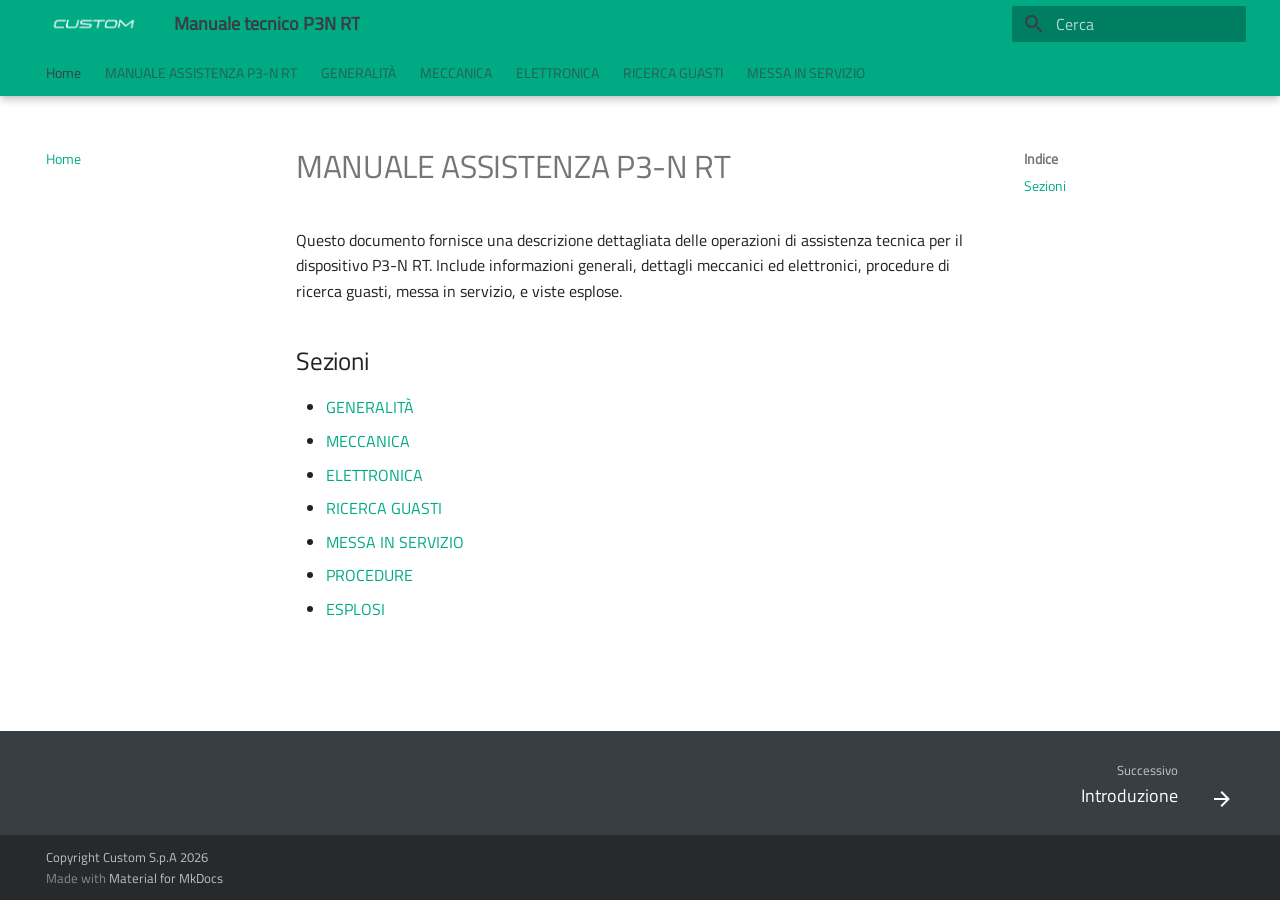
<file: index.html>
<!doctype html>
<html lang="it" class="no-js">
  <head>
    
      <meta charset="utf-8">
      <meta name="viewport" content="width=device-width,initial-scale=1">
      
      
        <meta name="author" content="Ivan Robuschi">
      
      
        <link rel="canonical" href="https://github.com/ivanrobuschi-custom/P3N_RT.git/">
      
      
      
        <link rel="next" href="index2/">
      
      
        
      
      
      <link rel="icon" href="assets/icons/favicon.png">
      <meta name="generator" content="mkdocs-1.6.1, mkdocs-material-9.7.6">
    
    
      
        <title>Manuale tecnico P3N RT</title>
      
    
    
      <link rel="stylesheet" href="assets/stylesheets/main.484c7ddc.min.css">
      
      


    
    
      
    
    
      
        
        
        <link rel="preconnect" href="https://fonts.gstatic.com" crossorigin>
        <link rel="stylesheet" href="https://fonts.googleapis.com/css?family=Roboto:300,300i,400,400i,700,700i%7CRoboto+Mono:400,400i,700,700i&display=fallback">
        <style>:root{--md-text-font:"Roboto";--md-code-font:"Roboto Mono"}</style>
      
    
    
      <link rel="stylesheet" href="stylesheets/extra.css">
    
    <script>__md_scope=new URL(".",location),__md_hash=e=>[...e].reduce(((e,_)=>(e<<5)-e+_.charCodeAt(0)),0),__md_get=(e,_=localStorage,t=__md_scope)=>JSON.parse(_.getItem(t.pathname+"."+e)),__md_set=(e,_,t=localStorage,a=__md_scope)=>{try{t.setItem(a.pathname+"."+e,JSON.stringify(_))}catch(e){}}</script>
    
      

    
    
  </head>
  
  
    <body dir="ltr">
  
    
    <input class="md-toggle" data-md-toggle="drawer" type="checkbox" id="__drawer" autocomplete="off">
    <input class="md-toggle" data-md-toggle="search" type="checkbox" id="__search" autocomplete="off">
    <label class="md-overlay" for="__drawer"></label>
    <div data-md-component="skip">
      
        
        <a href="#manuale-assistenza-p3-n-rt" class="md-skip">
          Vai al contenuto
        </a>
      
    </div>
    <div data-md-component="announce">
      
    </div>
    
    
      

  

<header class="md-header md-header--shadow md-header--lifted" data-md-component="header">
  <nav class="md-header__inner md-grid" aria-label="Intestazione">
    <a href="." title="Manuale tecnico P3N RT" class="md-header__button md-logo" aria-label="Manuale tecnico P3N RT" data-md-component="logo">
      
  <img src="assets/icons/logo.png" alt="logo">

    </a>
    <label class="md-header__button md-icon" for="__drawer">
      
      <svg xmlns="http://www.w3.org/2000/svg" viewBox="0 0 24 24"><path d="M3 6h18v2H3zm0 5h18v2H3zm0 5h18v2H3z"/></svg>
    </label>
    <div class="md-header__title" data-md-component="header-title">
      <div class="md-header__ellipsis">
        <div class="md-header__topic">
          <span class="md-ellipsis">
            Manuale tecnico P3N RT
          </span>
        </div>
        <div class="md-header__topic" data-md-component="header-topic">
          <span class="md-ellipsis">
            
              Home
            
          </span>
        </div>
      </div>
    </div>
    
    
      <script>var palette=__md_get("__palette");if(palette&&palette.color){if("(prefers-color-scheme)"===palette.color.media){var media=matchMedia("(prefers-color-scheme: light)"),input=document.querySelector(media.matches?"[data-md-color-media='(prefers-color-scheme: light)']":"[data-md-color-media='(prefers-color-scheme: dark)']");palette.color.media=input.getAttribute("data-md-color-media"),palette.color.scheme=input.getAttribute("data-md-color-scheme"),palette.color.primary=input.getAttribute("data-md-color-primary"),palette.color.accent=input.getAttribute("data-md-color-accent")}for(var[key,value]of Object.entries(palette.color))document.body.setAttribute("data-md-color-"+key,value)}</script>
    
    
    
      
      
        <label class="md-header__button md-icon" for="__search">
          
          <svg xmlns="http://www.w3.org/2000/svg" viewBox="0 0 24 24"><path d="M9.5 3A6.5 6.5 0 0 1 16 9.5c0 1.61-.59 3.09-1.56 4.23l.27.27h.79l5 5-1.5 1.5-5-5v-.79l-.27-.27A6.52 6.52 0 0 1 9.5 16 6.5 6.5 0 0 1 3 9.5 6.5 6.5 0 0 1 9.5 3m0 2C7 5 5 7 5 9.5S7 14 9.5 14 14 12 14 9.5 12 5 9.5 5"/></svg>
        </label>
        <div class="md-search" data-md-component="search" role="dialog">
  <label class="md-search__overlay" for="__search"></label>
  <div class="md-search__inner" role="search">
    <form class="md-search__form" name="search">
      <input type="text" class="md-search__input" name="query" aria-label="Cerca" placeholder="Cerca" autocapitalize="off" autocorrect="off" autocomplete="off" spellcheck="false" data-md-component="search-query" required>
      <label class="md-search__icon md-icon" for="__search">
        
        <svg xmlns="http://www.w3.org/2000/svg" viewBox="0 0 24 24"><path d="M9.5 3A6.5 6.5 0 0 1 16 9.5c0 1.61-.59 3.09-1.56 4.23l.27.27h.79l5 5-1.5 1.5-5-5v-.79l-.27-.27A6.52 6.52 0 0 1 9.5 16 6.5 6.5 0 0 1 3 9.5 6.5 6.5 0 0 1 9.5 3m0 2C7 5 5 7 5 9.5S7 14 9.5 14 14 12 14 9.5 12 5 9.5 5"/></svg>
        
        <svg xmlns="http://www.w3.org/2000/svg" viewBox="0 0 24 24"><path d="M20 11v2H8l5.5 5.5-1.42 1.42L4.16 12l7.92-7.92L13.5 5.5 8 11z"/></svg>
      </label>
      <nav class="md-search__options" aria-label="Cerca">
        
          <a href="javascript:void(0)" class="md-search__icon md-icon" title="Condividi" aria-label="Condividi" data-clipboard data-clipboard-text="" data-md-component="search-share" tabindex="-1">
            
            <svg xmlns="http://www.w3.org/2000/svg" viewBox="0 0 24 24"><path d="M18 16.08c-.76 0-1.44.3-1.96.77L8.91 12.7c.05-.23.09-.46.09-.7s-.04-.47-.09-.7l7.05-4.11c.54.5 1.25.81 2.04.81a3 3 0 0 0 3-3 3 3 0 0 0-3-3 3 3 0 0 0-3 3c0 .24.04.47.09.7L8.04 9.81C7.5 9.31 6.79 9 6 9a3 3 0 0 0-3 3 3 3 0 0 0 3 3c.79 0 1.5-.31 2.04-.81l7.12 4.15c-.05.21-.08.43-.08.66 0 1.61 1.31 2.91 2.92 2.91s2.92-1.3 2.92-2.91A2.92 2.92 0 0 0 18 16.08"/></svg>
          </a>
        
        <button type="reset" class="md-search__icon md-icon" title="Cancella" aria-label="Cancella" tabindex="-1">
          
          <svg xmlns="http://www.w3.org/2000/svg" viewBox="0 0 24 24"><path d="M19 6.41 17.59 5 12 10.59 6.41 5 5 6.41 10.59 12 5 17.59 6.41 19 12 13.41 17.59 19 19 17.59 13.41 12z"/></svg>
        </button>
      </nav>
      
        <div class="md-search__suggest" data-md-component="search-suggest"></div>
      
    </form>
    <div class="md-search__output">
      <div class="md-search__scrollwrap" tabindex="0" data-md-scrollfix>
        <div class="md-search-result" data-md-component="search-result">
          <div class="md-search-result__meta">
            Inizializza la ricerca
          </div>
          <ol class="md-search-result__list" role="presentation"></ol>
        </div>
      </div>
    </div>
  </div>
</div>
      
    
    
  </nav>
  
    
      
<nav class="md-tabs" aria-label="Tabs" data-md-component="tabs">
  <div class="md-grid">
    <ul class="md-tabs__list">
      
        
  
  
  
    
  
  
    <li class="md-tabs__item md-tabs__item--active">
      <a href="." class="md-tabs__link">
        
  
  
    
  
  Home

      </a>
    </li>
  

      
        
  
  
  
  
    
    
      <li class="md-tabs__item">
        <a href="index2/" class="md-tabs__link">
          
  
  
    
  
  MANUALE ASSISTENZA P3-N RT

        </a>
      </li>
    
  

      
        
  
  
  
  
    <li class="md-tabs__item">
      <a href="generalita/" class="md-tabs__link">
        
  
  
    
  
  GENERALITÀ

      </a>
    </li>
  

      
        
  
  
  
  
    <li class="md-tabs__item">
      <a href="meccanica/" class="md-tabs__link">
        
  
  
    
  
  MECCANICA

      </a>
    </li>
  

      
        
  
  
  
  
    <li class="md-tabs__item">
      <a href="elettronica/" class="md-tabs__link">
        
  
  
    
  
  ELETTRONICA

      </a>
    </li>
  

      
        
  
  
  
  
    <li class="md-tabs__item">
      <a href="ricerca-guasti/" class="md-tabs__link">
        
  
  
    
  
  RICERCA GUASTI

      </a>
    </li>
  

      
        
  
  
  
  
    
    
      <li class="md-tabs__item">
        <a href="procedure/" class="md-tabs__link">
          
  
  
    
  
  MESSA IN SERVIZIO

        </a>
      </li>
    
  

      
    </ul>
  </div>
</nav>
    
  
</header>
    
    <div class="md-container" data-md-component="container">
      
      
        
      
      <main class="md-main" data-md-component="main">
        <div class="md-main__inner md-grid">
          
            
              
              <div class="md-sidebar md-sidebar--primary" data-md-component="sidebar" data-md-type="navigation" >
                <div class="md-sidebar__scrollwrap">
                  <div class="md-sidebar__inner">
                    


  


<nav class="md-nav md-nav--primary md-nav--lifted" aria-label="Navigazione" data-md-level="0">
  <label class="md-nav__title" for="__drawer">
    <a href="." title="Manuale tecnico P3N RT" class="md-nav__button md-logo" aria-label="Manuale tecnico P3N RT" data-md-component="logo">
      
  <img src="assets/icons/logo.png" alt="logo">

    </a>
    Manuale tecnico P3N RT
  </label>
  
  <ul class="md-nav__list" data-md-scrollfix>
    
      
      
  
  
    
  
  
  
    <li class="md-nav__item md-nav__item--active">
      
      <input class="md-nav__toggle md-toggle" type="checkbox" id="__toc">
      
      
        
      
      
        <label class="md-nav__link md-nav__link--active" for="__toc">
          
  
  
  <span class="md-ellipsis">
    
  
    Home
  

    
  </span>
  
  

          <span class="md-nav__icon md-icon"></span>
        </label>
      
      <a href="." class="md-nav__link md-nav__link--active">
        
  
  
  <span class="md-ellipsis">
    
  
    Home
  

    
  </span>
  
  

      </a>
      
        

<nav class="md-nav md-nav--secondary" aria-label="Indice">
  
  
  
    
  
  
    <label class="md-nav__title" for="__toc">
      <span class="md-nav__icon md-icon"></span>
      Indice
    </label>
    <ul class="md-nav__list" data-md-component="toc" data-md-scrollfix>
      
        <li class="md-nav__item">
  <a href="#sezioni" class="md-nav__link">
    <span class="md-ellipsis">
      
        Sezioni
      
    </span>
  </a>
  
</li>
      
    </ul>
  
</nav>
      
    </li>
  

    
      
      
  
  
  
  
    
    
      
        
      
    
    
    
      
      
        
      
    
    
      
        
        
      
    
    <li class="md-nav__item md-nav__item--pruned md-nav__item--nested">
      
        
  
  
  
    <a href="index2/" class="md-nav__link">
      
  
  
  <span class="md-ellipsis">
    
  
    MANUALE ASSISTENZA P3-N RT
  

    
  </span>
  
  

      
        <span class="md-nav__icon md-icon"></span>
      
    </a>
  

      
    </li>
  

    
      
      
  
  
  
  
    <li class="md-nav__item">
      <a href="generalita/" class="md-nav__link">
        
  
  
  <span class="md-ellipsis">
    
  
    GENERALITÀ
  

    
  </span>
  
  

      </a>
    </li>
  

    
      
      
  
  
  
  
    <li class="md-nav__item">
      <a href="meccanica/" class="md-nav__link">
        
  
  
  <span class="md-ellipsis">
    
  
    MECCANICA
  

    
  </span>
  
  

      </a>
    </li>
  

    
      
      
  
  
  
  
    <li class="md-nav__item">
      <a href="elettronica/" class="md-nav__link">
        
  
  
  <span class="md-ellipsis">
    
  
    ELETTRONICA
  

    
  </span>
  
  

      </a>
    </li>
  

    
      
      
  
  
  
  
    <li class="md-nav__item">
      <a href="ricerca-guasti/" class="md-nav__link">
        
  
  
  <span class="md-ellipsis">
    
  
    RICERCA GUASTI
  

    
  </span>
  
  

      </a>
    </li>
  

    
      
      
  
  
  
  
    
    
      
        
      
        
      
    
    
    
      
      
        
      
    
    
      
        
        
      
    
    <li class="md-nav__item md-nav__item--pruned md-nav__item--nested">
      
        
  
  
  
    <a href="procedure/" class="md-nav__link">
      
  
  
  <span class="md-ellipsis">
    
  
    MESSA IN SERVIZIO
  

    
  </span>
  
  

      
        <span class="md-nav__icon md-icon"></span>
      
    </a>
  

      
    </li>
  

    
  </ul>
</nav>
                  </div>
                </div>
              </div>
            
            
              
              <div class="md-sidebar md-sidebar--secondary" data-md-component="sidebar" data-md-type="toc" >
                <div class="md-sidebar__scrollwrap">
                  <div class="md-sidebar__inner">
                    

<nav class="md-nav md-nav--secondary" aria-label="Indice">
  
  
  
    
  
  
    <label class="md-nav__title" for="__toc">
      <span class="md-nav__icon md-icon"></span>
      Indice
    </label>
    <ul class="md-nav__list" data-md-component="toc" data-md-scrollfix>
      
        <li class="md-nav__item">
  <a href="#sezioni" class="md-nav__link">
    <span class="md-ellipsis">
      
        Sezioni
      
    </span>
  </a>
  
</li>
      
    </ul>
  
</nav>
                  </div>
                </div>
              </div>
            
          
          
            <div class="md-content" data-md-component="content">
              
                



  


              
              <article class="md-content__inner md-typeset">
                
                  



<h1 id="manuale-assistenza-p3-n-rt">MANUALE ASSISTENZA P3-N RT</h1>
<p>Questo documento fornisce una descrizione dettagliata delle operazioni di assistenza tecnica per il dispositivo P3-N RT. Include informazioni generali, dettagli meccanici ed elettronici, procedure di ricerca guasti, messa in servizio, e viste esplose.</p>
<h2 id="sezioni">Sezioni</h2>
<ul>
<li><a href="generalita/">GENERALITÀ</a></li>
<li><a href="meccanica/">MECCANICA</a></li>
<li><a href="elettronica/">ELETTRONICA</a></li>
<li><a href="ricerca-guasti/">RICERCA GUASTI</a></li>
<li><a href="messa-in-servizio/">MESSA IN SERVIZIO</a></li>
<li><a href="procedure/">PROCEDURE</a></li>
<li><a href="esplosi/">ESPLOSI</a></li>
</ul>












                
              </article>
            </div>
          
          
<script>var target=document.getElementById(location.hash.slice(1));target&&target.name&&(target.checked=target.name.startsWith("__tabbed_"))</script>
        </div>
        
          <button type="button" class="md-top md-icon" data-md-component="top" hidden>
  
  <svg xmlns="http://www.w3.org/2000/svg" viewBox="0 0 24 24"><path d="M13 20h-2V8l-5.5 5.5-1.42-1.42L12 4.16l7.92 7.92-1.42 1.42L13 8z"/></svg>
  Torna su
</button>
        
      </main>
      
        <footer class="md-footer">
  
    
      
      <nav class="md-footer__inner md-grid" aria-label="Piede" >
        
        
          
          <a href="index2/" class="md-footer__link md-footer__link--next" aria-label="Successivo: Introduzione">
            <div class="md-footer__title">
              <span class="md-footer__direction">
                Successivo
              </span>
              <div class="md-ellipsis">
                Introduzione
              </div>
            </div>
            <div class="md-footer__button md-icon">
              
              <svg xmlns="http://www.w3.org/2000/svg" viewBox="0 0 24 24"><path d="M4 11v2h12l-5.5 5.5 1.42 1.42L19.84 12l-7.92-7.92L10.5 5.5 16 11z"/></svg>
            </div>
          </a>
        
      </nav>
    
  
  <div class="md-footer-meta md-typeset">
    <div class="md-footer-meta__inner md-grid">
      <div class="md-copyright">
  
    <div class="md-copyright__highlight">
      Copyright Custom S.p.A 2026
    </div>
  
  
    Made with
    <a href="https://squidfunk.github.io/mkdocs-material/" target="_blank" rel="noopener">
      Material for MkDocs
    </a>
  
</div>
      
    </div>
  </div>
</footer>
      
    </div>
    <div class="md-dialog" data-md-component="dialog">
      <div class="md-dialog__inner md-typeset"></div>
    </div>
    
      <div class="md-progress" data-md-component="progress" role="progressbar"></div>
    
    
    
      
      
      <script id="__config" type="application/json">{"annotate": null, "base": ".", "features": ["navigation.instant", "navigation.instant.prefetch", "navigation.instant.preview", "navigation.instant.progress", "navigation.tracking", "navigation.tabs", "navigation.tabs.sticky", "navigation.path", "navigation.sections", "navigation.prune", "navigation.indexes", "navigation.top", "search.suggest", "search.highlight", "search.share", "navigation.footer"], "search": "assets/javascripts/workers/search.2c215733.min.js", "tags": null, "translations": {"clipboard.copied": "Copiato", "clipboard.copy": "Copia", "search.result.more.one": "1 altro in questa pagina", "search.result.more.other": "# altri in questa pagina", "search.result.none": "Nessun documento trovato", "search.result.one": "1 documento trovato", "search.result.other": "# documenti trovati", "search.result.placeholder": "Scrivi per iniziare a cercare", "search.result.term.missing": "Non presente", "select.version": "Seleziona la versione"}, "version": null}</script>
    
    
      <script src="assets/javascripts/bundle.79ae519e.min.js"></script>
      
    
  </body>
</html>
</file>
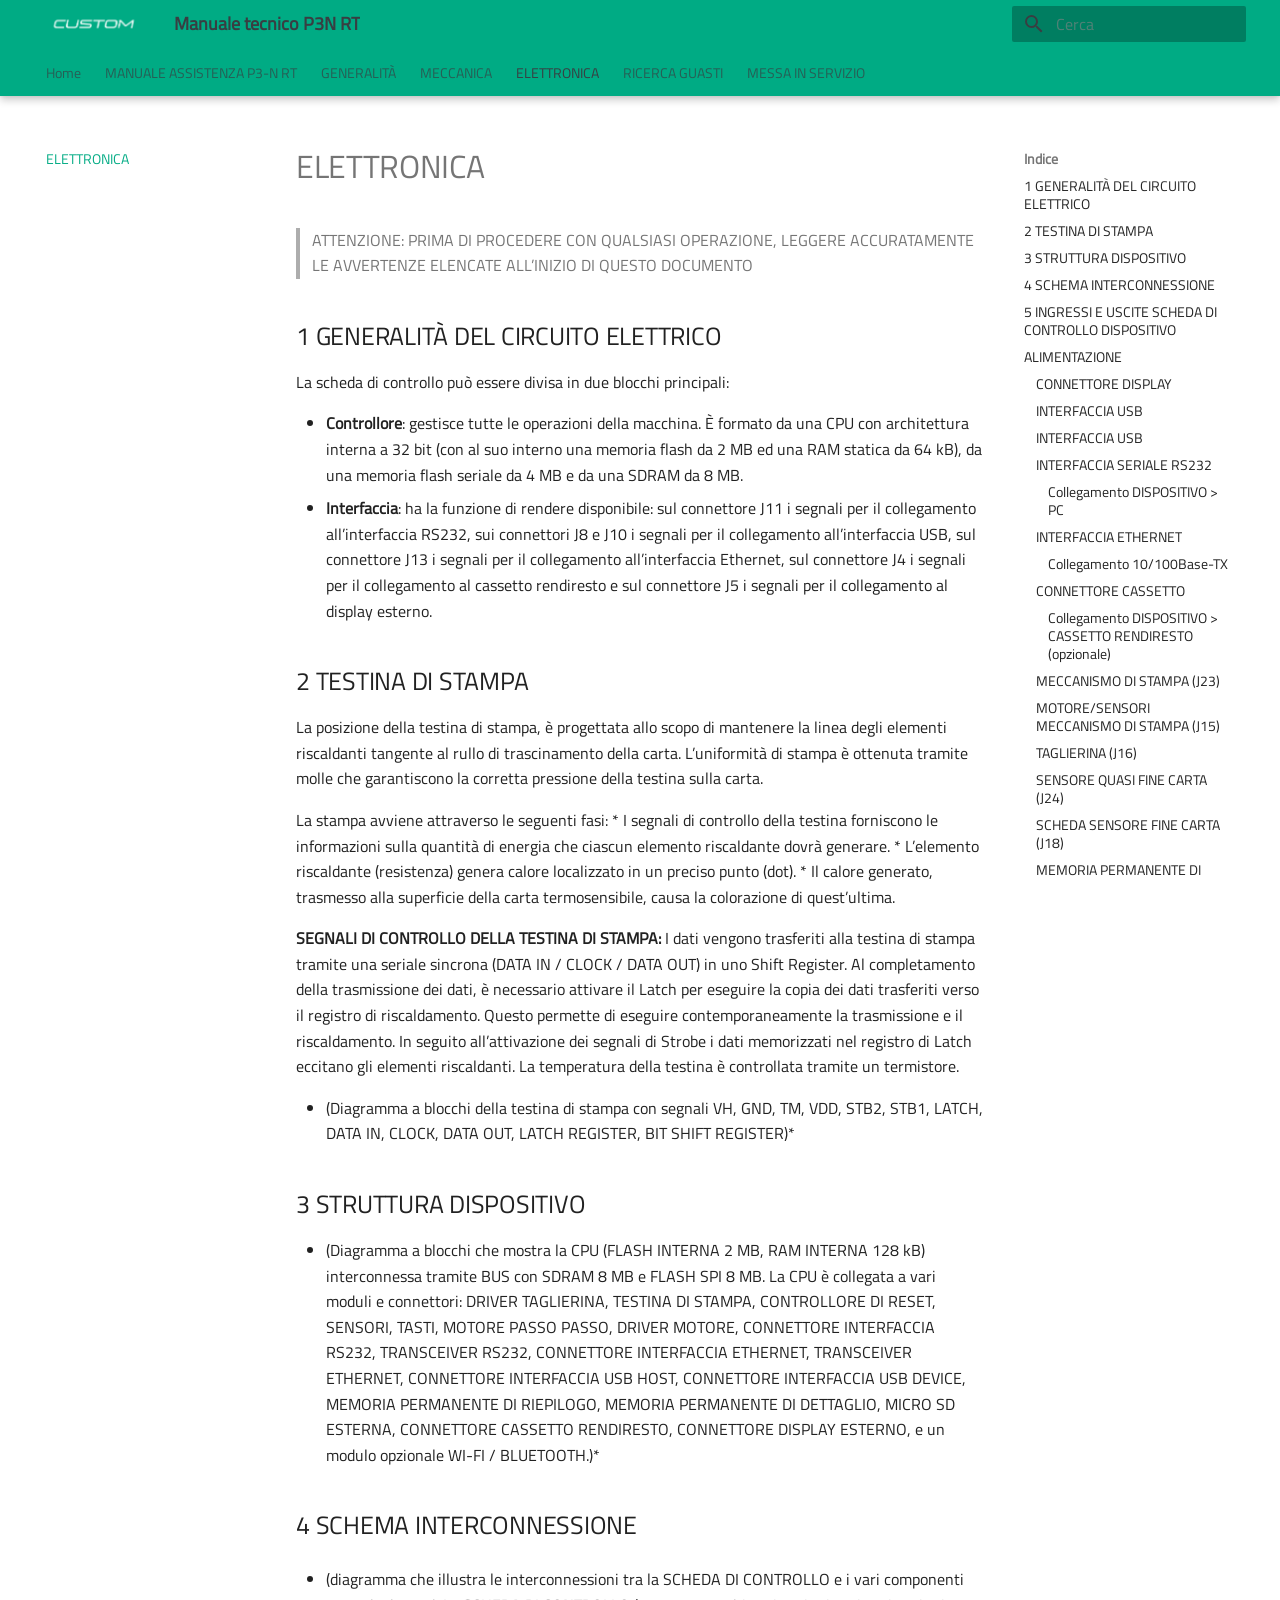
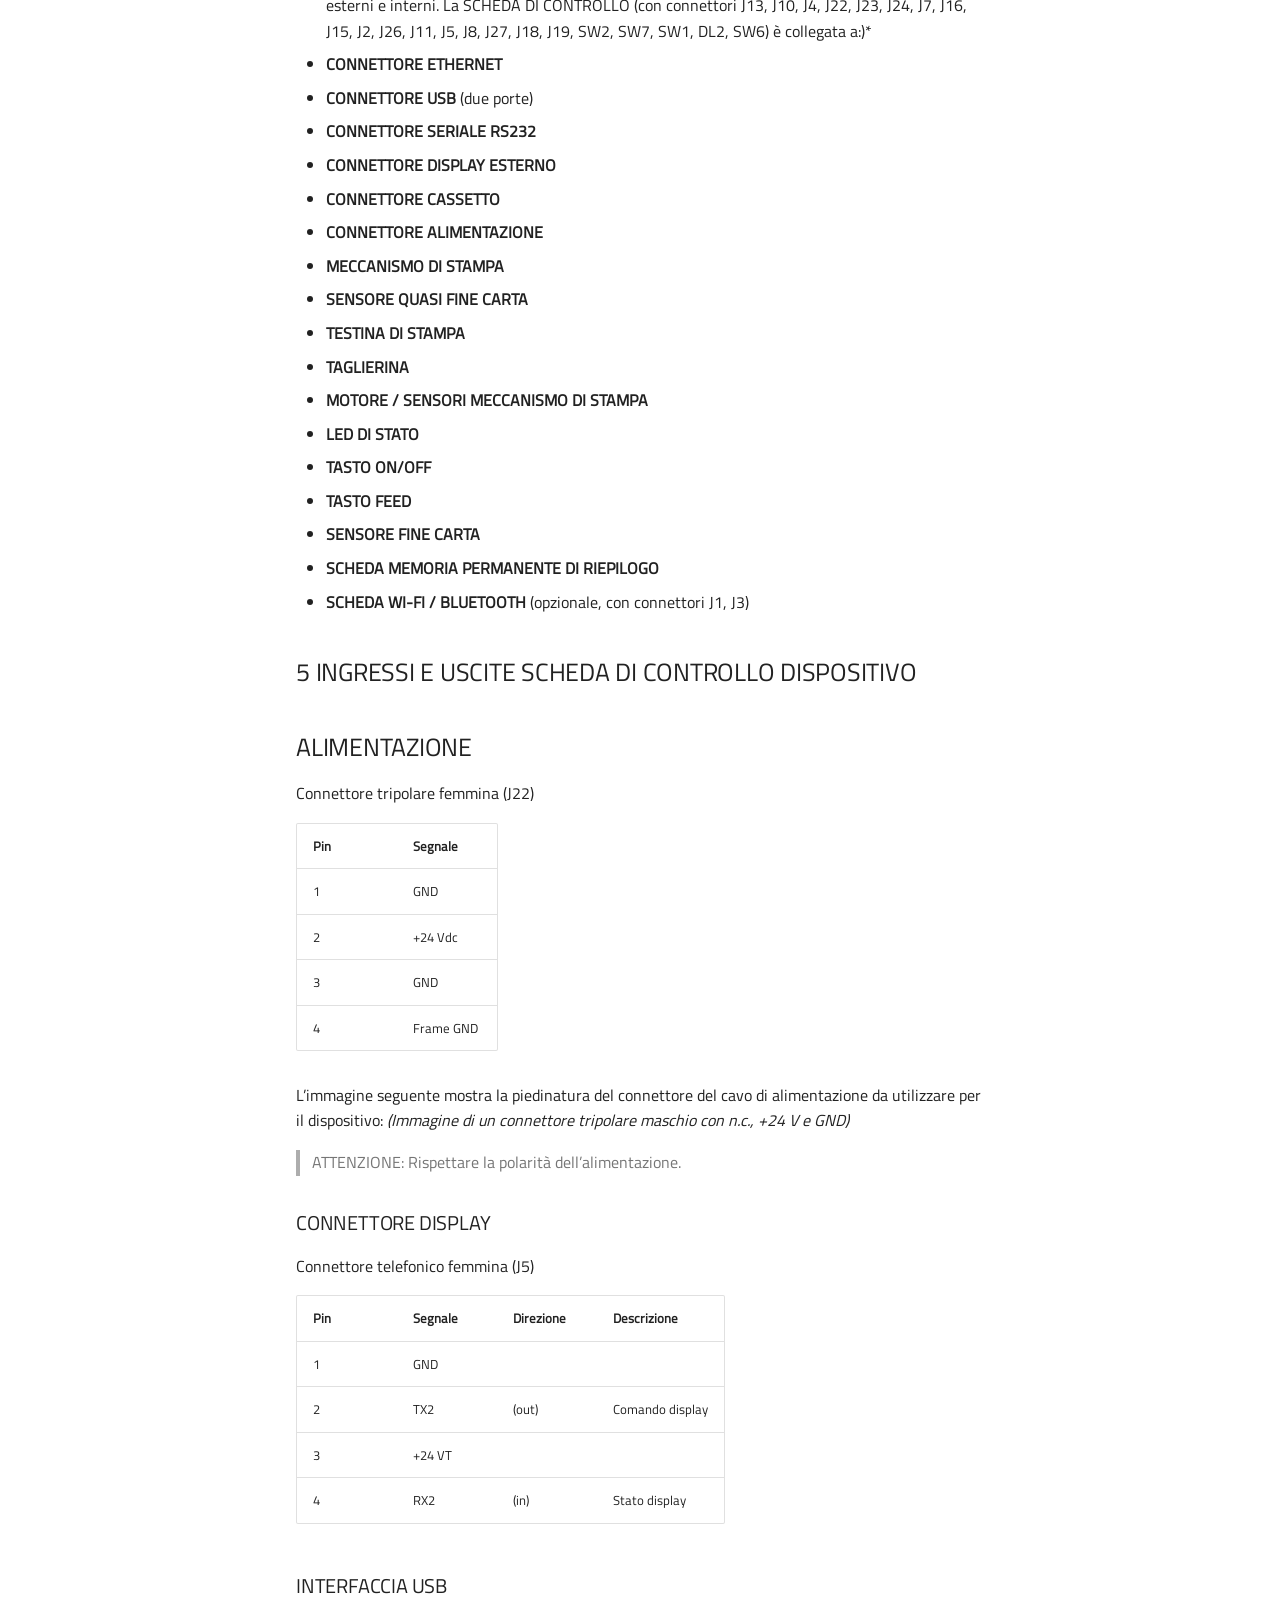
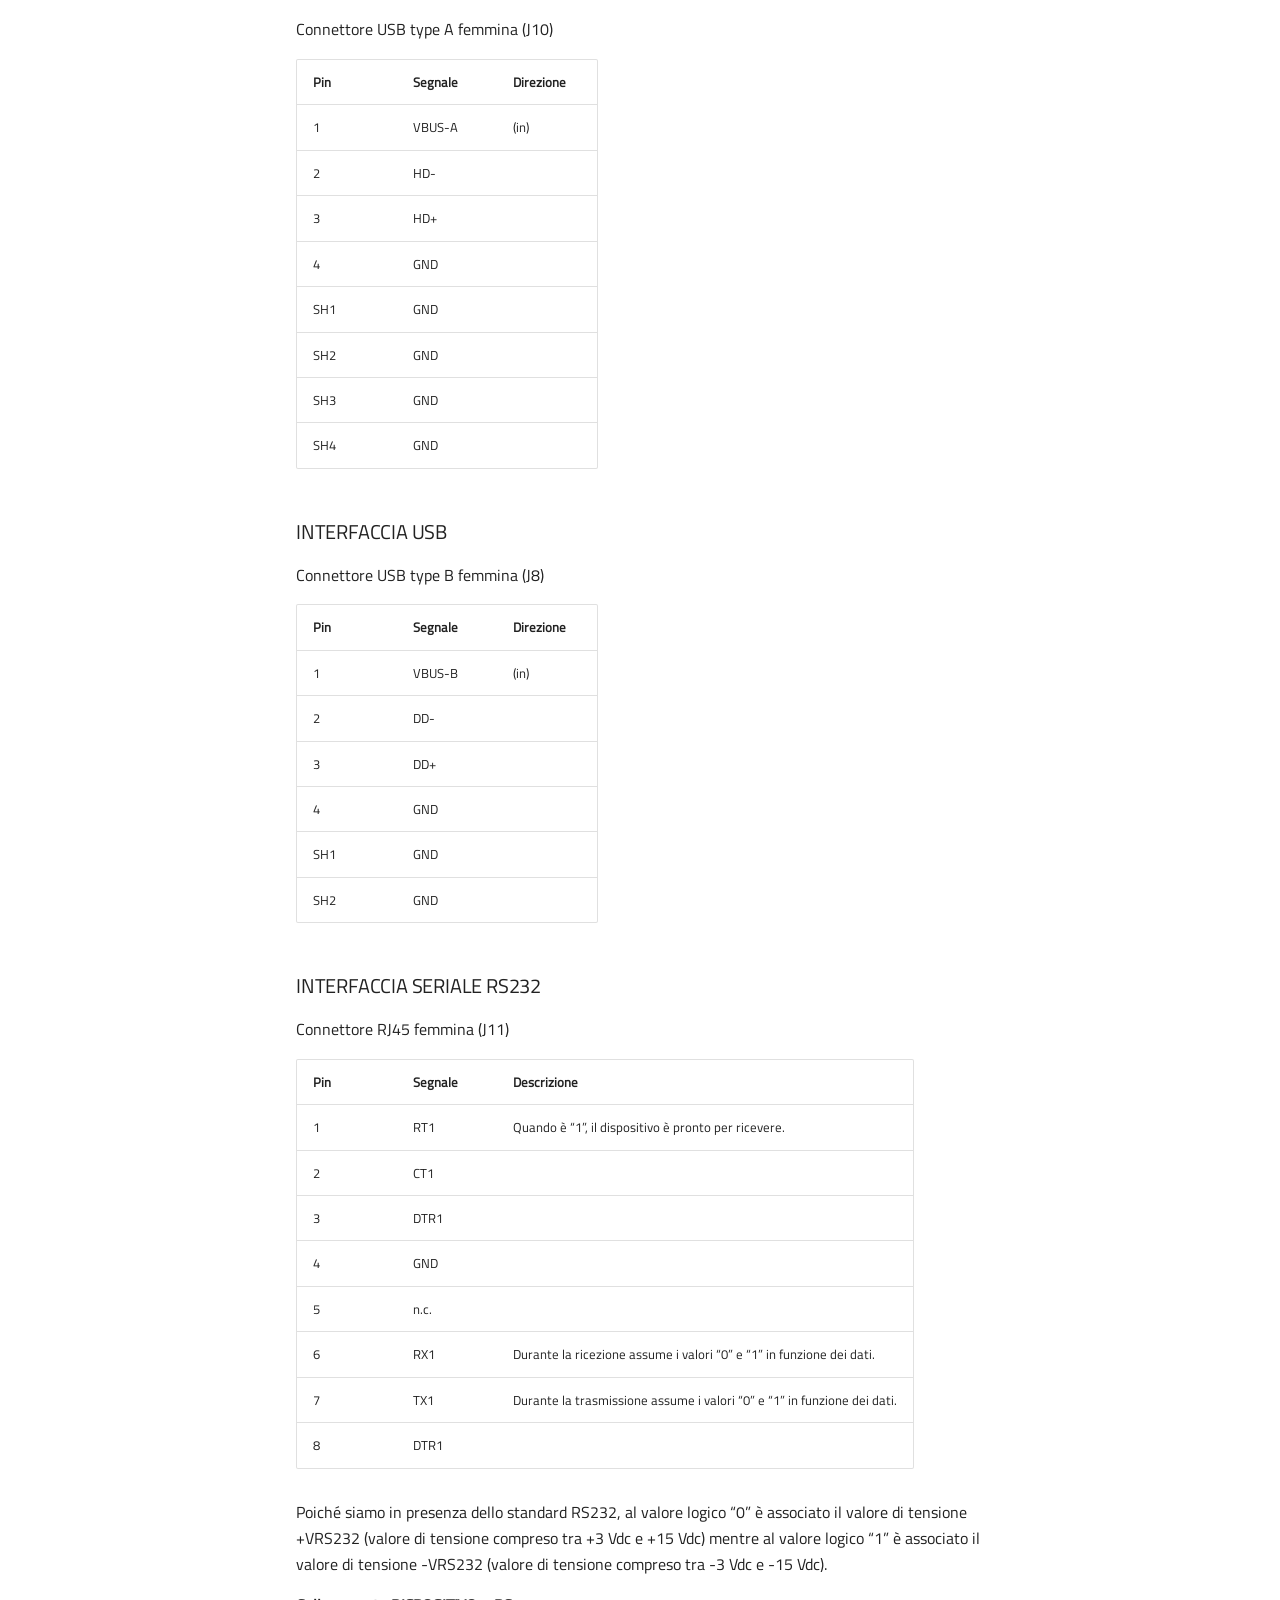
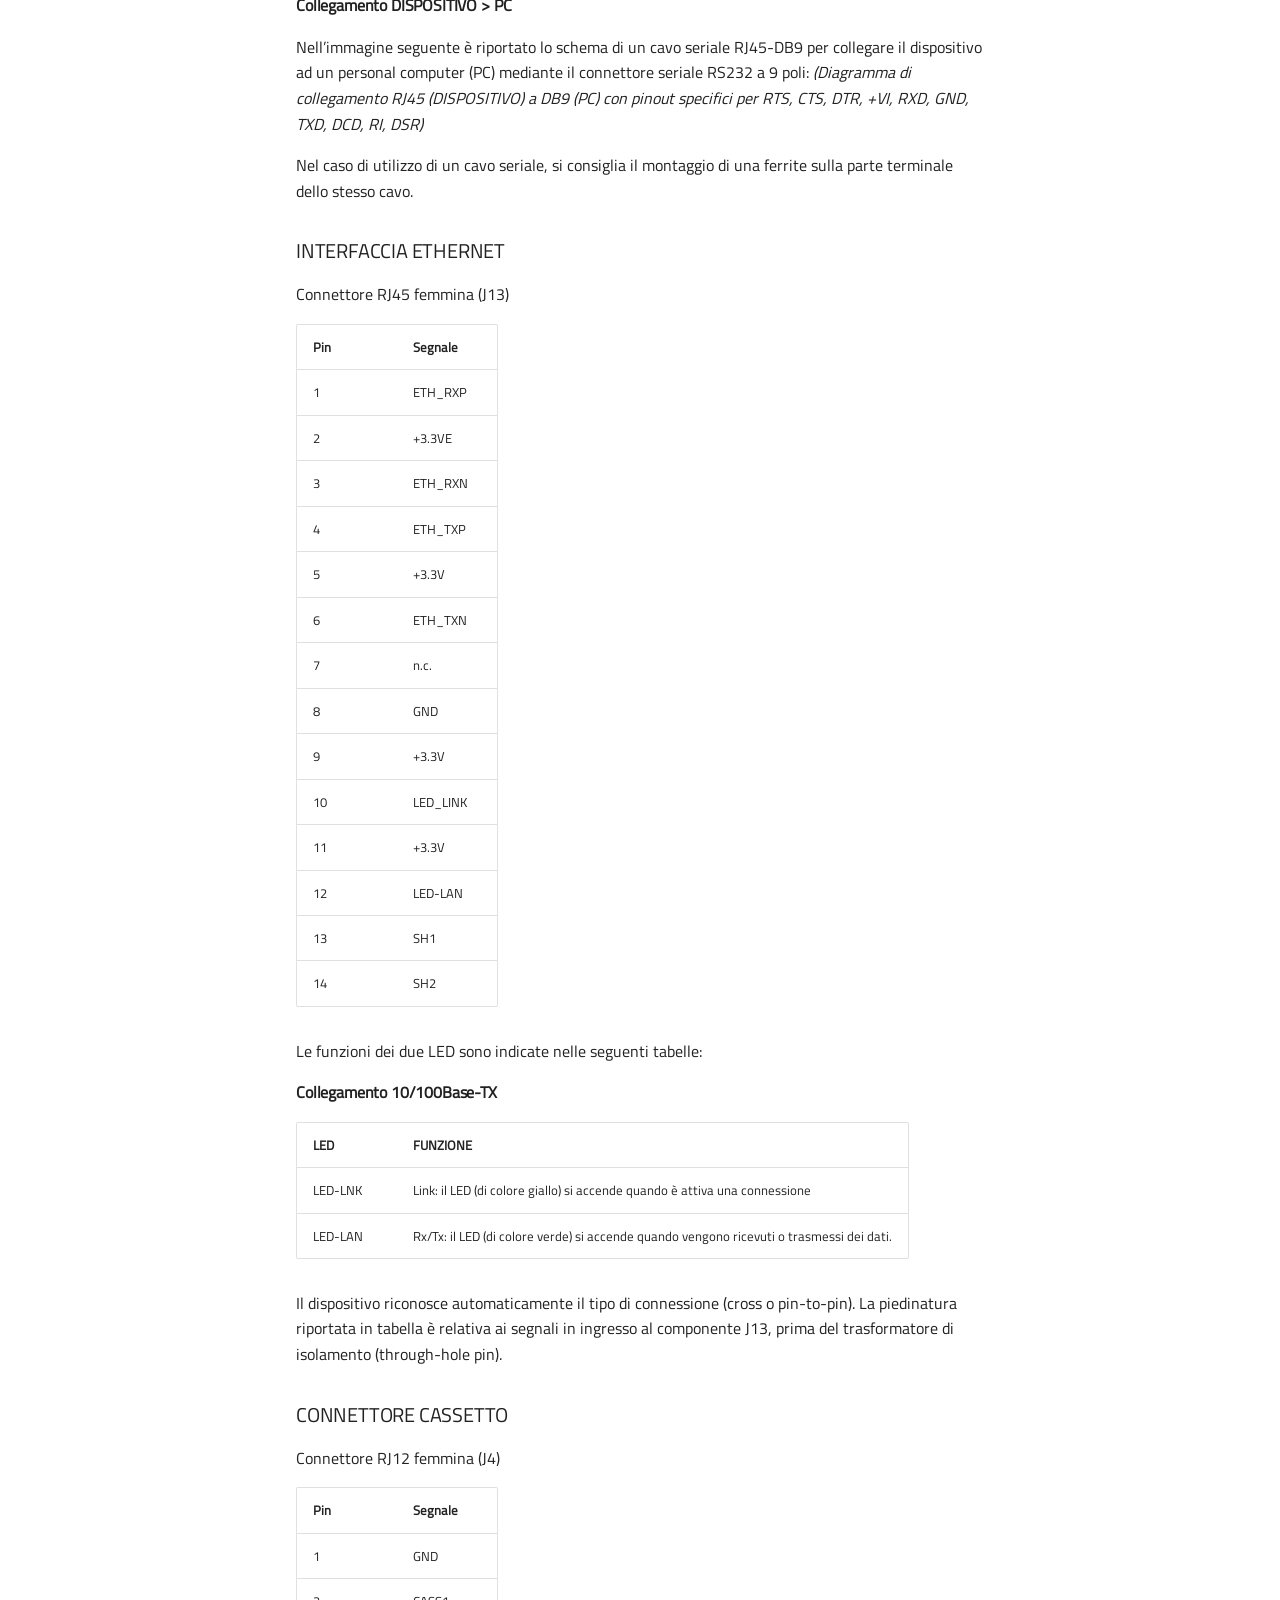
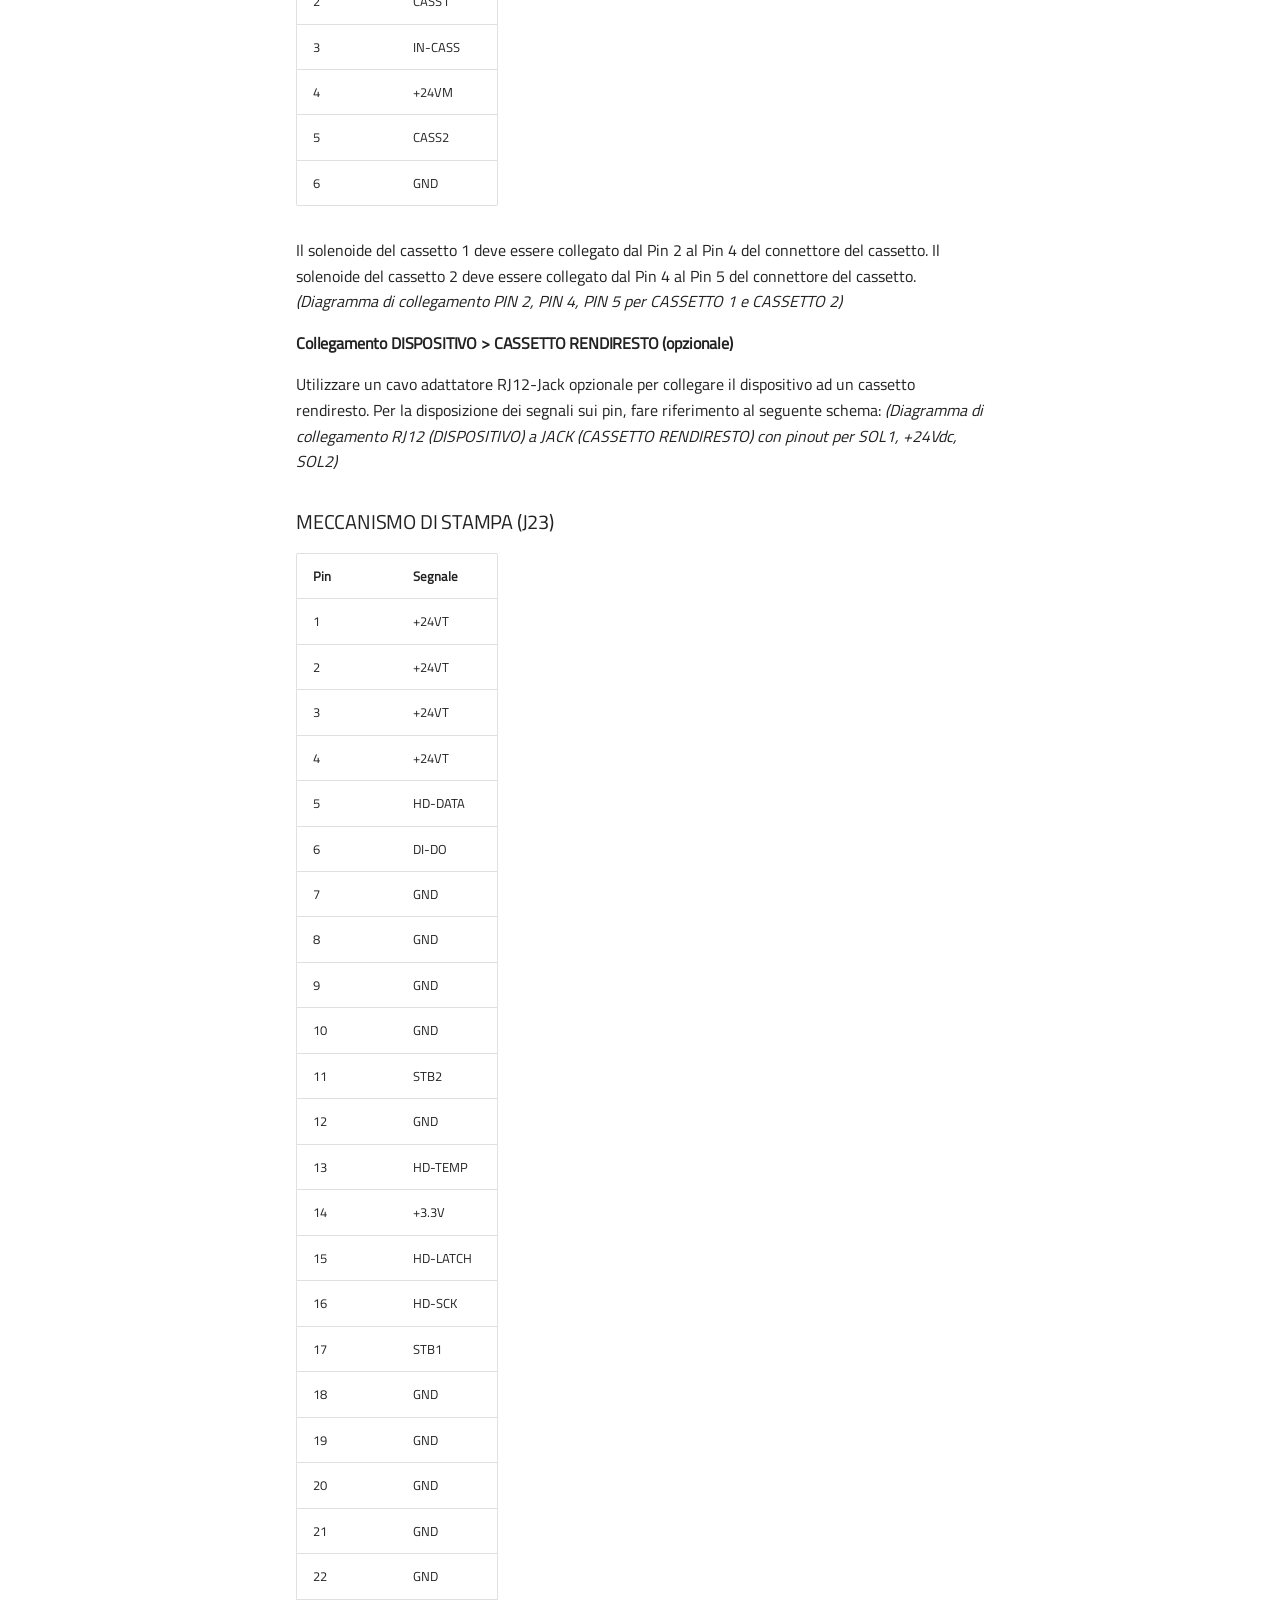
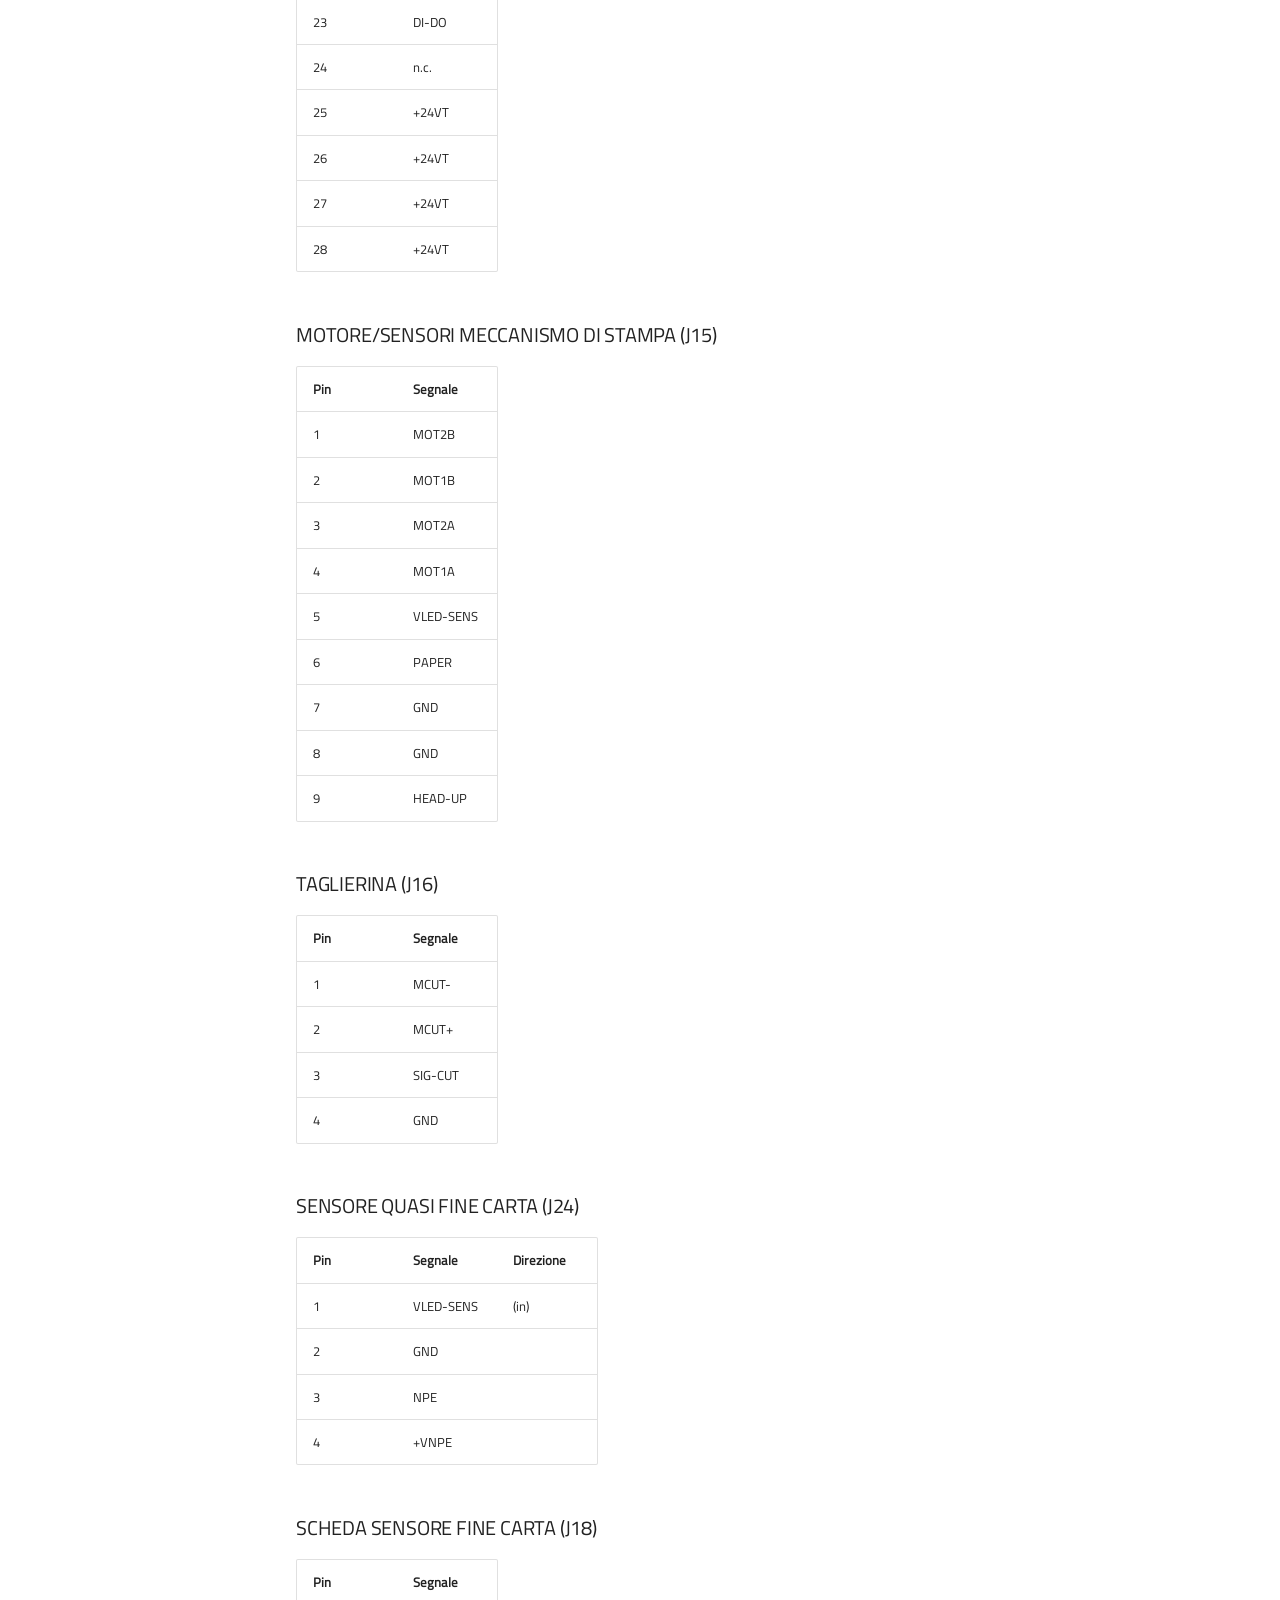
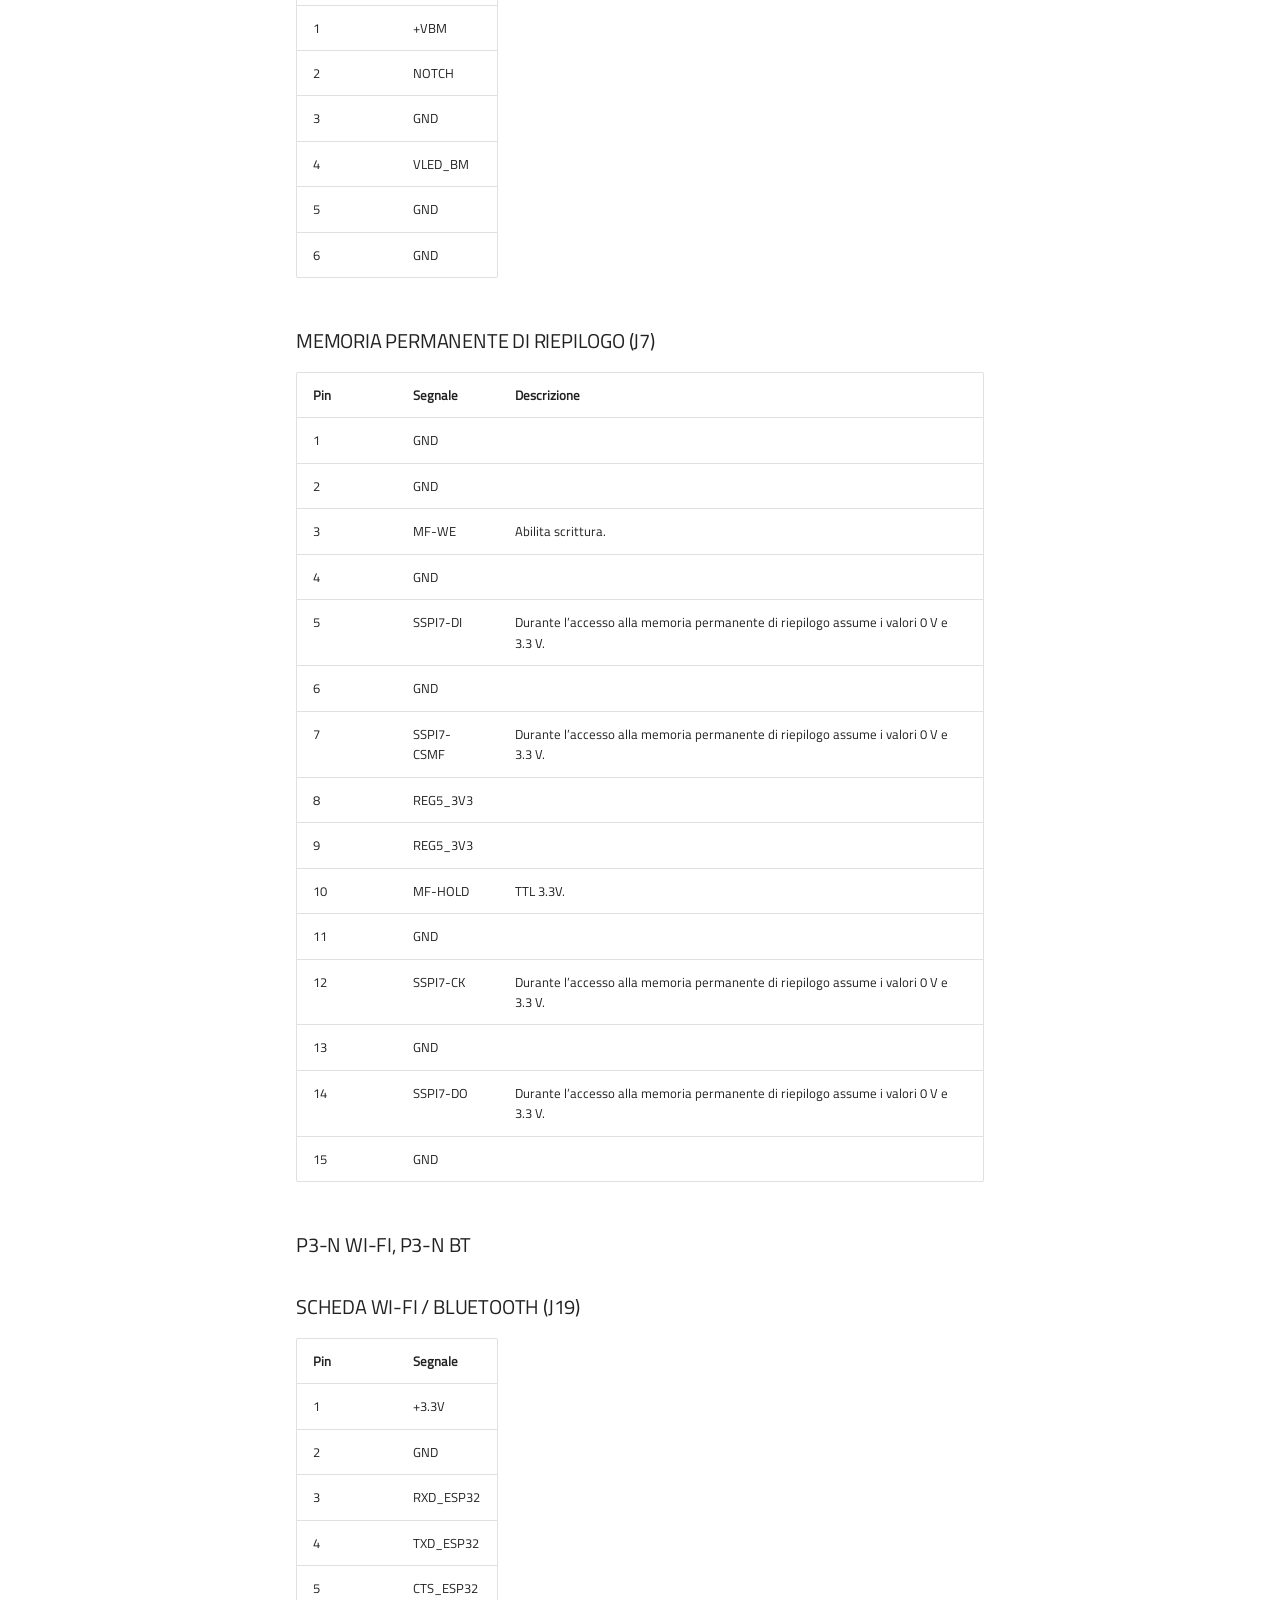
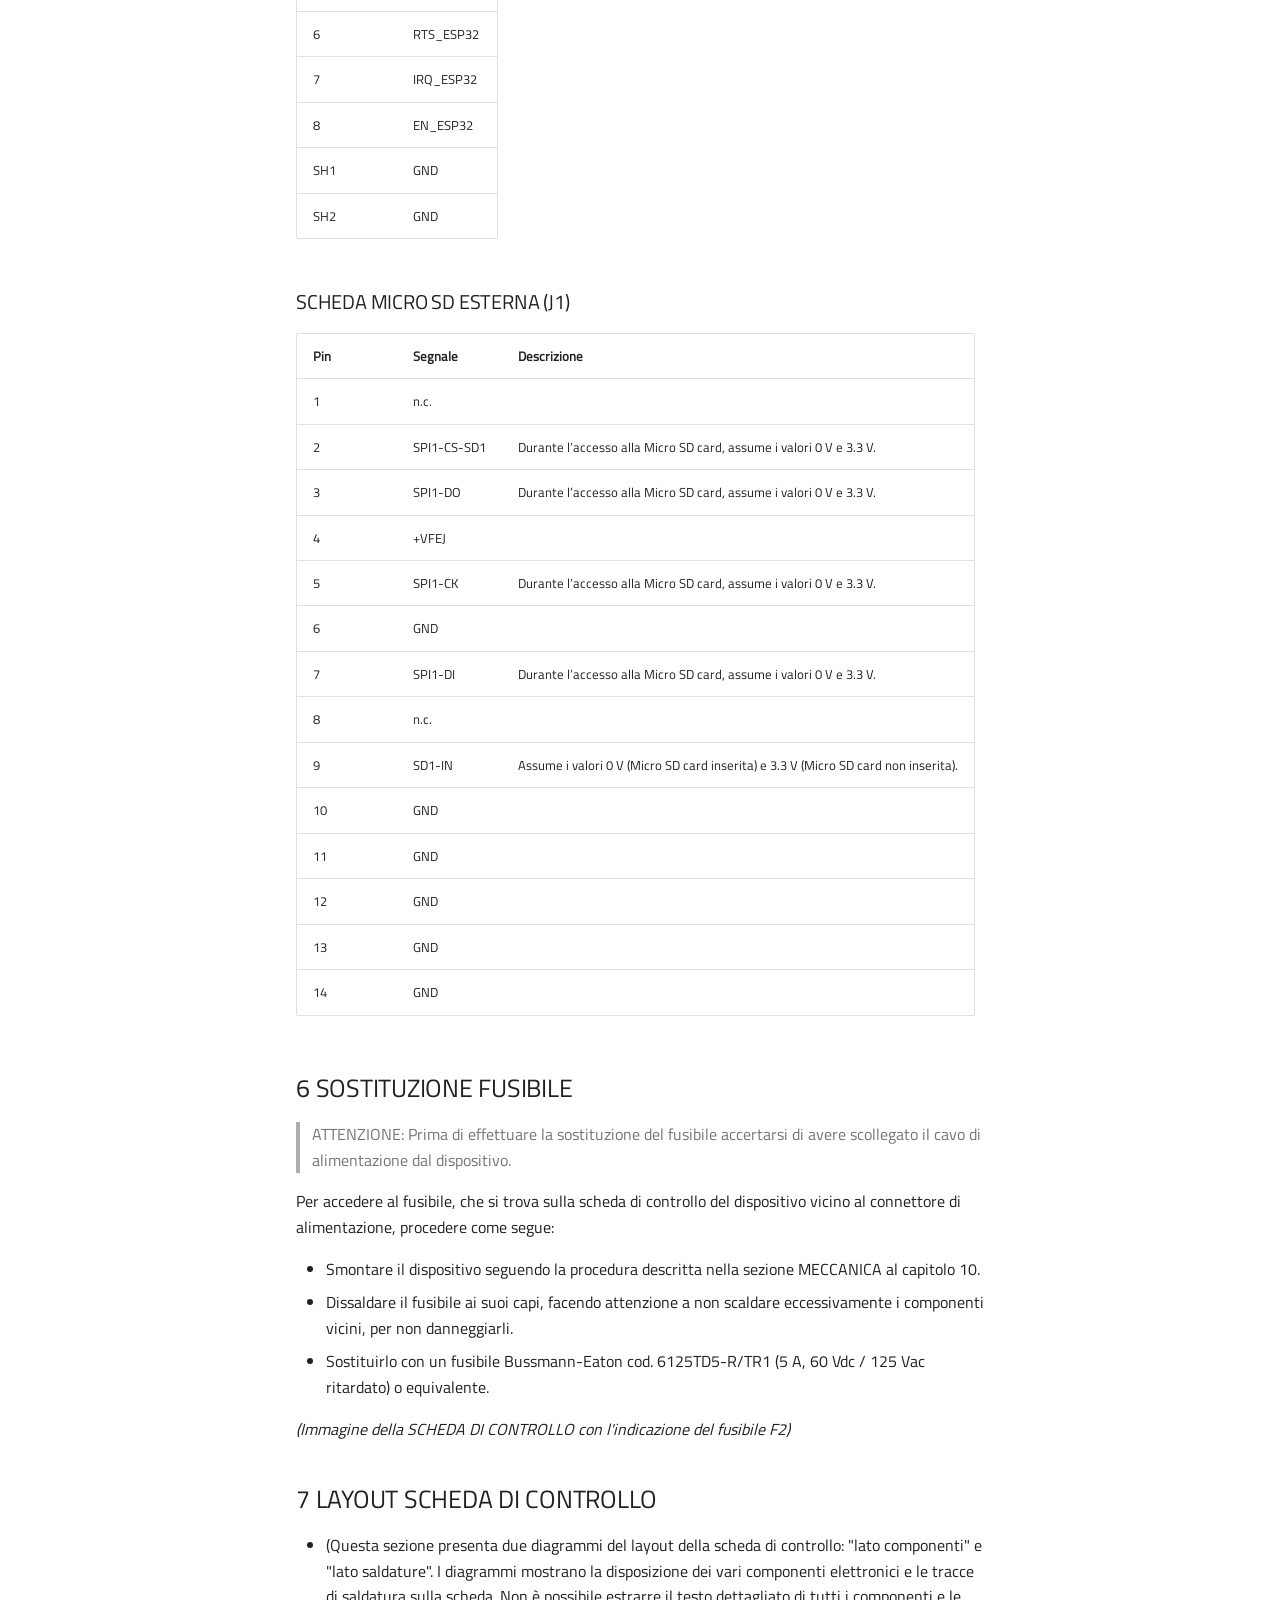
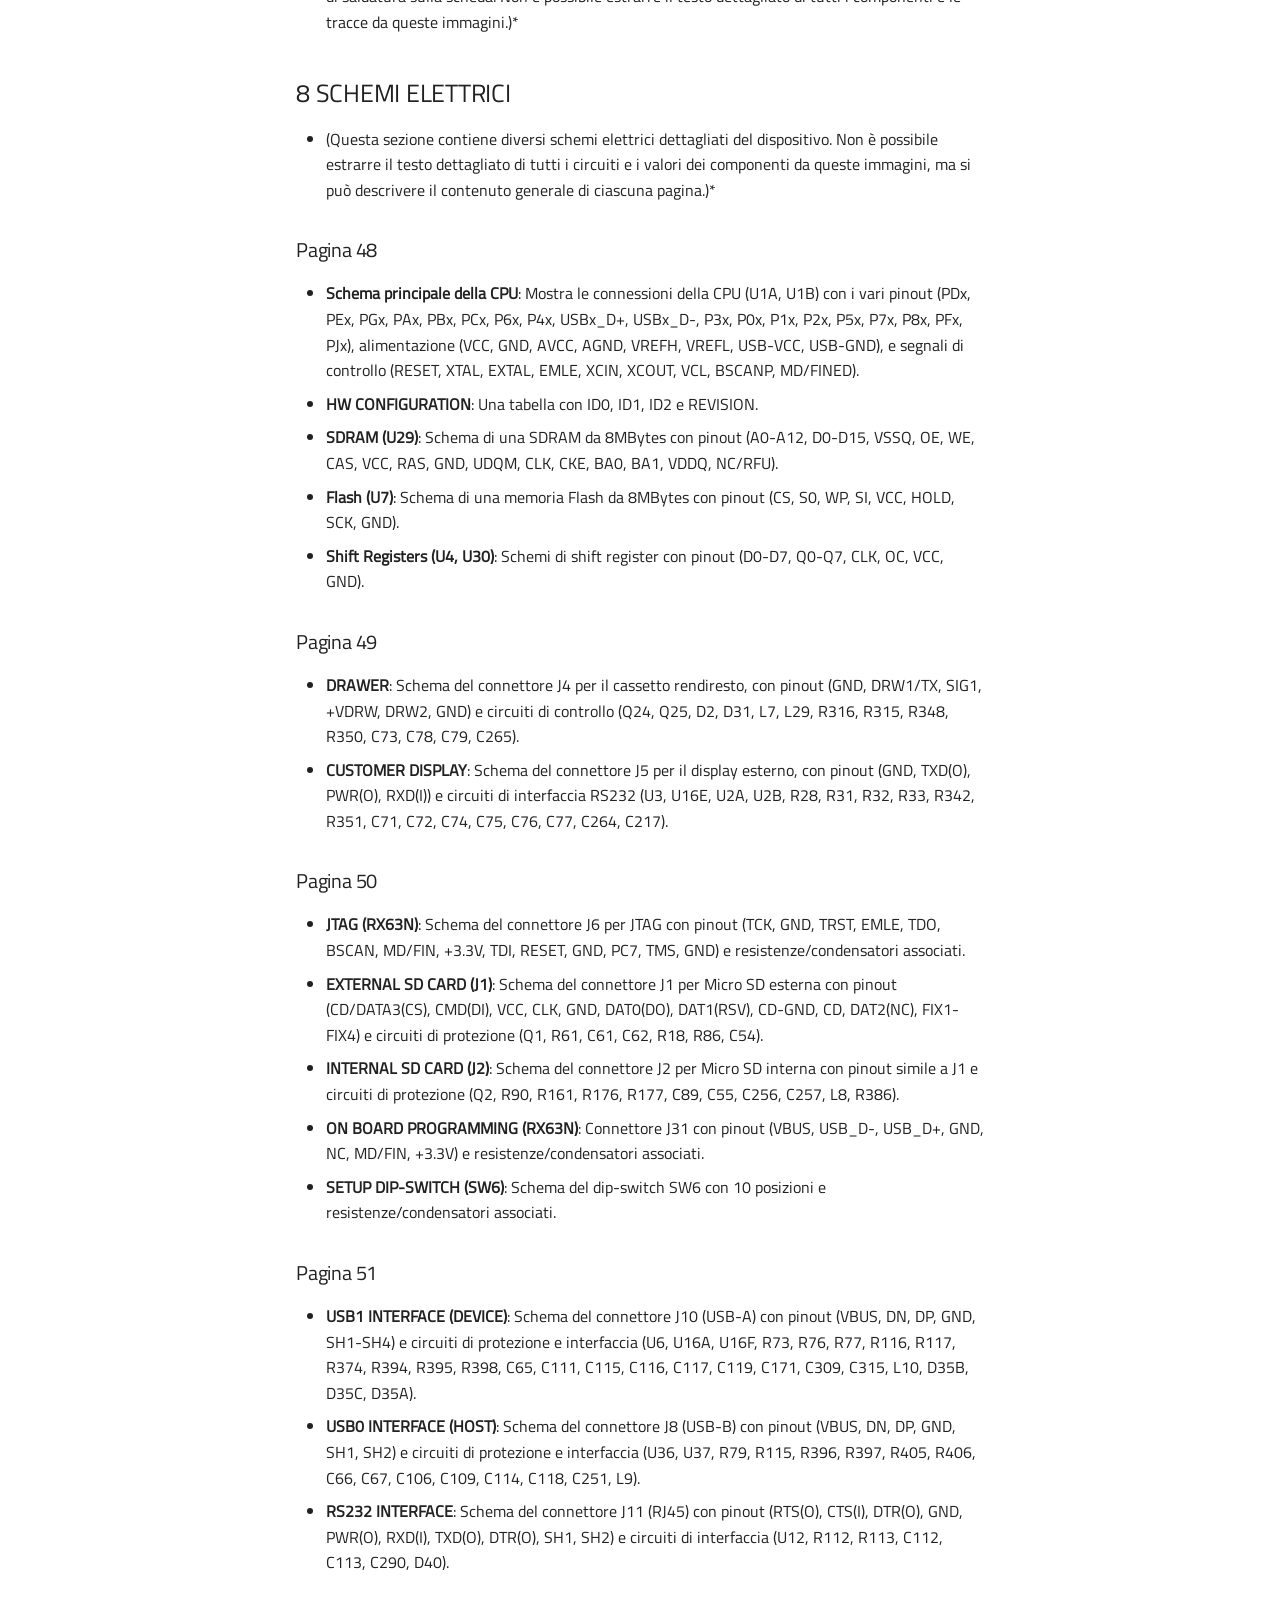
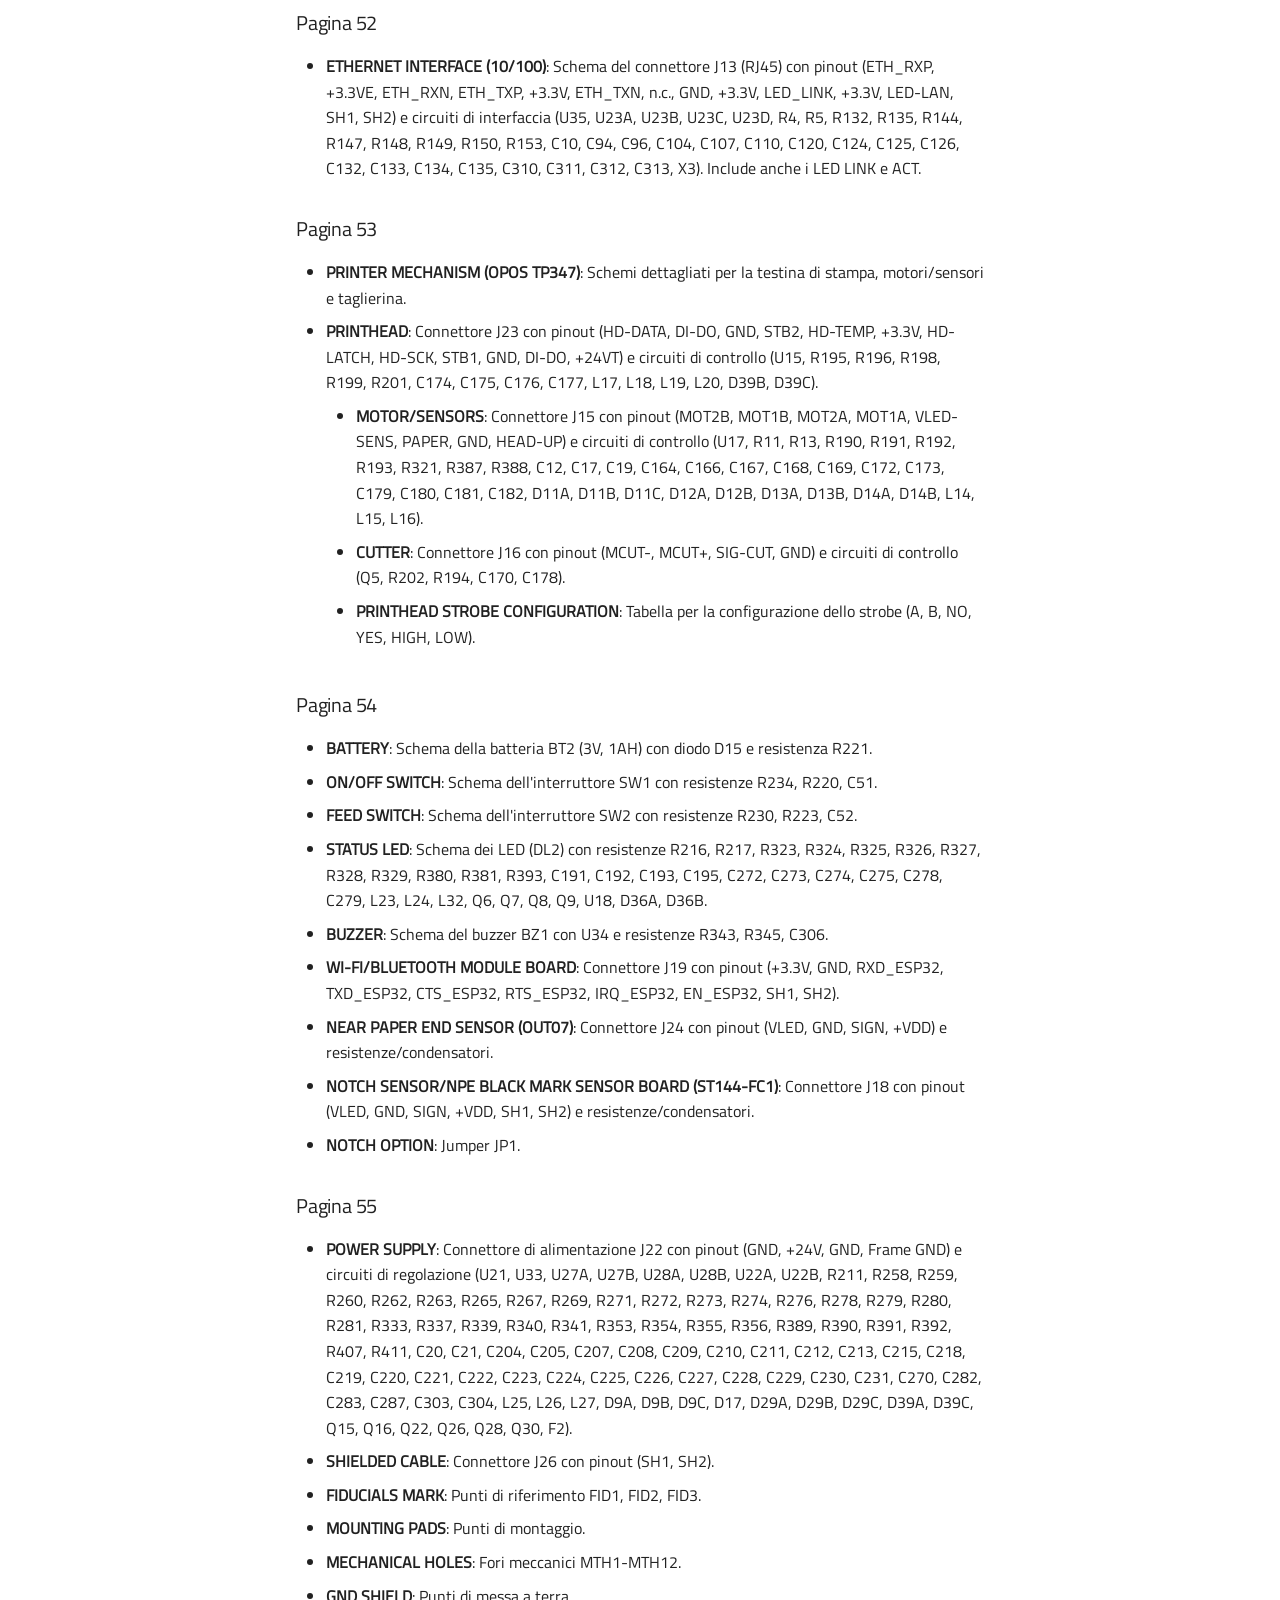
<file: elettronica/index.html>
<!doctype html>
<html lang="it" class="no-js">
  <head>
    
      <meta charset="utf-8">
      <meta name="viewport" content="width=device-width,initial-scale=1">
      
      
        <meta name="author" content="Ivan Robuschi">
      
      
        <link rel="canonical" href="https://github.com/ivanrobuschi-custom/P3N_RT.git/elettronica/">
      
      
        <link rel="prev" href="../meccanica/">
      
      
        <link rel="next" href="../ricerca-guasti/">
      
      
        
      
      
      <link rel="icon" href="../assets/icons/favicon.png">
      <meta name="generator" content="mkdocs-1.6.1, mkdocs-material-9.7.6">
    
    
      
        <title>ELETTRONICA - Manuale tecnico P3N RT</title>
      
    
    
      <link rel="stylesheet" href="../assets/stylesheets/main.484c7ddc.min.css">
      
      


    
    
      
    
    
      
        
        
        <link rel="preconnect" href="https://fonts.gstatic.com" crossorigin>
        <link rel="stylesheet" href="https://fonts.googleapis.com/css?family=Roboto:300,300i,400,400i,700,700i%7CRoboto+Mono:400,400i,700,700i&display=fallback">
        <style>:root{--md-text-font:"Roboto";--md-code-font:"Roboto Mono"}</style>
      
    
    
      <link rel="stylesheet" href="../stylesheets/extra.css">
    
    <script>__md_scope=new URL("..",location),__md_hash=e=>[...e].reduce(((e,_)=>(e<<5)-e+_.charCodeAt(0)),0),__md_get=(e,_=localStorage,t=__md_scope)=>JSON.parse(_.getItem(t.pathname+"."+e)),__md_set=(e,_,t=localStorage,a=__md_scope)=>{try{t.setItem(a.pathname+"."+e,JSON.stringify(_))}catch(e){}}</script>
    
      

    
    
  </head>
  
  
    <body dir="ltr">
  
    
    <input class="md-toggle" data-md-toggle="drawer" type="checkbox" id="__drawer" autocomplete="off">
    <input class="md-toggle" data-md-toggle="search" type="checkbox" id="__search" autocomplete="off">
    <label class="md-overlay" for="__drawer"></label>
    <div data-md-component="skip">
      
        
        <a href="#elettronica" class="md-skip">
          Vai al contenuto
        </a>
      
    </div>
    <div data-md-component="announce">
      
    </div>
    
    
      

  

<header class="md-header md-header--shadow md-header--lifted" data-md-component="header">
  <nav class="md-header__inner md-grid" aria-label="Intestazione">
    <a href=".." title="Manuale tecnico P3N RT" class="md-header__button md-logo" aria-label="Manuale tecnico P3N RT" data-md-component="logo">
      
  <img src="../assets/icons/logo.png" alt="logo">

    </a>
    <label class="md-header__button md-icon" for="__drawer">
      
      <svg xmlns="http://www.w3.org/2000/svg" viewBox="0 0 24 24"><path d="M3 6h18v2H3zm0 5h18v2H3zm0 5h18v2H3z"/></svg>
    </label>
    <div class="md-header__title" data-md-component="header-title">
      <div class="md-header__ellipsis">
        <div class="md-header__topic">
          <span class="md-ellipsis">
            Manuale tecnico P3N RT
          </span>
        </div>
        <div class="md-header__topic" data-md-component="header-topic">
          <span class="md-ellipsis">
            
              ELETTRONICA
            
          </span>
        </div>
      </div>
    </div>
    
    
      <script>var palette=__md_get("__palette");if(palette&&palette.color){if("(prefers-color-scheme)"===palette.color.media){var media=matchMedia("(prefers-color-scheme: light)"),input=document.querySelector(media.matches?"[data-md-color-media='(prefers-color-scheme: light)']":"[data-md-color-media='(prefers-color-scheme: dark)']");palette.color.media=input.getAttribute("data-md-color-media"),palette.color.scheme=input.getAttribute("data-md-color-scheme"),palette.color.primary=input.getAttribute("data-md-color-primary"),palette.color.accent=input.getAttribute("data-md-color-accent")}for(var[key,value]of Object.entries(palette.color))document.body.setAttribute("data-md-color-"+key,value)}</script>
    
    
    
      
      
        <label class="md-header__button md-icon" for="__search">
          
          <svg xmlns="http://www.w3.org/2000/svg" viewBox="0 0 24 24"><path d="M9.5 3A6.5 6.5 0 0 1 16 9.5c0 1.61-.59 3.09-1.56 4.23l.27.27h.79l5 5-1.5 1.5-5-5v-.79l-.27-.27A6.52 6.52 0 0 1 9.5 16 6.5 6.5 0 0 1 3 9.5 6.5 6.5 0 0 1 9.5 3m0 2C7 5 5 7 5 9.5S7 14 9.5 14 14 12 14 9.5 12 5 9.5 5"/></svg>
        </label>
        <div class="md-search" data-md-component="search" role="dialog">
  <label class="md-search__overlay" for="__search"></label>
  <div class="md-search__inner" role="search">
    <form class="md-search__form" name="search">
      <input type="text" class="md-search__input" name="query" aria-label="Cerca" placeholder="Cerca" autocapitalize="off" autocorrect="off" autocomplete="off" spellcheck="false" data-md-component="search-query" required>
      <label class="md-search__icon md-icon" for="__search">
        
        <svg xmlns="http://www.w3.org/2000/svg" viewBox="0 0 24 24"><path d="M9.5 3A6.5 6.5 0 0 1 16 9.5c0 1.61-.59 3.09-1.56 4.23l.27.27h.79l5 5-1.5 1.5-5-5v-.79l-.27-.27A6.52 6.52 0 0 1 9.5 16 6.5 6.5 0 0 1 3 9.5 6.5 6.5 0 0 1 9.5 3m0 2C7 5 5 7 5 9.5S7 14 9.5 14 14 12 14 9.5 12 5 9.5 5"/></svg>
        
        <svg xmlns="http://www.w3.org/2000/svg" viewBox="0 0 24 24"><path d="M20 11v2H8l5.5 5.5-1.42 1.42L4.16 12l7.92-7.92L13.5 5.5 8 11z"/></svg>
      </label>
      <nav class="md-search__options" aria-label="Cerca">
        
          <a href="javascript:void(0)" class="md-search__icon md-icon" title="Condividi" aria-label="Condividi" data-clipboard data-clipboard-text="" data-md-component="search-share" tabindex="-1">
            
            <svg xmlns="http://www.w3.org/2000/svg" viewBox="0 0 24 24"><path d="M18 16.08c-.76 0-1.44.3-1.96.77L8.91 12.7c.05-.23.09-.46.09-.7s-.04-.47-.09-.7l7.05-4.11c.54.5 1.25.81 2.04.81a3 3 0 0 0 3-3 3 3 0 0 0-3-3 3 3 0 0 0-3 3c0 .24.04.47.09.7L8.04 9.81C7.5 9.31 6.79 9 6 9a3 3 0 0 0-3 3 3 3 0 0 0 3 3c.79 0 1.5-.31 2.04-.81l7.12 4.15c-.05.21-.08.43-.08.66 0 1.61 1.31 2.91 2.92 2.91s2.92-1.3 2.92-2.91A2.92 2.92 0 0 0 18 16.08"/></svg>
          </a>
        
        <button type="reset" class="md-search__icon md-icon" title="Cancella" aria-label="Cancella" tabindex="-1">
          
          <svg xmlns="http://www.w3.org/2000/svg" viewBox="0 0 24 24"><path d="M19 6.41 17.59 5 12 10.59 6.41 5 5 6.41 10.59 12 5 17.59 6.41 19 12 13.41 17.59 19 19 17.59 13.41 12z"/></svg>
        </button>
      </nav>
      
        <div class="md-search__suggest" data-md-component="search-suggest"></div>
      
    </form>
    <div class="md-search__output">
      <div class="md-search__scrollwrap" tabindex="0" data-md-scrollfix>
        <div class="md-search-result" data-md-component="search-result">
          <div class="md-search-result__meta">
            Inizializza la ricerca
          </div>
          <ol class="md-search-result__list" role="presentation"></ol>
        </div>
      </div>
    </div>
  </div>
</div>
      
    
    
  </nav>
  
    
      
<nav class="md-tabs" aria-label="Tabs" data-md-component="tabs">
  <div class="md-grid">
    <ul class="md-tabs__list">
      
        
  
  
  
  
    <li class="md-tabs__item">
      <a href=".." class="md-tabs__link">
        
  
  
    
  
  Home

      </a>
    </li>
  

      
        
  
  
  
  
    
    
      <li class="md-tabs__item">
        <a href="../index2/" class="md-tabs__link">
          
  
  
    
  
  MANUALE ASSISTENZA P3-N RT

        </a>
      </li>
    
  

      
        
  
  
  
  
    <li class="md-tabs__item">
      <a href="../generalita/" class="md-tabs__link">
        
  
  
    
  
  GENERALITÀ

      </a>
    </li>
  

      
        
  
  
  
  
    <li class="md-tabs__item">
      <a href="../meccanica/" class="md-tabs__link">
        
  
  
    
  
  MECCANICA

      </a>
    </li>
  

      
        
  
  
  
    
  
  
    <li class="md-tabs__item md-tabs__item--active">
      <a href="./" class="md-tabs__link">
        
  
  
    
  
  ELETTRONICA

      </a>
    </li>
  

      
        
  
  
  
  
    <li class="md-tabs__item">
      <a href="../ricerca-guasti/" class="md-tabs__link">
        
  
  
    
  
  RICERCA GUASTI

      </a>
    </li>
  

      
        
  
  
  
  
    
    
      <li class="md-tabs__item">
        <a href="../procedure/" class="md-tabs__link">
          
  
  
    
  
  MESSA IN SERVIZIO

        </a>
      </li>
    
  

      
    </ul>
  </div>
</nav>
    
  
</header>
    
    <div class="md-container" data-md-component="container">
      
      
        
      
      <main class="md-main" data-md-component="main">
        <div class="md-main__inner md-grid">
          
            
              
              <div class="md-sidebar md-sidebar--primary" data-md-component="sidebar" data-md-type="navigation" >
                <div class="md-sidebar__scrollwrap">
                  <div class="md-sidebar__inner">
                    


  


<nav class="md-nav md-nav--primary md-nav--lifted" aria-label="Navigazione" data-md-level="0">
  <label class="md-nav__title" for="__drawer">
    <a href=".." title="Manuale tecnico P3N RT" class="md-nav__button md-logo" aria-label="Manuale tecnico P3N RT" data-md-component="logo">
      
  <img src="../assets/icons/logo.png" alt="logo">

    </a>
    Manuale tecnico P3N RT
  </label>
  
  <ul class="md-nav__list" data-md-scrollfix>
    
      
      
  
  
  
  
    <li class="md-nav__item">
      <a href=".." class="md-nav__link">
        
  
  
  <span class="md-ellipsis">
    
  
    Home
  

    
  </span>
  
  

      </a>
    </li>
  

    
      
      
  
  
  
  
    
    
      
        
      
    
    
    
      
      
        
      
    
    
      
        
        
      
    
    <li class="md-nav__item md-nav__item--pruned md-nav__item--nested">
      
        
  
  
  
    <a href="../index2/" class="md-nav__link">
      
  
  
  <span class="md-ellipsis">
    
  
    MANUALE ASSISTENZA P3-N RT
  

    
  </span>
  
  

      
        <span class="md-nav__icon md-icon"></span>
      
    </a>
  

      
    </li>
  

    
      
      
  
  
  
  
    <li class="md-nav__item">
      <a href="../generalita/" class="md-nav__link">
        
  
  
  <span class="md-ellipsis">
    
  
    GENERALITÀ
  

    
  </span>
  
  

      </a>
    </li>
  

    
      
      
  
  
  
  
    <li class="md-nav__item">
      <a href="../meccanica/" class="md-nav__link">
        
  
  
  <span class="md-ellipsis">
    
  
    MECCANICA
  

    
  </span>
  
  

      </a>
    </li>
  

    
      
      
  
  
    
  
  
  
    <li class="md-nav__item md-nav__item--active">
      
      <input class="md-nav__toggle md-toggle" type="checkbox" id="__toc">
      
      
        
      
      
        <label class="md-nav__link md-nav__link--active" for="__toc">
          
  
  
  <span class="md-ellipsis">
    
  
    ELETTRONICA
  

    
  </span>
  
  

          <span class="md-nav__icon md-icon"></span>
        </label>
      
      <a href="./" class="md-nav__link md-nav__link--active">
        
  
  
  <span class="md-ellipsis">
    
  
    ELETTRONICA
  

    
  </span>
  
  

      </a>
      
        

<nav class="md-nav md-nav--secondary" aria-label="Indice">
  
  
  
    
  
  
    <label class="md-nav__title" for="__toc">
      <span class="md-nav__icon md-icon"></span>
      Indice
    </label>
    <ul class="md-nav__list" data-md-component="toc" data-md-scrollfix>
      
        <li class="md-nav__item">
  <a href="#1-generalita-del-circuito-elettrico" class="md-nav__link">
    <span class="md-ellipsis">
      
        1 GENERALITÀ DEL CIRCUITO ELETTRICO
      
    </span>
  </a>
  
</li>
      
        <li class="md-nav__item">
  <a href="#2-testina-di-stampa" class="md-nav__link">
    <span class="md-ellipsis">
      
        2 TESTINA DI STAMPA
      
    </span>
  </a>
  
</li>
      
        <li class="md-nav__item">
  <a href="#3-struttura-dispositivo" class="md-nav__link">
    <span class="md-ellipsis">
      
        3 STRUTTURA DISPOSITIVO
      
    </span>
  </a>
  
</li>
      
        <li class="md-nav__item">
  <a href="#4-schema-interconnessione" class="md-nav__link">
    <span class="md-ellipsis">
      
        4 SCHEMA INTERCONNESSIONE
      
    </span>
  </a>
  
</li>
      
        <li class="md-nav__item">
  <a href="#5-ingressi-e-uscite-scheda-di-controllo-dispositivo" class="md-nav__link">
    <span class="md-ellipsis">
      
        5 INGRESSI E USCITE SCHEDA DI CONTROLLO DISPOSITIVO
      
    </span>
  </a>
  
</li>
      
        <li class="md-nav__item">
  <a href="#alimentazione" class="md-nav__link">
    <span class="md-ellipsis">
      
        ALIMENTAZIONE
      
    </span>
  </a>
  
    <nav class="md-nav" aria-label="ALIMENTAZIONE">
      <ul class="md-nav__list">
        
          <li class="md-nav__item">
  <a href="#connettore-display" class="md-nav__link">
    <span class="md-ellipsis">
      
        CONNETTORE DISPLAY
      
    </span>
  </a>
  
</li>
        
          <li class="md-nav__item">
  <a href="#interfaccia-usb" class="md-nav__link">
    <span class="md-ellipsis">
      
        INTERFACCIA USB
      
    </span>
  </a>
  
</li>
        
          <li class="md-nav__item">
  <a href="#interfaccia-usb_1" class="md-nav__link">
    <span class="md-ellipsis">
      
        INTERFACCIA USB
      
    </span>
  </a>
  
</li>
        
          <li class="md-nav__item">
  <a href="#interfaccia-seriale-rs232" class="md-nav__link">
    <span class="md-ellipsis">
      
        INTERFACCIA SERIALE RS232
      
    </span>
  </a>
  
    <nav class="md-nav" aria-label="INTERFACCIA SERIALE RS232">
      <ul class="md-nav__list">
        
          <li class="md-nav__item">
  <a href="#collegamento-dispositivo-pc" class="md-nav__link">
    <span class="md-ellipsis">
      
        Collegamento DISPOSITIVO &gt; PC
      
    </span>
  </a>
  
</li>
        
      </ul>
    </nav>
  
</li>
        
          <li class="md-nav__item">
  <a href="#interfaccia-ethernet" class="md-nav__link">
    <span class="md-ellipsis">
      
        INTERFACCIA ETHERNET
      
    </span>
  </a>
  
    <nav class="md-nav" aria-label="INTERFACCIA ETHERNET">
      <ul class="md-nav__list">
        
          <li class="md-nav__item">
  <a href="#collegamento-10100base-tx" class="md-nav__link">
    <span class="md-ellipsis">
      
        Collegamento 10/100Base-TX
      
    </span>
  </a>
  
</li>
        
      </ul>
    </nav>
  
</li>
        
          <li class="md-nav__item">
  <a href="#connettore-cassetto" class="md-nav__link">
    <span class="md-ellipsis">
      
        CONNETTORE CASSETTO
      
    </span>
  </a>
  
    <nav class="md-nav" aria-label="CONNETTORE CASSETTO">
      <ul class="md-nav__list">
        
          <li class="md-nav__item">
  <a href="#collegamento-dispositivo-cassetto-rendiresto-opzionale" class="md-nav__link">
    <span class="md-ellipsis">
      
        Collegamento DISPOSITIVO &gt; CASSETTO RENDIRESTO (opzionale)
      
    </span>
  </a>
  
</li>
        
      </ul>
    </nav>
  
</li>
        
          <li class="md-nav__item">
  <a href="#meccanismo-di-stampa-j23" class="md-nav__link">
    <span class="md-ellipsis">
      
        MECCANISMO DI STAMPA (J23)
      
    </span>
  </a>
  
</li>
        
          <li class="md-nav__item">
  <a href="#motoresensori-meccanismo-di-stampa-j15" class="md-nav__link">
    <span class="md-ellipsis">
      
        MOTORE/SENSORI MECCANISMO DI STAMPA (J15)
      
    </span>
  </a>
  
</li>
        
          <li class="md-nav__item">
  <a href="#taglierina-j16" class="md-nav__link">
    <span class="md-ellipsis">
      
        TAGLIERINA (J16)
      
    </span>
  </a>
  
</li>
        
          <li class="md-nav__item">
  <a href="#sensore-quasi-fine-carta-j24" class="md-nav__link">
    <span class="md-ellipsis">
      
        SENSORE QUASI FINE CARTA (J24)
      
    </span>
  </a>
  
</li>
        
          <li class="md-nav__item">
  <a href="#scheda-sensore-fine-carta-j18" class="md-nav__link">
    <span class="md-ellipsis">
      
        SCHEDA SENSORE FINE CARTA (J18)
      
    </span>
  </a>
  
</li>
        
          <li class="md-nav__item">
  <a href="#memoria-permanente-di-riepilogo-j7" class="md-nav__link">
    <span class="md-ellipsis">
      
        MEMORIA PERMANENTE DI RIEPILOGO (J7)
      
    </span>
  </a>
  
</li>
        
          <li class="md-nav__item">
  <a href="#p3-n-wi-fi-p3-n-bt" class="md-nav__link">
    <span class="md-ellipsis">
      
        P3-N WI-FI, P3-N BT
      
    </span>
  </a>
  
</li>
        
          <li class="md-nav__item">
  <a href="#scheda-wi-fi-bluetooth-j19" class="md-nav__link">
    <span class="md-ellipsis">
      
        SCHEDA WI-FI / BLUETOOTH (J19)
      
    </span>
  </a>
  
</li>
        
          <li class="md-nav__item">
  <a href="#scheda-micro-sd-esterna-j1" class="md-nav__link">
    <span class="md-ellipsis">
      
        SCHEDA MICRO SD ESTERNA (J1)
      
    </span>
  </a>
  
</li>
        
      </ul>
    </nav>
  
</li>
      
        <li class="md-nav__item">
  <a href="#6-sostituzione-fusibile" class="md-nav__link">
    <span class="md-ellipsis">
      
        6 SOSTITUZIONE FUSIBILE
      
    </span>
  </a>
  
</li>
      
        <li class="md-nav__item">
  <a href="#7-layout-scheda-di-controllo" class="md-nav__link">
    <span class="md-ellipsis">
      
        7 LAYOUT SCHEDA DI CONTROLLO
      
    </span>
  </a>
  
</li>
      
        <li class="md-nav__item">
  <a href="#8-schemi-elettrici" class="md-nav__link">
    <span class="md-ellipsis">
      
        8 SCHEMI ELETTRICI
      
    </span>
  </a>
  
    <nav class="md-nav" aria-label="8 SCHEMI ELETTRICI">
      <ul class="md-nav__list">
        
          <li class="md-nav__item">
  <a href="#pagina-48" class="md-nav__link">
    <span class="md-ellipsis">
      
        Pagina 48
      
    </span>
  </a>
  
</li>
        
          <li class="md-nav__item">
  <a href="#pagina-49" class="md-nav__link">
    <span class="md-ellipsis">
      
        Pagina 49
      
    </span>
  </a>
  
</li>
        
          <li class="md-nav__item">
  <a href="#pagina-50" class="md-nav__link">
    <span class="md-ellipsis">
      
        Pagina 50
      
    </span>
  </a>
  
</li>
        
          <li class="md-nav__item">
  <a href="#pagina-51" class="md-nav__link">
    <span class="md-ellipsis">
      
        Pagina 51
      
    </span>
  </a>
  
</li>
        
          <li class="md-nav__item">
  <a href="#pagina-52" class="md-nav__link">
    <span class="md-ellipsis">
      
        Pagina 52
      
    </span>
  </a>
  
</li>
        
          <li class="md-nav__item">
  <a href="#pagina-53" class="md-nav__link">
    <span class="md-ellipsis">
      
        Pagina 53
      
    </span>
  </a>
  
</li>
        
          <li class="md-nav__item">
  <a href="#pagina-54" class="md-nav__link">
    <span class="md-ellipsis">
      
        Pagina 54
      
    </span>
  </a>
  
</li>
        
          <li class="md-nav__item">
  <a href="#pagina-55" class="md-nav__link">
    <span class="md-ellipsis">
      
        Pagina 55
      
    </span>
  </a>
  
</li>
        
      </ul>
    </nav>
  
</li>
      
    </ul>
  
</nav>
      
    </li>
  

    
      
      
  
  
  
  
    <li class="md-nav__item">
      <a href="../ricerca-guasti/" class="md-nav__link">
        
  
  
  <span class="md-ellipsis">
    
  
    RICERCA GUASTI
  

    
  </span>
  
  

      </a>
    </li>
  

    
      
      
  
  
  
  
    
    
      
        
      
        
      
    
    
    
      
      
        
      
    
    
      
        
        
      
    
    <li class="md-nav__item md-nav__item--pruned md-nav__item--nested">
      
        
  
  
  
    <a href="../procedure/" class="md-nav__link">
      
  
  
  <span class="md-ellipsis">
    
  
    MESSA IN SERVIZIO
  

    
  </span>
  
  

      
        <span class="md-nav__icon md-icon"></span>
      
    </a>
  

      
    </li>
  

    
  </ul>
</nav>
                  </div>
                </div>
              </div>
            
            
              
              <div class="md-sidebar md-sidebar--secondary" data-md-component="sidebar" data-md-type="toc" >
                <div class="md-sidebar__scrollwrap">
                  <div class="md-sidebar__inner">
                    

<nav class="md-nav md-nav--secondary" aria-label="Indice">
  
  
  
    
  
  
    <label class="md-nav__title" for="__toc">
      <span class="md-nav__icon md-icon"></span>
      Indice
    </label>
    <ul class="md-nav__list" data-md-component="toc" data-md-scrollfix>
      
        <li class="md-nav__item">
  <a href="#1-generalita-del-circuito-elettrico" class="md-nav__link">
    <span class="md-ellipsis">
      
        1 GENERALITÀ DEL CIRCUITO ELETTRICO
      
    </span>
  </a>
  
</li>
      
        <li class="md-nav__item">
  <a href="#2-testina-di-stampa" class="md-nav__link">
    <span class="md-ellipsis">
      
        2 TESTINA DI STAMPA
      
    </span>
  </a>
  
</li>
      
        <li class="md-nav__item">
  <a href="#3-struttura-dispositivo" class="md-nav__link">
    <span class="md-ellipsis">
      
        3 STRUTTURA DISPOSITIVO
      
    </span>
  </a>
  
</li>
      
        <li class="md-nav__item">
  <a href="#4-schema-interconnessione" class="md-nav__link">
    <span class="md-ellipsis">
      
        4 SCHEMA INTERCONNESSIONE
      
    </span>
  </a>
  
</li>
      
        <li class="md-nav__item">
  <a href="#5-ingressi-e-uscite-scheda-di-controllo-dispositivo" class="md-nav__link">
    <span class="md-ellipsis">
      
        5 INGRESSI E USCITE SCHEDA DI CONTROLLO DISPOSITIVO
      
    </span>
  </a>
  
</li>
      
        <li class="md-nav__item">
  <a href="#alimentazione" class="md-nav__link">
    <span class="md-ellipsis">
      
        ALIMENTAZIONE
      
    </span>
  </a>
  
    <nav class="md-nav" aria-label="ALIMENTAZIONE">
      <ul class="md-nav__list">
        
          <li class="md-nav__item">
  <a href="#connettore-display" class="md-nav__link">
    <span class="md-ellipsis">
      
        CONNETTORE DISPLAY
      
    </span>
  </a>
  
</li>
        
          <li class="md-nav__item">
  <a href="#interfaccia-usb" class="md-nav__link">
    <span class="md-ellipsis">
      
        INTERFACCIA USB
      
    </span>
  </a>
  
</li>
        
          <li class="md-nav__item">
  <a href="#interfaccia-usb_1" class="md-nav__link">
    <span class="md-ellipsis">
      
        INTERFACCIA USB
      
    </span>
  </a>
  
</li>
        
          <li class="md-nav__item">
  <a href="#interfaccia-seriale-rs232" class="md-nav__link">
    <span class="md-ellipsis">
      
        INTERFACCIA SERIALE RS232
      
    </span>
  </a>
  
    <nav class="md-nav" aria-label="INTERFACCIA SERIALE RS232">
      <ul class="md-nav__list">
        
          <li class="md-nav__item">
  <a href="#collegamento-dispositivo-pc" class="md-nav__link">
    <span class="md-ellipsis">
      
        Collegamento DISPOSITIVO &gt; PC
      
    </span>
  </a>
  
</li>
        
      </ul>
    </nav>
  
</li>
        
          <li class="md-nav__item">
  <a href="#interfaccia-ethernet" class="md-nav__link">
    <span class="md-ellipsis">
      
        INTERFACCIA ETHERNET
      
    </span>
  </a>
  
    <nav class="md-nav" aria-label="INTERFACCIA ETHERNET">
      <ul class="md-nav__list">
        
          <li class="md-nav__item">
  <a href="#collegamento-10100base-tx" class="md-nav__link">
    <span class="md-ellipsis">
      
        Collegamento 10/100Base-TX
      
    </span>
  </a>
  
</li>
        
      </ul>
    </nav>
  
</li>
        
          <li class="md-nav__item">
  <a href="#connettore-cassetto" class="md-nav__link">
    <span class="md-ellipsis">
      
        CONNETTORE CASSETTO
      
    </span>
  </a>
  
    <nav class="md-nav" aria-label="CONNETTORE CASSETTO">
      <ul class="md-nav__list">
        
          <li class="md-nav__item">
  <a href="#collegamento-dispositivo-cassetto-rendiresto-opzionale" class="md-nav__link">
    <span class="md-ellipsis">
      
        Collegamento DISPOSITIVO &gt; CASSETTO RENDIRESTO (opzionale)
      
    </span>
  </a>
  
</li>
        
      </ul>
    </nav>
  
</li>
        
          <li class="md-nav__item">
  <a href="#meccanismo-di-stampa-j23" class="md-nav__link">
    <span class="md-ellipsis">
      
        MECCANISMO DI STAMPA (J23)
      
    </span>
  </a>
  
</li>
        
          <li class="md-nav__item">
  <a href="#motoresensori-meccanismo-di-stampa-j15" class="md-nav__link">
    <span class="md-ellipsis">
      
        MOTORE/SENSORI MECCANISMO DI STAMPA (J15)
      
    </span>
  </a>
  
</li>
        
          <li class="md-nav__item">
  <a href="#taglierina-j16" class="md-nav__link">
    <span class="md-ellipsis">
      
        TAGLIERINA (J16)
      
    </span>
  </a>
  
</li>
        
          <li class="md-nav__item">
  <a href="#sensore-quasi-fine-carta-j24" class="md-nav__link">
    <span class="md-ellipsis">
      
        SENSORE QUASI FINE CARTA (J24)
      
    </span>
  </a>
  
</li>
        
          <li class="md-nav__item">
  <a href="#scheda-sensore-fine-carta-j18" class="md-nav__link">
    <span class="md-ellipsis">
      
        SCHEDA SENSORE FINE CARTA (J18)
      
    </span>
  </a>
  
</li>
        
          <li class="md-nav__item">
  <a href="#memoria-permanente-di-riepilogo-j7" class="md-nav__link">
    <span class="md-ellipsis">
      
        MEMORIA PERMANENTE DI RIEPILOGO (J7)
      
    </span>
  </a>
  
</li>
        
          <li class="md-nav__item">
  <a href="#p3-n-wi-fi-p3-n-bt" class="md-nav__link">
    <span class="md-ellipsis">
      
        P3-N WI-FI, P3-N BT
      
    </span>
  </a>
  
</li>
        
          <li class="md-nav__item">
  <a href="#scheda-wi-fi-bluetooth-j19" class="md-nav__link">
    <span class="md-ellipsis">
      
        SCHEDA WI-FI / BLUETOOTH (J19)
      
    </span>
  </a>
  
</li>
        
          <li class="md-nav__item">
  <a href="#scheda-micro-sd-esterna-j1" class="md-nav__link">
    <span class="md-ellipsis">
      
        SCHEDA MICRO SD ESTERNA (J1)
      
    </span>
  </a>
  
</li>
        
      </ul>
    </nav>
  
</li>
      
        <li class="md-nav__item">
  <a href="#6-sostituzione-fusibile" class="md-nav__link">
    <span class="md-ellipsis">
      
        6 SOSTITUZIONE FUSIBILE
      
    </span>
  </a>
  
</li>
      
        <li class="md-nav__item">
  <a href="#7-layout-scheda-di-controllo" class="md-nav__link">
    <span class="md-ellipsis">
      
        7 LAYOUT SCHEDA DI CONTROLLO
      
    </span>
  </a>
  
</li>
      
        <li class="md-nav__item">
  <a href="#8-schemi-elettrici" class="md-nav__link">
    <span class="md-ellipsis">
      
        8 SCHEMI ELETTRICI
      
    </span>
  </a>
  
    <nav class="md-nav" aria-label="8 SCHEMI ELETTRICI">
      <ul class="md-nav__list">
        
          <li class="md-nav__item">
  <a href="#pagina-48" class="md-nav__link">
    <span class="md-ellipsis">
      
        Pagina 48
      
    </span>
  </a>
  
</li>
        
          <li class="md-nav__item">
  <a href="#pagina-49" class="md-nav__link">
    <span class="md-ellipsis">
      
        Pagina 49
      
    </span>
  </a>
  
</li>
        
          <li class="md-nav__item">
  <a href="#pagina-50" class="md-nav__link">
    <span class="md-ellipsis">
      
        Pagina 50
      
    </span>
  </a>
  
</li>
        
          <li class="md-nav__item">
  <a href="#pagina-51" class="md-nav__link">
    <span class="md-ellipsis">
      
        Pagina 51
      
    </span>
  </a>
  
</li>
        
          <li class="md-nav__item">
  <a href="#pagina-52" class="md-nav__link">
    <span class="md-ellipsis">
      
        Pagina 52
      
    </span>
  </a>
  
</li>
        
          <li class="md-nav__item">
  <a href="#pagina-53" class="md-nav__link">
    <span class="md-ellipsis">
      
        Pagina 53
      
    </span>
  </a>
  
</li>
        
          <li class="md-nav__item">
  <a href="#pagina-54" class="md-nav__link">
    <span class="md-ellipsis">
      
        Pagina 54
      
    </span>
  </a>
  
</li>
        
          <li class="md-nav__item">
  <a href="#pagina-55" class="md-nav__link">
    <span class="md-ellipsis">
      
        Pagina 55
      
    </span>
  </a>
  
</li>
        
      </ul>
    </nav>
  
</li>
      
    </ul>
  
</nav>
                  </div>
                </div>
              </div>
            
          
          
            <div class="md-content" data-md-component="content">
              
                



  


              
              <article class="md-content__inner md-typeset">
                
                  



<h1 id="elettronica">ELETTRONICA</h1>
<blockquote>
<p>ATTENZIONE: PRIMA DI PROCEDERE CON QUALSIASI OPERAZIONE, LEGGERE ACCURATAMENTE LE AVVERTENZE ELENCATE ALL’INIZIO DI QUESTO DOCUMENTO</p>
</blockquote>
<h2 id="1-generalita-del-circuito-elettrico">1 GENERALITÀ DEL CIRCUITO ELETTRICO</h2>
<p>La scheda di controllo può essere divisa in due blocchi principali:</p>
<ul>
<li><strong>Controllore</strong>: gestisce tutte le operazioni della macchina. È formato da una CPU con architettura interna a 32 bit (con al suo interno una memoria flash da 2 MB ed una RAM statica da 64 kB), da una memoria flash seriale da 4 MB e da una SDRAM da 8 MB.</li>
<li><strong>Interfaccia</strong>: ha la funzione di rendere disponibile: sul connettore J11 i segnali per il collegamento all’interfaccia RS232, sui connettori J8 e J10 i segnali per il collegamento all’interfaccia USB, sul connettore J13 i segnali per il collegamento all’interfaccia Ethernet, sul connettore J4 i segnali per il collegamento al cassetto rendiresto e sul connettore J5 i segnali per il collegamento al display esterno.</li>
</ul>
<h2 id="2-testina-di-stampa">2 TESTINA DI STAMPA</h2>
<p>La posizione della testina di stampa, è progettata allo scopo di mantenere la linea degli elementi riscaldanti tangente al rullo di trascinamento della carta. L’uniformità di stampa è ottenuta tramite molle che garantiscono la corretta pressione della testina sulla carta.</p>
<p>La stampa avviene attraverso le seguenti fasi:
* I segnali di controllo della testina forniscono le informazioni sulla quantità di energia che ciascun elemento riscaldante dovrà generare.
* L’elemento riscaldante (resistenza) genera calore localizzato in un preciso punto (dot).
* Il calore generato, trasmesso alla superficie della carta termosensibile, causa la colorazione di quest’ultima.</p>
<p><strong>SEGNALI DI CONTROLLO DELLA TESTINA DI STAMPA:</strong>
I dati vengono trasferiti alla testina di stampa tramite una seriale sincrona (DATA IN / CLOCK / DATA OUT) in uno Shift Register.
Al completamento della trasmissione dei dati, è necessario attivare il Latch per eseguire la copia dei dati trasferiti verso il registro di riscaldamento. Questo permette di eseguire contemporaneamente la trasmissione e il riscaldamento.
In seguito all’attivazione dei segnali di Strobe i dati memorizzati nel registro di Latch eccitano gli elementi riscaldanti. La temperatura della testina è controllata tramite un termistore.</p>
<ul>
<li>(Diagramma a blocchi della testina di stampa con segnali VH, GND, TM, VDD, STB2, STB1, LATCH, DATA IN, CLOCK, DATA OUT, LATCH REGISTER, BIT SHIFT REGISTER)*</li>
</ul>
<h2 id="3-struttura-dispositivo">3 STRUTTURA DISPOSITIVO</h2>
<ul>
<li>(Diagramma a blocchi che mostra la CPU (FLASH INTERNA 2 MB, RAM INTERNA 128 kB) interconnessa tramite BUS con SDRAM 8 MB e FLASH SPI 8 MB. La CPU è collegata a vari moduli e connettori: DRIVER TAGLIERINA, TESTINA DI STAMPA, CONTROLLORE DI RESET, SENSORI, TASTI, MOTORE PASSO PASSO, DRIVER MOTORE, CONNETTORE INTERFACCIA RS232, TRANSCEIVER RS232, CONNETTORE INTERFACCIA ETHERNET, TRANSCEIVER ETHERNET, CONNETTORE INTERFACCIA USB HOST, CONNETTORE INTERFACCIA USB DEVICE, MEMORIA PERMANENTE DI RIEPILOGO, MEMORIA PERMANENTE DI DETTAGLIO, MICRO SD ESTERNA, CONNETTORE CASSETTO RENDIRESTO, CONNETTORE DISPLAY ESTERNO, e un modulo opzionale WI-FI / BLUETOOTH.)*</li>
</ul>
<h2 id="4-schema-interconnessione">4 SCHEMA INTERCONNESSIONE</h2>
<ul>
<li>
<p>(diagramma che illustra le interconnessioni tra la SCHEDA DI CONTROLLO e i vari componenti esterni e interni. La SCHEDA DI CONTROLLO (con connettori J13, J10, J4, J22, J23, J24, J7, J16, J15, J2, J26, J11, J5, J8, J27, J18, J19, SW2, SW7, SW1, DL2, SW6) è collegata a:)*</p>
</li>
<li>
<p><strong>CONNETTORE ETHERNET</strong></p>
</li>
<li><strong>CONNETTORE USB</strong> (due porte)</li>
<li><strong>CONNETTORE SERIALE RS232</strong></li>
<li><strong>CONNETTORE DISPLAY ESTERNO</strong></li>
<li><strong>CONNETTORE CASSETTO</strong></li>
<li><strong>CONNETTORE ALIMENTAZIONE</strong></li>
<li><strong>MECCANISMO DI STAMPA</strong></li>
<li><strong>SENSORE QUASI FINE CARTA</strong></li>
<li><strong>TESTINA DI STAMPA</strong></li>
<li><strong>TAGLIERINA</strong></li>
<li><strong>MOTORE / SENSORI MECCANISMO DI STAMPA</strong></li>
<li><strong>LED DI STATO</strong></li>
<li><strong>TASTO ON/OFF</strong></li>
<li><strong>TASTO FEED</strong></li>
<li><strong>SENSORE FINE CARTA</strong></li>
<li><strong>SCHEDA MEMORIA PERMANENTE DI RIEPILOGO</strong></li>
<li><strong>SCHEDA WI-FI / BLUETOOTH</strong> (opzionale, con connettori J1, J3)</li>
</ul>
<h2 id="5-ingressi-e-uscite-scheda-di-controllo-dispositivo">5 INGRESSI E USCITE SCHEDA DI CONTROLLO DISPOSITIVO</h2>
<h2 id="alimentazione">ALIMENTAZIONE</h2>
<p>Connettore tripolare femmina (J22)</p>
<table>
<thead>
<tr>
<th style="text-align: left;">Pin</th>
<th style="text-align: left;">Segnale</th>
</tr>
</thead>
<tbody>
<tr>
<td style="text-align: left;">1</td>
<td style="text-align: left;">GND</td>
</tr>
<tr>
<td style="text-align: left;">2</td>
<td style="text-align: left;">+24 Vdc</td>
</tr>
<tr>
<td style="text-align: left;">3</td>
<td style="text-align: left;">GND</td>
</tr>
<tr>
<td style="text-align: left;">4</td>
<td style="text-align: left;">Frame GND</td>
</tr>
</tbody>
</table>
<p>L’immagine seguente mostra la piedinatura del connettore del cavo di alimentazione da utilizzare per il dispositivo:
<em>(Immagine di un connettore tripolare maschio con n.c., +24 V e GND)</em></p>
<blockquote>
<p>ATTENZIONE: Rispettare la polarità dell’alimentazione.</p>
</blockquote>
<h3 id="connettore-display">CONNETTORE DISPLAY</h3>
<p>Connettore telefonico femmina (J5)</p>
<table>
<thead>
<tr>
<th style="text-align: left;">Pin</th>
<th style="text-align: left;">Segnale</th>
<th style="text-align: left;">Direzione</th>
<th style="text-align: left;">Descrizione</th>
</tr>
</thead>
<tbody>
<tr>
<td style="text-align: left;">1</td>
<td style="text-align: left;">GND</td>
<td style="text-align: left;"></td>
<td style="text-align: left;"></td>
</tr>
<tr>
<td style="text-align: left;">2</td>
<td style="text-align: left;">TX2</td>
<td style="text-align: left;">(out)</td>
<td style="text-align: left;">Comando display</td>
</tr>
<tr>
<td style="text-align: left;">3</td>
<td style="text-align: left;">+24 VT</td>
<td style="text-align: left;"></td>
<td style="text-align: left;"></td>
</tr>
<tr>
<td style="text-align: left;">4</td>
<td style="text-align: left;">RX2</td>
<td style="text-align: left;">(in)</td>
<td style="text-align: left;">Stato display</td>
</tr>
</tbody>
</table>
<h3 id="interfaccia-usb">INTERFACCIA USB</h3>
<p>Connettore USB type A femmina (J10)</p>
<table>
<thead>
<tr>
<th style="text-align: left;">Pin</th>
<th style="text-align: left;">Segnale</th>
<th style="text-align: left;">Direzione</th>
</tr>
</thead>
<tbody>
<tr>
<td style="text-align: left;">1</td>
<td style="text-align: left;">VBUS-A</td>
<td style="text-align: left;">(in)</td>
</tr>
<tr>
<td style="text-align: left;">2</td>
<td style="text-align: left;">HD-</td>
<td style="text-align: left;"></td>
</tr>
<tr>
<td style="text-align: left;">3</td>
<td style="text-align: left;">HD+</td>
<td style="text-align: left;"></td>
</tr>
<tr>
<td style="text-align: left;">4</td>
<td style="text-align: left;">GND</td>
<td style="text-align: left;"></td>
</tr>
<tr>
<td style="text-align: left;">SH1</td>
<td style="text-align: left;">GND</td>
<td style="text-align: left;"></td>
</tr>
<tr>
<td style="text-align: left;">SH2</td>
<td style="text-align: left;">GND</td>
<td style="text-align: left;"></td>
</tr>
<tr>
<td style="text-align: left;">SH3</td>
<td style="text-align: left;">GND</td>
<td style="text-align: left;"></td>
</tr>
<tr>
<td style="text-align: left;">SH4</td>
<td style="text-align: left;">GND</td>
<td style="text-align: left;"></td>
</tr>
</tbody>
</table>
<h3 id="interfaccia-usb_1">INTERFACCIA USB</h3>
<p>Connettore USB type B femmina (J8)</p>
<table>
<thead>
<tr>
<th style="text-align: left;">Pin</th>
<th style="text-align: left;">Segnale</th>
<th style="text-align: left;">Direzione</th>
</tr>
</thead>
<tbody>
<tr>
<td style="text-align: left;">1</td>
<td style="text-align: left;">VBUS-B</td>
<td style="text-align: left;">(in)</td>
</tr>
<tr>
<td style="text-align: left;">2</td>
<td style="text-align: left;">DD-</td>
<td style="text-align: left;"></td>
</tr>
<tr>
<td style="text-align: left;">3</td>
<td style="text-align: left;">DD+</td>
<td style="text-align: left;"></td>
</tr>
<tr>
<td style="text-align: left;">4</td>
<td style="text-align: left;">GND</td>
<td style="text-align: left;"></td>
</tr>
<tr>
<td style="text-align: left;">SH1</td>
<td style="text-align: left;">GND</td>
<td style="text-align: left;"></td>
</tr>
<tr>
<td style="text-align: left;">SH2</td>
<td style="text-align: left;">GND</td>
<td style="text-align: left;"></td>
</tr>
</tbody>
</table>
<h3 id="interfaccia-seriale-rs232">INTERFACCIA SERIALE RS232</h3>
<p>Connettore RJ45 femmina (J11)</p>
<table>
<thead>
<tr>
<th style="text-align: left;">Pin</th>
<th style="text-align: left;">Segnale</th>
<th style="text-align: left;">Descrizione</th>
</tr>
</thead>
<tbody>
<tr>
<td style="text-align: left;">1</td>
<td style="text-align: left;">RT1</td>
<td style="text-align: left;">Quando è “1”, il dispositivo è pronto per ricevere.</td>
</tr>
<tr>
<td style="text-align: left;">2</td>
<td style="text-align: left;">CT1</td>
<td style="text-align: left;"></td>
</tr>
<tr>
<td style="text-align: left;">3</td>
<td style="text-align: left;">DTR1</td>
<td style="text-align: left;"></td>
</tr>
<tr>
<td style="text-align: left;">4</td>
<td style="text-align: left;">GND</td>
<td style="text-align: left;"></td>
</tr>
<tr>
<td style="text-align: left;">5</td>
<td style="text-align: left;">n.c.</td>
<td style="text-align: left;"></td>
</tr>
<tr>
<td style="text-align: left;">6</td>
<td style="text-align: left;">RX1</td>
<td style="text-align: left;">Durante la ricezione assume i valori “0” e “1” in funzione dei dati.</td>
</tr>
<tr>
<td style="text-align: left;">7</td>
<td style="text-align: left;">TX1</td>
<td style="text-align: left;">Durante la trasmissione assume i valori “0” e “1” in funzione dei dati.</td>
</tr>
<tr>
<td style="text-align: left;">8</td>
<td style="text-align: left;">DTR1</td>
<td style="text-align: left;"></td>
</tr>
</tbody>
</table>
<p>Poiché siamo in presenza dello standard RS232, al valore logico “0” è associato il valore di tensione +VRS232 (valore di tensione compreso tra +3 Vdc e +15 Vdc) mentre al valore logico “1” è associato il valore di tensione -VRS232 (valore di tensione compreso tra -3 Vdc e -15 Vdc).</p>
<h4 id="collegamento-dispositivo-pc">Collegamento DISPOSITIVO &gt; PC</h4>
<p>Nell’immagine seguente è riportato lo schema di un cavo seriale RJ45-DB9 per collegare il dispositivo ad un personal computer (PC) mediante il connettore seriale RS232 a 9 poli:
<em>(Diagramma di collegamento RJ45 (DISPOSITIVO) a DB9 (PC) con pinout specifici per RTS, CTS, DTR, +VI, RXD, GND, TXD, DCD, RI, DSR)</em></p>
<p>Nel caso di utilizzo di un cavo seriale, si consiglia il montaggio di una ferrite sulla parte terminale dello stesso cavo.</p>
<h3 id="interfaccia-ethernet">INTERFACCIA ETHERNET</h3>
<p>Connettore RJ45 femmina (J13)</p>
<table>
<thead>
<tr>
<th style="text-align: left;">Pin</th>
<th style="text-align: left;">Segnale</th>
</tr>
</thead>
<tbody>
<tr>
<td style="text-align: left;">1</td>
<td style="text-align: left;">ETH_RXP</td>
</tr>
<tr>
<td style="text-align: left;">2</td>
<td style="text-align: left;">+3.3VE</td>
</tr>
<tr>
<td style="text-align: left;">3</td>
<td style="text-align: left;">ETH_RXN</td>
</tr>
<tr>
<td style="text-align: left;">4</td>
<td style="text-align: left;">ETH_TXP</td>
</tr>
<tr>
<td style="text-align: left;">5</td>
<td style="text-align: left;">+3.3V</td>
</tr>
<tr>
<td style="text-align: left;">6</td>
<td style="text-align: left;">ETH_TXN</td>
</tr>
<tr>
<td style="text-align: left;">7</td>
<td style="text-align: left;">n.c.</td>
</tr>
<tr>
<td style="text-align: left;">8</td>
<td style="text-align: left;">GND</td>
</tr>
<tr>
<td style="text-align: left;">9</td>
<td style="text-align: left;">+3.3V</td>
</tr>
<tr>
<td style="text-align: left;">10</td>
<td style="text-align: left;">LED_LINK</td>
</tr>
<tr>
<td style="text-align: left;">11</td>
<td style="text-align: left;">+3.3V</td>
</tr>
<tr>
<td style="text-align: left;">12</td>
<td style="text-align: left;">LED-LAN</td>
</tr>
<tr>
<td style="text-align: left;">13</td>
<td style="text-align: left;">SH1</td>
</tr>
<tr>
<td style="text-align: left;">14</td>
<td style="text-align: left;">SH2</td>
</tr>
</tbody>
</table>
<p>Le funzioni dei due LED sono indicate nelle seguenti tabelle:</p>
<h4 id="collegamento-10100base-tx">Collegamento 10/100Base-TX</h4>
<table>
<thead>
<tr>
<th style="text-align: left;">LED</th>
<th style="text-align: left;">FUNZIONE</th>
</tr>
</thead>
<tbody>
<tr>
<td style="text-align: left;">LED-LNK</td>
<td style="text-align: left;">Link: il LED (di colore giallo) si accende quando è attiva una connessione</td>
</tr>
<tr>
<td style="text-align: left;">LED-LAN</td>
<td style="text-align: left;">Rx/Tx: il LED (di colore verde) si accende quando vengono ricevuti o trasmessi dei dati.</td>
</tr>
</tbody>
</table>
<p>Il dispositivo riconosce automaticamente il tipo di connessione (cross o pin-to-pin). La piedinatura riportata in tabella è relativa ai segnali in ingresso al componente J13, prima del trasformatore di isolamento (through-hole pin).</p>
<h3 id="connettore-cassetto">CONNETTORE CASSETTO</h3>
<p>Connettore RJ12 femmina (J4)</p>
<table>
<thead>
<tr>
<th style="text-align: left;">Pin</th>
<th style="text-align: left;">Segnale</th>
</tr>
</thead>
<tbody>
<tr>
<td style="text-align: left;">1</td>
<td style="text-align: left;">GND</td>
</tr>
<tr>
<td style="text-align: left;">2</td>
<td style="text-align: left;">CASS1</td>
</tr>
<tr>
<td style="text-align: left;">3</td>
<td style="text-align: left;">IN-CASS</td>
</tr>
<tr>
<td style="text-align: left;">4</td>
<td style="text-align: left;">+24VM</td>
</tr>
<tr>
<td style="text-align: left;">5</td>
<td style="text-align: left;">CASS2</td>
</tr>
<tr>
<td style="text-align: left;">6</td>
<td style="text-align: left;">GND</td>
</tr>
</tbody>
</table>
<p>Il solenoide del cassetto 1 deve essere collegato dal Pin 2 al Pin 4 del connettore del cassetto.
Il solenoide del cassetto 2 deve essere collegato dal Pin 4 al Pin 5 del connettore del cassetto.
<em>(Diagramma di collegamento PIN 2, PIN 4, PIN 5 per CASSETTO 1 e CASSETTO 2)</em></p>
<h4 id="collegamento-dispositivo-cassetto-rendiresto-opzionale">Collegamento DISPOSITIVO &gt; CASSETTO RENDIRESTO (opzionale)</h4>
<p>Utilizzare un cavo adattatore RJ12-Jack opzionale per collegare il dispositivo ad un cassetto rendiresto. Per la disposizione dei segnali sui pin, fare riferimento al seguente schema:
<em>(Diagramma di collegamento RJ12 (DISPOSITIVO) a JACK (CASSETTO RENDIRESTO) con pinout per SOL1, +24Vdc, SOL2)</em></p>
<h3 id="meccanismo-di-stampa-j23">MECCANISMO DI STAMPA (J23)</h3>
<table>
<thead>
<tr>
<th style="text-align: left;">Pin</th>
<th style="text-align: left;">Segnale</th>
</tr>
</thead>
<tbody>
<tr>
<td style="text-align: left;">1</td>
<td style="text-align: left;">+24VT</td>
</tr>
<tr>
<td style="text-align: left;">2</td>
<td style="text-align: left;">+24VT</td>
</tr>
<tr>
<td style="text-align: left;">3</td>
<td style="text-align: left;">+24VT</td>
</tr>
<tr>
<td style="text-align: left;">4</td>
<td style="text-align: left;">+24VT</td>
</tr>
<tr>
<td style="text-align: left;">5</td>
<td style="text-align: left;">HD-DATA</td>
</tr>
<tr>
<td style="text-align: left;">6</td>
<td style="text-align: left;">DI-DO</td>
</tr>
<tr>
<td style="text-align: left;">7</td>
<td style="text-align: left;">GND</td>
</tr>
<tr>
<td style="text-align: left;">8</td>
<td style="text-align: left;">GND</td>
</tr>
<tr>
<td style="text-align: left;">9</td>
<td style="text-align: left;">GND</td>
</tr>
<tr>
<td style="text-align: left;">10</td>
<td style="text-align: left;">GND</td>
</tr>
<tr>
<td style="text-align: left;">11</td>
<td style="text-align: left;">STB2</td>
</tr>
<tr>
<td style="text-align: left;">12</td>
<td style="text-align: left;">GND</td>
</tr>
<tr>
<td style="text-align: left;">13</td>
<td style="text-align: left;">HD-TEMP</td>
</tr>
<tr>
<td style="text-align: left;">14</td>
<td style="text-align: left;">+3.3V</td>
</tr>
<tr>
<td style="text-align: left;">15</td>
<td style="text-align: left;">HD-LATCH</td>
</tr>
<tr>
<td style="text-align: left;">16</td>
<td style="text-align: left;">HD-SCK</td>
</tr>
<tr>
<td style="text-align: left;">17</td>
<td style="text-align: left;">STB1</td>
</tr>
<tr>
<td style="text-align: left;">18</td>
<td style="text-align: left;">GND</td>
</tr>
<tr>
<td style="text-align: left;">19</td>
<td style="text-align: left;">GND</td>
</tr>
<tr>
<td style="text-align: left;">20</td>
<td style="text-align: left;">GND</td>
</tr>
<tr>
<td style="text-align: left;">21</td>
<td style="text-align: left;">GND</td>
</tr>
<tr>
<td style="text-align: left;">22</td>
<td style="text-align: left;">GND</td>
</tr>
<tr>
<td style="text-align: left;">23</td>
<td style="text-align: left;">DI-DO</td>
</tr>
<tr>
<td style="text-align: left;">24</td>
<td style="text-align: left;">n.c.</td>
</tr>
<tr>
<td style="text-align: left;">25</td>
<td style="text-align: left;">+24VT</td>
</tr>
<tr>
<td style="text-align: left;">26</td>
<td style="text-align: left;">+24VT</td>
</tr>
<tr>
<td style="text-align: left;">27</td>
<td style="text-align: left;">+24VT</td>
</tr>
<tr>
<td style="text-align: left;">28</td>
<td style="text-align: left;">+24VT</td>
</tr>
</tbody>
</table>
<h3 id="motoresensori-meccanismo-di-stampa-j15">MOTORE/SENSORI MECCANISMO DI STAMPA (J15)</h3>
<table>
<thead>
<tr>
<th style="text-align: left;">Pin</th>
<th style="text-align: left;">Segnale</th>
</tr>
</thead>
<tbody>
<tr>
<td style="text-align: left;">1</td>
<td style="text-align: left;">MOT2B</td>
</tr>
<tr>
<td style="text-align: left;">2</td>
<td style="text-align: left;">MOT1B</td>
</tr>
<tr>
<td style="text-align: left;">3</td>
<td style="text-align: left;">MOT2A</td>
</tr>
<tr>
<td style="text-align: left;">4</td>
<td style="text-align: left;">MOT1A</td>
</tr>
<tr>
<td style="text-align: left;">5</td>
<td style="text-align: left;">VLED-SENS</td>
</tr>
<tr>
<td style="text-align: left;">6</td>
<td style="text-align: left;">PAPER</td>
</tr>
<tr>
<td style="text-align: left;">7</td>
<td style="text-align: left;">GND</td>
</tr>
<tr>
<td style="text-align: left;">8</td>
<td style="text-align: left;">GND</td>
</tr>
<tr>
<td style="text-align: left;">9</td>
<td style="text-align: left;">HEAD-UP</td>
</tr>
</tbody>
</table>
<h3 id="taglierina-j16">TAGLIERINA (J16)</h3>
<table>
<thead>
<tr>
<th style="text-align: left;">Pin</th>
<th style="text-align: left;">Segnale</th>
</tr>
</thead>
<tbody>
<tr>
<td style="text-align: left;">1</td>
<td style="text-align: left;">MCUT-</td>
</tr>
<tr>
<td style="text-align: left;">2</td>
<td style="text-align: left;">MCUT+</td>
</tr>
<tr>
<td style="text-align: left;">3</td>
<td style="text-align: left;">SIG-CUT</td>
</tr>
<tr>
<td style="text-align: left;">4</td>
<td style="text-align: left;">GND</td>
</tr>
</tbody>
</table>
<h3 id="sensore-quasi-fine-carta-j24">SENSORE QUASI FINE CARTA (J24)</h3>
<table>
<thead>
<tr>
<th style="text-align: left;">Pin</th>
<th style="text-align: left;">Segnale</th>
<th style="text-align: left;">Direzione</th>
</tr>
</thead>
<tbody>
<tr>
<td style="text-align: left;">1</td>
<td style="text-align: left;">VLED-SENS</td>
<td style="text-align: left;">(in)</td>
</tr>
<tr>
<td style="text-align: left;">2</td>
<td style="text-align: left;">GND</td>
<td style="text-align: left;"></td>
</tr>
<tr>
<td style="text-align: left;">3</td>
<td style="text-align: left;">NPE</td>
<td style="text-align: left;"></td>
</tr>
<tr>
<td style="text-align: left;">4</td>
<td style="text-align: left;">+VNPE</td>
<td style="text-align: left;"></td>
</tr>
</tbody>
</table>
<h3 id="scheda-sensore-fine-carta-j18">SCHEDA SENSORE FINE CARTA (J18)</h3>
<table>
<thead>
<tr>
<th style="text-align: left;">Pin</th>
<th style="text-align: left;">Segnale</th>
</tr>
</thead>
<tbody>
<tr>
<td style="text-align: left;">1</td>
<td style="text-align: left;">+VBM</td>
</tr>
<tr>
<td style="text-align: left;">2</td>
<td style="text-align: left;">NOTCH</td>
</tr>
<tr>
<td style="text-align: left;">3</td>
<td style="text-align: left;">GND</td>
</tr>
<tr>
<td style="text-align: left;">4</td>
<td style="text-align: left;">VLED_BM</td>
</tr>
<tr>
<td style="text-align: left;">5</td>
<td style="text-align: left;">GND</td>
</tr>
<tr>
<td style="text-align: left;">6</td>
<td style="text-align: left;">GND</td>
</tr>
</tbody>
</table>
<h3 id="memoria-permanente-di-riepilogo-j7">MEMORIA PERMANENTE DI RIEPILOGO (J7)</h3>
<table>
<thead>
<tr>
<th style="text-align: left;">Pin</th>
<th style="text-align: left;">Segnale</th>
<th style="text-align: left;">Descrizione</th>
</tr>
</thead>
<tbody>
<tr>
<td style="text-align: left;">1</td>
<td style="text-align: left;">GND</td>
<td style="text-align: left;"></td>
</tr>
<tr>
<td style="text-align: left;">2</td>
<td style="text-align: left;">GND</td>
<td style="text-align: left;"></td>
</tr>
<tr>
<td style="text-align: left;">3</td>
<td style="text-align: left;">MF-WE</td>
<td style="text-align: left;">Abilita scrittura.</td>
</tr>
<tr>
<td style="text-align: left;">4</td>
<td style="text-align: left;">GND</td>
<td style="text-align: left;"></td>
</tr>
<tr>
<td style="text-align: left;">5</td>
<td style="text-align: left;">SSPI7-DI</td>
<td style="text-align: left;">Durante l’accesso alla memoria permanente di riepilogo assume i valori 0 V e 3.3 V.</td>
</tr>
<tr>
<td style="text-align: left;">6</td>
<td style="text-align: left;">GND</td>
<td style="text-align: left;"></td>
</tr>
<tr>
<td style="text-align: left;">7</td>
<td style="text-align: left;">SSPI7-CSMF</td>
<td style="text-align: left;">Durante l’accesso alla memoria permanente di riepilogo assume i valori 0 V e 3.3 V.</td>
</tr>
<tr>
<td style="text-align: left;">8</td>
<td style="text-align: left;">REG5_3V3</td>
<td style="text-align: left;"></td>
</tr>
<tr>
<td style="text-align: left;">9</td>
<td style="text-align: left;">REG5_3V3</td>
<td style="text-align: left;"></td>
</tr>
<tr>
<td style="text-align: left;">10</td>
<td style="text-align: left;">MF-HOLD</td>
<td style="text-align: left;">TTL 3.3V.</td>
</tr>
<tr>
<td style="text-align: left;">11</td>
<td style="text-align: left;">GND</td>
<td style="text-align: left;"></td>
</tr>
<tr>
<td style="text-align: left;">12</td>
<td style="text-align: left;">SSPI7-CK</td>
<td style="text-align: left;">Durante l’accesso alla memoria permanente di riepilogo assume i valori 0 V e 3.3 V.</td>
</tr>
<tr>
<td style="text-align: left;">13</td>
<td style="text-align: left;">GND</td>
<td style="text-align: left;"></td>
</tr>
<tr>
<td style="text-align: left;">14</td>
<td style="text-align: left;">SSPI7-DO</td>
<td style="text-align: left;">Durante l’accesso alla memoria permanente di riepilogo assume i valori 0 V e 3.3 V.</td>
</tr>
<tr>
<td style="text-align: left;">15</td>
<td style="text-align: left;">GND</td>
<td style="text-align: left;"></td>
</tr>
</tbody>
</table>
<h3 id="p3-n-wi-fi-p3-n-bt">P3-N WI-FI, P3-N BT</h3>
<h3 id="scheda-wi-fi-bluetooth-j19">SCHEDA WI-FI / BLUETOOTH (J19)</h3>
<table>
<thead>
<tr>
<th style="text-align: left;">Pin</th>
<th style="text-align: left;">Segnale</th>
</tr>
</thead>
<tbody>
<tr>
<td style="text-align: left;">1</td>
<td style="text-align: left;">+3.3V</td>
</tr>
<tr>
<td style="text-align: left;">2</td>
<td style="text-align: left;">GND</td>
</tr>
<tr>
<td style="text-align: left;">3</td>
<td style="text-align: left;">RXD_ESP32</td>
</tr>
<tr>
<td style="text-align: left;">4</td>
<td style="text-align: left;">TXD_ESP32</td>
</tr>
<tr>
<td style="text-align: left;">5</td>
<td style="text-align: left;">CTS_ESP32</td>
</tr>
<tr>
<td style="text-align: left;">6</td>
<td style="text-align: left;">RTS_ESP32</td>
</tr>
<tr>
<td style="text-align: left;">7</td>
<td style="text-align: left;">IRQ_ESP32</td>
</tr>
<tr>
<td style="text-align: left;">8</td>
<td style="text-align: left;">EN_ESP32</td>
</tr>
<tr>
<td style="text-align: left;">SH1</td>
<td style="text-align: left;">GND</td>
</tr>
<tr>
<td style="text-align: left;">SH2</td>
<td style="text-align: left;">GND</td>
</tr>
</tbody>
</table>
<h3 id="scheda-micro-sd-esterna-j1">SCHEDA MICRO SD ESTERNA (J1)</h3>
<table>
<thead>
<tr>
<th style="text-align: left;">Pin</th>
<th style="text-align: left;">Segnale</th>
<th style="text-align: left;">Descrizione</th>
</tr>
</thead>
<tbody>
<tr>
<td style="text-align: left;">1</td>
<td style="text-align: left;">n.c.</td>
<td style="text-align: left;"></td>
</tr>
<tr>
<td style="text-align: left;">2</td>
<td style="text-align: left;">SPI1-CS-SD1</td>
<td style="text-align: left;">Durante l’accesso alla Micro SD card, assume i valori 0 V e 3.3 V.</td>
</tr>
<tr>
<td style="text-align: left;">3</td>
<td style="text-align: left;">SPI1-DO</td>
<td style="text-align: left;">Durante l’accesso alla Micro SD card, assume i valori 0 V e 3.3 V.</td>
</tr>
<tr>
<td style="text-align: left;">4</td>
<td style="text-align: left;">+VFEJ</td>
<td style="text-align: left;"></td>
</tr>
<tr>
<td style="text-align: left;">5</td>
<td style="text-align: left;">SPI1-CK</td>
<td style="text-align: left;">Durante l’accesso alla Micro SD card, assume i valori 0 V e 3.3 V.</td>
</tr>
<tr>
<td style="text-align: left;">6</td>
<td style="text-align: left;">GND</td>
<td style="text-align: left;"></td>
</tr>
<tr>
<td style="text-align: left;">7</td>
<td style="text-align: left;">SPI1-DI</td>
<td style="text-align: left;">Durante l’accesso alla Micro SD card, assume i valori 0 V e 3.3 V.</td>
</tr>
<tr>
<td style="text-align: left;">8</td>
<td style="text-align: left;">n.c.</td>
<td style="text-align: left;"></td>
</tr>
<tr>
<td style="text-align: left;">9</td>
<td style="text-align: left;">SD1-IN</td>
<td style="text-align: left;">Assume i valori 0 V (Micro SD card inserita) e 3.3 V (Micro SD card non inserita).</td>
</tr>
<tr>
<td style="text-align: left;">10</td>
<td style="text-align: left;">GND</td>
<td style="text-align: left;"></td>
</tr>
<tr>
<td style="text-align: left;">11</td>
<td style="text-align: left;">GND</td>
<td style="text-align: left;"></td>
</tr>
<tr>
<td style="text-align: left;">12</td>
<td style="text-align: left;">GND</td>
<td style="text-align: left;"></td>
</tr>
<tr>
<td style="text-align: left;">13</td>
<td style="text-align: left;">GND</td>
<td style="text-align: left;"></td>
</tr>
<tr>
<td style="text-align: left;">14</td>
<td style="text-align: left;">GND</td>
<td style="text-align: left;"></td>
</tr>
</tbody>
</table>
<h2 id="6-sostituzione-fusibile">6 SOSTITUZIONE FUSIBILE</h2>
<blockquote>
<p>ATTENZIONE: Prima di effettuare la sostituzione del fusibile accertarsi di avere scollegato il cavo di alimentazione dal dispositivo.</p>
</blockquote>
<p>Per accedere al fusibile, che si trova sulla scheda di controllo del dispositivo vicino al connettore di alimentazione, procedere come segue:</p>
<ul>
<li>Smontare il dispositivo seguendo la procedura descritta nella sezione MECCANICA al capitolo 10.</li>
<li>Dissaldare il fusibile ai suoi capi, facendo attenzione a non scaldare eccessivamente i componenti vicini, per non danneggiarli.</li>
<li>Sostituirlo con un fusibile Bussmann-Eaton cod. 6125TD5-R/TR1 (5 A, 60 Vdc / 125 Vac ritardato) o equivalente.</li>
</ul>
<p><em>(Immagine della SCHEDA DI CONTROLLO con l'indicazione del fusibile F2)</em></p>
<h2 id="7-layout-scheda-di-controllo">7 LAYOUT SCHEDA DI CONTROLLO</h2>
<ul>
<li>(Questa sezione presenta due diagrammi del layout della scheda di controllo: "lato componenti" e "lato saldature". I diagrammi mostrano la disposizione dei vari componenti elettronici e le tracce di saldatura sulla scheda. Non è possibile estrarre il testo dettagliato di tutti i componenti e le tracce da queste immagini.)*</li>
</ul>
<h2 id="8-schemi-elettrici">8 SCHEMI ELETTRICI</h2>
<ul>
<li>(Questa sezione contiene diversi schemi elettrici dettagliati del dispositivo. Non è possibile estrarre il testo dettagliato di tutti i circuiti e i valori dei componenti da queste immagini, ma si può descrivere il contenuto generale di ciascuna pagina.)*</li>
</ul>
<h3 id="pagina-48">Pagina 48</h3>
<ul>
<li><strong>Schema principale della CPU</strong>: Mostra le connessioni della CPU (U1A, U1B) con i vari pinout (PDx, PEx, PGx, PAx, PBx, PCx, P6x, P4x, USBx_D+, USBx_D-, P3x, P0x, P1x, P2x, P5x, P7x, P8x, PFx, PJx), alimentazione (VCC, GND, AVCC, AGND, VREFH, VREFL, USB-VCC, USB-GND), e segnali di controllo (RESET, XTAL, EXTAL, EMLE, XCIN, XCOUT, VCL, BSCANP, MD/FINED).</li>
<li><strong>HW CONFIGURATION</strong>: Una tabella con ID0, ID1, ID2 e REVISION.</li>
<li><strong>SDRAM (U29)</strong>: Schema di una SDRAM da 8MBytes con pinout (A0-A12, D0-D15, VSSQ, OE, WE, CAS, VCC, RAS, GND, UDQM, CLK, CKE, BA0, BA1, VDDQ, NC/RFU).</li>
<li><strong>Flash (U7)</strong>: Schema di una memoria Flash da 8MBytes con pinout (CS, S0, WP, SI, VCC, HOLD, SCK, GND).</li>
<li><strong>Shift Registers (U4, U30)</strong>: Schemi di shift register con pinout (D0-D7, Q0-Q7, CLK, OC, VCC, GND).</li>
</ul>
<h3 id="pagina-49">Pagina 49</h3>
<ul>
<li><strong>DRAWER</strong>: Schema del connettore J4 per il cassetto rendiresto, con pinout (GND, DRW1/TX, SIG1, +VDRW, DRW2, GND) e circuiti di controllo (Q24, Q25, D2, D31, L7, L29, R316, R315, R348, R350, C73, C78, C79, C265).</li>
<li><strong>CUSTOMER DISPLAY</strong>: Schema del connettore J5 per il display esterno, con pinout (GND, TXD(O), PWR(O), RXD(I)) e circuiti di interfaccia RS232 (U3, U16E, U2A, U2B, R28, R31, R32, R33, R342, R351, C71, C72, C74, C75, C76, C77, C264, C217).</li>
</ul>
<h3 id="pagina-50">Pagina 50</h3>
<ul>
<li><strong>JTAG (RX63N)</strong>: Schema del connettore J6 per JTAG con pinout (TCK, GND, TRST, EMLE, TDO, BSCAN, MD/FIN, +3.3V, TDI, RESET, GND, PC7, TMS, GND) e resistenze/condensatori associati.</li>
<li><strong>EXTERNAL SD CARD (J1)</strong>: Schema del connettore J1 per Micro SD esterna con pinout (CD/DATA3(CS), CMD(DI), VCC, CLK, GND, DAT0(DO), DAT1(RSV), CD-GND, CD, DAT2(NC), FIX1-FIX4) e circuiti di protezione (Q1, R61, C61, C62, R18, R86, C54).</li>
<li><strong>INTERNAL SD CARD (J2)</strong>: Schema del connettore J2 per Micro SD interna con pinout simile a J1 e circuiti di protezione (Q2, R90, R161, R176, R177, C89, C55, C256, C257, L8, R386).</li>
<li><strong>ON BOARD PROGRAMMING (RX63N)</strong>: Connettore J31 con pinout (VBUS, USB_D-, USB_D+, GND, NC, MD/FIN, +3.3V) e resistenze/condensatori associati.</li>
<li><strong>SETUP DIP-SWITCH (SW6)</strong>: Schema del dip-switch SW6 con 10 posizioni e resistenze/condensatori associati.</li>
</ul>
<h3 id="pagina-51">Pagina 51</h3>
<ul>
<li><strong>USB1 INTERFACE (DEVICE)</strong>: Schema del connettore J10 (USB-A) con pinout (VBUS, DN, DP, GND, SH1-SH4) e circuiti di protezione e interfaccia (U6, U16A, U16F, R73, R76, R77, R116, R117, R374, R394, R395, R398, C65, C111, C115, C116, C117, C119, C171, C309, C315, L10, D35B, D35C, D35A).</li>
<li><strong>USB0 INTERFACE (HOST)</strong>: Schema del connettore J8 (USB-B) con pinout (VBUS, DN, DP, GND, SH1, SH2) e circuiti di protezione e interfaccia (U36, U37, R79, R115, R396, R397, R405, R406, C66, C67, C106, C109, C114, C118, C251, L9).</li>
<li><strong>RS232 INTERFACE</strong>: Schema del connettore J11 (RJ45) con pinout (RTS(O), CTS(I), DTR(O), GND, PWR(O), RXD(I), TXD(O), DTR(O), SH1, SH2) e circuiti di interfaccia (U12, R112, R113, C112, C113, C290, D40).</li>
</ul>
<h3 id="pagina-52">Pagina 52</h3>
<ul>
<li><strong>ETHERNET INTERFACE (10/100)</strong>: Schema del connettore J13 (RJ45) con pinout (ETH_RXP, +3.3VE, ETH_RXN, ETH_TXP, +3.3V, ETH_TXN, n.c., GND, +3.3V, LED_LINK, +3.3V, LED-LAN, SH1, SH2) e circuiti di interfaccia (U35, U23A, U23B, U23C, U23D, R4, R5, R132, R135, R144, R147, R148, R149, R150, R153, C10, C94, C96, C104, C107, C110, C120, C124, C125, C126, C132, C133, C134, C135, C310, C311, C312, C313, X3). Include anche i LED LINK e ACT.</li>
</ul>
<h3 id="pagina-53">Pagina 53</h3>
<ul>
<li><strong>PRINTER MECHANISM (OPOS TP347)</strong>: Schemi dettagliati per la testina di stampa, motori/sensori e taglierina.</li>
<li><strong>PRINTHEAD</strong>: Connettore J23 con pinout (HD-DATA, DI-DO, GND, STB2, HD-TEMP, +3.3V, HD-LATCH, HD-SCK, STB1, GND, DI-DO, +24VT) e circuiti di controllo (U15, R195, R196, R198, R199, R201, C174, C175, C176, C177, L17, L18, L19, L20, D39B, D39C).<ul>
<li><strong>MOTOR/SENSORS</strong>: Connettore J15 con pinout (MOT2B, MOT1B, MOT2A, MOT1A, VLED-SENS, PAPER, GND, HEAD-UP) e circuiti di controllo (U17, R11, R13, R190, R191, R192, R193, R321, R387, R388, C12, C17, C19, C164, C166, C167, C168, C169, C172, C173, C179, C180, C181, C182, D11A, D11B, D11C, D12A, D12B, D13A, D13B, D14A, D14B, L14, L15, L16).</li>
<li><strong>CUTTER</strong>: Connettore J16 con pinout (MCUT-, MCUT+, SIG-CUT, GND) e circuiti di controllo (Q5, R202, R194, C170, C178).</li>
<li><strong>PRINTHEAD STROBE CONFIGURATION</strong>: Tabella per la configurazione dello strobe (A, B, NO, YES, HIGH, LOW).</li>
</ul>
</li>
</ul>
<h3 id="pagina-54">Pagina 54</h3>
<ul>
<li><strong>BATTERY</strong>: Schema della batteria BT2 (3V, 1AH) con diodo D15 e resistenza R221.</li>
<li><strong>ON/OFF SWITCH</strong>: Schema dell'interruttore SW1 con resistenze R234, R220, C51.</li>
<li><strong>FEED SWITCH</strong>: Schema dell'interruttore SW2 con resistenze R230, R223, C52.</li>
<li><strong>STATUS LED</strong>: Schema dei LED (DL2) con resistenze R216, R217, R323, R324, R325, R326, R327, R328, R329, R380, R381, R393, C191, C192, C193, C195, C272, C273, C274, C275, C278, C279, L23, L24, L32, Q6, Q7, Q8, Q9, U18, D36A, D36B.</li>
<li><strong>BUZZER</strong>: Schema del buzzer BZ1 con U34 e resistenze R343, R345, C306.</li>
<li><strong>WI-FI/BLUETOOTH MODULE BOARD</strong>: Connettore J19 con pinout (+3.3V, GND, RXD_ESP32, TXD_ESP32, CTS_ESP32, RTS_ESP32, IRQ_ESP32, EN_ESP32, SH1, SH2).</li>
<li><strong>NEAR PAPER END SENSOR (OUT07)</strong>: Connettore J24 con pinout (VLED, GND, SIGN, +VDD) e resistenze/condensatori.</li>
<li><strong>NOTCH SENSOR/NPE BLACK MARK SENSOR BOARD (ST144-FC1)</strong>: Connettore J18 con pinout (VLED, GND, SIGN, +VDD, SH1, SH2) e resistenze/condensatori.</li>
<li><strong>NOTCH OPTION</strong>: Jumper JP1.</li>
</ul>
<h3 id="pagina-55">Pagina 55</h3>
<ul>
<li><strong>POWER SUPPLY</strong>: Connettore di alimentazione J22 con pinout (GND, +24V, GND, Frame GND) e circuiti di regolazione (U21, U33, U27A, U27B, U28A, U28B, U22A, U22B, R211, R258, R259, R260, R262, R263, R265, R267, R269, R271, R272, R273, R274, R276, R278, R279, R280, R281, R333, R337, R339, R340, R341, R353, R354, R355, R356, R389, R390, R391, R392, R407, R411, C20, C21, C204, C205, C207, C208, C209, C210, C211, C212, C213, C215, C218, C219, C220, C221, C222, C223, C224, C225, C226, C227, C228, C229, C230, C231, C270, C282, C283, C287, C303, C304, L25, L26, L27, D9A, D9B, D9C, D17, D29A, D29B, D29C, D39A, D39C, Q15, Q16, Q22, Q26, Q28, Q30, F2).</li>
<li><strong>SHIELDED CABLE</strong>: Connettore J26 con pinout (SH1, SH2).</li>
<li><strong>FIDUCIALS MARK</strong>: Punti di riferimento FID1, FID2, FID3.</li>
<li><strong>MOUNTING PADS</strong>: Punti di montaggio.</li>
<li><strong>MECHANICAL HOLES</strong>: Fori meccanici MTH1-MTH12.</li>
<li><strong>GND SHIELD</strong>: Punti di messa a terra.</li>
</ul>












                
              </article>
            </div>
          
          
<script>var target=document.getElementById(location.hash.slice(1));target&&target.name&&(target.checked=target.name.startsWith("__tabbed_"))</script>
        </div>
        
          <button type="button" class="md-top md-icon" data-md-component="top" hidden>
  
  <svg xmlns="http://www.w3.org/2000/svg" viewBox="0 0 24 24"><path d="M13 20h-2V8l-5.5 5.5-1.42-1.42L12 4.16l7.92 7.92-1.42 1.42L13 8z"/></svg>
  Torna su
</button>
        
      </main>
      
        <footer class="md-footer">
  
    
      
      <nav class="md-footer__inner md-grid" aria-label="Piede" >
        
          
          <a href="../meccanica/" class="md-footer__link md-footer__link--prev" aria-label="Precedente: MECCANICA">
            <div class="md-footer__button md-icon">
              
              <svg xmlns="http://www.w3.org/2000/svg" viewBox="0 0 24 24"><path d="M20 11v2H8l5.5 5.5-1.42 1.42L4.16 12l7.92-7.92L13.5 5.5 8 11z"/></svg>
            </div>
            <div class="md-footer__title">
              <span class="md-footer__direction">
                Precedente
              </span>
              <div class="md-ellipsis">
                MECCANICA
              </div>
            </div>
          </a>
        
        
          
          <a href="../ricerca-guasti/" class="md-footer__link md-footer__link--next" aria-label="Successivo: RICERCA GUASTI">
            <div class="md-footer__title">
              <span class="md-footer__direction">
                Successivo
              </span>
              <div class="md-ellipsis">
                RICERCA GUASTI
              </div>
            </div>
            <div class="md-footer__button md-icon">
              
              <svg xmlns="http://www.w3.org/2000/svg" viewBox="0 0 24 24"><path d="M4 11v2h12l-5.5 5.5 1.42 1.42L19.84 12l-7.92-7.92L10.5 5.5 16 11z"/></svg>
            </div>
          </a>
        
      </nav>
    
  
  <div class="md-footer-meta md-typeset">
    <div class="md-footer-meta__inner md-grid">
      <div class="md-copyright">
  
    <div class="md-copyright__highlight">
      Copyright Custom S.p.A 2026
    </div>
  
  
    Made with
    <a href="https://squidfunk.github.io/mkdocs-material/" target="_blank" rel="noopener">
      Material for MkDocs
    </a>
  
</div>
      
    </div>
  </div>
</footer>
      
    </div>
    <div class="md-dialog" data-md-component="dialog">
      <div class="md-dialog__inner md-typeset"></div>
    </div>
    
      <div class="md-progress" data-md-component="progress" role="progressbar"></div>
    
    
    
      
      
      <script id="__config" type="application/json">{"annotate": null, "base": "..", "features": ["navigation.instant", "navigation.instant.prefetch", "navigation.instant.preview", "navigation.instant.progress", "navigation.tracking", "navigation.tabs", "navigation.tabs.sticky", "navigation.path", "navigation.sections", "navigation.prune", "navigation.indexes", "navigation.top", "search.suggest", "search.highlight", "search.share", "navigation.footer"], "search": "../assets/javascripts/workers/search.2c215733.min.js", "tags": null, "translations": {"clipboard.copied": "Copiato", "clipboard.copy": "Copia", "search.result.more.one": "1 altro in questa pagina", "search.result.more.other": "# altri in questa pagina", "search.result.none": "Nessun documento trovato", "search.result.one": "1 documento trovato", "search.result.other": "# documenti trovati", "search.result.placeholder": "Scrivi per iniziare a cercare", "search.result.term.missing": "Non presente", "select.version": "Seleziona la versione"}, "version": null}</script>
    
    
      <script src="../assets/javascripts/bundle.79ae519e.min.js"></script>
      
    
  </body>
</html>
</file>
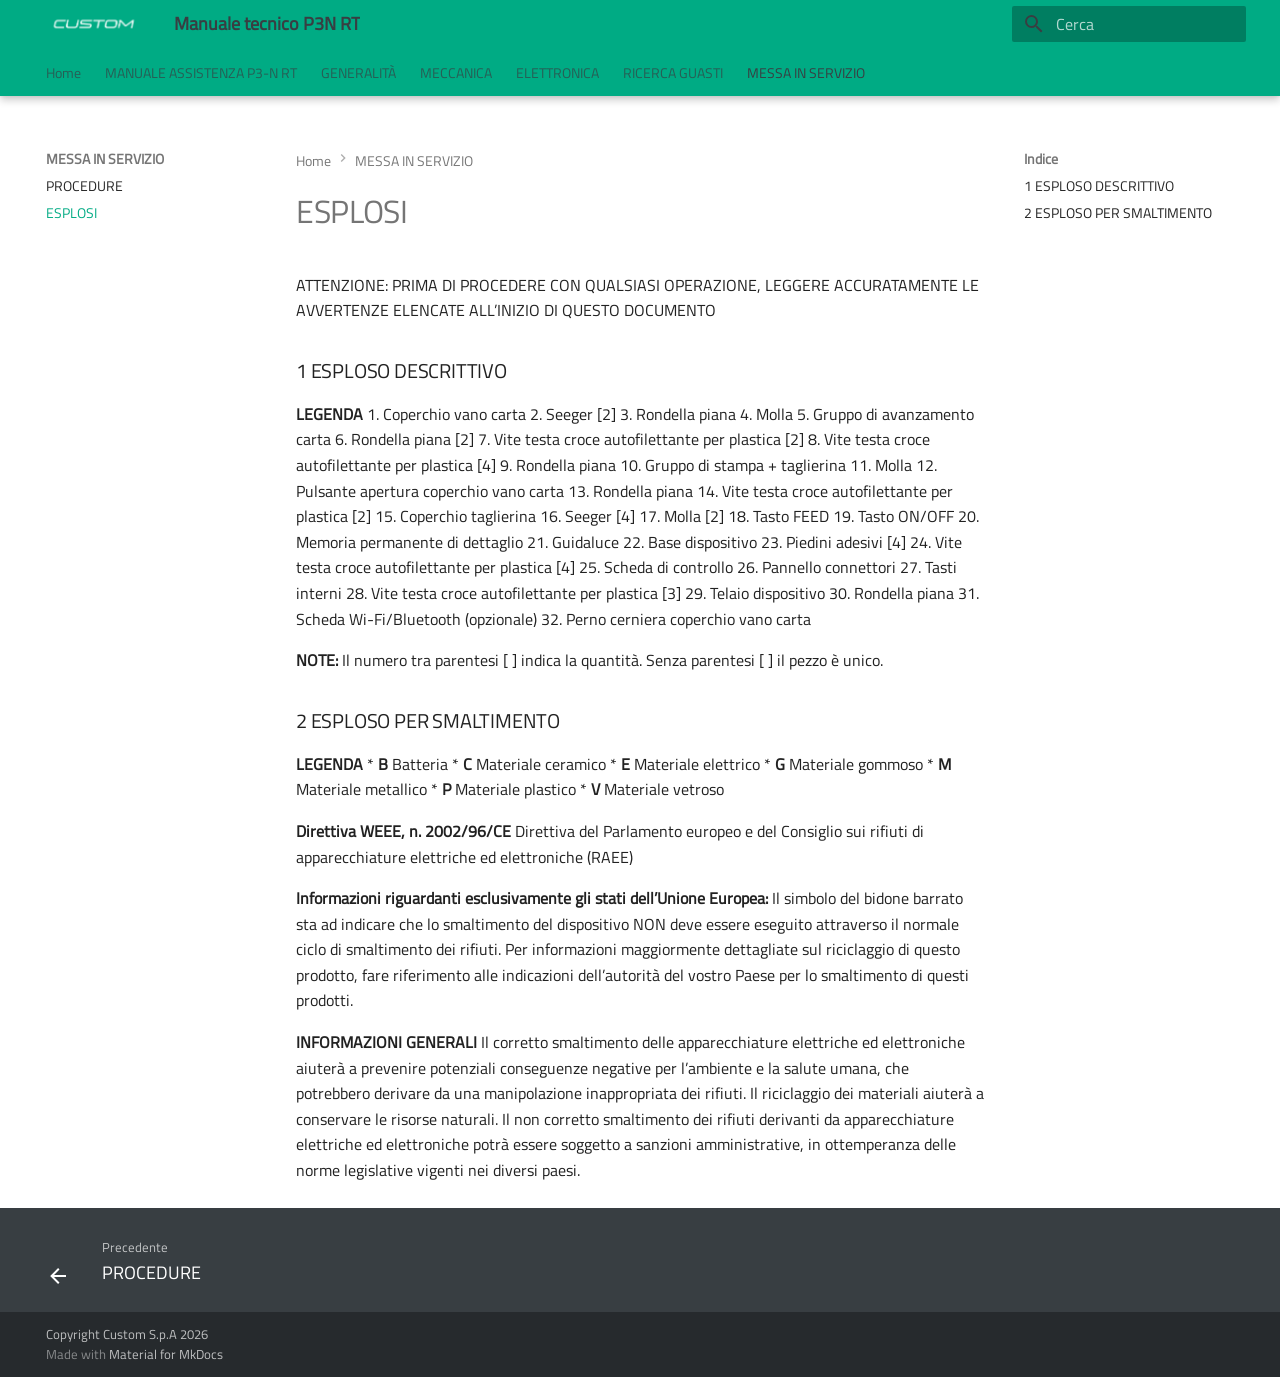
<file: esplosi/index.html>
<!doctype html>
<html lang="it" class="no-js">
  <head>
    
      <meta charset="utf-8">
      <meta name="viewport" content="width=device-width,initial-scale=1">
      
      
        <meta name="author" content="Ivan Robuschi">
      
      
        <link rel="canonical" href="https://github.com/ivanrobuschi-custom/P3N_RT.git/esplosi/">
      
      
        <link rel="prev" href="../procedure/">
      
      
      
        
      
      
      <link rel="icon" href="../assets/icons/favicon.png">
      <meta name="generator" content="mkdocs-1.6.1, mkdocs-material-9.7.6">
    
    
      
        <title>ESPLOSI - Manuale tecnico P3N RT</title>
      
    
    
      <link rel="stylesheet" href="../assets/stylesheets/main.484c7ddc.min.css">
      
      


    
    
      
    
    
      
        
        
        <link rel="preconnect" href="https://fonts.gstatic.com" crossorigin>
        <link rel="stylesheet" href="https://fonts.googleapis.com/css?family=Roboto:300,300i,400,400i,700,700i%7CRoboto+Mono:400,400i,700,700i&display=fallback">
        <style>:root{--md-text-font:"Roboto";--md-code-font:"Roboto Mono"}</style>
      
    
    
      <link rel="stylesheet" href="../stylesheets/extra.css">
    
    <script>__md_scope=new URL("..",location),__md_hash=e=>[...e].reduce(((e,_)=>(e<<5)-e+_.charCodeAt(0)),0),__md_get=(e,_=localStorage,t=__md_scope)=>JSON.parse(_.getItem(t.pathname+"."+e)),__md_set=(e,_,t=localStorage,a=__md_scope)=>{try{t.setItem(a.pathname+"."+e,JSON.stringify(_))}catch(e){}}</script>
    
      

    
    
  </head>
  
  
    <body dir="ltr">
  
    
    <input class="md-toggle" data-md-toggle="drawer" type="checkbox" id="__drawer" autocomplete="off">
    <input class="md-toggle" data-md-toggle="search" type="checkbox" id="__search" autocomplete="off">
    <label class="md-overlay" for="__drawer"></label>
    <div data-md-component="skip">
      
        
        <a href="#esplosi" class="md-skip">
          Vai al contenuto
        </a>
      
    </div>
    <div data-md-component="announce">
      
    </div>
    
    
      

  

<header class="md-header md-header--shadow md-header--lifted" data-md-component="header">
  <nav class="md-header__inner md-grid" aria-label="Intestazione">
    <a href=".." title="Manuale tecnico P3N RT" class="md-header__button md-logo" aria-label="Manuale tecnico P3N RT" data-md-component="logo">
      
  <img src="../assets/icons/logo.png" alt="logo">

    </a>
    <label class="md-header__button md-icon" for="__drawer">
      
      <svg xmlns="http://www.w3.org/2000/svg" viewBox="0 0 24 24"><path d="M3 6h18v2H3zm0 5h18v2H3zm0 5h18v2H3z"/></svg>
    </label>
    <div class="md-header__title" data-md-component="header-title">
      <div class="md-header__ellipsis">
        <div class="md-header__topic">
          <span class="md-ellipsis">
            Manuale tecnico P3N RT
          </span>
        </div>
        <div class="md-header__topic" data-md-component="header-topic">
          <span class="md-ellipsis">
            
              ESPLOSI
            
          </span>
        </div>
      </div>
    </div>
    
    
      <script>var palette=__md_get("__palette");if(palette&&palette.color){if("(prefers-color-scheme)"===palette.color.media){var media=matchMedia("(prefers-color-scheme: light)"),input=document.querySelector(media.matches?"[data-md-color-media='(prefers-color-scheme: light)']":"[data-md-color-media='(prefers-color-scheme: dark)']");palette.color.media=input.getAttribute("data-md-color-media"),palette.color.scheme=input.getAttribute("data-md-color-scheme"),palette.color.primary=input.getAttribute("data-md-color-primary"),palette.color.accent=input.getAttribute("data-md-color-accent")}for(var[key,value]of Object.entries(palette.color))document.body.setAttribute("data-md-color-"+key,value)}</script>
    
    
    
      
      
        <label class="md-header__button md-icon" for="__search">
          
          <svg xmlns="http://www.w3.org/2000/svg" viewBox="0 0 24 24"><path d="M9.5 3A6.5 6.5 0 0 1 16 9.5c0 1.61-.59 3.09-1.56 4.23l.27.27h.79l5 5-1.5 1.5-5-5v-.79l-.27-.27A6.52 6.52 0 0 1 9.5 16 6.5 6.5 0 0 1 3 9.5 6.5 6.5 0 0 1 9.5 3m0 2C7 5 5 7 5 9.5S7 14 9.5 14 14 12 14 9.5 12 5 9.5 5"/></svg>
        </label>
        <div class="md-search" data-md-component="search" role="dialog">
  <label class="md-search__overlay" for="__search"></label>
  <div class="md-search__inner" role="search">
    <form class="md-search__form" name="search">
      <input type="text" class="md-search__input" name="query" aria-label="Cerca" placeholder="Cerca" autocapitalize="off" autocorrect="off" autocomplete="off" spellcheck="false" data-md-component="search-query" required>
      <label class="md-search__icon md-icon" for="__search">
        
        <svg xmlns="http://www.w3.org/2000/svg" viewBox="0 0 24 24"><path d="M9.5 3A6.5 6.5 0 0 1 16 9.5c0 1.61-.59 3.09-1.56 4.23l.27.27h.79l5 5-1.5 1.5-5-5v-.79l-.27-.27A6.52 6.52 0 0 1 9.5 16 6.5 6.5 0 0 1 3 9.5 6.5 6.5 0 0 1 9.5 3m0 2C7 5 5 7 5 9.5S7 14 9.5 14 14 12 14 9.5 12 5 9.5 5"/></svg>
        
        <svg xmlns="http://www.w3.org/2000/svg" viewBox="0 0 24 24"><path d="M20 11v2H8l5.5 5.5-1.42 1.42L4.16 12l7.92-7.92L13.5 5.5 8 11z"/></svg>
      </label>
      <nav class="md-search__options" aria-label="Cerca">
        
          <a href="javascript:void(0)" class="md-search__icon md-icon" title="Condividi" aria-label="Condividi" data-clipboard data-clipboard-text="" data-md-component="search-share" tabindex="-1">
            
            <svg xmlns="http://www.w3.org/2000/svg" viewBox="0 0 24 24"><path d="M18 16.08c-.76 0-1.44.3-1.96.77L8.91 12.7c.05-.23.09-.46.09-.7s-.04-.47-.09-.7l7.05-4.11c.54.5 1.25.81 2.04.81a3 3 0 0 0 3-3 3 3 0 0 0-3-3 3 3 0 0 0-3 3c0 .24.04.47.09.7L8.04 9.81C7.5 9.31 6.79 9 6 9a3 3 0 0 0-3 3 3 3 0 0 0 3 3c.79 0 1.5-.31 2.04-.81l7.12 4.15c-.05.21-.08.43-.08.66 0 1.61 1.31 2.91 2.92 2.91s2.92-1.3 2.92-2.91A2.92 2.92 0 0 0 18 16.08"/></svg>
          </a>
        
        <button type="reset" class="md-search__icon md-icon" title="Cancella" aria-label="Cancella" tabindex="-1">
          
          <svg xmlns="http://www.w3.org/2000/svg" viewBox="0 0 24 24"><path d="M19 6.41 17.59 5 12 10.59 6.41 5 5 6.41 10.59 12 5 17.59 6.41 19 12 13.41 17.59 19 19 17.59 13.41 12z"/></svg>
        </button>
      </nav>
      
        <div class="md-search__suggest" data-md-component="search-suggest"></div>
      
    </form>
    <div class="md-search__output">
      <div class="md-search__scrollwrap" tabindex="0" data-md-scrollfix>
        <div class="md-search-result" data-md-component="search-result">
          <div class="md-search-result__meta">
            Inizializza la ricerca
          </div>
          <ol class="md-search-result__list" role="presentation"></ol>
        </div>
      </div>
    </div>
  </div>
</div>
      
    
    
  </nav>
  
    
      
<nav class="md-tabs" aria-label="Tabs" data-md-component="tabs">
  <div class="md-grid">
    <ul class="md-tabs__list">
      
        
  
  
  
  
    <li class="md-tabs__item">
      <a href=".." class="md-tabs__link">
        
  
  
    
  
  Home

      </a>
    </li>
  

      
        
  
  
  
  
    
    
      <li class="md-tabs__item">
        <a href="../index2/" class="md-tabs__link">
          
  
  
    
  
  MANUALE ASSISTENZA P3-N RT

        </a>
      </li>
    
  

      
        
  
  
  
  
    <li class="md-tabs__item">
      <a href="../generalita/" class="md-tabs__link">
        
  
  
    
  
  GENERALITÀ

      </a>
    </li>
  

      
        
  
  
  
  
    <li class="md-tabs__item">
      <a href="../meccanica/" class="md-tabs__link">
        
  
  
    
  
  MECCANICA

      </a>
    </li>
  

      
        
  
  
  
  
    <li class="md-tabs__item">
      <a href="../elettronica/" class="md-tabs__link">
        
  
  
    
  
  ELETTRONICA

      </a>
    </li>
  

      
        
  
  
  
  
    <li class="md-tabs__item">
      <a href="../ricerca-guasti/" class="md-tabs__link">
        
  
  
    
  
  RICERCA GUASTI

      </a>
    </li>
  

      
        
  
  
  
    
  
  
    
    
      <li class="md-tabs__item md-tabs__item--active">
        <a href="../procedure/" class="md-tabs__link">
          
  
  
    
  
  MESSA IN SERVIZIO

        </a>
      </li>
    
  

      
    </ul>
  </div>
</nav>
    
  
</header>
    
    <div class="md-container" data-md-component="container">
      
      
        
      
      <main class="md-main" data-md-component="main">
        <div class="md-main__inner md-grid">
          
            
              
              <div class="md-sidebar md-sidebar--primary" data-md-component="sidebar" data-md-type="navigation" >
                <div class="md-sidebar__scrollwrap">
                  <div class="md-sidebar__inner">
                    


  


<nav class="md-nav md-nav--primary md-nav--lifted" aria-label="Navigazione" data-md-level="0">
  <label class="md-nav__title" for="__drawer">
    <a href=".." title="Manuale tecnico P3N RT" class="md-nav__button md-logo" aria-label="Manuale tecnico P3N RT" data-md-component="logo">
      
  <img src="../assets/icons/logo.png" alt="logo">

    </a>
    Manuale tecnico P3N RT
  </label>
  
  <ul class="md-nav__list" data-md-scrollfix>
    
      
      
  
  
  
  
    <li class="md-nav__item">
      <a href=".." class="md-nav__link">
        
  
  
  <span class="md-ellipsis">
    
  
    Home
  

    
  </span>
  
  

      </a>
    </li>
  

    
      
      
  
  
  
  
    
    
      
        
      
    
    
    
      
      
        
      
    
    
      
        
        
      
    
    <li class="md-nav__item md-nav__item--pruned md-nav__item--nested">
      
        
  
  
  
    <a href="../index2/" class="md-nav__link">
      
  
  
  <span class="md-ellipsis">
    
  
    MANUALE ASSISTENZA P3-N RT
  

    
  </span>
  
  

      
        <span class="md-nav__icon md-icon"></span>
      
    </a>
  

      
    </li>
  

    
      
      
  
  
  
  
    <li class="md-nav__item">
      <a href="../generalita/" class="md-nav__link">
        
  
  
  <span class="md-ellipsis">
    
  
    GENERALITÀ
  

    
  </span>
  
  

      </a>
    </li>
  

    
      
      
  
  
  
  
    <li class="md-nav__item">
      <a href="../meccanica/" class="md-nav__link">
        
  
  
  <span class="md-ellipsis">
    
  
    MECCANICA
  

    
  </span>
  
  

      </a>
    </li>
  

    
      
      
  
  
  
  
    <li class="md-nav__item">
      <a href="../elettronica/" class="md-nav__link">
        
  
  
  <span class="md-ellipsis">
    
  
    ELETTRONICA
  

    
  </span>
  
  

      </a>
    </li>
  

    
      
      
  
  
  
  
    <li class="md-nav__item">
      <a href="../ricerca-guasti/" class="md-nav__link">
        
  
  
  <span class="md-ellipsis">
    
  
    RICERCA GUASTI
  

    
  </span>
  
  

      </a>
    </li>
  

    
      
      
  
  
    
  
  
  
    
    
      
        
      
        
      
    
    
    
      
        
        
      
      
        
      
    
    
      
    
    <li class="md-nav__item md-nav__item--active md-nav__item--section md-nav__item--nested">
      
        
        
        <input class="md-nav__toggle md-toggle " type="checkbox" id="__nav_7" checked>
        
          
          <label class="md-nav__link" for="__nav_7" id="__nav_7_label" tabindex="">
            
  
  
  <span class="md-ellipsis">
    
  
    MESSA IN SERVIZIO
  

    
  </span>
  
  

            <span class="md-nav__icon md-icon"></span>
          </label>
        
        <nav class="md-nav" data-md-level="1" aria-labelledby="__nav_7_label" aria-expanded="true">
          <label class="md-nav__title" for="__nav_7">
            <span class="md-nav__icon md-icon"></span>
            
  
    MESSA IN SERVIZIO
  

          </label>
          <ul class="md-nav__list" data-md-scrollfix>
            
              
                
  
  
  
  
    <li class="md-nav__item">
      <a href="../procedure/" class="md-nav__link">
        
  
  
  <span class="md-ellipsis">
    
  
    PROCEDURE
  

    
  </span>
  
  

      </a>
    </li>
  

              
            
              
                
  
  
    
  
  
  
    <li class="md-nav__item md-nav__item--active">
      
      <input class="md-nav__toggle md-toggle" type="checkbox" id="__toc">
      
      
        
      
      
        <label class="md-nav__link md-nav__link--active" for="__toc">
          
  
  
  <span class="md-ellipsis">
    
  
    ESPLOSI
  

    
  </span>
  
  

          <span class="md-nav__icon md-icon"></span>
        </label>
      
      <a href="./" class="md-nav__link md-nav__link--active">
        
  
  
  <span class="md-ellipsis">
    
  
    ESPLOSI
  

    
  </span>
  
  

      </a>
      
        

<nav class="md-nav md-nav--secondary" aria-label="Indice">
  
  
  
    
  
  
    <label class="md-nav__title" for="__toc">
      <span class="md-nav__icon md-icon"></span>
      Indice
    </label>
    <ul class="md-nav__list" data-md-component="toc" data-md-scrollfix>
      
        <li class="md-nav__item">
  <a href="#1-esploso-descrittivo" class="md-nav__link">
    <span class="md-ellipsis">
      
        1 ESPLOSO DESCRITTIVO
      
    </span>
  </a>
  
</li>
      
        <li class="md-nav__item">
  <a href="#2-esploso-per-smaltimento" class="md-nav__link">
    <span class="md-ellipsis">
      
        2 ESPLOSO PER SMALTIMENTO
      
    </span>
  </a>
  
</li>
      
    </ul>
  
</nav>
      
    </li>
  

              
            
          </ul>
        </nav>
      
    </li>
  

    
  </ul>
</nav>
                  </div>
                </div>
              </div>
            
            
              
              <div class="md-sidebar md-sidebar--secondary" data-md-component="sidebar" data-md-type="toc" >
                <div class="md-sidebar__scrollwrap">
                  <div class="md-sidebar__inner">
                    

<nav class="md-nav md-nav--secondary" aria-label="Indice">
  
  
  
    
  
  
    <label class="md-nav__title" for="__toc">
      <span class="md-nav__icon md-icon"></span>
      Indice
    </label>
    <ul class="md-nav__list" data-md-component="toc" data-md-scrollfix>
      
        <li class="md-nav__item">
  <a href="#1-esploso-descrittivo" class="md-nav__link">
    <span class="md-ellipsis">
      
        1 ESPLOSO DESCRITTIVO
      
    </span>
  </a>
  
</li>
      
        <li class="md-nav__item">
  <a href="#2-esploso-per-smaltimento" class="md-nav__link">
    <span class="md-ellipsis">
      
        2 ESPLOSO PER SMALTIMENTO
      
    </span>
  </a>
  
</li>
      
    </ul>
  
</nav>
                  </div>
                </div>
              </div>
            
          
          
            <div class="md-content" data-md-component="content">
              
                



  


  <nav class="md-path" aria-label="Navigazione" >
    <ol class="md-path__list">
      
        
  
  
    <li class="md-path__item">
      <a href=".." class="md-path__link">
        
  <span class="md-ellipsis">
    Home
  </span>

      </a>
    </li>
  

      
      
        
  
  
    
    
      <li class="md-path__item">
        <a href="../procedure/" class="md-path__link">
          
  <span class="md-ellipsis">
    MESSA IN SERVIZIO
  </span>

        </a>
      </li>
    
  

      
    </ol>
  </nav>

              
              <article class="md-content__inner md-typeset">
                
                  



<h1 id="esplosi">ESPLOSI</h1>
<p>ATTENZIONE: PRIMA DI PROCEDERE CON QUALSIASI OPERAZIONE, LEGGERE ACCURATAMENTE LE AVVERTENZE ELENCATE ALL’INIZIO DI QUESTO DOCUMENTO</p>
<h3 id="1-esploso-descrittivo">1 ESPLOSO DESCRITTIVO</h3>
<p><strong>LEGENDA</strong>
1.  Coperchio vano carta
2.  Seeger [2]
3.  Rondella piana
4.  Molla
5.  Gruppo di avanzamento carta
6.  Rondella piana [2]
7.  Vite testa croce autofilettante per plastica [2]
8.  Vite testa croce autofilettante per plastica [4]
9.  Rondella piana
10. Gruppo di stampa + taglierina
11. Molla
12. Pulsante apertura coperchio vano carta
13. Rondella piana
14. Vite testa croce autofilettante per plastica [2]
15. Coperchio taglierina
16. Seeger [4]
17. Molla [2]
18. Tasto FEED
19. Tasto ON/OFF
20. Memoria permanente di dettaglio
21. Guidaluce
22. Base dispositivo
23. Piedini adesivi [4]
24. Vite testa croce autofilettante per plastica [4]
25. Scheda di controllo
26. Pannello connettori
27. Tasti interni
28. Vite testa croce autofilettante per plastica [3]
29. Telaio dispositivo
30. Rondella piana
31. Scheda Wi-Fi/Bluetooth (opzionale)
32. Perno cerniera coperchio vano carta</p>
<p><strong>NOTE:</strong>
Il numero tra parentesi [ ] indica la quantità.
Senza parentesi [ ] il pezzo è unico.</p>
<h3 id="2-esploso-per-smaltimento">2 ESPLOSO PER SMALTIMENTO</h3>
<p><strong>LEGENDA</strong>
*   <strong>B</strong> Batteria
*   <strong>C</strong> Materiale ceramico
*   <strong>E</strong> Materiale elettrico
*   <strong>G</strong> Materiale gommoso
*   <strong>M</strong> Materiale metallico
*   <strong>P</strong> Materiale plastico
*   <strong>V</strong> Materiale vetroso</p>
<p><strong>Direttiva WEEE, n. 2002/96/CE</strong>
Direttiva del Parlamento europeo e del Consiglio sui rifiuti di apparecchiature elettriche ed elettroniche (RAEE)</p>
<p><strong>Informazioni riguardanti esclusivamente gli stati dell’Unione Europea:</strong>
Il simbolo del bidone barrato sta ad indicare che lo smaltimento del dispositivo NON deve essere eseguito attraverso il normale ciclo di smaltimento dei rifiuti. Per informazioni maggiormente dettagliate sul riciclaggio di questo prodotto, fare riferimento alle indicazioni dell’autorità del vostro Paese per lo smaltimento di questi prodotti.</p>
<p><strong>INFORMAZIONI GENERALI</strong>
Il corretto smaltimento delle apparecchiature elettriche ed elettroniche aiuterà a prevenire potenziali conseguenze negative per l’ambiente e la salute umana, che potrebbero derivare da una manipolazione inappropriata dei rifiuti. Il riciclaggio dei materiali aiuterà a conservare le risorse naturali. Il non corretto smaltimento dei rifiuti derivanti da apparecchiature elettriche ed elettroniche potrà essere soggetto a sanzioni amministrative, in ottemperanza delle norme legislative vigenti nei diversi paesi.</p>












                
              </article>
            </div>
          
          
<script>var target=document.getElementById(location.hash.slice(1));target&&target.name&&(target.checked=target.name.startsWith("__tabbed_"))</script>
        </div>
        
          <button type="button" class="md-top md-icon" data-md-component="top" hidden>
  
  <svg xmlns="http://www.w3.org/2000/svg" viewBox="0 0 24 24"><path d="M13 20h-2V8l-5.5 5.5-1.42-1.42L12 4.16l7.92 7.92-1.42 1.42L13 8z"/></svg>
  Torna su
</button>
        
      </main>
      
        <footer class="md-footer">
  
    
      
      <nav class="md-footer__inner md-grid" aria-label="Piede" >
        
          
          <a href="../procedure/" class="md-footer__link md-footer__link--prev" aria-label="Precedente: PROCEDURE">
            <div class="md-footer__button md-icon">
              
              <svg xmlns="http://www.w3.org/2000/svg" viewBox="0 0 24 24"><path d="M20 11v2H8l5.5 5.5-1.42 1.42L4.16 12l7.92-7.92L13.5 5.5 8 11z"/></svg>
            </div>
            <div class="md-footer__title">
              <span class="md-footer__direction">
                Precedente
              </span>
              <div class="md-ellipsis">
                PROCEDURE
              </div>
            </div>
          </a>
        
        
      </nav>
    
  
  <div class="md-footer-meta md-typeset">
    <div class="md-footer-meta__inner md-grid">
      <div class="md-copyright">
  
    <div class="md-copyright__highlight">
      Copyright Custom S.p.A 2026
    </div>
  
  
    Made with
    <a href="https://squidfunk.github.io/mkdocs-material/" target="_blank" rel="noopener">
      Material for MkDocs
    </a>
  
</div>
      
    </div>
  </div>
</footer>
      
    </div>
    <div class="md-dialog" data-md-component="dialog">
      <div class="md-dialog__inner md-typeset"></div>
    </div>
    
      <div class="md-progress" data-md-component="progress" role="progressbar"></div>
    
    
    
      
      
      <script id="__config" type="application/json">{"annotate": null, "base": "..", "features": ["navigation.instant", "navigation.instant.prefetch", "navigation.instant.preview", "navigation.instant.progress", "navigation.tracking", "navigation.tabs", "navigation.tabs.sticky", "navigation.path", "navigation.sections", "navigation.prune", "navigation.indexes", "navigation.top", "search.suggest", "search.highlight", "search.share", "navigation.footer"], "search": "../assets/javascripts/workers/search.2c215733.min.js", "tags": null, "translations": {"clipboard.copied": "Copiato", "clipboard.copy": "Copia", "search.result.more.one": "1 altro in questa pagina", "search.result.more.other": "# altri in questa pagina", "search.result.none": "Nessun documento trovato", "search.result.one": "1 documento trovato", "search.result.other": "# documenti trovati", "search.result.placeholder": "Scrivi per iniziare a cercare", "search.result.term.missing": "Non presente", "select.version": "Seleziona la versione"}, "version": null}</script>
    
    
      <script src="../assets/javascripts/bundle.79ae519e.min.js"></script>
      
    
  </body>
</html>
</file>
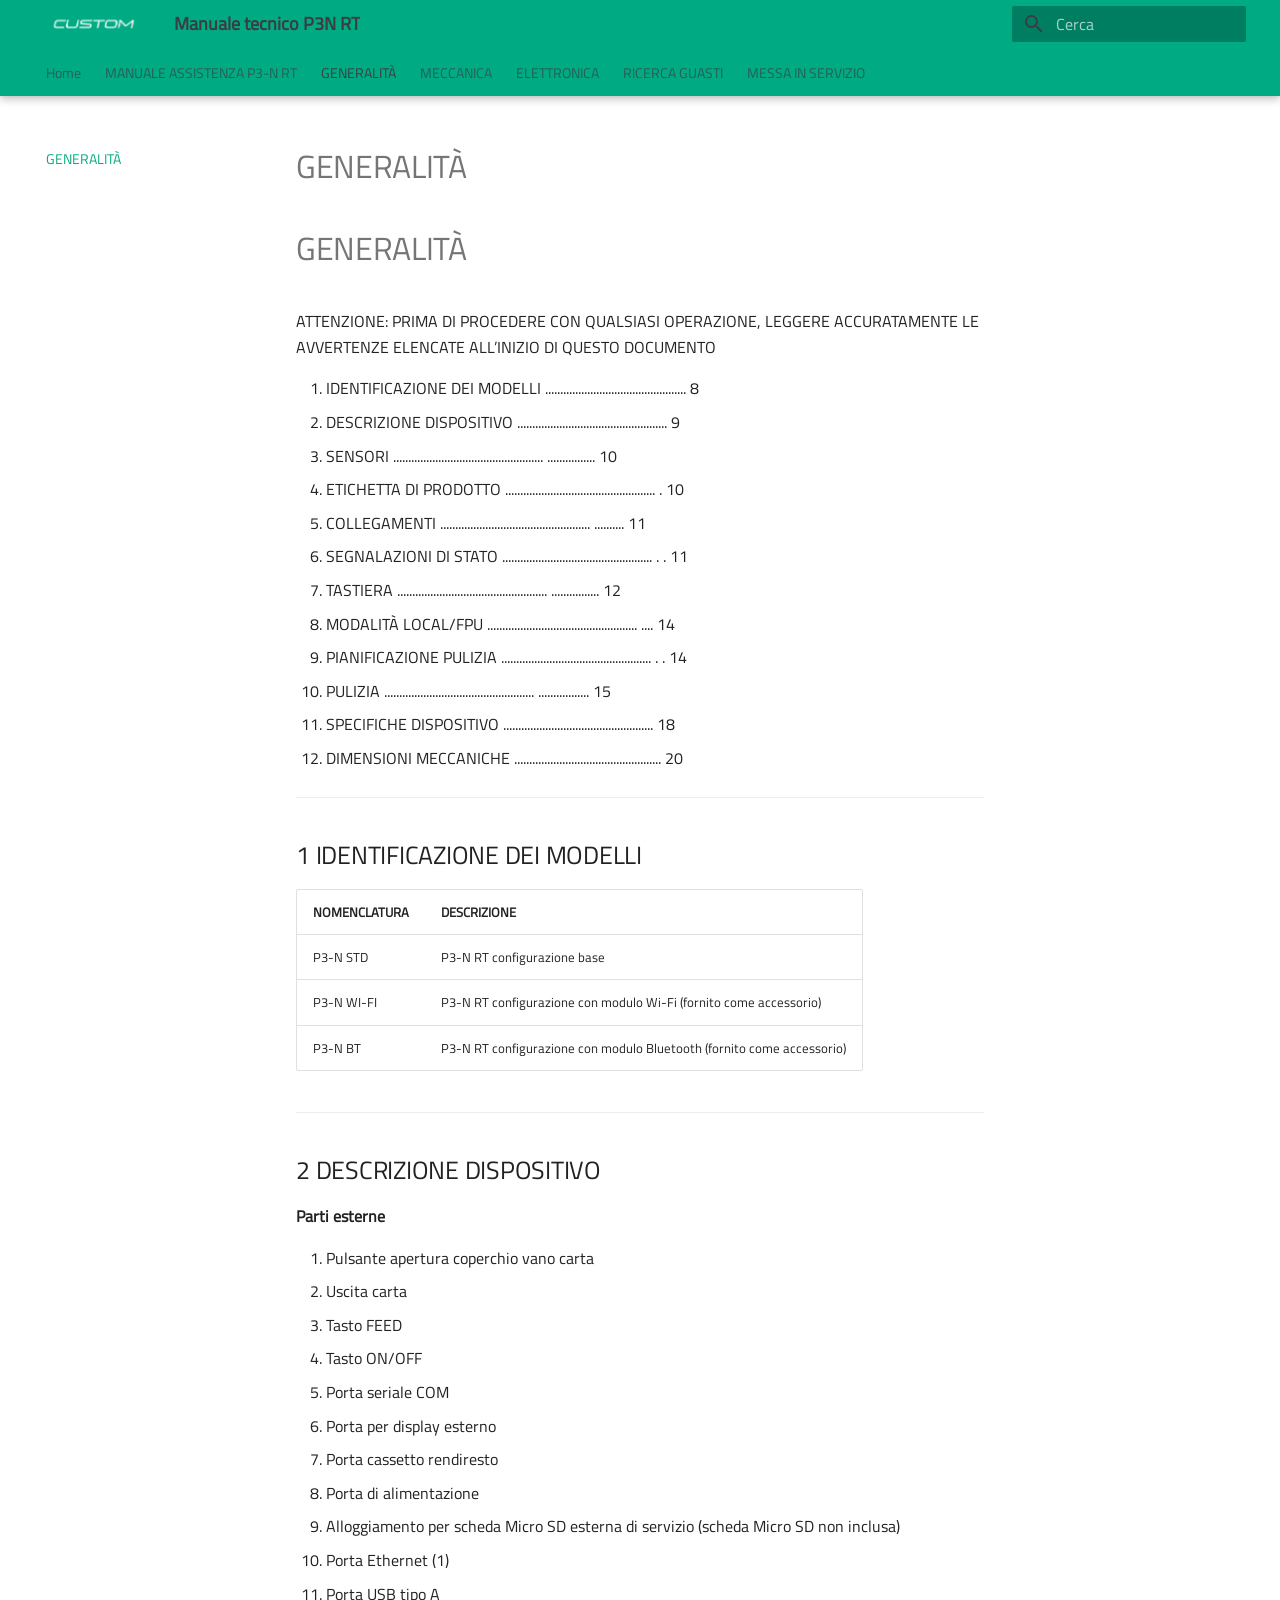
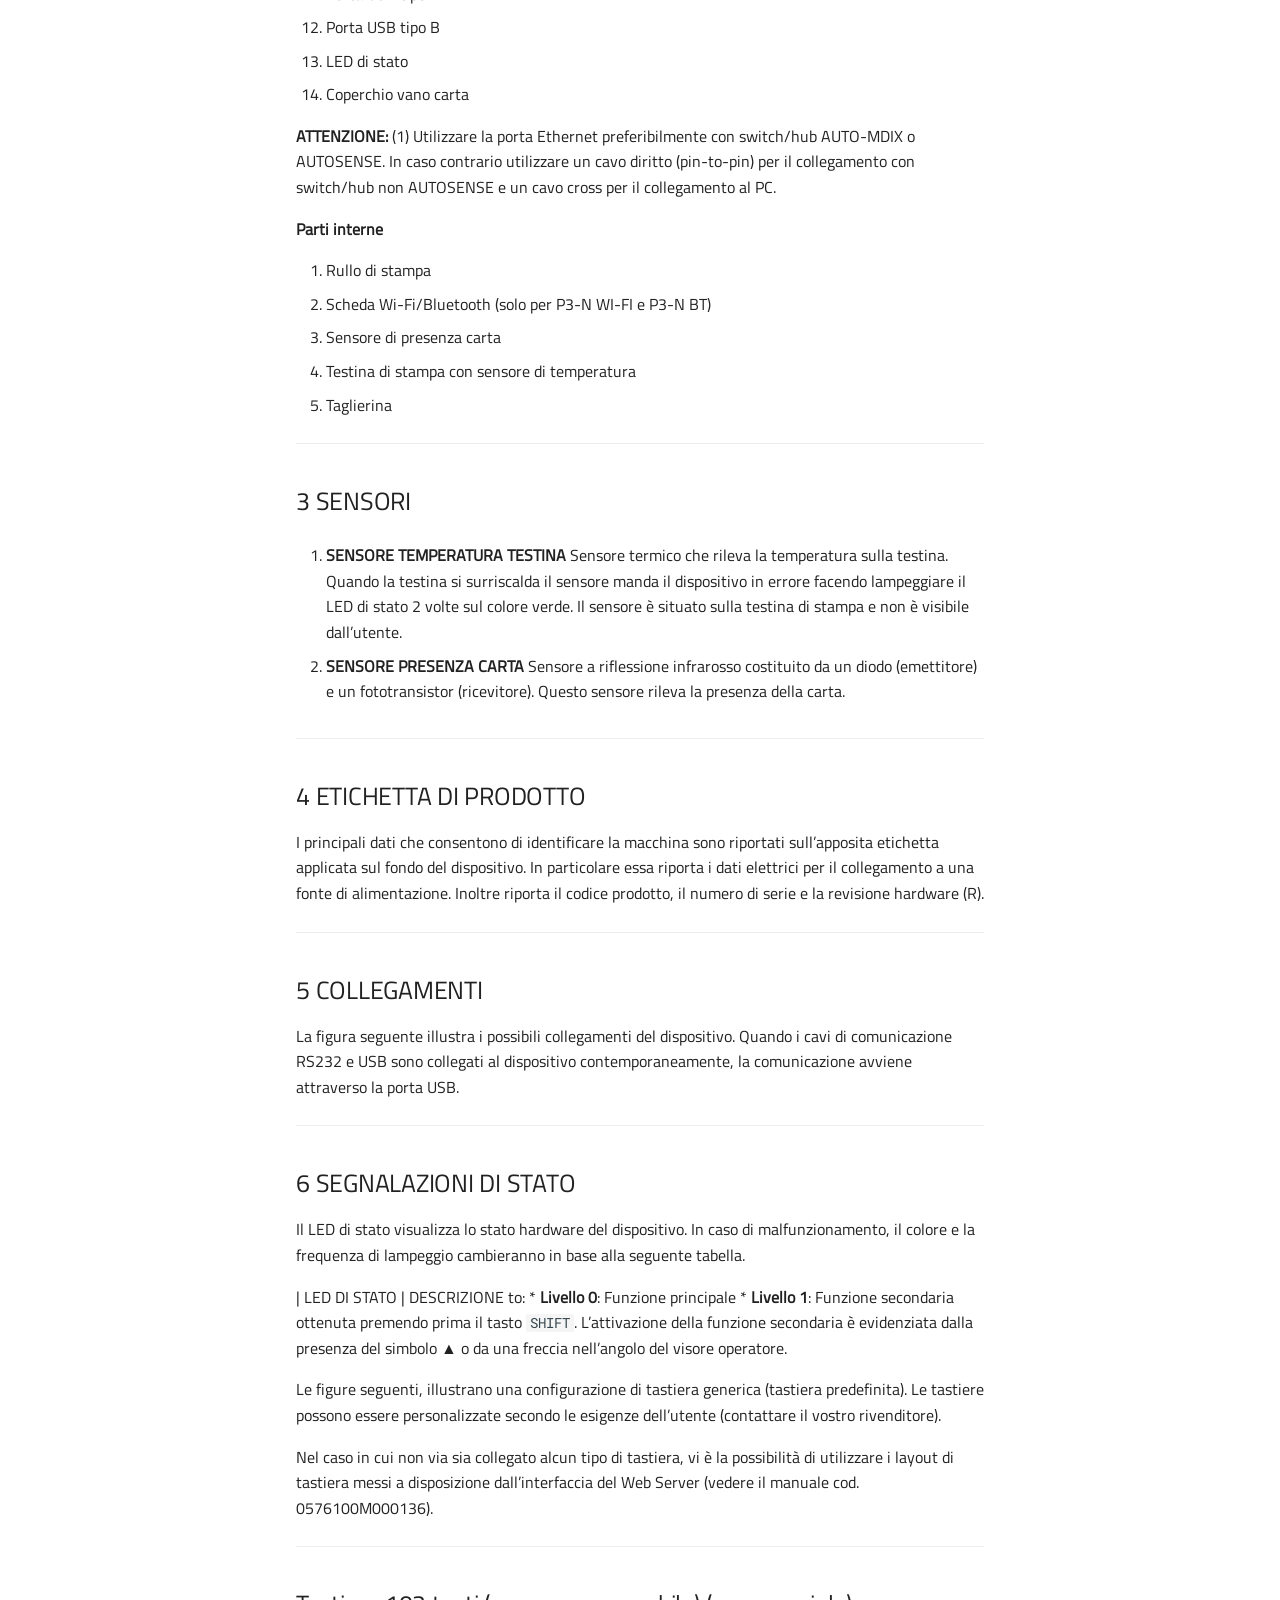
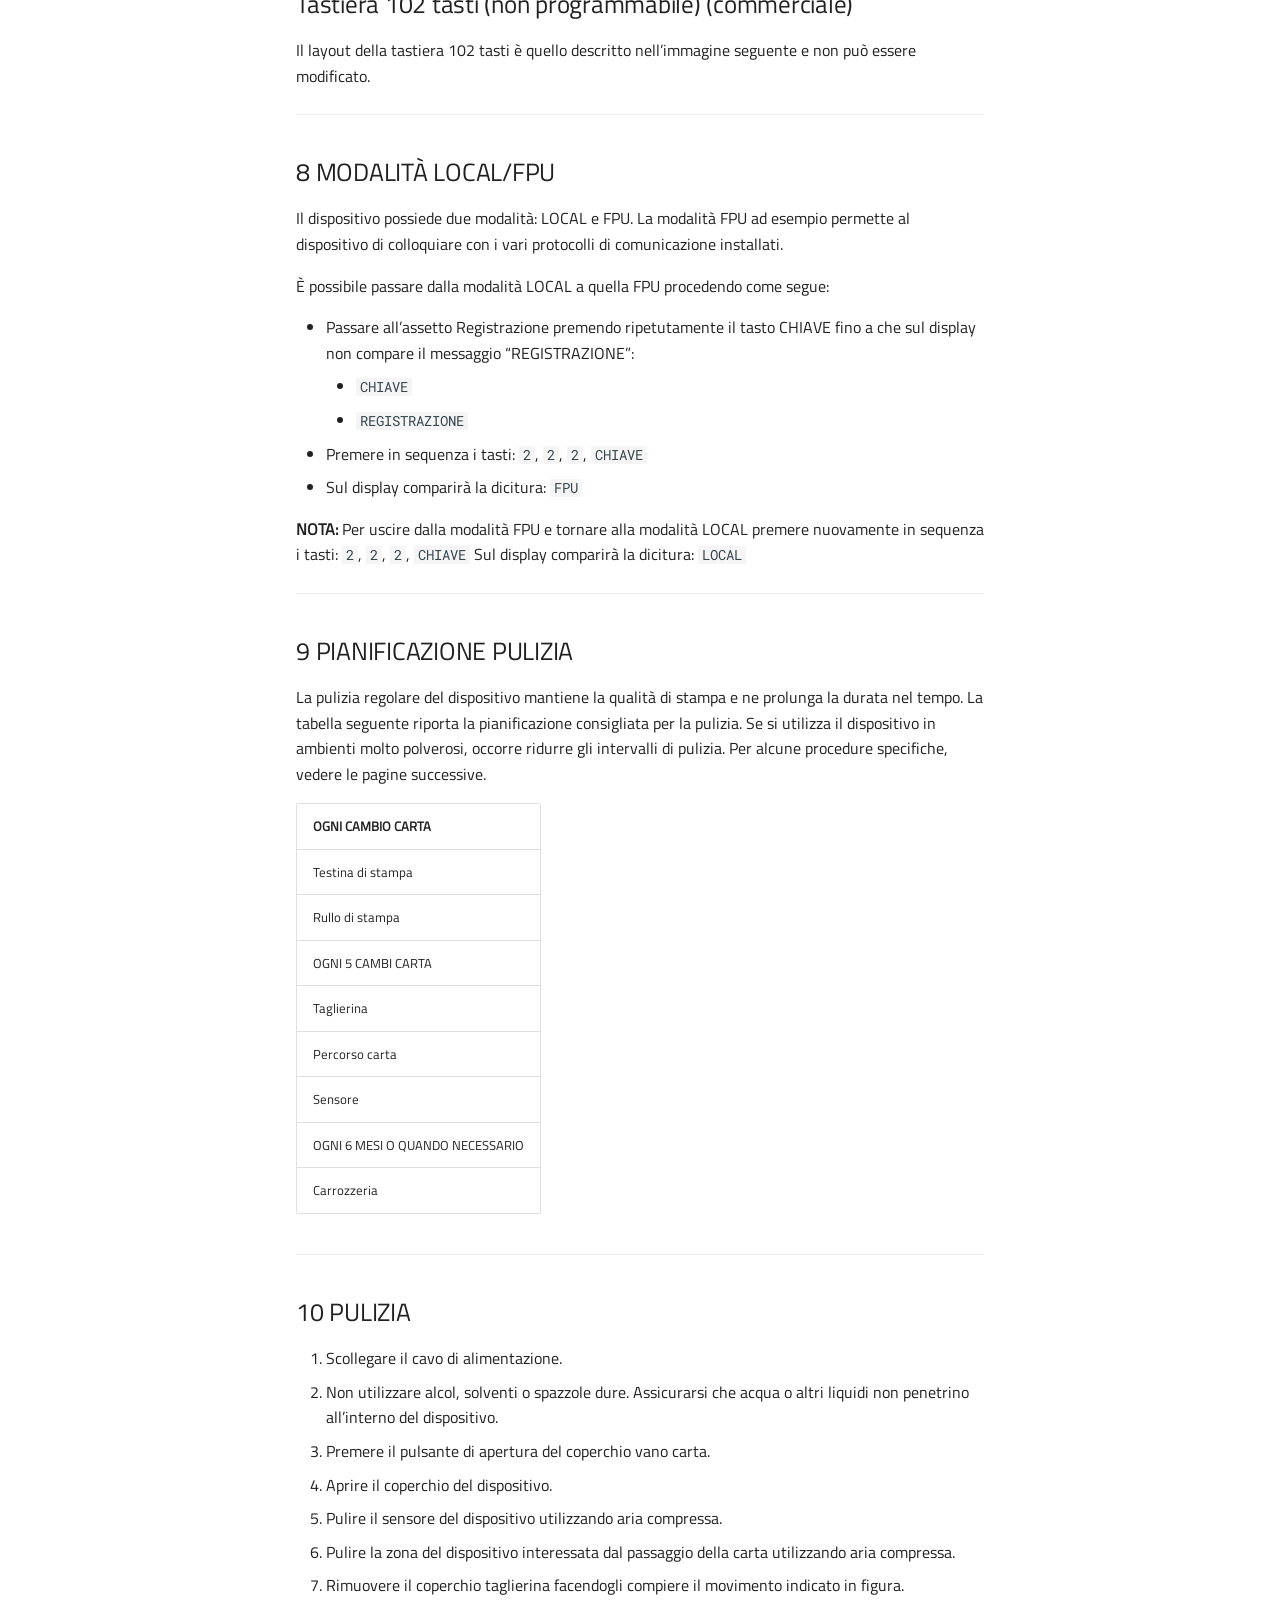
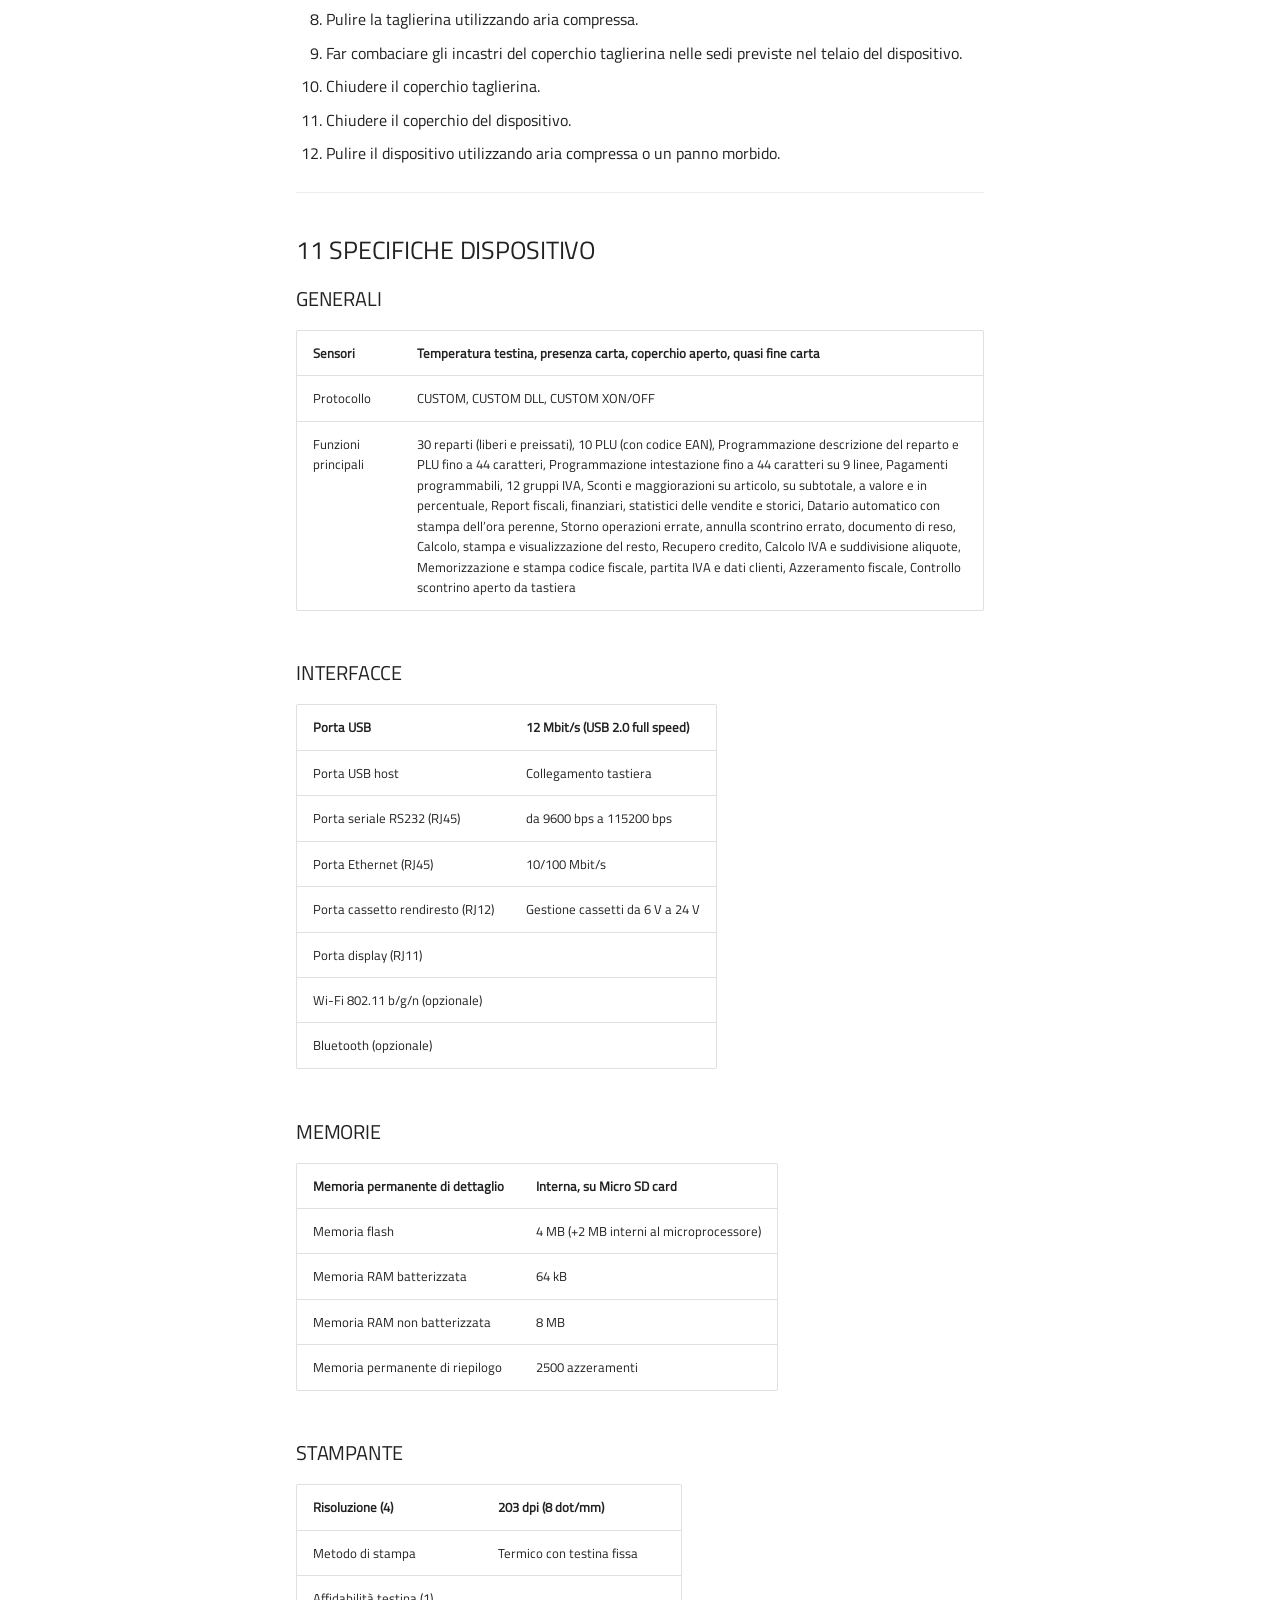
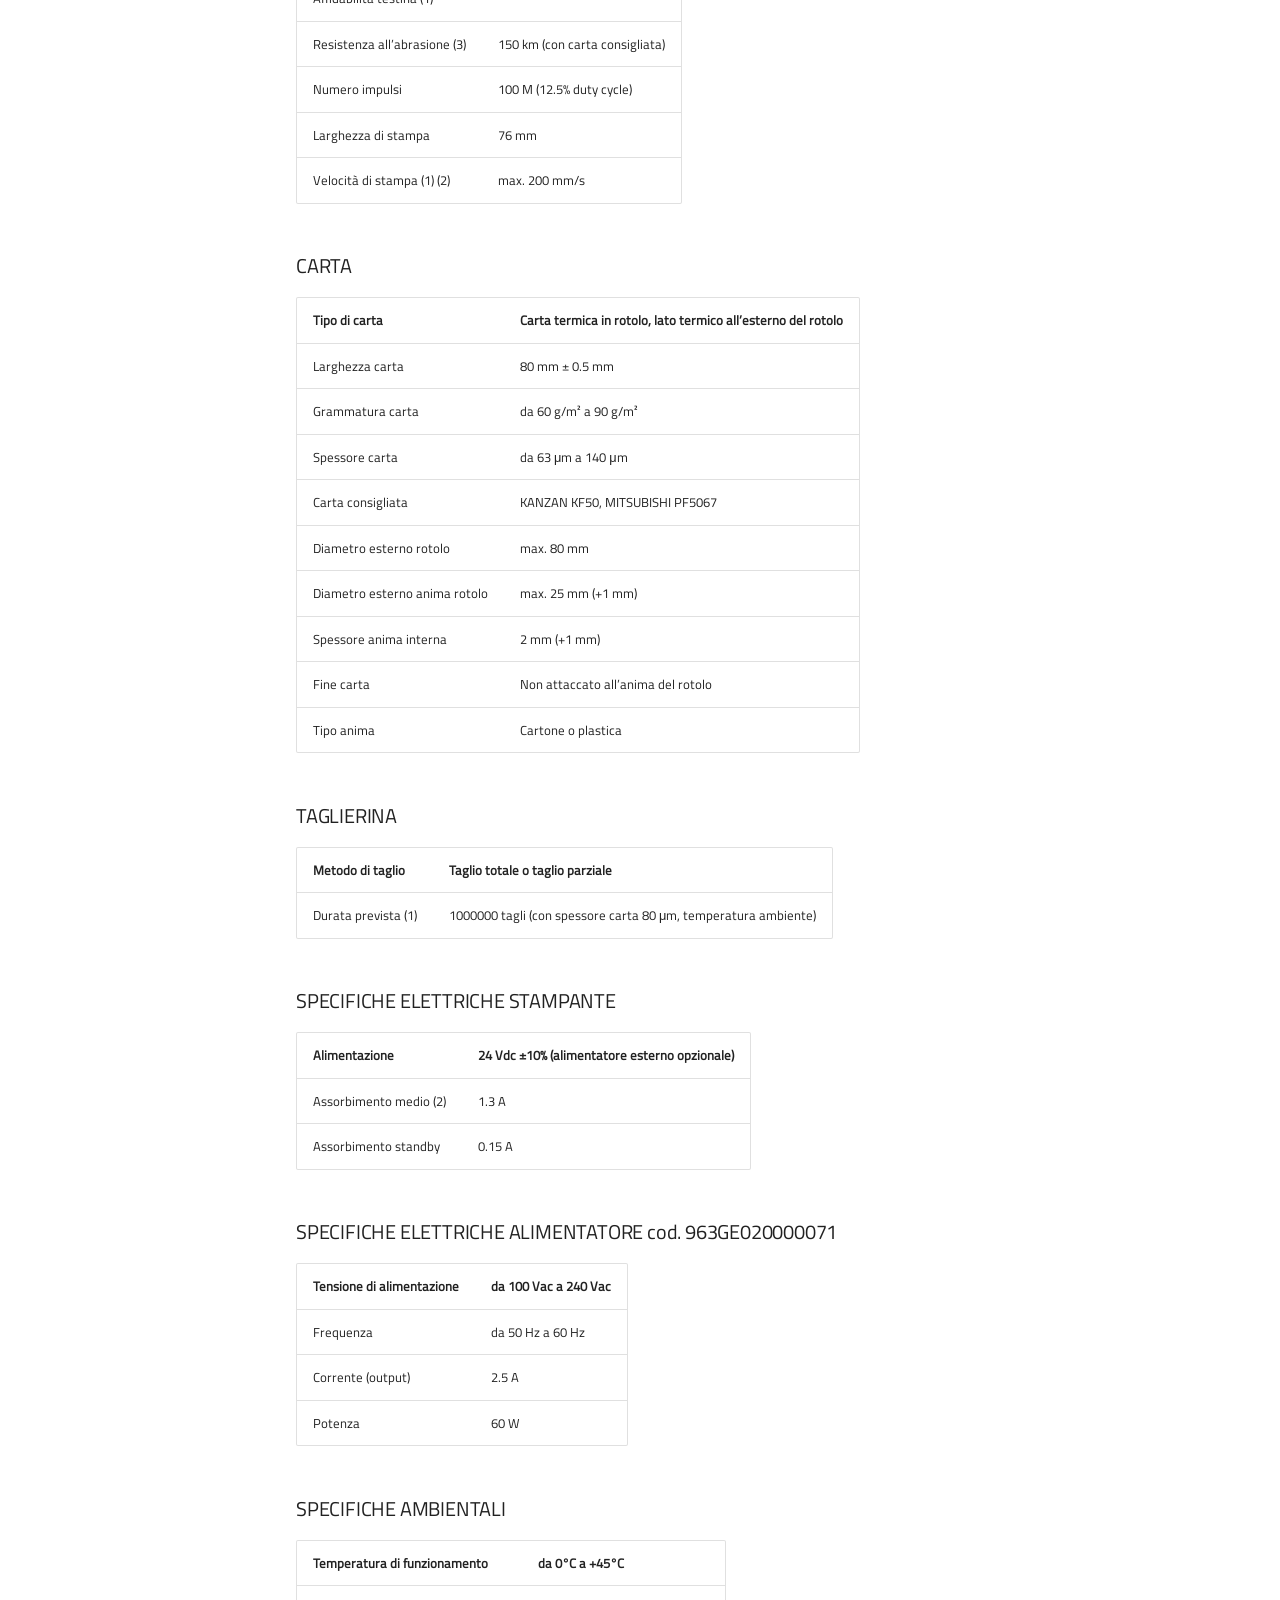
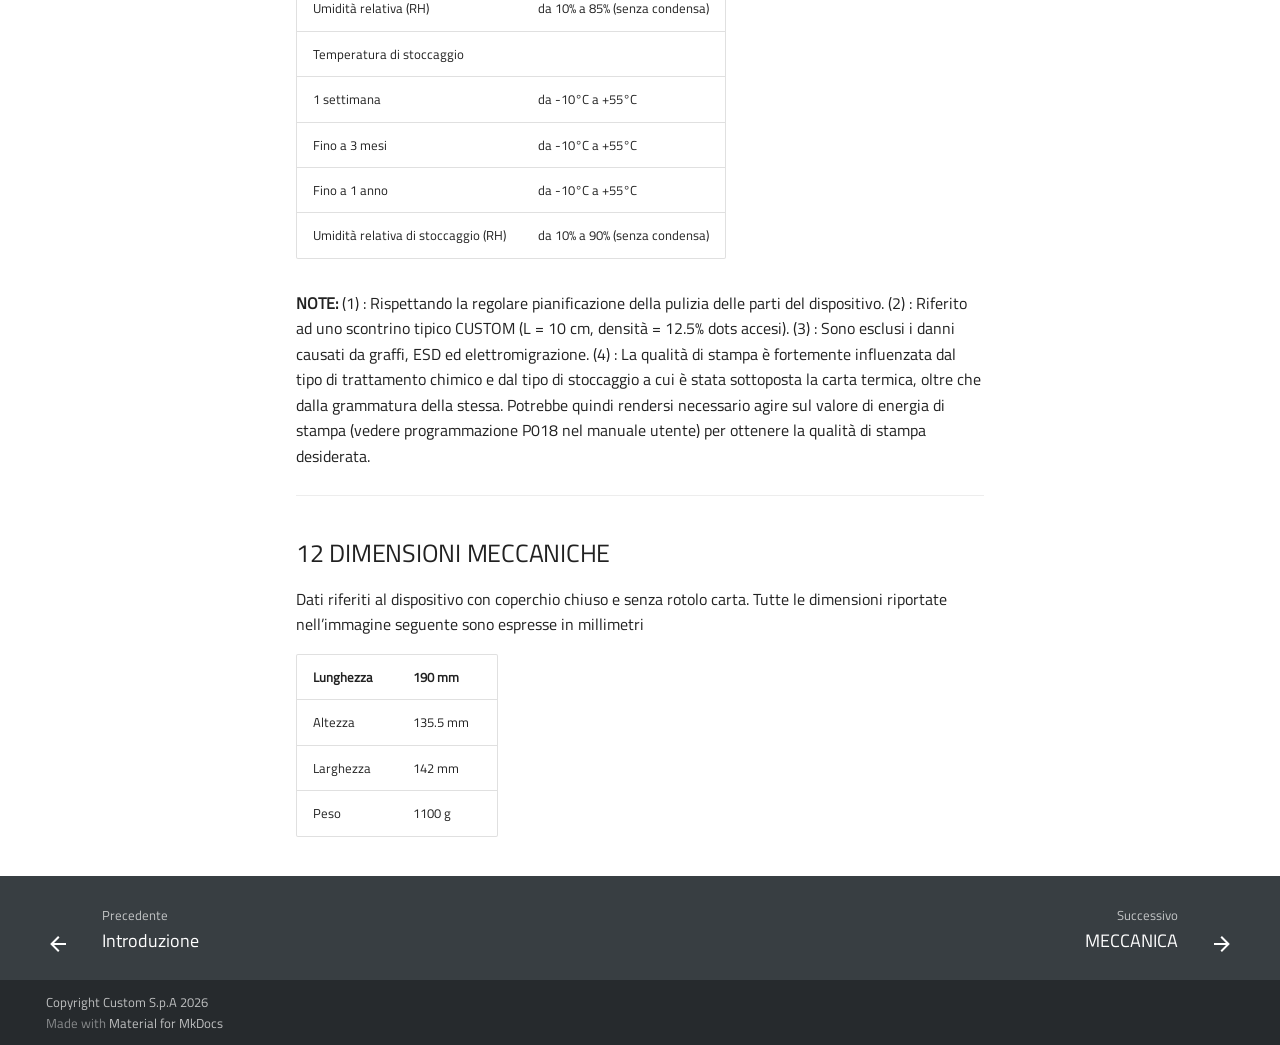
<file: generalita/index.html>
<!doctype html>
<html lang="it" class="no-js">
  <head>
    
      <meta charset="utf-8">
      <meta name="viewport" content="width=device-width,initial-scale=1">
      
      
        <meta name="author" content="Ivan Robuschi">
      
      
        <link rel="canonical" href="https://github.com/ivanrobuschi-custom/P3N_RT.git/generalita/">
      
      
        <link rel="prev" href="../index2/">
      
      
        <link rel="next" href="../meccanica/">
      
      
        
      
      
      <link rel="icon" href="../assets/icons/favicon.png">
      <meta name="generator" content="mkdocs-1.6.1, mkdocs-material-9.7.6">
    
    
      
        <title>GENERALITÀ - Manuale tecnico P3N RT</title>
      
    
    
      <link rel="stylesheet" href="../assets/stylesheets/main.484c7ddc.min.css">
      
      


    
    
      
    
    
      
        
        
        <link rel="preconnect" href="https://fonts.gstatic.com" crossorigin>
        <link rel="stylesheet" href="https://fonts.googleapis.com/css?family=Roboto:300,300i,400,400i,700,700i%7CRoboto+Mono:400,400i,700,700i&display=fallback">
        <style>:root{--md-text-font:"Roboto";--md-code-font:"Roboto Mono"}</style>
      
    
    
      <link rel="stylesheet" href="../stylesheets/extra.css">
    
    <script>__md_scope=new URL("..",location),__md_hash=e=>[...e].reduce(((e,_)=>(e<<5)-e+_.charCodeAt(0)),0),__md_get=(e,_=localStorage,t=__md_scope)=>JSON.parse(_.getItem(t.pathname+"."+e)),__md_set=(e,_,t=localStorage,a=__md_scope)=>{try{t.setItem(a.pathname+"."+e,JSON.stringify(_))}catch(e){}}</script>
    
      

    
    
  </head>
  
  
    <body dir="ltr">
  
    
    <input class="md-toggle" data-md-toggle="drawer" type="checkbox" id="__drawer" autocomplete="off">
    <input class="md-toggle" data-md-toggle="search" type="checkbox" id="__search" autocomplete="off">
    <label class="md-overlay" for="__drawer"></label>
    <div data-md-component="skip">
      
        
        <a href="#generalita" class="md-skip">
          Vai al contenuto
        </a>
      
    </div>
    <div data-md-component="announce">
      
    </div>
    
    
      

  

<header class="md-header md-header--shadow md-header--lifted" data-md-component="header">
  <nav class="md-header__inner md-grid" aria-label="Intestazione">
    <a href=".." title="Manuale tecnico P3N RT" class="md-header__button md-logo" aria-label="Manuale tecnico P3N RT" data-md-component="logo">
      
  <img src="../assets/icons/logo.png" alt="logo">

    </a>
    <label class="md-header__button md-icon" for="__drawer">
      
      <svg xmlns="http://www.w3.org/2000/svg" viewBox="0 0 24 24"><path d="M3 6h18v2H3zm0 5h18v2H3zm0 5h18v2H3z"/></svg>
    </label>
    <div class="md-header__title" data-md-component="header-title">
      <div class="md-header__ellipsis">
        <div class="md-header__topic">
          <span class="md-ellipsis">
            Manuale tecnico P3N RT
          </span>
        </div>
        <div class="md-header__topic" data-md-component="header-topic">
          <span class="md-ellipsis">
            
              GENERALITÀ
            
          </span>
        </div>
      </div>
    </div>
    
    
      <script>var palette=__md_get("__palette");if(palette&&palette.color){if("(prefers-color-scheme)"===palette.color.media){var media=matchMedia("(prefers-color-scheme: light)"),input=document.querySelector(media.matches?"[data-md-color-media='(prefers-color-scheme: light)']":"[data-md-color-media='(prefers-color-scheme: dark)']");palette.color.media=input.getAttribute("data-md-color-media"),palette.color.scheme=input.getAttribute("data-md-color-scheme"),palette.color.primary=input.getAttribute("data-md-color-primary"),palette.color.accent=input.getAttribute("data-md-color-accent")}for(var[key,value]of Object.entries(palette.color))document.body.setAttribute("data-md-color-"+key,value)}</script>
    
    
    
      
      
        <label class="md-header__button md-icon" for="__search">
          
          <svg xmlns="http://www.w3.org/2000/svg" viewBox="0 0 24 24"><path d="M9.5 3A6.5 6.5 0 0 1 16 9.5c0 1.61-.59 3.09-1.56 4.23l.27.27h.79l5 5-1.5 1.5-5-5v-.79l-.27-.27A6.52 6.52 0 0 1 9.5 16 6.5 6.5 0 0 1 3 9.5 6.5 6.5 0 0 1 9.5 3m0 2C7 5 5 7 5 9.5S7 14 9.5 14 14 12 14 9.5 12 5 9.5 5"/></svg>
        </label>
        <div class="md-search" data-md-component="search" role="dialog">
  <label class="md-search__overlay" for="__search"></label>
  <div class="md-search__inner" role="search">
    <form class="md-search__form" name="search">
      <input type="text" class="md-search__input" name="query" aria-label="Cerca" placeholder="Cerca" autocapitalize="off" autocorrect="off" autocomplete="off" spellcheck="false" data-md-component="search-query" required>
      <label class="md-search__icon md-icon" for="__search">
        
        <svg xmlns="http://www.w3.org/2000/svg" viewBox="0 0 24 24"><path d="M9.5 3A6.5 6.5 0 0 1 16 9.5c0 1.61-.59 3.09-1.56 4.23l.27.27h.79l5 5-1.5 1.5-5-5v-.79l-.27-.27A6.52 6.52 0 0 1 9.5 16 6.5 6.5 0 0 1 3 9.5 6.5 6.5 0 0 1 9.5 3m0 2C7 5 5 7 5 9.5S7 14 9.5 14 14 12 14 9.5 12 5 9.5 5"/></svg>
        
        <svg xmlns="http://www.w3.org/2000/svg" viewBox="0 0 24 24"><path d="M20 11v2H8l5.5 5.5-1.42 1.42L4.16 12l7.92-7.92L13.5 5.5 8 11z"/></svg>
      </label>
      <nav class="md-search__options" aria-label="Cerca">
        
          <a href="javascript:void(0)" class="md-search__icon md-icon" title="Condividi" aria-label="Condividi" data-clipboard data-clipboard-text="" data-md-component="search-share" tabindex="-1">
            
            <svg xmlns="http://www.w3.org/2000/svg" viewBox="0 0 24 24"><path d="M18 16.08c-.76 0-1.44.3-1.96.77L8.91 12.7c.05-.23.09-.46.09-.7s-.04-.47-.09-.7l7.05-4.11c.54.5 1.25.81 2.04.81a3 3 0 0 0 3-3 3 3 0 0 0-3-3 3 3 0 0 0-3 3c0 .24.04.47.09.7L8.04 9.81C7.5 9.31 6.79 9 6 9a3 3 0 0 0-3 3 3 3 0 0 0 3 3c.79 0 1.5-.31 2.04-.81l7.12 4.15c-.05.21-.08.43-.08.66 0 1.61 1.31 2.91 2.92 2.91s2.92-1.3 2.92-2.91A2.92 2.92 0 0 0 18 16.08"/></svg>
          </a>
        
        <button type="reset" class="md-search__icon md-icon" title="Cancella" aria-label="Cancella" tabindex="-1">
          
          <svg xmlns="http://www.w3.org/2000/svg" viewBox="0 0 24 24"><path d="M19 6.41 17.59 5 12 10.59 6.41 5 5 6.41 10.59 12 5 17.59 6.41 19 12 13.41 17.59 19 19 17.59 13.41 12z"/></svg>
        </button>
      </nav>
      
        <div class="md-search__suggest" data-md-component="search-suggest"></div>
      
    </form>
    <div class="md-search__output">
      <div class="md-search__scrollwrap" tabindex="0" data-md-scrollfix>
        <div class="md-search-result" data-md-component="search-result">
          <div class="md-search-result__meta">
            Inizializza la ricerca
          </div>
          <ol class="md-search-result__list" role="presentation"></ol>
        </div>
      </div>
    </div>
  </div>
</div>
      
    
    
  </nav>
  
    
      
<nav class="md-tabs" aria-label="Tabs" data-md-component="tabs">
  <div class="md-grid">
    <ul class="md-tabs__list">
      
        
  
  
  
  
    <li class="md-tabs__item">
      <a href=".." class="md-tabs__link">
        
  
  
    
  
  Home

      </a>
    </li>
  

      
        
  
  
  
  
    
    
      <li class="md-tabs__item">
        <a href="../index2/" class="md-tabs__link">
          
  
  
    
  
  MANUALE ASSISTENZA P3-N RT

        </a>
      </li>
    
  

      
        
  
  
  
    
  
  
    <li class="md-tabs__item md-tabs__item--active">
      <a href="./" class="md-tabs__link">
        
  
  
    
  
  GENERALITÀ

      </a>
    </li>
  

      
        
  
  
  
  
    <li class="md-tabs__item">
      <a href="../meccanica/" class="md-tabs__link">
        
  
  
    
  
  MECCANICA

      </a>
    </li>
  

      
        
  
  
  
  
    <li class="md-tabs__item">
      <a href="../elettronica/" class="md-tabs__link">
        
  
  
    
  
  ELETTRONICA

      </a>
    </li>
  

      
        
  
  
  
  
    <li class="md-tabs__item">
      <a href="../ricerca-guasti/" class="md-tabs__link">
        
  
  
    
  
  RICERCA GUASTI

      </a>
    </li>
  

      
        
  
  
  
  
    
    
      <li class="md-tabs__item">
        <a href="../procedure/" class="md-tabs__link">
          
  
  
    
  
  MESSA IN SERVIZIO

        </a>
      </li>
    
  

      
    </ul>
  </div>
</nav>
    
  
</header>
    
    <div class="md-container" data-md-component="container">
      
      
        
      
      <main class="md-main" data-md-component="main">
        <div class="md-main__inner md-grid">
          
            
              
              <div class="md-sidebar md-sidebar--primary" data-md-component="sidebar" data-md-type="navigation" >
                <div class="md-sidebar__scrollwrap">
                  <div class="md-sidebar__inner">
                    


  


<nav class="md-nav md-nav--primary md-nav--lifted" aria-label="Navigazione" data-md-level="0">
  <label class="md-nav__title" for="__drawer">
    <a href=".." title="Manuale tecnico P3N RT" class="md-nav__button md-logo" aria-label="Manuale tecnico P3N RT" data-md-component="logo">
      
  <img src="../assets/icons/logo.png" alt="logo">

    </a>
    Manuale tecnico P3N RT
  </label>
  
  <ul class="md-nav__list" data-md-scrollfix>
    
      
      
  
  
  
  
    <li class="md-nav__item">
      <a href=".." class="md-nav__link">
        
  
  
  <span class="md-ellipsis">
    
  
    Home
  

    
  </span>
  
  

      </a>
    </li>
  

    
      
      
  
  
  
  
    
    
      
        
      
    
    
    
      
      
        
      
    
    
      
        
        
      
    
    <li class="md-nav__item md-nav__item--pruned md-nav__item--nested">
      
        
  
  
  
    <a href="../index2/" class="md-nav__link">
      
  
  
  <span class="md-ellipsis">
    
  
    MANUALE ASSISTENZA P3-N RT
  

    
  </span>
  
  

      
        <span class="md-nav__icon md-icon"></span>
      
    </a>
  

      
    </li>
  

    
      
      
  
  
    
  
  
  
    <li class="md-nav__item md-nav__item--active">
      
      <input class="md-nav__toggle md-toggle" type="checkbox" id="__toc">
      
      
        
      
      
      <a href="./" class="md-nav__link md-nav__link--active">
        
  
  
  <span class="md-ellipsis">
    
  
    GENERALITÀ
  

    
  </span>
  
  

      </a>
      
    </li>
  

    
      
      
  
  
  
  
    <li class="md-nav__item">
      <a href="../meccanica/" class="md-nav__link">
        
  
  
  <span class="md-ellipsis">
    
  
    MECCANICA
  

    
  </span>
  
  

      </a>
    </li>
  

    
      
      
  
  
  
  
    <li class="md-nav__item">
      <a href="../elettronica/" class="md-nav__link">
        
  
  
  <span class="md-ellipsis">
    
  
    ELETTRONICA
  

    
  </span>
  
  

      </a>
    </li>
  

    
      
      
  
  
  
  
    <li class="md-nav__item">
      <a href="../ricerca-guasti/" class="md-nav__link">
        
  
  
  <span class="md-ellipsis">
    
  
    RICERCA GUASTI
  

    
  </span>
  
  

      </a>
    </li>
  

    
      
      
  
  
  
  
    
    
      
        
      
        
      
    
    
    
      
      
        
      
    
    
      
        
        
      
    
    <li class="md-nav__item md-nav__item--pruned md-nav__item--nested">
      
        
  
  
  
    <a href="../procedure/" class="md-nav__link">
      
  
  
  <span class="md-ellipsis">
    
  
    MESSA IN SERVIZIO
  

    
  </span>
  
  

      
        <span class="md-nav__icon md-icon"></span>
      
    </a>
  

      
    </li>
  

    
  </ul>
</nav>
                  </div>
                </div>
              </div>
            
            
              
              <div class="md-sidebar md-sidebar--secondary" data-md-component="sidebar" data-md-type="toc" >
                <div class="md-sidebar__scrollwrap">
                  <div class="md-sidebar__inner">
                    

<nav class="md-nav md-nav--secondary" aria-label="Indice">
  
  
  
    
  
  
</nav>
                  </div>
                </div>
              </div>
            
          
          
            <div class="md-content" data-md-component="content">
              
                



  


              
              <article class="md-content__inner md-typeset">
                
                  



<h1 id="generalita">GENERALITÀ</h1>
<h1 id="generalita_1">GENERALITÀ</h1>
<p>ATTENZIONE: PRIMA DI PROCEDERE CON QUALSIASI OPERAZIONE, LEGGERE ACCURATAMENTE LE AVVERTENZE ELENCATE ALL’INIZIO DI QUESTO DOCUMENTO</p>
<ol>
<li>IDENTIFICAZIONE DEI MODELLI ............................................... 8</li>
<li>DESCRIZIONE DISPOSITIVO .................................................. 9</li>
<li>SENSORI .................................................. ................ 10</li>
<li>ETICHETTA DI PRODOTTO .................................................. . 10</li>
<li>COLLEGAMENTI .................................................. .......... 11</li>
<li>SEGNALAZIONI DI STATO .................................................. . . 11</li>
<li>TASTIERA .................................................. ................ 12</li>
<li>MODALITÀ LOCAL/FPU .................................................. .... 14</li>
<li>PIANIFICAZIONE PULIZIA .................................................. . . 14</li>
<li>PULIZIA .................................................. ................. 15</li>
<li>SPECIFICHE DISPOSITIVO .................................................. 18</li>
<li>DIMENSIONI MECCANICHE ................................................. 20</li>
</ol>
<hr />
<h2 id="1-identificazione-dei-modelli">1 IDENTIFICAZIONE DEI MODELLI</h2>
<table>
<thead>
<tr>
<th style="text-align: left;">NOMENCLATURA</th>
<th style="text-align: left;">DESCRIZIONE</th>
</tr>
</thead>
<tbody>
<tr>
<td style="text-align: left;">P3-N STD</td>
<td style="text-align: left;">P3-N RT configurazione base</td>
</tr>
<tr>
<td style="text-align: left;">P3-N WI-FI</td>
<td style="text-align: left;">P3-N RT configurazione con modulo Wi-Fi (fornito come accessorio)</td>
</tr>
<tr>
<td style="text-align: left;">P3-N BT</td>
<td style="text-align: left;">P3-N RT configurazione con modulo Bluetooth (fornito come accessorio)</td>
</tr>
</tbody>
</table>
<hr />
<h2 id="2-descrizione-dispositivo">2 DESCRIZIONE DISPOSITIVO</h2>
<p><strong>Parti esterne</strong></p>
<ol>
<li>Pulsante apertura coperchio vano carta</li>
<li>Uscita carta</li>
<li>Tasto FEED</li>
<li>Tasto ON/OFF</li>
<li>Porta seriale COM</li>
<li>Porta per display esterno</li>
<li>Porta cassetto rendiresto</li>
<li>Porta di alimentazione</li>
<li>Alloggiamento per scheda Micro SD esterna di servizio (scheda Micro SD non inclusa)</li>
<li>Porta Ethernet (1)</li>
<li>Porta USB tipo A</li>
<li>Porta USB tipo B</li>
<li>LED di stato</li>
<li>Coperchio vano carta</li>
</ol>
<p><strong>ATTENZIONE:</strong>
(1) Utilizzare la porta Ethernet preferibilmente con switch/hub AUTO-MDIX o AUTOSENSE. In caso contrario utilizzare un cavo diritto (pin-to-pin) per il collegamento con switch/hub non AUTOSENSE e un cavo cross per il collegamento al PC.</p>
<p><strong>Parti interne</strong></p>
<ol>
<li>Rullo di stampa</li>
<li>Scheda Wi-Fi/Bluetooth (solo per P3-N WI-FI e P3-N BT)</li>
<li>Sensore di presenza carta</li>
<li>Testina di stampa con sensore di temperatura</li>
<li>Taglierina</li>
</ol>
<hr />
<h2 id="3-sensori">3 SENSORI</h2>
<ol>
<li>
<p><strong>SENSORE TEMPERATURA TESTINA</strong>
    Sensore termico che rileva la temperatura sulla testina. Quando la testina si surriscalda il sensore manda il dispositivo in errore facendo lampeggiare il LED di stato 2 volte sul colore verde. Il sensore è situato sulla testina di stampa e non è visibile dall’utente.</p>
</li>
<li>
<p><strong>SENSORE PRESENZA CARTA</strong>
    Sensore a riflessione infrarosso costituito da un diodo (emettitore) e un fototransistor (ricevitore). Questo sensore rileva la presenza della carta.</p>
</li>
</ol>
<hr />
<h2 id="4-etichetta-di-prodotto">4 ETICHETTA DI PRODOTTO</h2>
<p>I principali dati che consentono di identificare la macchina sono riportati sull’apposita etichetta applicata sul fondo del dispositivo.
In particolare essa riporta i dati elettrici per il collegamento a una fonte di alimentazione. Inoltre riporta il codice prodotto, il numero di serie e la revisione hardware (R).</p>
<hr />
<h2 id="5-collegamenti">5 COLLEGAMENTI</h2>
<p>La figura seguente illustra i possibili collegamenti del dispositivo. Quando i cavi di comunicazione RS232 e USB sono collegati al dispositivo contemporaneamente, la comunicazione avviene attraverso la porta USB.</p>
<hr />
<h2 id="6-segnalazioni-di-stato">6 SEGNALAZIONI DI STATO</h2>
<p>Il LED di stato visualizza lo stato hardware del dispositivo. In caso di malfunzionamento, il colore e la frequenza di lampeggio cambieranno in base alla seguente tabella.</p>
<p>| LED DI STATO    | DESCRIZIONE                                                                                                                                                                                                                                                                                                                                                                                                                                                                                                                                                                                                                                                                                                                                                                                                                                                                                                                                                                                                                                                                                                                                                                                                                                                                                                                                                                                                                                                                                                                                                                                                                                                                                                                                                                                                                                                                                                                                                                                                                                                                                                                                                                                                                                                                                                                                                                                                                                                                                                                                                                                                                                                                                                                                                                                                                                                                                                                                                                                                                                                                                                                                                                                                                                                                                                                                                                                                                                                                                                                                                                                                                                                                                                                                                                                                                                                                                                                                                                                                                                                                                                                                                                                                                                                                                                                                                                                                                                                                                                                                                                                                                                                                                                                                                                                                                                                                                                                                                                                                                                                                                                                                                                                                                                                                                                                                                                                                                                                                                                                                                                                                                                                                                                                                                                                                                                                                                                                                                                                                                                                                                                                                                                                                                                                                                                                                                                                                                                                                                                                                                                                                                                                                                                                                                                                                                                                                                                                                                                                                                                                                                                                                                                                                                                                                                                                                                                                                                                                                                                                                                                                                                                                                                                                                                                                                                                                                                                                                                                                                                                                                                                                                                                                                                                                                                                                                                                                                                                                                                                                                                                                                                                                                                                                                                                                                                                                                                                                                                                                                                                                                                                                                                                                                                                                                                                                                                                                                                                                                                                                                                                                                                                                                                                                                                                                                                                                                                                                                                                                                                                                                                                                                                                                                                                                                                                                                                                                                                                                                                                                                                                                                                                                                                                                                                                                                                                                                                                                                                                                                                                                                                                                                                                                                                                                                                                                                                                                                                                                                                                                                                                                                                                                                                                                                                                                                                                                                                                                                                                                                                                                                                                                                                                                                                                                                                                                                                                                                                                                                                                                                                                                                                                                                                                                                                                                                                                                                                                                                                                                                                                                                                                                                                                                                                                                                                                                                                                                                                                                                                                                                                                                                                                                                                                                                                                                                                                                                                                                                                                                                                                                                                                                                                                                                                                                                                                                                                                                                                                                                                                                                                                                                                                                                                                                                                                                                                                                                                                                                                                                                                                                                                                                                                                                                                                                                                                                                                                                                                                                                                                                                                                                                                                                                                                                                                                                                                                                                                                                                                                                                                                                                                                                                                                                                                                                                                                                                                                                                                                                                                                                                                                                                                                                                                                                                                                                                                                                                                                                                                                                                                                                                                                                                                                                                                                                                                                                                                                                                                                                                                                                                                                                                                                                                                                                                                                                                                                                                                                                                                                                                                                                                                                                                                                                                                                                                                                                                                                                                                                                                                                                                                                                                                                                                                                                                                                                                                                                                                                                                                                                                                                                                                                                                                                                                                                                                                                                                                                                                                                                                                                                                                                                                                                                                                                                                                                                                                                                                                                                                                                                                                                                                                                                                                                                                                                                                                                                                                                                                                                                                                                                                                                                                                                                                                                                                                                                                                                                                                                                                                                                                                                                                                                                                                                                                                                                                                                                                                                                                                                                                                                                                                                                                                                                                                                                                                                                                                                                                                                                                                                                                                                                                                                                                                                                                                                                                                                                                                                                                                                                                                                                                                                                                                                                                                                                                                                                                                                                                                                                                                                                                                                                                                                                                                                                                                                                                                                                                                                                                                                                                                                                                                                                                                                                                                                                                                                                                                                                                                                                                                                                                                                                                                                                                                                                                                                                                                                                                                                                                                                                                                                                                                                                                                                                                                                                                                                                                                                                                                                                                                                                                                                                                                                                                                                                                                                                                                                                                                                                                                                                                                                                                                                                                                                                                                                                                                                                                                                                                                                                                                                                                                                                                                                                                                                                                                                                                                                                                                                                                                                                                                                                                                                                                                                                                                                                                                                                                                                                                                                                                                                                                                                                                                                                                                                                                                                                                                                                                                                                                                                                                                                                                                                                                                                                                                                                                                                                                                                                                                                                                                                                                                                                                                                                                                                                                                                                                                                                                                                                                                                                                                                                                                                                                                                                                                                                                                                                                                                                                                                                                                                                                                                                                                                                                                                                                                                                                                                                                                                                                                                                                                                                                                                                                                                                                                                                                                                                                                                                                                                                                                                                                                                                                                                                                                                                                                                                                                                                                                                                                                                                                                                                                                                                                                                                                                                                                                                                                                                                                                                                                                                                                                                                                                                                                                                                                                                                                                                                                                                                                                                                                                                                                                                                                                                                                                                                                                                                                                                                                                                                                                                                                                                                                                                                                                                                                                                                                                                                                                                                                                                                                                                                                                                                                                                                                                                                                                                                                                                                                                                                                                                                                                                                                                                                                                                                                                                                                                                                                                                                                                                                                                                                                                                                                                                                                                                                                                                                                                                                                                                                                                                                                                                                                                                                                                                                                                                                                                                                                                                                                                                                                                                                                                                                                                                                                                                                                                                                                                                                                                                                                                                                                                                                                                                                                                                                                                                                                                                                                                                                                                                                                                                                                                                                                                                                                                                                                                                                                                                                                                                                                                                                                                                                                                                                                                                                                                                                                                                                                                                                                                                                                                                                                                                                                                                                                                                                                                                                                                                                                                                                                                                                                                                                                                                                                                                                                                                                                                                                                                                                                                                                                                                                                                                                                                                                                                                                                                                                                                                                                                                                                                                                                                                                                                                                                                                                                                                                                                                                                                                                                                                                                                                                                                                                                                                                                                                                                                                                                                                                                                                                                                                                                                                                                                                                                                                                                                                                                                                                                                                                                                                                                                                                                                                                                                                                                                                                                                                                                                                                                                                                                                                                                                                                                                                                                                                                                                                                                                                                                                                                                                                                                                                                                                                                                                                                                                                                                                                                                                                                                                                                                                                                                                                                                                                                                                                                                                                                                                                                                                                                                                                                                                                                                                                                                                                                                                                                                                                                                                                                                                                                                                                                                                                                                                                                                                                                                                                                                                                                                                                                                                                                                                                                                                                                                                                                                                                                                                                                                                                                                                                                                                                                                                                                                                                                                                                                                                                                                                                                                                                                                                                                                                                                                                                                                                                                                                                                                                                                                                                                                                                                                                                                                                                                                                                                                                                                                                                                                                                                                                                                                                                                                                                                                                                                                                                                                                                                                                                                                                                                                                                                                                                                                                                                                                                                                                                                                                                                                                                                                                                                                                                                                                                                                                                                                                                                                                                                                                                                                                                                                                                                                                                                                                                                                                                                                                                                                                                                                                                                                                                                                                                                                                                                                                                                                                                                                                                                                                                                                                                                                                                                                                                                                                                                                                                                                                                                                                                                                                                                                                                                                                                                                                                                                                                                                                                                                                                                                                                                                                                                                                                                                                                                                                                                                                                                                                                                                                                                                                                                                                                                                                                                                                                                                                                                                                                                                                                                                                                                                                                                                                                                                                                                                                                                                                                                                                                                                                                                                                                                                                                                                                                                                                                                                                                                                                                                                                                                                                                                                                                                                                                                                                                                                                                                                                                                                                                                                                                                                                                                                                                                                                                                                                                                                                                                                                                                                                                                                                                                                                                                                                                                                                                                                                                                                                                                                                                                                                                                                                                                                                                                                                                                                                                                                     to:
    *   <strong>Livello 0</strong>: Funzione principale
    *   <strong>Livello 1</strong>: Funzione secondaria ottenuta premendo prima il tasto <code>SHIFT</code>. L’attivazione della funzione secondaria è evidenziata dalla presenza del simbolo ▲ o da una freccia nell’angolo del visore operatore.</p>
<p>Le figure seguenti, illustrano una configurazione di tastiera generica (tastiera predefinita).
Le tastiere possono essere personalizzate secondo le esigenze dell’utente (contattare il vostro rivenditore).</p>
<p>Nel caso in cui non via sia collegato alcun tipo di tastiera, vi è la possibilità di utilizzare i layout di tastiera messi a disposizione dall’interfaccia del Web Server (vedere il manuale cod. 0576100M000136).</p>
<hr />
<h2 id="tastiera-102-tasti-non-programmabile-commerciale">Tastiera 102 tasti (non programmabile) (commerciale)</h2>
<p>Il layout della tastiera 102 tasti è quello descritto nell’immagine seguente e non può essere modificato.</p>
<hr />
<h2 id="8-modalita-localfpu">8 MODALITÀ LOCAL/FPU</h2>
<p>Il dispositivo possiede due modalità: LOCAL e FPU. La modalità FPU ad esempio permette al dispositivo di colloquiare con i vari protocolli di comunicazione installati.</p>
<p>È possibile passare dalla modalità LOCAL a quella FPU procedendo come segue:</p>
<ul>
<li>Passare all’assetto Registrazione premendo ripetutamente il tasto CHIAVE fino a che sul display non compare il messaggio “REGISTRAZIONE”:<ul>
<li><code>CHIAVE</code></li>
<li><code>REGISTRAZIONE</code></li>
</ul>
</li>
<li>Premere in sequenza i tasti: <code>2</code>, <code>2</code>, <code>2</code>, <code>CHIAVE</code></li>
<li>Sul display comparirà la dicitura: <code>FPU</code></li>
</ul>
<p><strong>NOTA:</strong>
Per uscire dalla modalità FPU e tornare alla modalità LOCAL premere nuovamente in sequenza i tasti: <code>2</code>, <code>2</code>, <code>2</code>, <code>CHIAVE</code>
Sul display comparirà la dicitura: <code>LOCAL</code></p>
<hr />
<h2 id="9-pianificazione-pulizia">9 PIANIFICAZIONE PULIZIA</h2>
<p>La pulizia regolare del dispositivo mantiene la qualità di stampa e ne prolunga la durata nel tempo.
La tabella seguente riporta la pianificazione consigliata per la pulizia.
Se si utilizza il dispositivo in ambienti molto polverosi, occorre ridurre gli intervalli di pulizia.
Per alcune procedure specifiche, vedere le pagine successive.</p>
<table>
<thead>
<tr>
<th style="text-align: left;">OGNI CAMBIO CARTA</th>
</tr>
</thead>
<tbody>
<tr>
<td style="text-align: left;">Testina di stampa</td>
</tr>
<tr>
<td style="text-align: left;">Rullo di stampa</td>
</tr>
<tr>
<td style="text-align: left;">OGNI 5 CAMBI CARTA</td>
</tr>
<tr>
<td style="text-align: left;">Taglierina</td>
</tr>
<tr>
<td style="text-align: left;">Percorso carta</td>
</tr>
<tr>
<td style="text-align: left;">Sensore</td>
</tr>
<tr>
<td style="text-align: left;">OGNI 6 MESI O QUANDO NECESSARIO</td>
</tr>
<tr>
<td style="text-align: left;">Carrozzeria</td>
</tr>
</tbody>
</table>
<hr />
<h2 id="10-pulizia">10 PULIZIA</h2>
<ol>
<li>Scollegare il cavo di alimentazione.</li>
<li>Non utilizzare alcol, solventi o spazzole dure. Assicurarsi che acqua o altri liquidi non penetrino all’interno del dispositivo.</li>
<li>Premere il pulsante di apertura del coperchio vano carta.</li>
<li>Aprire il coperchio del dispositivo.</li>
<li>Pulire il sensore del dispositivo utilizzando aria compressa.</li>
<li>Pulire la zona del dispositivo interessata dal passaggio della carta utilizzando aria compressa.</li>
<li>Rimuovere il coperchio taglierina facendogli compiere il movimento indicato in figura.</li>
<li>Pulire la taglierina utilizzando aria compressa.</li>
<li>Far combaciare gli incastri del coperchio taglierina nelle sedi previste nel telaio del dispositivo.</li>
<li>Chiudere il coperchio taglierina.</li>
<li>Chiudere il coperchio del dispositivo.</li>
<li>Pulire il dispositivo utilizzando aria compressa o un panno morbido.</li>
</ol>
<hr />
<h2 id="11-specifiche-dispositivo">11 SPECIFICHE DISPOSITIVO</h2>
<h3 id="generali">GENERALI</h3>
<table>
<thead>
<tr>
<th style="text-align: left;">Sensori</th>
<th style="text-align: left;">Temperatura testina, presenza carta, coperchio aperto, quasi fine carta</th>
</tr>
</thead>
<tbody>
<tr>
<td style="text-align: left;">Protocollo</td>
<td style="text-align: left;">CUSTOM, CUSTOM DLL, CUSTOM XON/OFF</td>
</tr>
<tr>
<td style="text-align: left;">Funzioni principali</td>
<td style="text-align: left;">30 reparti (liberi e preissati), 10 PLU (con codice EAN), Programmazione descrizione del reparto e PLU fino a 44 caratteri, Programmazione intestazione fino a 44 caratteri su 9 linee, Pagamenti programmabili, 12 gruppi IVA, Sconti e maggiorazioni su articolo, su subtotale, a valore e in percentuale, Report fiscali, finanziari, statistici delle vendite e storici, Datario automatico con stampa dell’ora perenne, Storno operazioni errate, annulla scontrino errato, documento di reso, Calcolo, stampa e visualizzazione del resto, Recupero credito, Calcolo IVA e suddivisione aliquote, Memorizzazione e stampa codice fiscale, partita IVA e dati clienti, Azzeramento fiscale, Controllo scontrino aperto da tastiera</td>
</tr>
</tbody>
</table>
<h3 id="interfacce">INTERFACCE</h3>
<table>
<thead>
<tr>
<th style="text-align: left;">Porta USB</th>
<th style="text-align: left;">12 Mbit/s (USB 2.0 full speed)</th>
</tr>
</thead>
<tbody>
<tr>
<td style="text-align: left;">Porta USB host</td>
<td style="text-align: left;">Collegamento tastiera</td>
</tr>
<tr>
<td style="text-align: left;">Porta seriale RS232 (RJ45)</td>
<td style="text-align: left;">da 9600 bps a 115200 bps</td>
</tr>
<tr>
<td style="text-align: left;">Porta Ethernet (RJ45)</td>
<td style="text-align: left;">10/100 Mbit/s</td>
</tr>
<tr>
<td style="text-align: left;">Porta cassetto rendiresto (RJ12)</td>
<td style="text-align: left;">Gestione cassetti da 6 V a 24 V</td>
</tr>
<tr>
<td style="text-align: left;">Porta display (RJ11)</td>
<td style="text-align: left;"></td>
</tr>
<tr>
<td style="text-align: left;">Wi-Fi 802.11 b/g/n (opzionale)</td>
<td style="text-align: left;"></td>
</tr>
<tr>
<td style="text-align: left;">Bluetooth (opzionale)</td>
<td style="text-align: left;"></td>
</tr>
</tbody>
</table>
<h3 id="memorie">MEMORIE</h3>
<table>
<thead>
<tr>
<th style="text-align: left;">Memoria permanente di dettaglio</th>
<th style="text-align: left;">Interna, su Micro SD card</th>
</tr>
</thead>
<tbody>
<tr>
<td style="text-align: left;">Memoria flash</td>
<td style="text-align: left;">4 MB (+2 MB interni al microprocessore)</td>
</tr>
<tr>
<td style="text-align: left;">Memoria RAM batterizzata</td>
<td style="text-align: left;">64 kB</td>
</tr>
<tr>
<td style="text-align: left;">Memoria RAM non batterizzata</td>
<td style="text-align: left;">8 MB</td>
</tr>
<tr>
<td style="text-align: left;">Memoria permanente di riepilogo</td>
<td style="text-align: left;">2500 azzeramenti</td>
</tr>
</tbody>
</table>
<h3 id="stampante">STAMPANTE</h3>
<table>
<thead>
<tr>
<th style="text-align: left;">Risoluzione (4)</th>
<th style="text-align: left;">203 dpi (8 dot/mm)</th>
</tr>
</thead>
<tbody>
<tr>
<td style="text-align: left;">Metodo di stampa</td>
<td style="text-align: left;">Termico con testina fissa</td>
</tr>
<tr>
<td style="text-align: left;">Affidabilità testina (1)</td>
<td style="text-align: left;"></td>
</tr>
<tr>
<td style="text-align: left;">Resistenza all’abrasione (3)</td>
<td style="text-align: left;">150 km (con carta consigliata)</td>
</tr>
<tr>
<td style="text-align: left;">Numero impulsi</td>
<td style="text-align: left;">100 M (12.5% duty cycle)</td>
</tr>
<tr>
<td style="text-align: left;">Larghezza di stampa</td>
<td style="text-align: left;">76 mm</td>
</tr>
<tr>
<td style="text-align: left;">Velocità di stampa (1) (2)</td>
<td style="text-align: left;">max. 200 mm/s</td>
</tr>
</tbody>
</table>
<h3 id="carta">CARTA</h3>
<table>
<thead>
<tr>
<th style="text-align: left;">Tipo di carta</th>
<th style="text-align: left;">Carta termica in rotolo, lato termico all’esterno del rotolo</th>
</tr>
</thead>
<tbody>
<tr>
<td style="text-align: left;">Larghezza carta</td>
<td style="text-align: left;">80 mm ± 0.5 mm</td>
</tr>
<tr>
<td style="text-align: left;">Grammatura carta</td>
<td style="text-align: left;">da 60 g/m² a 90 g/m²</td>
</tr>
<tr>
<td style="text-align: left;">Spessore carta</td>
<td style="text-align: left;">da 63 μm a 140 μm</td>
</tr>
<tr>
<td style="text-align: left;">Carta consigliata</td>
<td style="text-align: left;">KANZAN KF50, MITSUBISHI PF5067</td>
</tr>
<tr>
<td style="text-align: left;">Diametro esterno rotolo</td>
<td style="text-align: left;">max. 80 mm</td>
</tr>
<tr>
<td style="text-align: left;">Diametro esterno anima rotolo</td>
<td style="text-align: left;">max. 25 mm (+1 mm)</td>
</tr>
<tr>
<td style="text-align: left;">Spessore anima interna</td>
<td style="text-align: left;">2 mm (+1 mm)</td>
</tr>
<tr>
<td style="text-align: left;">Fine carta</td>
<td style="text-align: left;">Non attaccato all’anima del rotolo</td>
</tr>
<tr>
<td style="text-align: left;">Tipo anima</td>
<td style="text-align: left;">Cartone o plastica</td>
</tr>
</tbody>
</table>
<h3 id="taglierina">TAGLIERINA</h3>
<table>
<thead>
<tr>
<th style="text-align: left;">Metodo di taglio</th>
<th style="text-align: left;">Taglio totale o taglio parziale</th>
</tr>
</thead>
<tbody>
<tr>
<td style="text-align: left;">Durata prevista (1)</td>
<td style="text-align: left;">1000000 tagli (con spessore carta 80 μm, temperatura ambiente)</td>
</tr>
</tbody>
</table>
<h3 id="specifiche-elettriche-stampante">SPECIFICHE ELETTRICHE STAMPANTE</h3>
<table>
<thead>
<tr>
<th style="text-align: left;">Alimentazione</th>
<th style="text-align: left;">24 Vdc ±10% (alimentatore esterno opzionale)</th>
</tr>
</thead>
<tbody>
<tr>
<td style="text-align: left;">Assorbimento medio (2)</td>
<td style="text-align: left;">1.3 A</td>
</tr>
<tr>
<td style="text-align: left;">Assorbimento standby</td>
<td style="text-align: left;">0.15 A</td>
</tr>
</tbody>
</table>
<h3 id="specifiche-elettriche-alimentatore-cod-963ge020000071">SPECIFICHE ELETTRICHE ALIMENTATORE cod. 963GE020000071</h3>
<table>
<thead>
<tr>
<th style="text-align: left;">Tensione di alimentazione</th>
<th style="text-align: left;">da 100 Vac a 240 Vac</th>
</tr>
</thead>
<tbody>
<tr>
<td style="text-align: left;">Frequenza</td>
<td style="text-align: left;">da 50 Hz a 60 Hz</td>
</tr>
<tr>
<td style="text-align: left;">Corrente (output)</td>
<td style="text-align: left;">2.5 A</td>
</tr>
<tr>
<td style="text-align: left;">Potenza</td>
<td style="text-align: left;">60 W</td>
</tr>
</tbody>
</table>
<h3 id="specifiche-ambientali">SPECIFICHE AMBIENTALI</h3>
<table>
<thead>
<tr>
<th style="text-align: left;">Temperatura di funzionamento</th>
<th style="text-align: left;">da 0°C a +45°C</th>
</tr>
</thead>
<tbody>
<tr>
<td style="text-align: left;">Umidità relativa (RH)</td>
<td style="text-align: left;">da 10% a 85% (senza condensa)</td>
</tr>
<tr>
<td style="text-align: left;">Temperatura di stoccaggio</td>
<td style="text-align: left;"></td>
</tr>
<tr>
<td style="text-align: left;">1 settimana</td>
<td style="text-align: left;">da -10°C a +55°C</td>
</tr>
<tr>
<td style="text-align: left;">Fino a 3 mesi</td>
<td style="text-align: left;">da -10°C a +55°C</td>
</tr>
<tr>
<td style="text-align: left;">Fino a 1 anno</td>
<td style="text-align: left;">da -10°C a +55°C</td>
</tr>
<tr>
<td style="text-align: left;">Umidità relativa di stoccaggio (RH)</td>
<td style="text-align: left;">da 10% a 90% (senza condensa)</td>
</tr>
</tbody>
</table>
<p><strong>NOTE:</strong>
(1) : Rispettando la regolare pianificazione della pulizia delle parti del dispositivo.
(2) : Riferito ad uno scontrino tipico CUSTOM (L = 10 cm, densità = 12.5% dots accesi).
(3) : Sono esclusi i danni causati da graffi, ESD ed elettromigrazione.
(4) : La qualità di stampa è fortemente influenzata dal tipo di trattamento chimico e dal tipo di stoccaggio a cui è stata sottoposta la carta termica, oltre che dalla grammatura della stessa. Potrebbe quindi rendersi necessario agire sul valore di energia di stampa (vedere programmazione P018 nel manuale utente) per ottenere la qualità di stampa desiderata.</p>
<hr />
<h2 id="12-dimensioni-meccaniche">12 DIMENSIONI MECCANICHE</h2>
<p>Dati riferiti al dispositivo con coperchio chiuso e senza rotolo carta.
Tutte le dimensioni riportate nell’immagine seguente sono espresse in millimetri</p>
<table>
<thead>
<tr>
<th style="text-align: left;">Lunghezza</th>
<th style="text-align: left;">190 mm</th>
</tr>
</thead>
<tbody>
<tr>
<td style="text-align: left;">Altezza</td>
<td style="text-align: left;">135.5 mm</td>
</tr>
<tr>
<td style="text-align: left;">Larghezza</td>
<td style="text-align: left;">142 mm</td>
</tr>
<tr>
<td style="text-align: left;">Peso</td>
<td style="text-align: left;">1100 g</td>
</tr>
</tbody>
</table>












                
              </article>
            </div>
          
          
<script>var target=document.getElementById(location.hash.slice(1));target&&target.name&&(target.checked=target.name.startsWith("__tabbed_"))</script>
        </div>
        
          <button type="button" class="md-top md-icon" data-md-component="top" hidden>
  
  <svg xmlns="http://www.w3.org/2000/svg" viewBox="0 0 24 24"><path d="M13 20h-2V8l-5.5 5.5-1.42-1.42L12 4.16l7.92 7.92-1.42 1.42L13 8z"/></svg>
  Torna su
</button>
        
      </main>
      
        <footer class="md-footer">
  
    
      
      <nav class="md-footer__inner md-grid" aria-label="Piede" >
        
          
          <a href="../index2/" class="md-footer__link md-footer__link--prev" aria-label="Precedente: Introduzione">
            <div class="md-footer__button md-icon">
              
              <svg xmlns="http://www.w3.org/2000/svg" viewBox="0 0 24 24"><path d="M20 11v2H8l5.5 5.5-1.42 1.42L4.16 12l7.92-7.92L13.5 5.5 8 11z"/></svg>
            </div>
            <div class="md-footer__title">
              <span class="md-footer__direction">
                Precedente
              </span>
              <div class="md-ellipsis">
                Introduzione
              </div>
            </div>
          </a>
        
        
          
          <a href="../meccanica/" class="md-footer__link md-footer__link--next" aria-label="Successivo: MECCANICA">
            <div class="md-footer__title">
              <span class="md-footer__direction">
                Successivo
              </span>
              <div class="md-ellipsis">
                MECCANICA
              </div>
            </div>
            <div class="md-footer__button md-icon">
              
              <svg xmlns="http://www.w3.org/2000/svg" viewBox="0 0 24 24"><path d="M4 11v2h12l-5.5 5.5 1.42 1.42L19.84 12l-7.92-7.92L10.5 5.5 16 11z"/></svg>
            </div>
          </a>
        
      </nav>
    
  
  <div class="md-footer-meta md-typeset">
    <div class="md-footer-meta__inner md-grid">
      <div class="md-copyright">
  
    <div class="md-copyright__highlight">
      Copyright Custom S.p.A 2026
    </div>
  
  
    Made with
    <a href="https://squidfunk.github.io/mkdocs-material/" target="_blank" rel="noopener">
      Material for MkDocs
    </a>
  
</div>
      
    </div>
  </div>
</footer>
      
    </div>
    <div class="md-dialog" data-md-component="dialog">
      <div class="md-dialog__inner md-typeset"></div>
    </div>
    
      <div class="md-progress" data-md-component="progress" role="progressbar"></div>
    
    
    
      
      
      <script id="__config" type="application/json">{"annotate": null, "base": "..", "features": ["navigation.instant", "navigation.instant.prefetch", "navigation.instant.preview", "navigation.instant.progress", "navigation.tracking", "navigation.tabs", "navigation.tabs.sticky", "navigation.path", "navigation.sections", "navigation.prune", "navigation.indexes", "navigation.top", "search.suggest", "search.highlight", "search.share", "navigation.footer"], "search": "../assets/javascripts/workers/search.2c215733.min.js", "tags": null, "translations": {"clipboard.copied": "Copiato", "clipboard.copy": "Copia", "search.result.more.one": "1 altro in questa pagina", "search.result.more.other": "# altri in questa pagina", "search.result.none": "Nessun documento trovato", "search.result.one": "1 documento trovato", "search.result.other": "# documenti trovati", "search.result.placeholder": "Scrivi per iniziare a cercare", "search.result.term.missing": "Non presente", "select.version": "Seleziona la versione"}, "version": null}</script>
    
    
      <script src="../assets/javascripts/bundle.79ae519e.min.js"></script>
      
    
  </body>
</html>
</file>
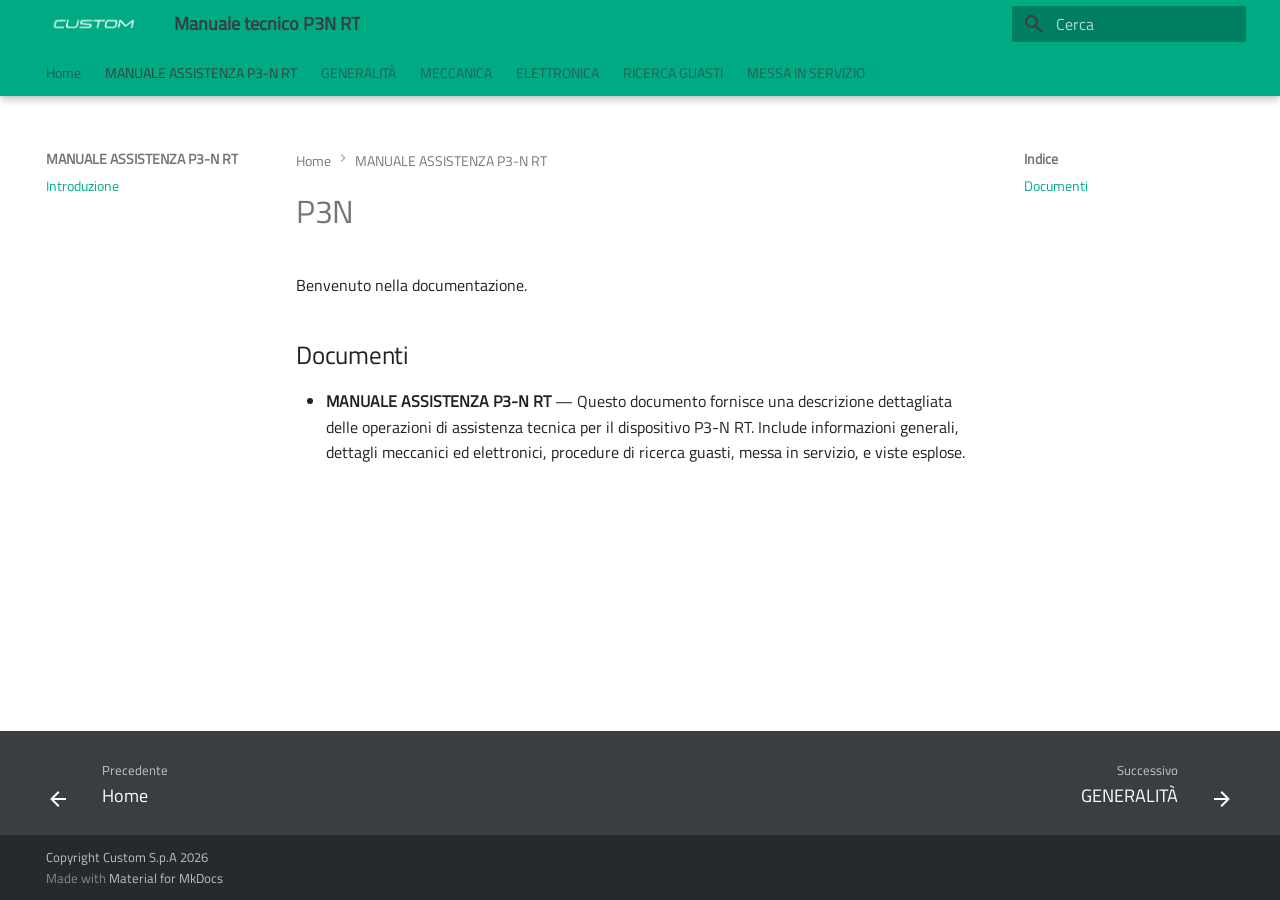
<file: index2/index.html>
<!doctype html>
<html lang="it" class="no-js">
  <head>
    
      <meta charset="utf-8">
      <meta name="viewport" content="width=device-width,initial-scale=1">
      
      
        <meta name="author" content="Ivan Robuschi">
      
      
        <link rel="canonical" href="https://github.com/ivanrobuschi-custom/P3N_RT.git/index2/">
      
      
        <link rel="prev" href="..">
      
      
        <link rel="next" href="../generalita/">
      
      
        
      
      
      <link rel="icon" href="../assets/icons/favicon.png">
      <meta name="generator" content="mkdocs-1.6.1, mkdocs-material-9.7.6">
    
    
      
        <title>Introduzione - Manuale tecnico P3N RT</title>
      
    
    
      <link rel="stylesheet" href="../assets/stylesheets/main.484c7ddc.min.css">
      
      


    
    
      
    
    
      
        
        
        <link rel="preconnect" href="https://fonts.gstatic.com" crossorigin>
        <link rel="stylesheet" href="https://fonts.googleapis.com/css?family=Roboto:300,300i,400,400i,700,700i%7CRoboto+Mono:400,400i,700,700i&display=fallback">
        <style>:root{--md-text-font:"Roboto";--md-code-font:"Roboto Mono"}</style>
      
    
    
      <link rel="stylesheet" href="../stylesheets/extra.css">
    
    <script>__md_scope=new URL("..",location),__md_hash=e=>[...e].reduce(((e,_)=>(e<<5)-e+_.charCodeAt(0)),0),__md_get=(e,_=localStorage,t=__md_scope)=>JSON.parse(_.getItem(t.pathname+"."+e)),__md_set=(e,_,t=localStorage,a=__md_scope)=>{try{t.setItem(a.pathname+"."+e,JSON.stringify(_))}catch(e){}}</script>
    
      

    
    
  </head>
  
  
    <body dir="ltr">
  
    
    <input class="md-toggle" data-md-toggle="drawer" type="checkbox" id="__drawer" autocomplete="off">
    <input class="md-toggle" data-md-toggle="search" type="checkbox" id="__search" autocomplete="off">
    <label class="md-overlay" for="__drawer"></label>
    <div data-md-component="skip">
      
        
        <a href="#p3n" class="md-skip">
          Vai al contenuto
        </a>
      
    </div>
    <div data-md-component="announce">
      
    </div>
    
    
      

  

<header class="md-header md-header--shadow md-header--lifted" data-md-component="header">
  <nav class="md-header__inner md-grid" aria-label="Intestazione">
    <a href=".." title="Manuale tecnico P3N RT" class="md-header__button md-logo" aria-label="Manuale tecnico P3N RT" data-md-component="logo">
      
  <img src="../assets/icons/logo.png" alt="logo">

    </a>
    <label class="md-header__button md-icon" for="__drawer">
      
      <svg xmlns="http://www.w3.org/2000/svg" viewBox="0 0 24 24"><path d="M3 6h18v2H3zm0 5h18v2H3zm0 5h18v2H3z"/></svg>
    </label>
    <div class="md-header__title" data-md-component="header-title">
      <div class="md-header__ellipsis">
        <div class="md-header__topic">
          <span class="md-ellipsis">
            Manuale tecnico P3N RT
          </span>
        </div>
        <div class="md-header__topic" data-md-component="header-topic">
          <span class="md-ellipsis">
            
              Introduzione
            
          </span>
        </div>
      </div>
    </div>
    
    
      <script>var palette=__md_get("__palette");if(palette&&palette.color){if("(prefers-color-scheme)"===palette.color.media){var media=matchMedia("(prefers-color-scheme: light)"),input=document.querySelector(media.matches?"[data-md-color-media='(prefers-color-scheme: light)']":"[data-md-color-media='(prefers-color-scheme: dark)']");palette.color.media=input.getAttribute("data-md-color-media"),palette.color.scheme=input.getAttribute("data-md-color-scheme"),palette.color.primary=input.getAttribute("data-md-color-primary"),palette.color.accent=input.getAttribute("data-md-color-accent")}for(var[key,value]of Object.entries(palette.color))document.body.setAttribute("data-md-color-"+key,value)}</script>
    
    
    
      
      
        <label class="md-header__button md-icon" for="__search">
          
          <svg xmlns="http://www.w3.org/2000/svg" viewBox="0 0 24 24"><path d="M9.5 3A6.5 6.5 0 0 1 16 9.5c0 1.61-.59 3.09-1.56 4.23l.27.27h.79l5 5-1.5 1.5-5-5v-.79l-.27-.27A6.52 6.52 0 0 1 9.5 16 6.5 6.5 0 0 1 3 9.5 6.5 6.5 0 0 1 9.5 3m0 2C7 5 5 7 5 9.5S7 14 9.5 14 14 12 14 9.5 12 5 9.5 5"/></svg>
        </label>
        <div class="md-search" data-md-component="search" role="dialog">
  <label class="md-search__overlay" for="__search"></label>
  <div class="md-search__inner" role="search">
    <form class="md-search__form" name="search">
      <input type="text" class="md-search__input" name="query" aria-label="Cerca" placeholder="Cerca" autocapitalize="off" autocorrect="off" autocomplete="off" spellcheck="false" data-md-component="search-query" required>
      <label class="md-search__icon md-icon" for="__search">
        
        <svg xmlns="http://www.w3.org/2000/svg" viewBox="0 0 24 24"><path d="M9.5 3A6.5 6.5 0 0 1 16 9.5c0 1.61-.59 3.09-1.56 4.23l.27.27h.79l5 5-1.5 1.5-5-5v-.79l-.27-.27A6.52 6.52 0 0 1 9.5 16 6.5 6.5 0 0 1 3 9.5 6.5 6.5 0 0 1 9.5 3m0 2C7 5 5 7 5 9.5S7 14 9.5 14 14 12 14 9.5 12 5 9.5 5"/></svg>
        
        <svg xmlns="http://www.w3.org/2000/svg" viewBox="0 0 24 24"><path d="M20 11v2H8l5.5 5.5-1.42 1.42L4.16 12l7.92-7.92L13.5 5.5 8 11z"/></svg>
      </label>
      <nav class="md-search__options" aria-label="Cerca">
        
          <a href="javascript:void(0)" class="md-search__icon md-icon" title="Condividi" aria-label="Condividi" data-clipboard data-clipboard-text="" data-md-component="search-share" tabindex="-1">
            
            <svg xmlns="http://www.w3.org/2000/svg" viewBox="0 0 24 24"><path d="M18 16.08c-.76 0-1.44.3-1.96.77L8.91 12.7c.05-.23.09-.46.09-.7s-.04-.47-.09-.7l7.05-4.11c.54.5 1.25.81 2.04.81a3 3 0 0 0 3-3 3 3 0 0 0-3-3 3 3 0 0 0-3 3c0 .24.04.47.09.7L8.04 9.81C7.5 9.31 6.79 9 6 9a3 3 0 0 0-3 3 3 3 0 0 0 3 3c.79 0 1.5-.31 2.04-.81l7.12 4.15c-.05.21-.08.43-.08.66 0 1.61 1.31 2.91 2.92 2.91s2.92-1.3 2.92-2.91A2.92 2.92 0 0 0 18 16.08"/></svg>
          </a>
        
        <button type="reset" class="md-search__icon md-icon" title="Cancella" aria-label="Cancella" tabindex="-1">
          
          <svg xmlns="http://www.w3.org/2000/svg" viewBox="0 0 24 24"><path d="M19 6.41 17.59 5 12 10.59 6.41 5 5 6.41 10.59 12 5 17.59 6.41 19 12 13.41 17.59 19 19 17.59 13.41 12z"/></svg>
        </button>
      </nav>
      
        <div class="md-search__suggest" data-md-component="search-suggest"></div>
      
    </form>
    <div class="md-search__output">
      <div class="md-search__scrollwrap" tabindex="0" data-md-scrollfix>
        <div class="md-search-result" data-md-component="search-result">
          <div class="md-search-result__meta">
            Inizializza la ricerca
          </div>
          <ol class="md-search-result__list" role="presentation"></ol>
        </div>
      </div>
    </div>
  </div>
</div>
      
    
    
  </nav>
  
    
      
<nav class="md-tabs" aria-label="Tabs" data-md-component="tabs">
  <div class="md-grid">
    <ul class="md-tabs__list">
      
        
  
  
  
  
    <li class="md-tabs__item">
      <a href=".." class="md-tabs__link">
        
  
  
    
  
  Home

      </a>
    </li>
  

      
        
  
  
  
    
  
  
    
    
      <li class="md-tabs__item md-tabs__item--active">
        <a href="./" class="md-tabs__link">
          
  
  
    
  
  MANUALE ASSISTENZA P3-N RT

        </a>
      </li>
    
  

      
        
  
  
  
  
    <li class="md-tabs__item">
      <a href="../generalita/" class="md-tabs__link">
        
  
  
    
  
  GENERALITÀ

      </a>
    </li>
  

      
        
  
  
  
  
    <li class="md-tabs__item">
      <a href="../meccanica/" class="md-tabs__link">
        
  
  
    
  
  MECCANICA

      </a>
    </li>
  

      
        
  
  
  
  
    <li class="md-tabs__item">
      <a href="../elettronica/" class="md-tabs__link">
        
  
  
    
  
  ELETTRONICA

      </a>
    </li>
  

      
        
  
  
  
  
    <li class="md-tabs__item">
      <a href="../ricerca-guasti/" class="md-tabs__link">
        
  
  
    
  
  RICERCA GUASTI

      </a>
    </li>
  

      
        
  
  
  
  
    
    
      <li class="md-tabs__item">
        <a href="../procedure/" class="md-tabs__link">
          
  
  
    
  
  MESSA IN SERVIZIO

        </a>
      </li>
    
  

      
    </ul>
  </div>
</nav>
    
  
</header>
    
    <div class="md-container" data-md-component="container">
      
      
        
      
      <main class="md-main" data-md-component="main">
        <div class="md-main__inner md-grid">
          
            
              
              <div class="md-sidebar md-sidebar--primary" data-md-component="sidebar" data-md-type="navigation" >
                <div class="md-sidebar__scrollwrap">
                  <div class="md-sidebar__inner">
                    


  


<nav class="md-nav md-nav--primary md-nav--lifted" aria-label="Navigazione" data-md-level="0">
  <label class="md-nav__title" for="__drawer">
    <a href=".." title="Manuale tecnico P3N RT" class="md-nav__button md-logo" aria-label="Manuale tecnico P3N RT" data-md-component="logo">
      
  <img src="../assets/icons/logo.png" alt="logo">

    </a>
    Manuale tecnico P3N RT
  </label>
  
  <ul class="md-nav__list" data-md-scrollfix>
    
      
      
  
  
  
  
    <li class="md-nav__item">
      <a href=".." class="md-nav__link">
        
  
  
  <span class="md-ellipsis">
    
  
    Home
  

    
  </span>
  
  

      </a>
    </li>
  

    
      
      
  
  
    
  
  
  
    
    
      
        
      
    
    
    
      
        
        
      
      
        
      
    
    
      
    
    <li class="md-nav__item md-nav__item--active md-nav__item--section md-nav__item--nested">
      
        
        
        <input class="md-nav__toggle md-toggle " type="checkbox" id="__nav_2" checked>
        
          
          <label class="md-nav__link" for="__nav_2" id="__nav_2_label" tabindex="">
            
  
  
  <span class="md-ellipsis">
    
  
    MANUALE ASSISTENZA P3-N RT
  

    
  </span>
  
  

            <span class="md-nav__icon md-icon"></span>
          </label>
        
        <nav class="md-nav" data-md-level="1" aria-labelledby="__nav_2_label" aria-expanded="true">
          <label class="md-nav__title" for="__nav_2">
            <span class="md-nav__icon md-icon"></span>
            
  
    MANUALE ASSISTENZA P3-N RT
  

          </label>
          <ul class="md-nav__list" data-md-scrollfix>
            
              
                
  
  
    
  
  
  
    <li class="md-nav__item md-nav__item--active">
      
      <input class="md-nav__toggle md-toggle" type="checkbox" id="__toc">
      
      
        
      
      
        <label class="md-nav__link md-nav__link--active" for="__toc">
          
  
  
  <span class="md-ellipsis">
    
  
    Introduzione
  

    
  </span>
  
  

          <span class="md-nav__icon md-icon"></span>
        </label>
      
      <a href="./" class="md-nav__link md-nav__link--active">
        
  
  
  <span class="md-ellipsis">
    
  
    Introduzione
  

    
  </span>
  
  

      </a>
      
        

<nav class="md-nav md-nav--secondary" aria-label="Indice">
  
  
  
    
  
  
    <label class="md-nav__title" for="__toc">
      <span class="md-nav__icon md-icon"></span>
      Indice
    </label>
    <ul class="md-nav__list" data-md-component="toc" data-md-scrollfix>
      
        <li class="md-nav__item">
  <a href="#documenti" class="md-nav__link">
    <span class="md-ellipsis">
      
        Documenti
      
    </span>
  </a>
  
</li>
      
    </ul>
  
</nav>
      
    </li>
  

              
            
          </ul>
        </nav>
      
    </li>
  

    
      
      
  
  
  
  
    <li class="md-nav__item">
      <a href="../generalita/" class="md-nav__link">
        
  
  
  <span class="md-ellipsis">
    
  
    GENERALITÀ
  

    
  </span>
  
  

      </a>
    </li>
  

    
      
      
  
  
  
  
    <li class="md-nav__item">
      <a href="../meccanica/" class="md-nav__link">
        
  
  
  <span class="md-ellipsis">
    
  
    MECCANICA
  

    
  </span>
  
  

      </a>
    </li>
  

    
      
      
  
  
  
  
    <li class="md-nav__item">
      <a href="../elettronica/" class="md-nav__link">
        
  
  
  <span class="md-ellipsis">
    
  
    ELETTRONICA
  

    
  </span>
  
  

      </a>
    </li>
  

    
      
      
  
  
  
  
    <li class="md-nav__item">
      <a href="../ricerca-guasti/" class="md-nav__link">
        
  
  
  <span class="md-ellipsis">
    
  
    RICERCA GUASTI
  

    
  </span>
  
  

      </a>
    </li>
  

    
      
      
  
  
  
  
    
    
      
        
      
        
      
    
    
    
      
      
        
      
    
    
      
        
        
      
    
    <li class="md-nav__item md-nav__item--pruned md-nav__item--nested">
      
        
  
  
  
    <a href="../procedure/" class="md-nav__link">
      
  
  
  <span class="md-ellipsis">
    
  
    MESSA IN SERVIZIO
  

    
  </span>
  
  

      
        <span class="md-nav__icon md-icon"></span>
      
    </a>
  

      
    </li>
  

    
  </ul>
</nav>
                  </div>
                </div>
              </div>
            
            
              
              <div class="md-sidebar md-sidebar--secondary" data-md-component="sidebar" data-md-type="toc" >
                <div class="md-sidebar__scrollwrap">
                  <div class="md-sidebar__inner">
                    

<nav class="md-nav md-nav--secondary" aria-label="Indice">
  
  
  
    
  
  
    <label class="md-nav__title" for="__toc">
      <span class="md-nav__icon md-icon"></span>
      Indice
    </label>
    <ul class="md-nav__list" data-md-component="toc" data-md-scrollfix>
      
        <li class="md-nav__item">
  <a href="#documenti" class="md-nav__link">
    <span class="md-ellipsis">
      
        Documenti
      
    </span>
  </a>
  
</li>
      
    </ul>
  
</nav>
                  </div>
                </div>
              </div>
            
          
          
            <div class="md-content" data-md-component="content">
              
                



  


  <nav class="md-path" aria-label="Navigazione" >
    <ol class="md-path__list">
      
        
  
  
    <li class="md-path__item">
      <a href=".." class="md-path__link">
        
  <span class="md-ellipsis">
    Home
  </span>

      </a>
    </li>
  

      
      
        
  
  
    
    
      <li class="md-path__item">
        <a href="./" class="md-path__link">
          
  <span class="md-ellipsis">
    MANUALE ASSISTENZA P3-N RT
  </span>

        </a>
      </li>
    
  

      
    </ol>
  </nav>

              
              <article class="md-content__inner md-typeset">
                
                  



<h1 id="p3n">P3N</h1>
<p>Benvenuto nella documentazione.</p>
<h2 id="documenti">Documenti</h2>
<ul>
<li><strong>MANUALE ASSISTENZA P3-N RT</strong> — Questo documento fornisce una descrizione dettagliata delle operazioni di assistenza tecnica per il dispositivo P3-N RT. Include informazioni generali, dettagli meccanici ed elettronici, procedure di ricerca guasti, messa in servizio, e viste esplose.</li>
</ul>












                
              </article>
            </div>
          
          
<script>var target=document.getElementById(location.hash.slice(1));target&&target.name&&(target.checked=target.name.startsWith("__tabbed_"))</script>
        </div>
        
          <button type="button" class="md-top md-icon" data-md-component="top" hidden>
  
  <svg xmlns="http://www.w3.org/2000/svg" viewBox="0 0 24 24"><path d="M13 20h-2V8l-5.5 5.5-1.42-1.42L12 4.16l7.92 7.92-1.42 1.42L13 8z"/></svg>
  Torna su
</button>
        
      </main>
      
        <footer class="md-footer">
  
    
      
      <nav class="md-footer__inner md-grid" aria-label="Piede" >
        
          
          <a href=".." class="md-footer__link md-footer__link--prev" aria-label="Precedente: Home">
            <div class="md-footer__button md-icon">
              
              <svg xmlns="http://www.w3.org/2000/svg" viewBox="0 0 24 24"><path d="M20 11v2H8l5.5 5.5-1.42 1.42L4.16 12l7.92-7.92L13.5 5.5 8 11z"/></svg>
            </div>
            <div class="md-footer__title">
              <span class="md-footer__direction">
                Precedente
              </span>
              <div class="md-ellipsis">
                Home
              </div>
            </div>
          </a>
        
        
          
          <a href="../generalita/" class="md-footer__link md-footer__link--next" aria-label="Successivo: GENERALITÀ">
            <div class="md-footer__title">
              <span class="md-footer__direction">
                Successivo
              </span>
              <div class="md-ellipsis">
                GENERALITÀ
              </div>
            </div>
            <div class="md-footer__button md-icon">
              
              <svg xmlns="http://www.w3.org/2000/svg" viewBox="0 0 24 24"><path d="M4 11v2h12l-5.5 5.5 1.42 1.42L19.84 12l-7.92-7.92L10.5 5.5 16 11z"/></svg>
            </div>
          </a>
        
      </nav>
    
  
  <div class="md-footer-meta md-typeset">
    <div class="md-footer-meta__inner md-grid">
      <div class="md-copyright">
  
    <div class="md-copyright__highlight">
      Copyright Custom S.p.A 2026
    </div>
  
  
    Made with
    <a href="https://squidfunk.github.io/mkdocs-material/" target="_blank" rel="noopener">
      Material for MkDocs
    </a>
  
</div>
      
    </div>
  </div>
</footer>
      
    </div>
    <div class="md-dialog" data-md-component="dialog">
      <div class="md-dialog__inner md-typeset"></div>
    </div>
    
      <div class="md-progress" data-md-component="progress" role="progressbar"></div>
    
    
    
      
      
      <script id="__config" type="application/json">{"annotate": null, "base": "..", "features": ["navigation.instant", "navigation.instant.prefetch", "navigation.instant.preview", "navigation.instant.progress", "navigation.tracking", "navigation.tabs", "navigation.tabs.sticky", "navigation.path", "navigation.sections", "navigation.prune", "navigation.indexes", "navigation.top", "search.suggest", "search.highlight", "search.share", "navigation.footer"], "search": "../assets/javascripts/workers/search.2c215733.min.js", "tags": null, "translations": {"clipboard.copied": "Copiato", "clipboard.copy": "Copia", "search.result.more.one": "1 altro in questa pagina", "search.result.more.other": "# altri in questa pagina", "search.result.none": "Nessun documento trovato", "search.result.one": "1 documento trovato", "search.result.other": "# documenti trovati", "search.result.placeholder": "Scrivi per iniziare a cercare", "search.result.term.missing": "Non presente", "select.version": "Seleziona la versione"}, "version": null}</script>
    
    
      <script src="../assets/javascripts/bundle.79ae519e.min.js"></script>
      
    
  </body>
</html>
</file>
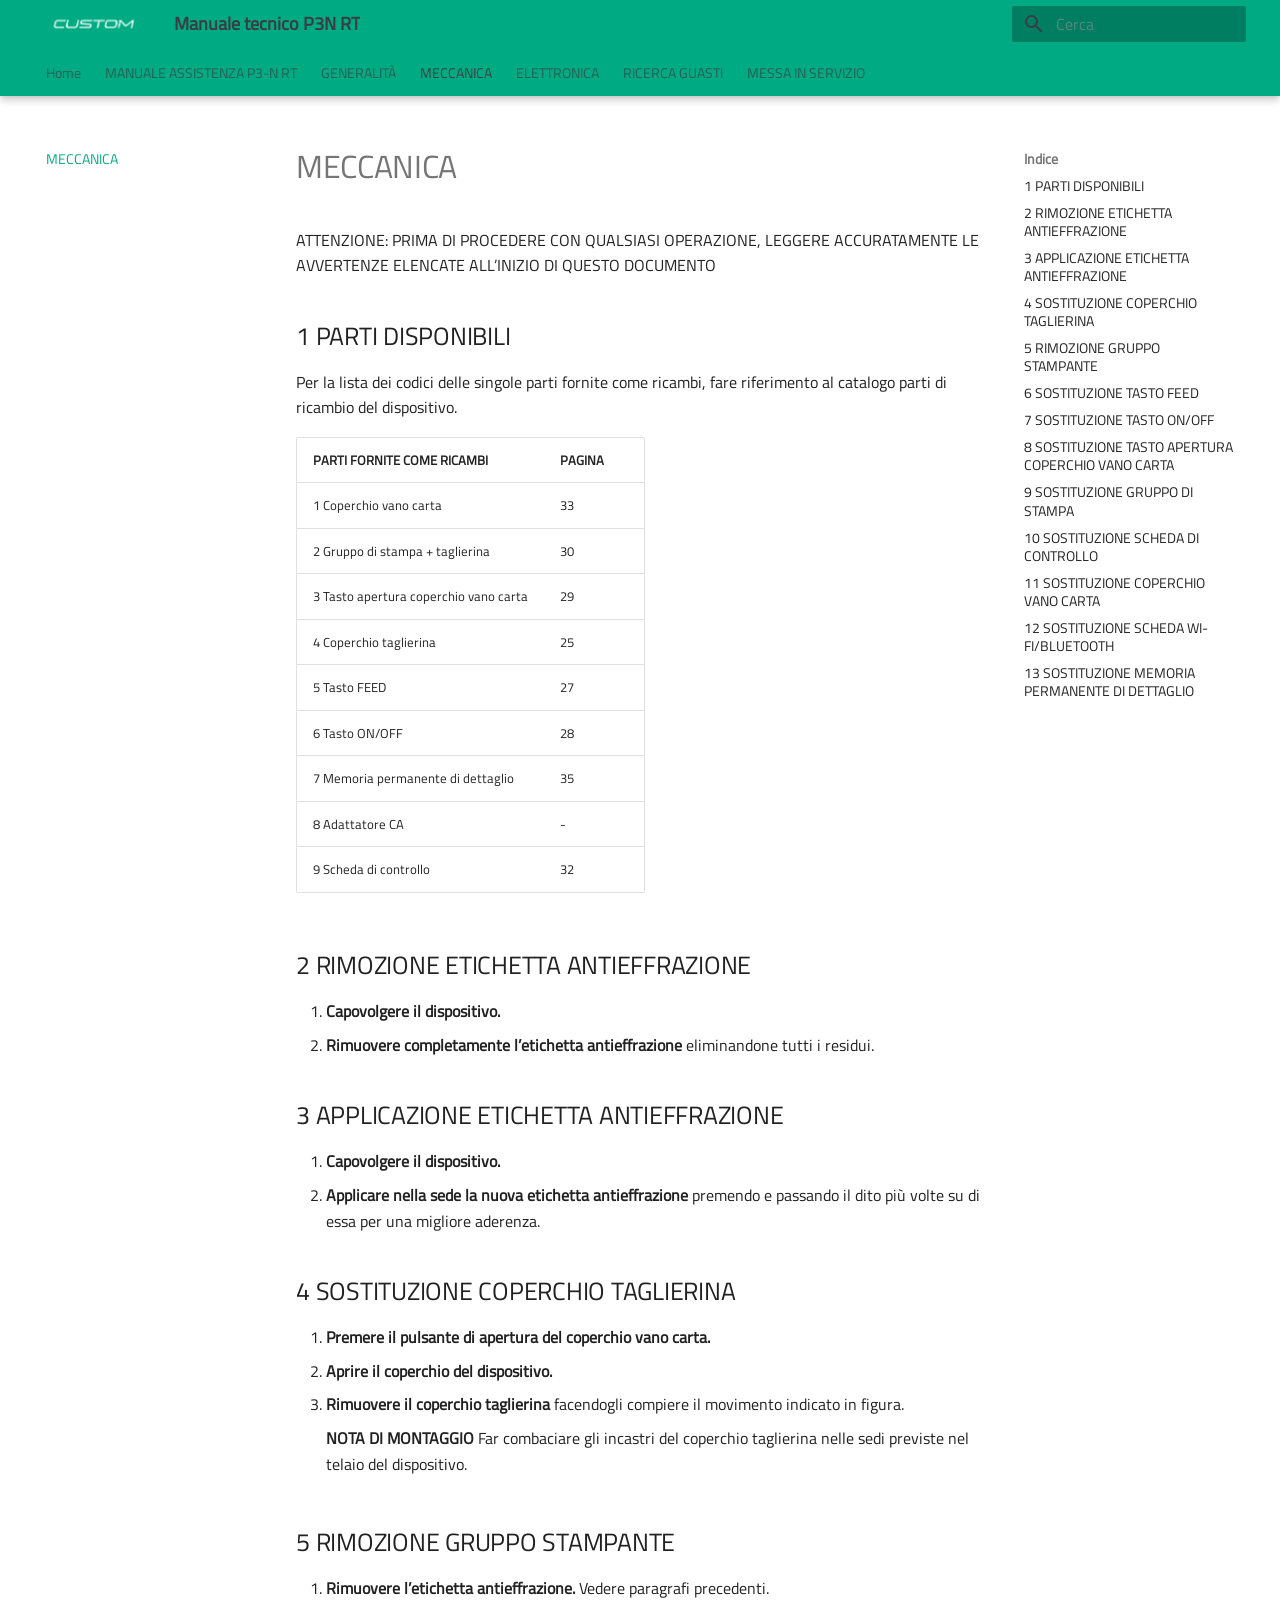
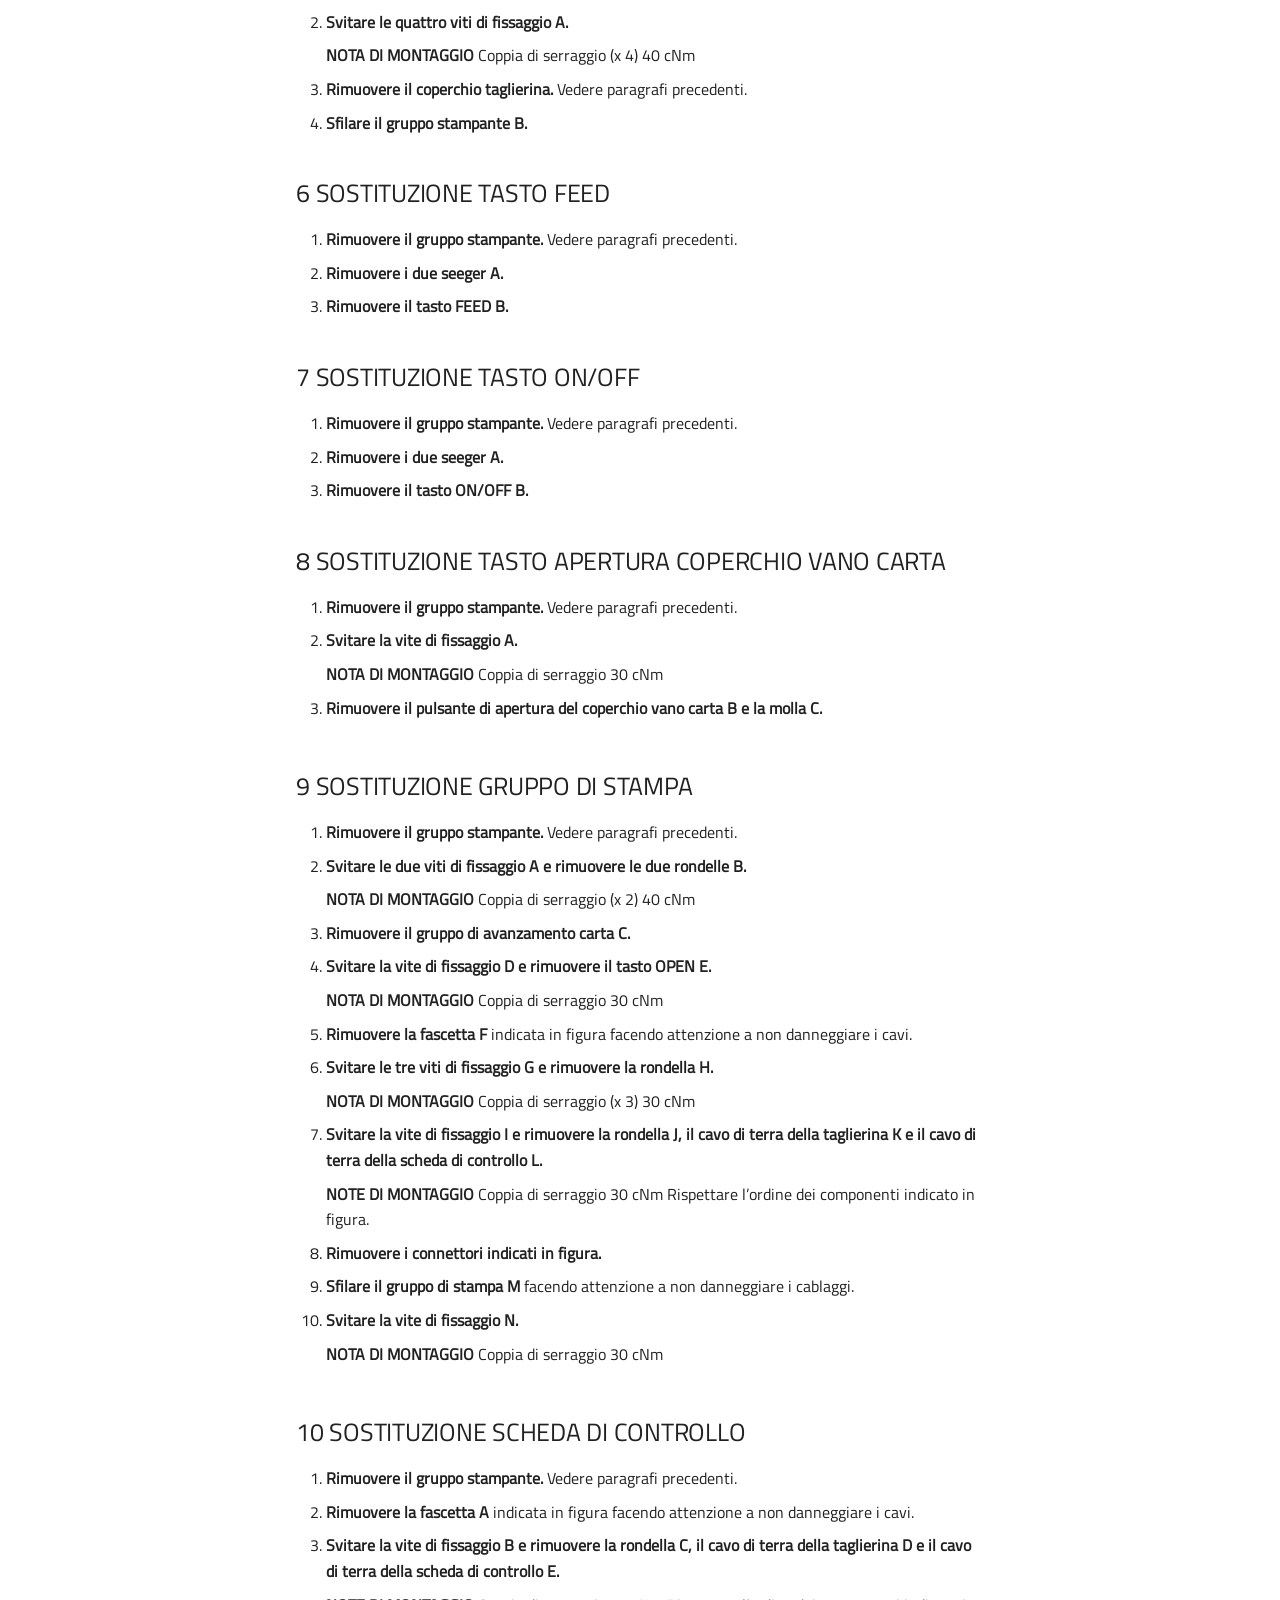
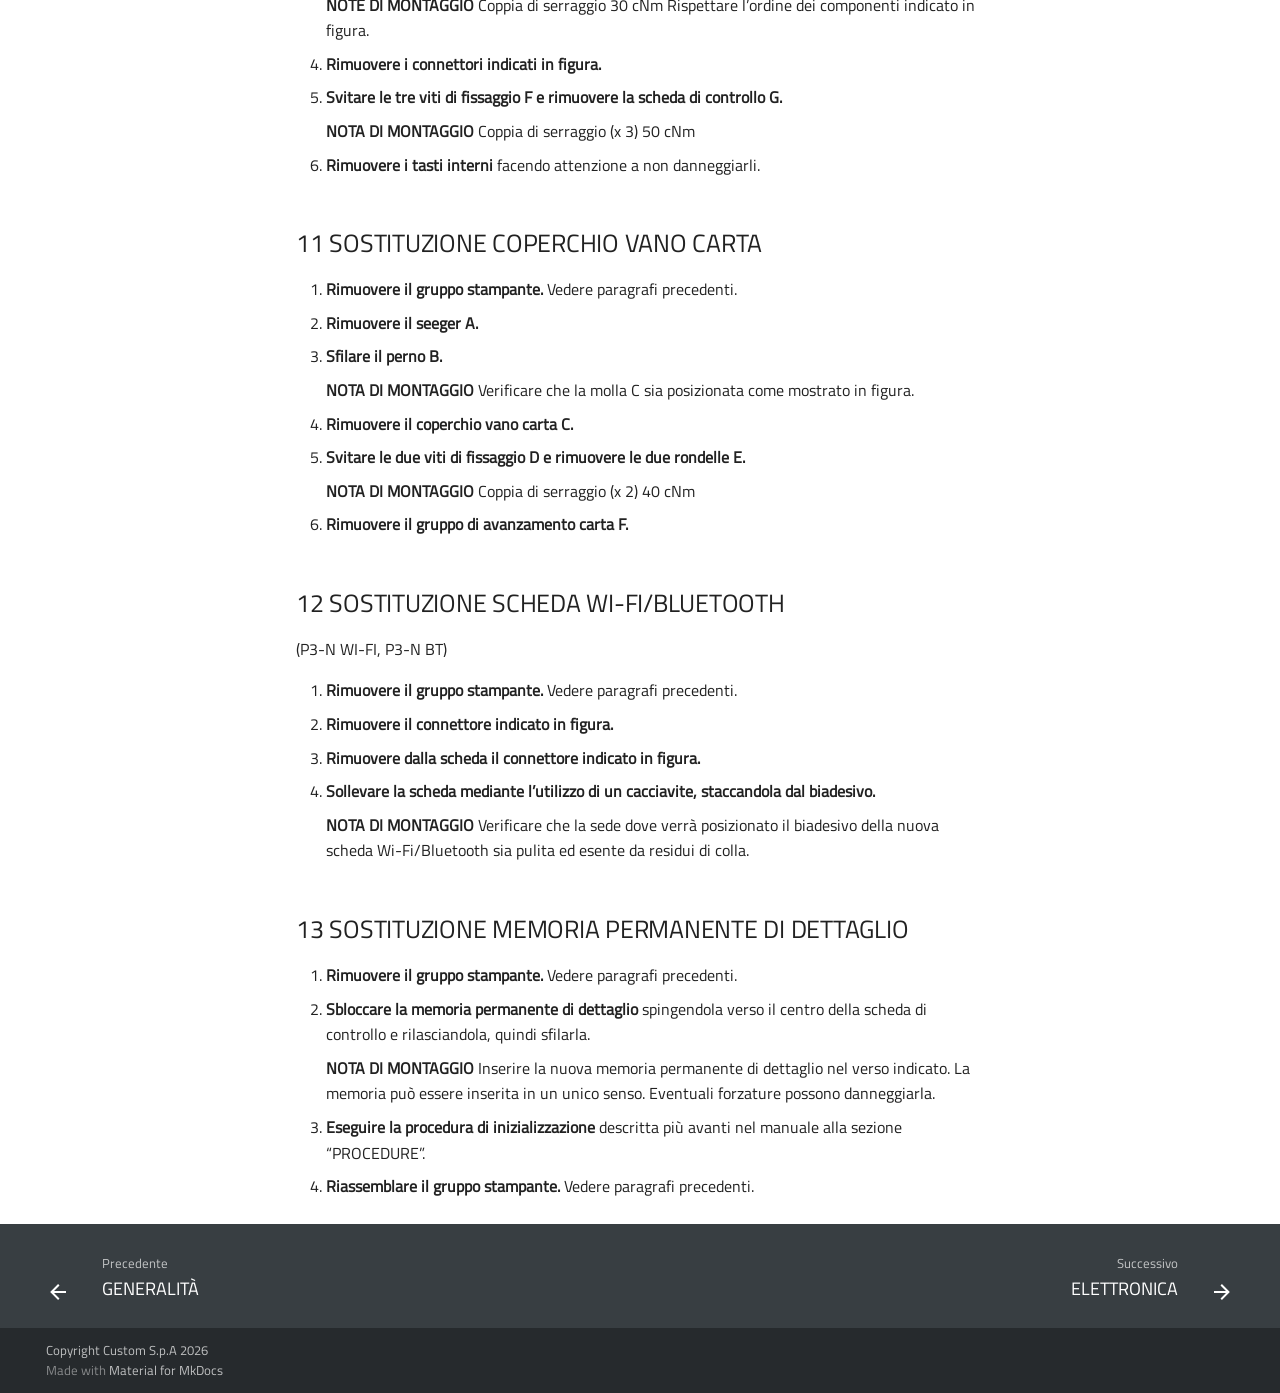
<file: meccanica/index.html>
<!doctype html>
<html lang="it" class="no-js">
  <head>
    
      <meta charset="utf-8">
      <meta name="viewport" content="width=device-width,initial-scale=1">
      
      
        <meta name="author" content="Ivan Robuschi">
      
      
        <link rel="canonical" href="https://github.com/ivanrobuschi-custom/P3N_RT.git/meccanica/">
      
      
        <link rel="prev" href="../generalita/">
      
      
        <link rel="next" href="../elettronica/">
      
      
        
      
      
      <link rel="icon" href="../assets/icons/favicon.png">
      <meta name="generator" content="mkdocs-1.6.1, mkdocs-material-9.7.6">
    
    
      
        <title>MECCANICA - Manuale tecnico P3N RT</title>
      
    
    
      <link rel="stylesheet" href="../assets/stylesheets/main.484c7ddc.min.css">
      
      


    
    
      
    
    
      
        
        
        <link rel="preconnect" href="https://fonts.gstatic.com" crossorigin>
        <link rel="stylesheet" href="https://fonts.googleapis.com/css?family=Roboto:300,300i,400,400i,700,700i%7CRoboto+Mono:400,400i,700,700i&display=fallback">
        <style>:root{--md-text-font:"Roboto";--md-code-font:"Roboto Mono"}</style>
      
    
    
      <link rel="stylesheet" href="../stylesheets/extra.css">
    
    <script>__md_scope=new URL("..",location),__md_hash=e=>[...e].reduce(((e,_)=>(e<<5)-e+_.charCodeAt(0)),0),__md_get=(e,_=localStorage,t=__md_scope)=>JSON.parse(_.getItem(t.pathname+"."+e)),__md_set=(e,_,t=localStorage,a=__md_scope)=>{try{t.setItem(a.pathname+"."+e,JSON.stringify(_))}catch(e){}}</script>
    
      

    
    
  </head>
  
  
    <body dir="ltr">
  
    
    <input class="md-toggle" data-md-toggle="drawer" type="checkbox" id="__drawer" autocomplete="off">
    <input class="md-toggle" data-md-toggle="search" type="checkbox" id="__search" autocomplete="off">
    <label class="md-overlay" for="__drawer"></label>
    <div data-md-component="skip">
      
        
        <a href="#meccanica" class="md-skip">
          Vai al contenuto
        </a>
      
    </div>
    <div data-md-component="announce">
      
    </div>
    
    
      

  

<header class="md-header md-header--shadow md-header--lifted" data-md-component="header">
  <nav class="md-header__inner md-grid" aria-label="Intestazione">
    <a href=".." title="Manuale tecnico P3N RT" class="md-header__button md-logo" aria-label="Manuale tecnico P3N RT" data-md-component="logo">
      
  <img src="../assets/icons/logo.png" alt="logo">

    </a>
    <label class="md-header__button md-icon" for="__drawer">
      
      <svg xmlns="http://www.w3.org/2000/svg" viewBox="0 0 24 24"><path d="M3 6h18v2H3zm0 5h18v2H3zm0 5h18v2H3z"/></svg>
    </label>
    <div class="md-header__title" data-md-component="header-title">
      <div class="md-header__ellipsis">
        <div class="md-header__topic">
          <span class="md-ellipsis">
            Manuale tecnico P3N RT
          </span>
        </div>
        <div class="md-header__topic" data-md-component="header-topic">
          <span class="md-ellipsis">
            
              MECCANICA
            
          </span>
        </div>
      </div>
    </div>
    
    
      <script>var palette=__md_get("__palette");if(palette&&palette.color){if("(prefers-color-scheme)"===palette.color.media){var media=matchMedia("(prefers-color-scheme: light)"),input=document.querySelector(media.matches?"[data-md-color-media='(prefers-color-scheme: light)']":"[data-md-color-media='(prefers-color-scheme: dark)']");palette.color.media=input.getAttribute("data-md-color-media"),palette.color.scheme=input.getAttribute("data-md-color-scheme"),palette.color.primary=input.getAttribute("data-md-color-primary"),palette.color.accent=input.getAttribute("data-md-color-accent")}for(var[key,value]of Object.entries(palette.color))document.body.setAttribute("data-md-color-"+key,value)}</script>
    
    
    
      
      
        <label class="md-header__button md-icon" for="__search">
          
          <svg xmlns="http://www.w3.org/2000/svg" viewBox="0 0 24 24"><path d="M9.5 3A6.5 6.5 0 0 1 16 9.5c0 1.61-.59 3.09-1.56 4.23l.27.27h.79l5 5-1.5 1.5-5-5v-.79l-.27-.27A6.52 6.52 0 0 1 9.5 16 6.5 6.5 0 0 1 3 9.5 6.5 6.5 0 0 1 9.5 3m0 2C7 5 5 7 5 9.5S7 14 9.5 14 14 12 14 9.5 12 5 9.5 5"/></svg>
        </label>
        <div class="md-search" data-md-component="search" role="dialog">
  <label class="md-search__overlay" for="__search"></label>
  <div class="md-search__inner" role="search">
    <form class="md-search__form" name="search">
      <input type="text" class="md-search__input" name="query" aria-label="Cerca" placeholder="Cerca" autocapitalize="off" autocorrect="off" autocomplete="off" spellcheck="false" data-md-component="search-query" required>
      <label class="md-search__icon md-icon" for="__search">
        
        <svg xmlns="http://www.w3.org/2000/svg" viewBox="0 0 24 24"><path d="M9.5 3A6.5 6.5 0 0 1 16 9.5c0 1.61-.59 3.09-1.56 4.23l.27.27h.79l5 5-1.5 1.5-5-5v-.79l-.27-.27A6.52 6.52 0 0 1 9.5 16 6.5 6.5 0 0 1 3 9.5 6.5 6.5 0 0 1 9.5 3m0 2C7 5 5 7 5 9.5S7 14 9.5 14 14 12 14 9.5 12 5 9.5 5"/></svg>
        
        <svg xmlns="http://www.w3.org/2000/svg" viewBox="0 0 24 24"><path d="M20 11v2H8l5.5 5.5-1.42 1.42L4.16 12l7.92-7.92L13.5 5.5 8 11z"/></svg>
      </label>
      <nav class="md-search__options" aria-label="Cerca">
        
          <a href="javascript:void(0)" class="md-search__icon md-icon" title="Condividi" aria-label="Condividi" data-clipboard data-clipboard-text="" data-md-component="search-share" tabindex="-1">
            
            <svg xmlns="http://www.w3.org/2000/svg" viewBox="0 0 24 24"><path d="M18 16.08c-.76 0-1.44.3-1.96.77L8.91 12.7c.05-.23.09-.46.09-.7s-.04-.47-.09-.7l7.05-4.11c.54.5 1.25.81 2.04.81a3 3 0 0 0 3-3 3 3 0 0 0-3-3 3 3 0 0 0-3 3c0 .24.04.47.09.7L8.04 9.81C7.5 9.31 6.79 9 6 9a3 3 0 0 0-3 3 3 3 0 0 0 3 3c.79 0 1.5-.31 2.04-.81l7.12 4.15c-.05.21-.08.43-.08.66 0 1.61 1.31 2.91 2.92 2.91s2.92-1.3 2.92-2.91A2.92 2.92 0 0 0 18 16.08"/></svg>
          </a>
        
        <button type="reset" class="md-search__icon md-icon" title="Cancella" aria-label="Cancella" tabindex="-1">
          
          <svg xmlns="http://www.w3.org/2000/svg" viewBox="0 0 24 24"><path d="M19 6.41 17.59 5 12 10.59 6.41 5 5 6.41 10.59 12 5 17.59 6.41 19 12 13.41 17.59 19 19 17.59 13.41 12z"/></svg>
        </button>
      </nav>
      
        <div class="md-search__suggest" data-md-component="search-suggest"></div>
      
    </form>
    <div class="md-search__output">
      <div class="md-search__scrollwrap" tabindex="0" data-md-scrollfix>
        <div class="md-search-result" data-md-component="search-result">
          <div class="md-search-result__meta">
            Inizializza la ricerca
          </div>
          <ol class="md-search-result__list" role="presentation"></ol>
        </div>
      </div>
    </div>
  </div>
</div>
      
    
    
  </nav>
  
    
      
<nav class="md-tabs" aria-label="Tabs" data-md-component="tabs">
  <div class="md-grid">
    <ul class="md-tabs__list">
      
        
  
  
  
  
    <li class="md-tabs__item">
      <a href=".." class="md-tabs__link">
        
  
  
    
  
  Home

      </a>
    </li>
  

      
        
  
  
  
  
    
    
      <li class="md-tabs__item">
        <a href="../index2/" class="md-tabs__link">
          
  
  
    
  
  MANUALE ASSISTENZA P3-N RT

        </a>
      </li>
    
  

      
        
  
  
  
  
    <li class="md-tabs__item">
      <a href="../generalita/" class="md-tabs__link">
        
  
  
    
  
  GENERALITÀ

      </a>
    </li>
  

      
        
  
  
  
    
  
  
    <li class="md-tabs__item md-tabs__item--active">
      <a href="./" class="md-tabs__link">
        
  
  
    
  
  MECCANICA

      </a>
    </li>
  

      
        
  
  
  
  
    <li class="md-tabs__item">
      <a href="../elettronica/" class="md-tabs__link">
        
  
  
    
  
  ELETTRONICA

      </a>
    </li>
  

      
        
  
  
  
  
    <li class="md-tabs__item">
      <a href="../ricerca-guasti/" class="md-tabs__link">
        
  
  
    
  
  RICERCA GUASTI

      </a>
    </li>
  

      
        
  
  
  
  
    
    
      <li class="md-tabs__item">
        <a href="../procedure/" class="md-tabs__link">
          
  
  
    
  
  MESSA IN SERVIZIO

        </a>
      </li>
    
  

      
    </ul>
  </div>
</nav>
    
  
</header>
    
    <div class="md-container" data-md-component="container">
      
      
        
      
      <main class="md-main" data-md-component="main">
        <div class="md-main__inner md-grid">
          
            
              
              <div class="md-sidebar md-sidebar--primary" data-md-component="sidebar" data-md-type="navigation" >
                <div class="md-sidebar__scrollwrap">
                  <div class="md-sidebar__inner">
                    


  


<nav class="md-nav md-nav--primary md-nav--lifted" aria-label="Navigazione" data-md-level="0">
  <label class="md-nav__title" for="__drawer">
    <a href=".." title="Manuale tecnico P3N RT" class="md-nav__button md-logo" aria-label="Manuale tecnico P3N RT" data-md-component="logo">
      
  <img src="../assets/icons/logo.png" alt="logo">

    </a>
    Manuale tecnico P3N RT
  </label>
  
  <ul class="md-nav__list" data-md-scrollfix>
    
      
      
  
  
  
  
    <li class="md-nav__item">
      <a href=".." class="md-nav__link">
        
  
  
  <span class="md-ellipsis">
    
  
    Home
  

    
  </span>
  
  

      </a>
    </li>
  

    
      
      
  
  
  
  
    
    
      
        
      
    
    
    
      
      
        
      
    
    
      
        
        
      
    
    <li class="md-nav__item md-nav__item--pruned md-nav__item--nested">
      
        
  
  
  
    <a href="../index2/" class="md-nav__link">
      
  
  
  <span class="md-ellipsis">
    
  
    MANUALE ASSISTENZA P3-N RT
  

    
  </span>
  
  

      
        <span class="md-nav__icon md-icon"></span>
      
    </a>
  

      
    </li>
  

    
      
      
  
  
  
  
    <li class="md-nav__item">
      <a href="../generalita/" class="md-nav__link">
        
  
  
  <span class="md-ellipsis">
    
  
    GENERALITÀ
  

    
  </span>
  
  

      </a>
    </li>
  

    
      
      
  
  
    
  
  
  
    <li class="md-nav__item md-nav__item--active">
      
      <input class="md-nav__toggle md-toggle" type="checkbox" id="__toc">
      
      
        
      
      
        <label class="md-nav__link md-nav__link--active" for="__toc">
          
  
  
  <span class="md-ellipsis">
    
  
    MECCANICA
  

    
  </span>
  
  

          <span class="md-nav__icon md-icon"></span>
        </label>
      
      <a href="./" class="md-nav__link md-nav__link--active">
        
  
  
  <span class="md-ellipsis">
    
  
    MECCANICA
  

    
  </span>
  
  

      </a>
      
        

<nav class="md-nav md-nav--secondary" aria-label="Indice">
  
  
  
    
  
  
    <label class="md-nav__title" for="__toc">
      <span class="md-nav__icon md-icon"></span>
      Indice
    </label>
    <ul class="md-nav__list" data-md-component="toc" data-md-scrollfix>
      
        <li class="md-nav__item">
  <a href="#1-parti-disponibili" class="md-nav__link">
    <span class="md-ellipsis">
      
        1 PARTI DISPONIBILI
      
    </span>
  </a>
  
</li>
      
        <li class="md-nav__item">
  <a href="#2-rimozione-etichetta-antieffrazione" class="md-nav__link">
    <span class="md-ellipsis">
      
        2 RIMOZIONE ETICHETTA ANTIEFFRAZIONE
      
    </span>
  </a>
  
</li>
      
        <li class="md-nav__item">
  <a href="#3-applicazione-etichetta-antieffrazione" class="md-nav__link">
    <span class="md-ellipsis">
      
        3 APPLICAZIONE ETICHETTA ANTIEFFRAZIONE
      
    </span>
  </a>
  
</li>
      
        <li class="md-nav__item">
  <a href="#4-sostituzione-coperchio-taglierina" class="md-nav__link">
    <span class="md-ellipsis">
      
        4 SOSTITUZIONE COPERCHIO TAGLIERINA
      
    </span>
  </a>
  
</li>
      
        <li class="md-nav__item">
  <a href="#5-rimozione-gruppo-stampante" class="md-nav__link">
    <span class="md-ellipsis">
      
        5 RIMOZIONE GRUPPO STAMPANTE
      
    </span>
  </a>
  
</li>
      
        <li class="md-nav__item">
  <a href="#6-sostituzione-tasto-feed" class="md-nav__link">
    <span class="md-ellipsis">
      
        6 SOSTITUZIONE TASTO FEED
      
    </span>
  </a>
  
</li>
      
        <li class="md-nav__item">
  <a href="#7-sostituzione-tasto-onoff" class="md-nav__link">
    <span class="md-ellipsis">
      
        7 SOSTITUZIONE TASTO ON/OFF
      
    </span>
  </a>
  
</li>
      
        <li class="md-nav__item">
  <a href="#8-sostituzione-tasto-apertura-coperchio-vano-carta" class="md-nav__link">
    <span class="md-ellipsis">
      
        8 SOSTITUZIONE TASTO APERTURA COPERCHIO VANO CARTA
      
    </span>
  </a>
  
</li>
      
        <li class="md-nav__item">
  <a href="#9-sostituzione-gruppo-di-stampa" class="md-nav__link">
    <span class="md-ellipsis">
      
        9 SOSTITUZIONE GRUPPO DI STAMPA
      
    </span>
  </a>
  
</li>
      
        <li class="md-nav__item">
  <a href="#10-sostituzione-scheda-di-controllo" class="md-nav__link">
    <span class="md-ellipsis">
      
        10 SOSTITUZIONE SCHEDA DI CONTROLLO
      
    </span>
  </a>
  
</li>
      
        <li class="md-nav__item">
  <a href="#11-sostituzione-coperchio-vano-carta" class="md-nav__link">
    <span class="md-ellipsis">
      
        11 SOSTITUZIONE COPERCHIO VANO CARTA
      
    </span>
  </a>
  
</li>
      
        <li class="md-nav__item">
  <a href="#12-sostituzione-scheda-wi-fibluetooth" class="md-nav__link">
    <span class="md-ellipsis">
      
        12 SOSTITUZIONE SCHEDA WI-FI/BLUETOOTH
      
    </span>
  </a>
  
</li>
      
        <li class="md-nav__item">
  <a href="#13-sostituzione-memoria-permanente-di-dettaglio" class="md-nav__link">
    <span class="md-ellipsis">
      
        13 SOSTITUZIONE MEMORIA PERMANENTE DI DETTAGLIO
      
    </span>
  </a>
  
</li>
      
    </ul>
  
</nav>
      
    </li>
  

    
      
      
  
  
  
  
    <li class="md-nav__item">
      <a href="../elettronica/" class="md-nav__link">
        
  
  
  <span class="md-ellipsis">
    
  
    ELETTRONICA
  

    
  </span>
  
  

      </a>
    </li>
  

    
      
      
  
  
  
  
    <li class="md-nav__item">
      <a href="../ricerca-guasti/" class="md-nav__link">
        
  
  
  <span class="md-ellipsis">
    
  
    RICERCA GUASTI
  

    
  </span>
  
  

      </a>
    </li>
  

    
      
      
  
  
  
  
    
    
      
        
      
        
      
    
    
    
      
      
        
      
    
    
      
        
        
      
    
    <li class="md-nav__item md-nav__item--pruned md-nav__item--nested">
      
        
  
  
  
    <a href="../procedure/" class="md-nav__link">
      
  
  
  <span class="md-ellipsis">
    
  
    MESSA IN SERVIZIO
  

    
  </span>
  
  

      
        <span class="md-nav__icon md-icon"></span>
      
    </a>
  

      
    </li>
  

    
  </ul>
</nav>
                  </div>
                </div>
              </div>
            
            
              
              <div class="md-sidebar md-sidebar--secondary" data-md-component="sidebar" data-md-type="toc" >
                <div class="md-sidebar__scrollwrap">
                  <div class="md-sidebar__inner">
                    

<nav class="md-nav md-nav--secondary" aria-label="Indice">
  
  
  
    
  
  
    <label class="md-nav__title" for="__toc">
      <span class="md-nav__icon md-icon"></span>
      Indice
    </label>
    <ul class="md-nav__list" data-md-component="toc" data-md-scrollfix>
      
        <li class="md-nav__item">
  <a href="#1-parti-disponibili" class="md-nav__link">
    <span class="md-ellipsis">
      
        1 PARTI DISPONIBILI
      
    </span>
  </a>
  
</li>
      
        <li class="md-nav__item">
  <a href="#2-rimozione-etichetta-antieffrazione" class="md-nav__link">
    <span class="md-ellipsis">
      
        2 RIMOZIONE ETICHETTA ANTIEFFRAZIONE
      
    </span>
  </a>
  
</li>
      
        <li class="md-nav__item">
  <a href="#3-applicazione-etichetta-antieffrazione" class="md-nav__link">
    <span class="md-ellipsis">
      
        3 APPLICAZIONE ETICHETTA ANTIEFFRAZIONE
      
    </span>
  </a>
  
</li>
      
        <li class="md-nav__item">
  <a href="#4-sostituzione-coperchio-taglierina" class="md-nav__link">
    <span class="md-ellipsis">
      
        4 SOSTITUZIONE COPERCHIO TAGLIERINA
      
    </span>
  </a>
  
</li>
      
        <li class="md-nav__item">
  <a href="#5-rimozione-gruppo-stampante" class="md-nav__link">
    <span class="md-ellipsis">
      
        5 RIMOZIONE GRUPPO STAMPANTE
      
    </span>
  </a>
  
</li>
      
        <li class="md-nav__item">
  <a href="#6-sostituzione-tasto-feed" class="md-nav__link">
    <span class="md-ellipsis">
      
        6 SOSTITUZIONE TASTO FEED
      
    </span>
  </a>
  
</li>
      
        <li class="md-nav__item">
  <a href="#7-sostituzione-tasto-onoff" class="md-nav__link">
    <span class="md-ellipsis">
      
        7 SOSTITUZIONE TASTO ON/OFF
      
    </span>
  </a>
  
</li>
      
        <li class="md-nav__item">
  <a href="#8-sostituzione-tasto-apertura-coperchio-vano-carta" class="md-nav__link">
    <span class="md-ellipsis">
      
        8 SOSTITUZIONE TASTO APERTURA COPERCHIO VANO CARTA
      
    </span>
  </a>
  
</li>
      
        <li class="md-nav__item">
  <a href="#9-sostituzione-gruppo-di-stampa" class="md-nav__link">
    <span class="md-ellipsis">
      
        9 SOSTITUZIONE GRUPPO DI STAMPA
      
    </span>
  </a>
  
</li>
      
        <li class="md-nav__item">
  <a href="#10-sostituzione-scheda-di-controllo" class="md-nav__link">
    <span class="md-ellipsis">
      
        10 SOSTITUZIONE SCHEDA DI CONTROLLO
      
    </span>
  </a>
  
</li>
      
        <li class="md-nav__item">
  <a href="#11-sostituzione-coperchio-vano-carta" class="md-nav__link">
    <span class="md-ellipsis">
      
        11 SOSTITUZIONE COPERCHIO VANO CARTA
      
    </span>
  </a>
  
</li>
      
        <li class="md-nav__item">
  <a href="#12-sostituzione-scheda-wi-fibluetooth" class="md-nav__link">
    <span class="md-ellipsis">
      
        12 SOSTITUZIONE SCHEDA WI-FI/BLUETOOTH
      
    </span>
  </a>
  
</li>
      
        <li class="md-nav__item">
  <a href="#13-sostituzione-memoria-permanente-di-dettaglio" class="md-nav__link">
    <span class="md-ellipsis">
      
        13 SOSTITUZIONE MEMORIA PERMANENTE DI DETTAGLIO
      
    </span>
  </a>
  
</li>
      
    </ul>
  
</nav>
                  </div>
                </div>
              </div>
            
          
          
            <div class="md-content" data-md-component="content">
              
                



  


              
              <article class="md-content__inner md-typeset">
                
                  



<h1 id="meccanica">MECCANICA</h1>
<p>ATTENZIONE: PRIMA DI PROCEDERE CON QUALSIASI OPERAZIONE, LEGGERE ACCURATAMENTE LE AVVERTENZE ELENCATE ALL’INIZIO DI QUESTO DOCUMENTO</p>
<h2 id="1-parti-disponibili">1 PARTI DISPONIBILI</h2>
<p>Per la lista dei codici delle singole parti fornite come ricambi, fare riferimento al catalogo parti di ricambio del dispositivo.</p>
<table>
<thead>
<tr>
<th style="text-align: left;">PARTI FORNITE COME RICAMBI</th>
<th style="text-align: left;">PAGINA</th>
</tr>
</thead>
<tbody>
<tr>
<td style="text-align: left;">1 Coperchio vano carta</td>
<td style="text-align: left;">33</td>
</tr>
<tr>
<td style="text-align: left;">2 Gruppo di stampa + taglierina</td>
<td style="text-align: left;">30</td>
</tr>
<tr>
<td style="text-align: left;">3 Tasto apertura coperchio vano carta</td>
<td style="text-align: left;">29</td>
</tr>
<tr>
<td style="text-align: left;">4 Coperchio taglierina</td>
<td style="text-align: left;">25</td>
</tr>
<tr>
<td style="text-align: left;">5 Tasto FEED</td>
<td style="text-align: left;">27</td>
</tr>
<tr>
<td style="text-align: left;">6 Tasto ON/OFF</td>
<td style="text-align: left;">28</td>
</tr>
<tr>
<td style="text-align: left;">7 Memoria permanente di dettaglio</td>
<td style="text-align: left;">35</td>
</tr>
<tr>
<td style="text-align: left;">8 Adattatore CA</td>
<td style="text-align: left;">-</td>
</tr>
<tr>
<td style="text-align: left;">9 Scheda di controllo</td>
<td style="text-align: left;">32</td>
</tr>
</tbody>
</table>
<h2 id="2-rimozione-etichetta-antieffrazione">2 RIMOZIONE ETICHETTA ANTIEFFRAZIONE</h2>
<ol>
<li><strong>Capovolgere il dispositivo.</strong></li>
<li><strong>Rimuovere completamente l’etichetta antieffrazione</strong> eliminandone tutti i residui.</li>
</ol>
<h2 id="3-applicazione-etichetta-antieffrazione">3 APPLICAZIONE ETICHETTA ANTIEFFRAZIONE</h2>
<ol>
<li><strong>Capovolgere il dispositivo.</strong></li>
<li><strong>Applicare nella sede la nuova etichetta antieffrazione</strong> premendo e passando il dito più volte su di essa per una migliore aderenza.</li>
</ol>
<h2 id="4-sostituzione-coperchio-taglierina">4 SOSTITUZIONE COPERCHIO TAGLIERINA</h2>
<ol>
<li><strong>Premere il pulsante di apertura del coperchio vano carta.</strong></li>
<li><strong>Aprire il coperchio del dispositivo.</strong></li>
<li>
<p><strong>Rimuovere il coperchio taglierina</strong> facendogli compiere il movimento indicato in figura.</p>
<p><strong>NOTA DI MONTAGGIO</strong>
Far combaciare gli incastri del coperchio taglierina nelle sedi previste nel telaio del dispositivo.</p>
</li>
</ol>
<h2 id="5-rimozione-gruppo-stampante">5 RIMOZIONE GRUPPO STAMPANTE</h2>
<ol>
<li><strong>Rimuovere l’etichetta antieffrazione.</strong> Vedere paragrafi precedenti.</li>
<li>
<p><strong>Svitare le quattro viti di fissaggio A.</strong></p>
<p><strong>NOTA DI MONTAGGIO</strong>
Coppia di serraggio (x 4)
40 cNm</p>
</li>
<li>
<p><strong>Rimuovere il coperchio taglierina.</strong> Vedere paragrafi precedenti.</p>
</li>
<li><strong>Sfilare il gruppo stampante B.</strong></li>
</ol>
<h2 id="6-sostituzione-tasto-feed">6 SOSTITUZIONE TASTO FEED</h2>
<ol>
<li><strong>Rimuovere il gruppo stampante.</strong> Vedere paragrafi precedenti.</li>
<li><strong>Rimuovere i due seeger A.</strong></li>
<li><strong>Rimuovere il tasto FEED B.</strong></li>
</ol>
<h2 id="7-sostituzione-tasto-onoff">7 SOSTITUZIONE TASTO ON/OFF</h2>
<ol>
<li><strong>Rimuovere il gruppo stampante.</strong> Vedere paragrafi precedenti.</li>
<li><strong>Rimuovere i due seeger A.</strong></li>
<li><strong>Rimuovere il tasto ON/OFF B.</strong></li>
</ol>
<h2 id="8-sostituzione-tasto-apertura-coperchio-vano-carta">8 SOSTITUZIONE TASTO APERTURA COPERCHIO VANO CARTA</h2>
<ol>
<li><strong>Rimuovere il gruppo stampante.</strong> Vedere paragrafi precedenti.</li>
<li>
<p><strong>Svitare la vite di fissaggio A.</strong></p>
<p><strong>NOTA DI MONTAGGIO</strong>
Coppia di serraggio
30 cNm</p>
</li>
<li>
<p><strong>Rimuovere il pulsante di apertura del coperchio vano carta B e la molla C.</strong></p>
</li>
</ol>
<h2 id="9-sostituzione-gruppo-di-stampa">9 SOSTITUZIONE GRUPPO DI STAMPA</h2>
<ol>
<li><strong>Rimuovere il gruppo stampante.</strong> Vedere paragrafi precedenti.</li>
<li>
<p><strong>Svitare le due viti di fissaggio A e rimuovere le due rondelle B.</strong></p>
<p><strong>NOTA DI MONTAGGIO</strong>
Coppia di serraggio (x 2)
40 cNm</p>
</li>
<li>
<p><strong>Rimuovere il gruppo di avanzamento carta C.</strong></p>
</li>
<li>
<p><strong>Svitare la vite di fissaggio D e rimuovere il tasto OPEN E.</strong></p>
<p><strong>NOTA DI MONTAGGIO</strong>
Coppia di serraggio
30 cNm</p>
</li>
<li>
<p><strong>Rimuovere la fascetta F</strong> indicata in figura facendo attenzione a non danneggiare i cavi.</p>
</li>
<li>
<p><strong>Svitare le tre viti di fissaggio G e rimuovere la rondella H.</strong></p>
<p><strong>NOTA DI MONTAGGIO</strong>
Coppia di serraggio (x 3)
30 cNm</p>
</li>
<li>
<p><strong>Svitare la vite di fissaggio I e rimuovere la rondella J, il cavo di terra della taglierina K e il cavo di terra della scheda di controllo L.</strong></p>
<p><strong>NOTE DI MONTAGGIO</strong>
Coppia di serraggio
30 cNm
Rispettare l’ordine dei componenti indicato in figura.</p>
</li>
<li>
<p><strong>Rimuovere i connettori indicati in figura.</strong></p>
</li>
<li><strong>Sfilare il gruppo di stampa M</strong> facendo attenzione a non danneggiare i cablaggi.</li>
<li>
<p><strong>Svitare la vite di fissaggio N.</strong></p>
<p><strong>NOTA DI MONTAGGIO</strong>
Coppia di serraggio
30 cNm</p>
</li>
</ol>
<h2 id="10-sostituzione-scheda-di-controllo">10 SOSTITUZIONE SCHEDA DI CONTROLLO</h2>
<ol>
<li><strong>Rimuovere il gruppo stampante.</strong> Vedere paragrafi precedenti.</li>
<li><strong>Rimuovere la fascetta A</strong> indicata in figura facendo attenzione a non danneggiare i cavi.</li>
<li>
<p><strong>Svitare la vite di fissaggio B e rimuovere la rondella C, il cavo di terra della taglierina D e il cavo di terra della scheda di controllo E.</strong></p>
<p><strong>NOTE DI MONTAGGIO</strong>
Coppia di serraggio
30 cNm
Rispettare l’ordine dei componenti indicato in figura.</p>
</li>
<li>
<p><strong>Rimuovere i connettori indicati in figura.</strong></p>
</li>
<li>
<p><strong>Svitare le tre viti di fissaggio F e rimuovere la scheda di controllo G.</strong></p>
<p><strong>NOTA DI MONTAGGIO</strong>
Coppia di serraggio (x 3)
50 cNm</p>
</li>
<li>
<p><strong>Rimuovere i tasti interni</strong> facendo attenzione a non danneggiarli.</p>
</li>
</ol>
<h2 id="11-sostituzione-coperchio-vano-carta">11 SOSTITUZIONE COPERCHIO VANO CARTA</h2>
<ol>
<li><strong>Rimuovere il gruppo stampante.</strong> Vedere paragrafi precedenti.</li>
<li><strong>Rimuovere il seeger A.</strong></li>
<li>
<p><strong>Sfilare il perno B.</strong></p>
<p><strong>NOTA DI MONTAGGIO</strong>
Verificare che la molla C sia posizionata come mostrato in figura.</p>
</li>
<li>
<p><strong>Rimuovere il coperchio vano carta C.</strong></p>
</li>
<li>
<p><strong>Svitare le due viti di fissaggio D e rimuovere le due rondelle E.</strong></p>
<p><strong>NOTA DI MONTAGGIO</strong>
Coppia di serraggio (x 2)
40 cNm</p>
</li>
<li>
<p><strong>Rimuovere il gruppo di avanzamento carta F.</strong></p>
</li>
</ol>
<h2 id="12-sostituzione-scheda-wi-fibluetooth">12 SOSTITUZIONE SCHEDA WI-FI/BLUETOOTH</h2>
<p>(P3-N WI-FI, P3-N BT)</p>
<ol>
<li><strong>Rimuovere il gruppo stampante.</strong> Vedere paragrafi precedenti.</li>
<li><strong>Rimuovere il connettore indicato in figura.</strong></li>
<li><strong>Rimuovere dalla scheda il connettore indicato in figura.</strong></li>
<li>
<p><strong>Sollevare la scheda mediante l’utilizzo di un cacciavite, staccandola dal biadesivo.</strong></p>
<p><strong>NOTA DI MONTAGGIO</strong>
Verificare che la sede dove verrà posizionato il biadesivo della nuova scheda Wi-Fi/Bluetooth sia pulita ed esente da residui di colla.</p>
</li>
</ol>
<h2 id="13-sostituzione-memoria-permanente-di-dettaglio">13 SOSTITUZIONE MEMORIA PERMANENTE DI DETTAGLIO</h2>
<ol>
<li><strong>Rimuovere il gruppo stampante.</strong> Vedere paragrafi precedenti.</li>
<li>
<p><strong>Sbloccare la memoria permanente di dettaglio</strong> spingendola verso il centro della scheda di controllo e rilasciandola, quindi sfilarla.</p>
<p><strong>NOTA DI MONTAGGIO</strong>
Inserire la nuova memoria permanente di dettaglio nel verso indicato. La memoria può essere inserita in un unico senso. Eventuali forzature possono danneggiarla.</p>
</li>
<li>
<p><strong>Eseguire la procedura di inizializzazione</strong> descritta più avanti nel manuale alla sezione “PROCEDURE”.</p>
</li>
<li><strong>Riassemblare il gruppo stampante.</strong> Vedere paragrafi precedenti.</li>
</ol>












                
              </article>
            </div>
          
          
<script>var target=document.getElementById(location.hash.slice(1));target&&target.name&&(target.checked=target.name.startsWith("__tabbed_"))</script>
        </div>
        
          <button type="button" class="md-top md-icon" data-md-component="top" hidden>
  
  <svg xmlns="http://www.w3.org/2000/svg" viewBox="0 0 24 24"><path d="M13 20h-2V8l-5.5 5.5-1.42-1.42L12 4.16l7.92 7.92-1.42 1.42L13 8z"/></svg>
  Torna su
</button>
        
      </main>
      
        <footer class="md-footer">
  
    
      
      <nav class="md-footer__inner md-grid" aria-label="Piede" >
        
          
          <a href="../generalita/" class="md-footer__link md-footer__link--prev" aria-label="Precedente: GENERALITÀ">
            <div class="md-footer__button md-icon">
              
              <svg xmlns="http://www.w3.org/2000/svg" viewBox="0 0 24 24"><path d="M20 11v2H8l5.5 5.5-1.42 1.42L4.16 12l7.92-7.92L13.5 5.5 8 11z"/></svg>
            </div>
            <div class="md-footer__title">
              <span class="md-footer__direction">
                Precedente
              </span>
              <div class="md-ellipsis">
                GENERALITÀ
              </div>
            </div>
          </a>
        
        
          
          <a href="../elettronica/" class="md-footer__link md-footer__link--next" aria-label="Successivo: ELETTRONICA">
            <div class="md-footer__title">
              <span class="md-footer__direction">
                Successivo
              </span>
              <div class="md-ellipsis">
                ELETTRONICA
              </div>
            </div>
            <div class="md-footer__button md-icon">
              
              <svg xmlns="http://www.w3.org/2000/svg" viewBox="0 0 24 24"><path d="M4 11v2h12l-5.5 5.5 1.42 1.42L19.84 12l-7.92-7.92L10.5 5.5 16 11z"/></svg>
            </div>
          </a>
        
      </nav>
    
  
  <div class="md-footer-meta md-typeset">
    <div class="md-footer-meta__inner md-grid">
      <div class="md-copyright">
  
    <div class="md-copyright__highlight">
      Copyright Custom S.p.A 2026
    </div>
  
  
    Made with
    <a href="https://squidfunk.github.io/mkdocs-material/" target="_blank" rel="noopener">
      Material for MkDocs
    </a>
  
</div>
      
    </div>
  </div>
</footer>
      
    </div>
    <div class="md-dialog" data-md-component="dialog">
      <div class="md-dialog__inner md-typeset"></div>
    </div>
    
      <div class="md-progress" data-md-component="progress" role="progressbar"></div>
    
    
    
      
      
      <script id="__config" type="application/json">{"annotate": null, "base": "..", "features": ["navigation.instant", "navigation.instant.prefetch", "navigation.instant.preview", "navigation.instant.progress", "navigation.tracking", "navigation.tabs", "navigation.tabs.sticky", "navigation.path", "navigation.sections", "navigation.prune", "navigation.indexes", "navigation.top", "search.suggest", "search.highlight", "search.share", "navigation.footer"], "search": "../assets/javascripts/workers/search.2c215733.min.js", "tags": null, "translations": {"clipboard.copied": "Copiato", "clipboard.copy": "Copia", "search.result.more.one": "1 altro in questa pagina", "search.result.more.other": "# altri in questa pagina", "search.result.none": "Nessun documento trovato", "search.result.one": "1 documento trovato", "search.result.other": "# documenti trovati", "search.result.placeholder": "Scrivi per iniziare a cercare", "search.result.term.missing": "Non presente", "select.version": "Seleziona la versione"}, "version": null}</script>
    
    
      <script src="../assets/javascripts/bundle.79ae519e.min.js"></script>
      
    
  </body>
</html>
</file>
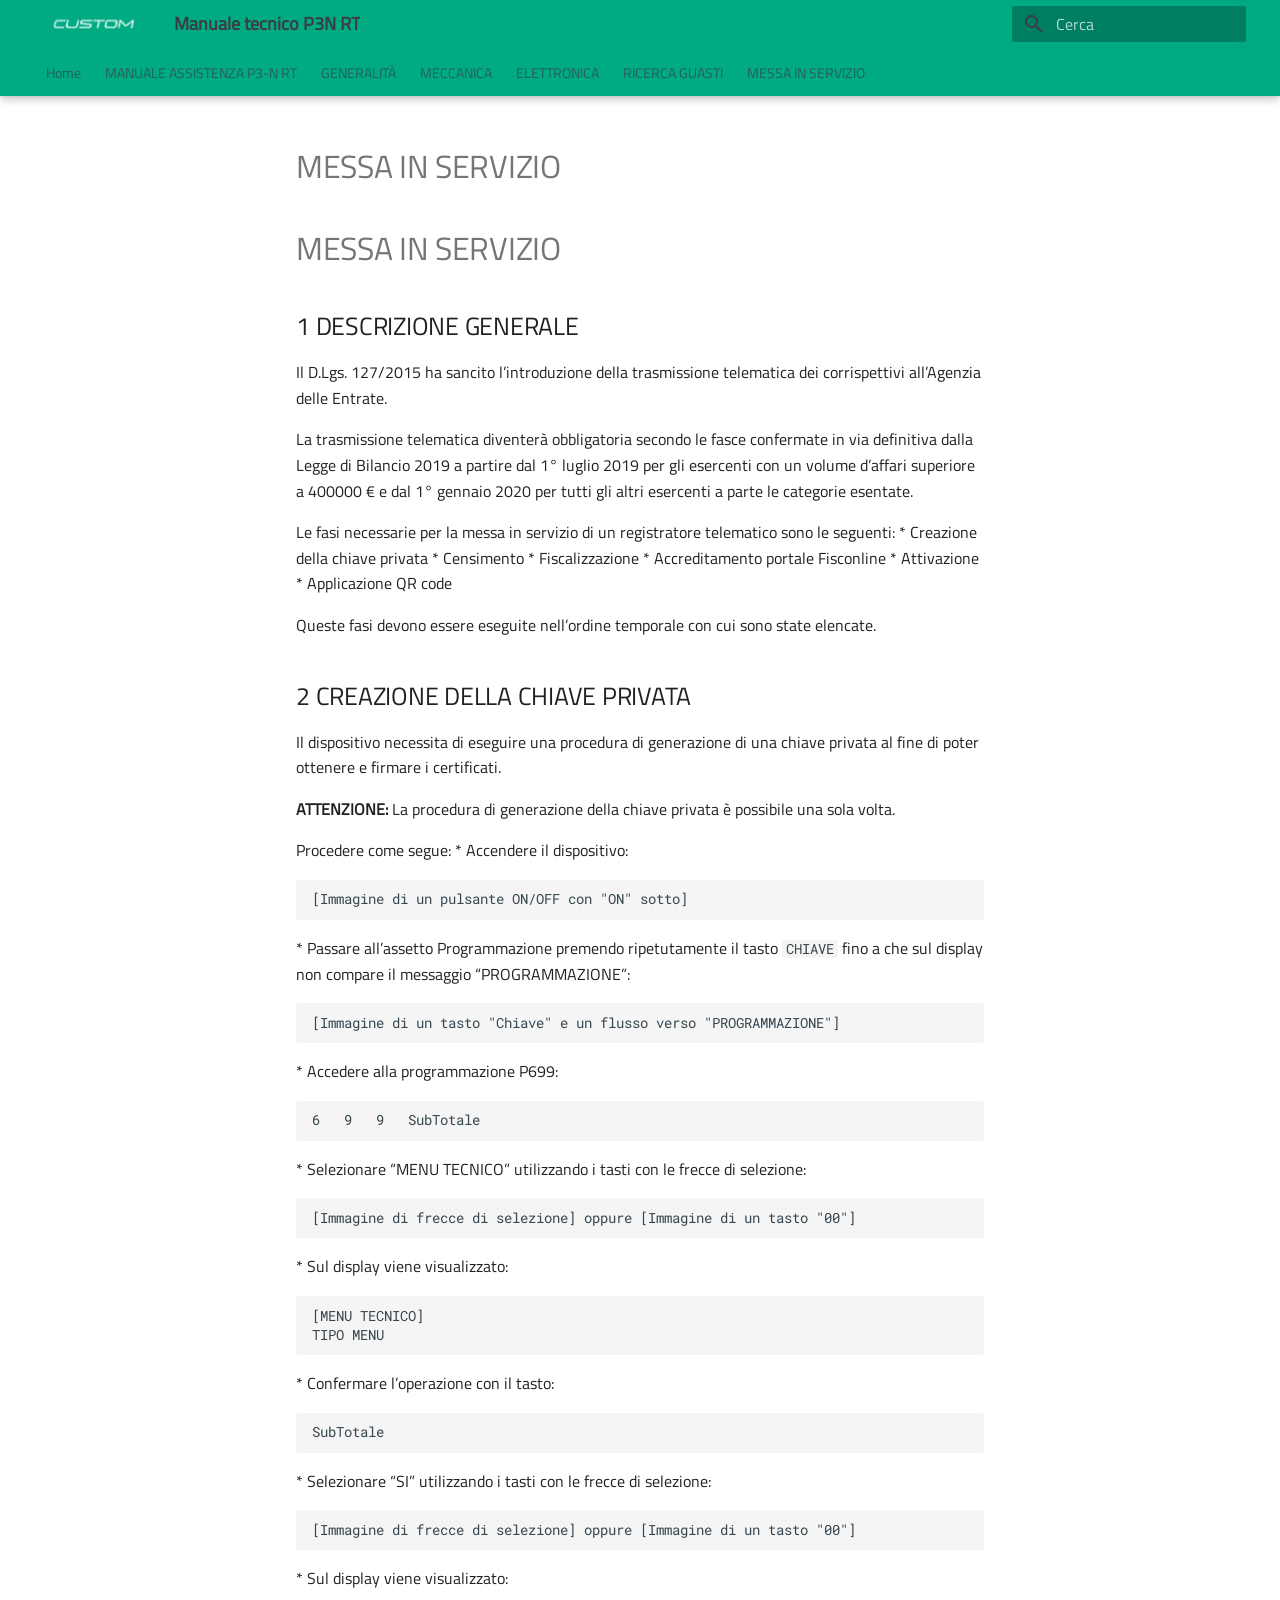
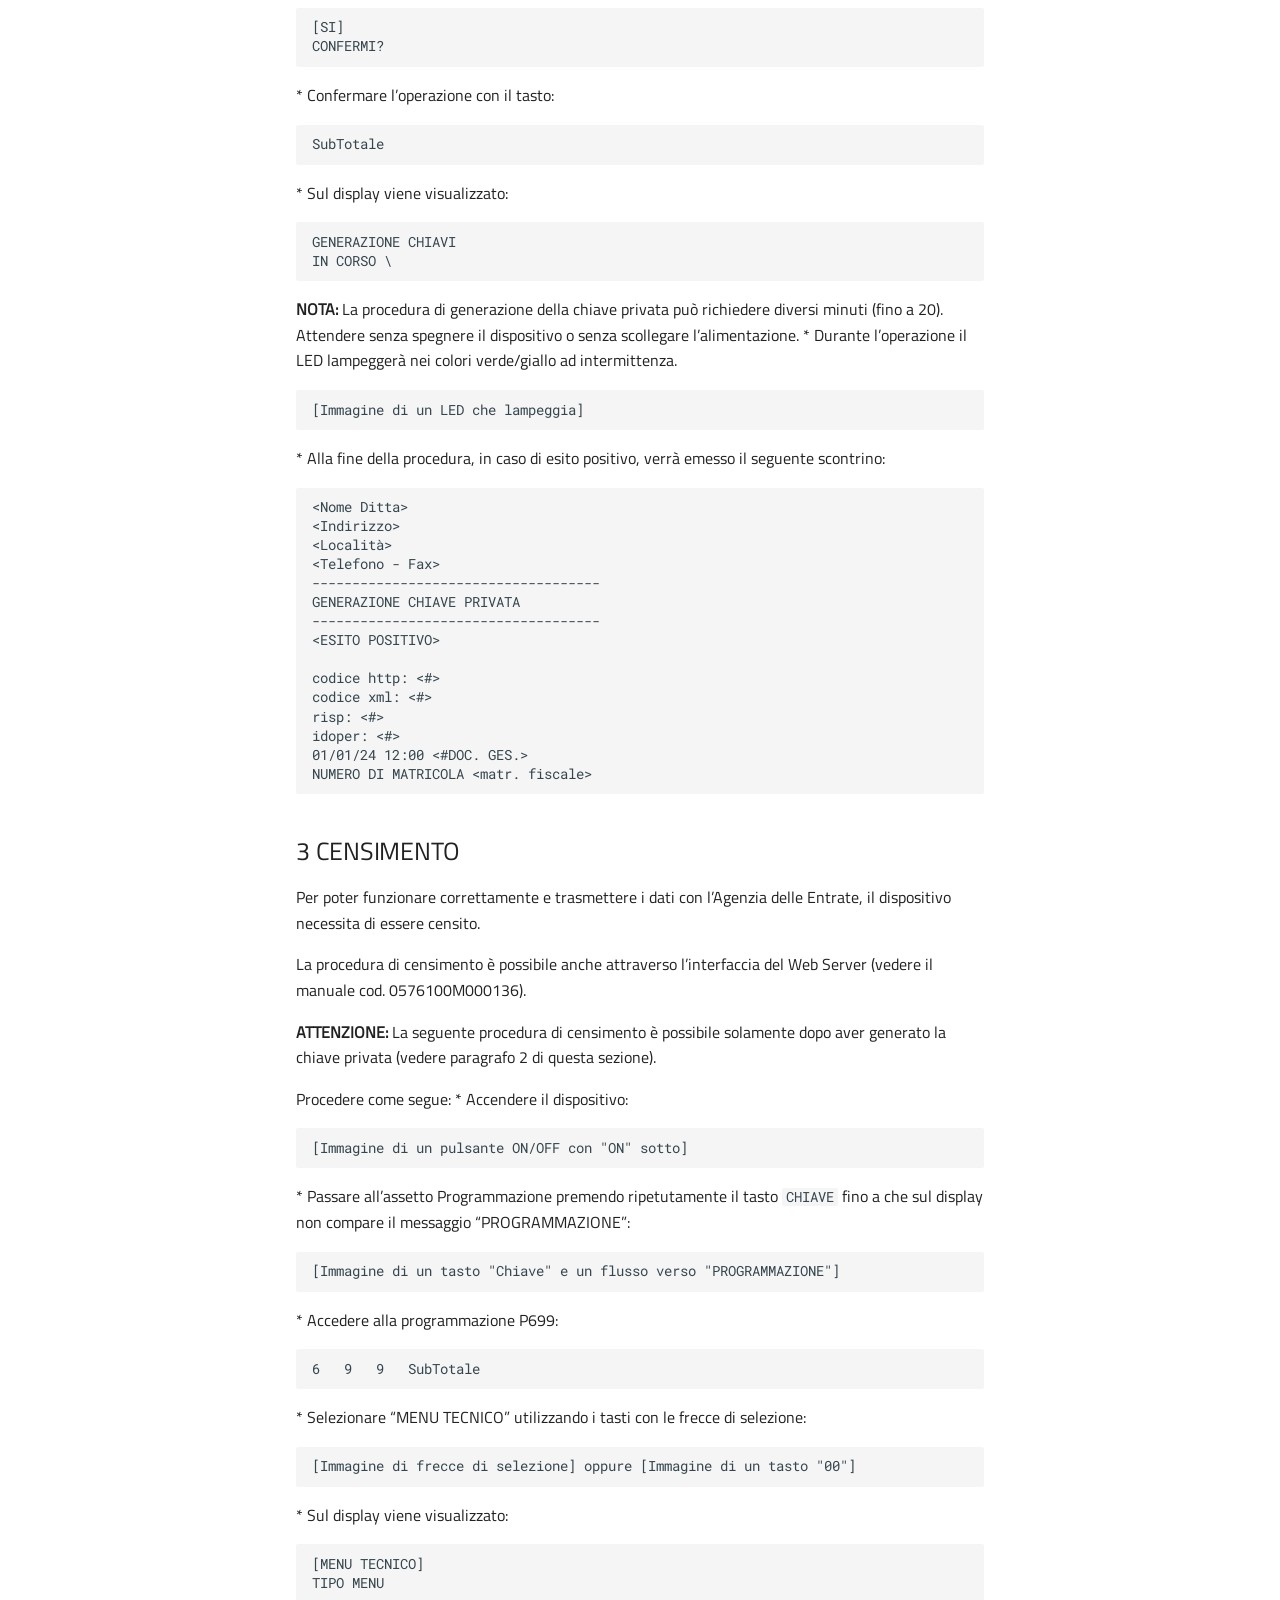
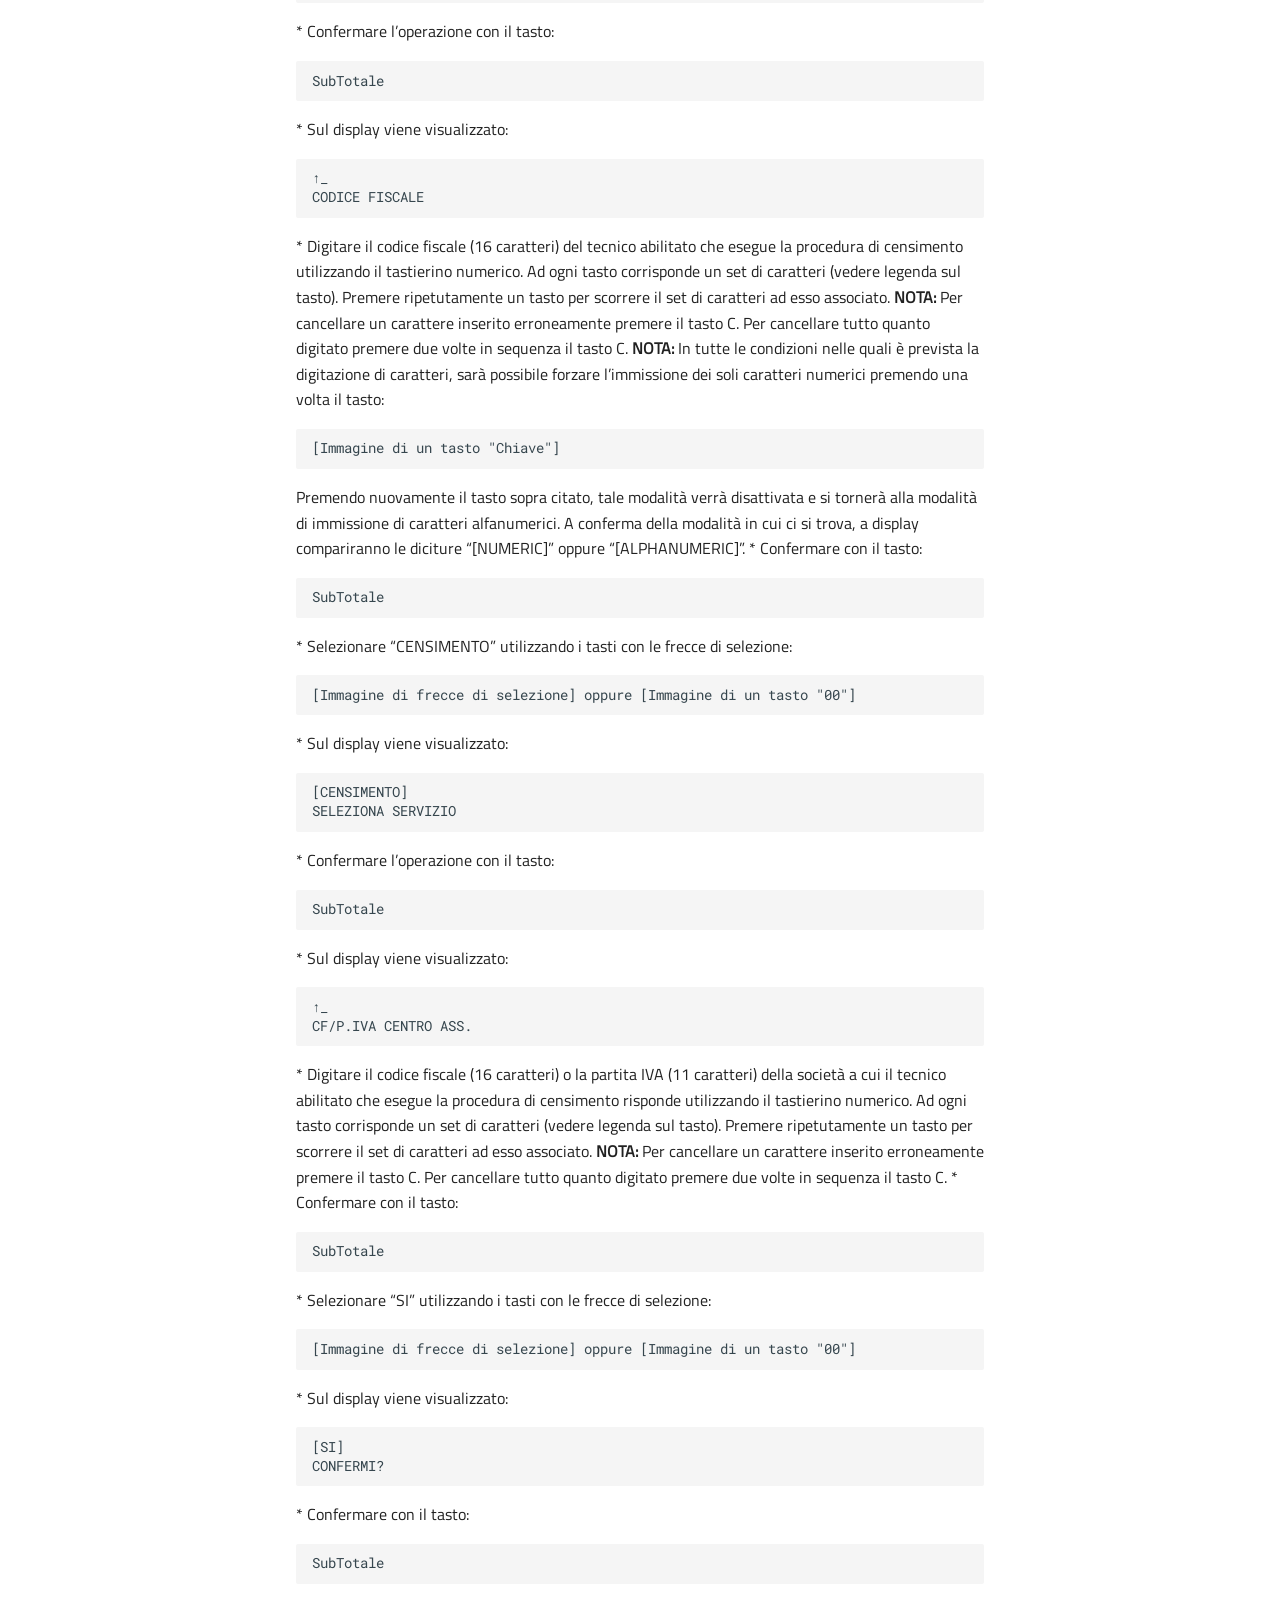
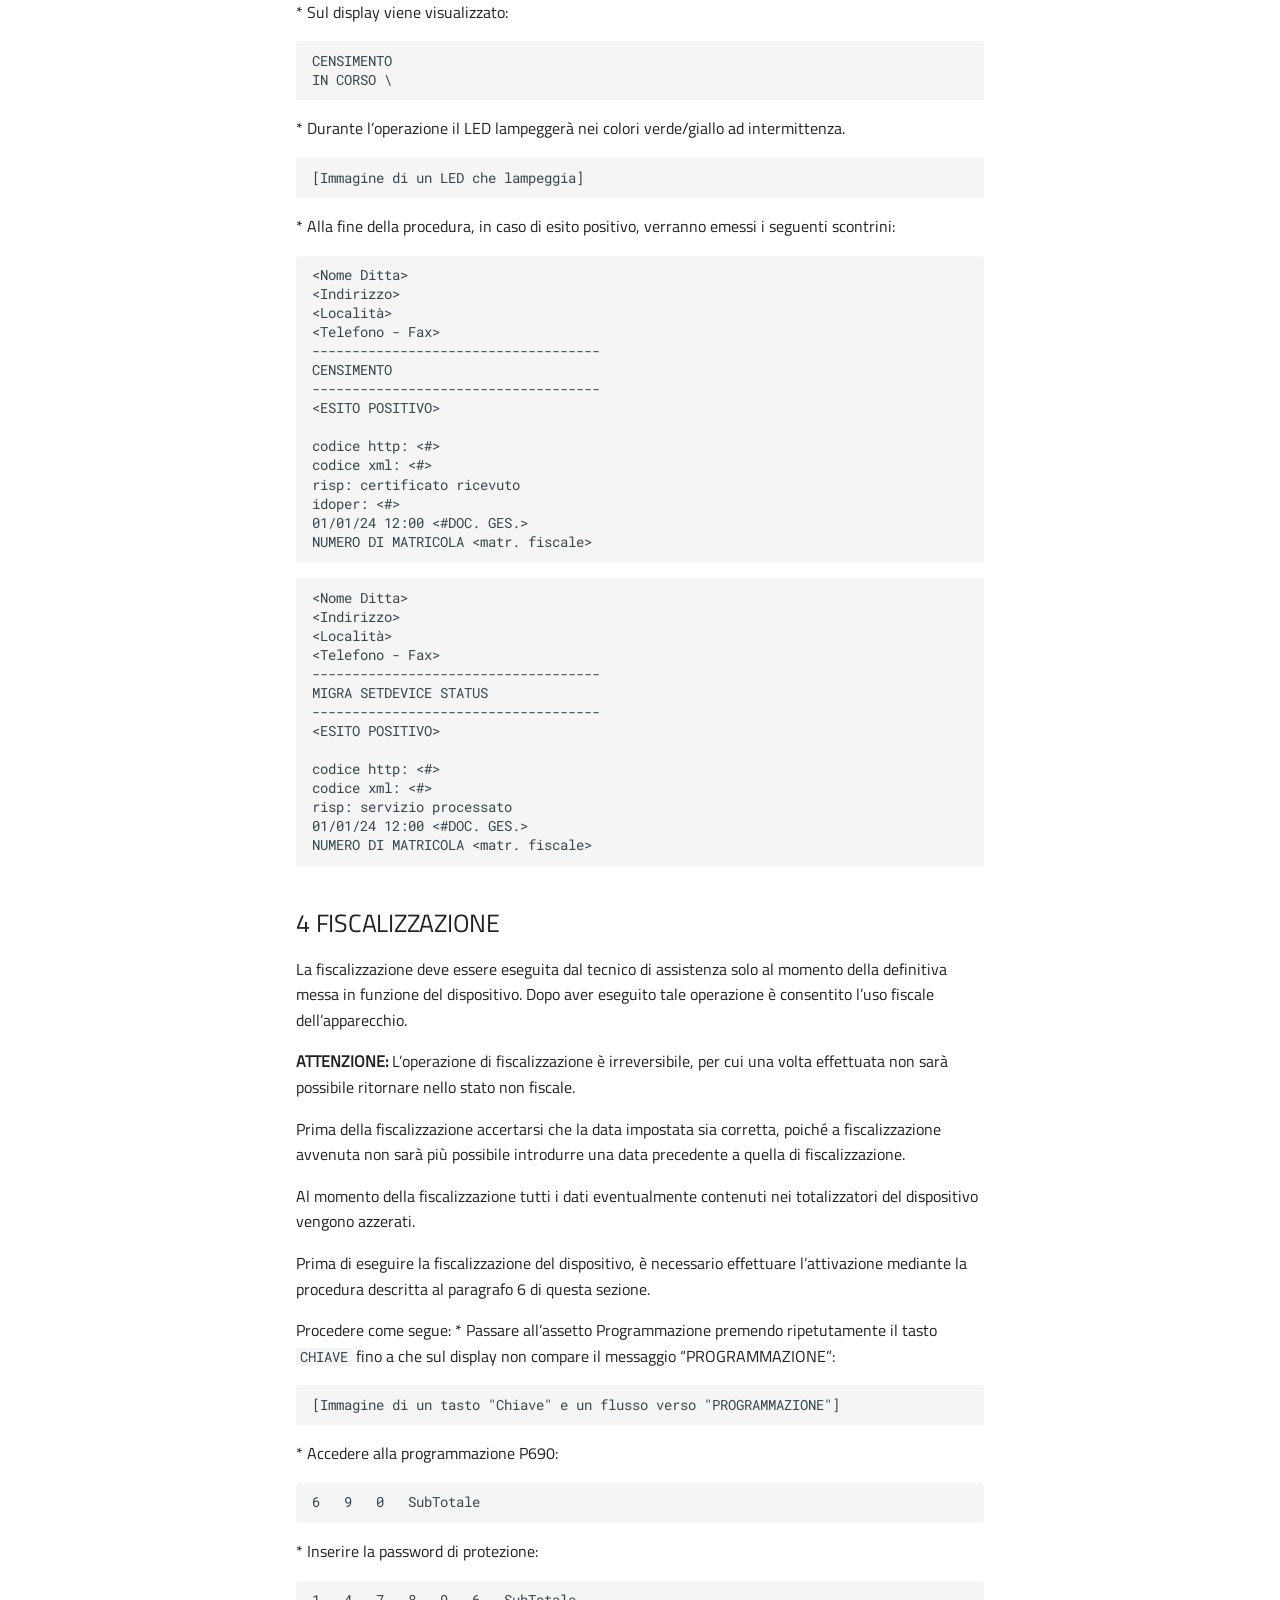
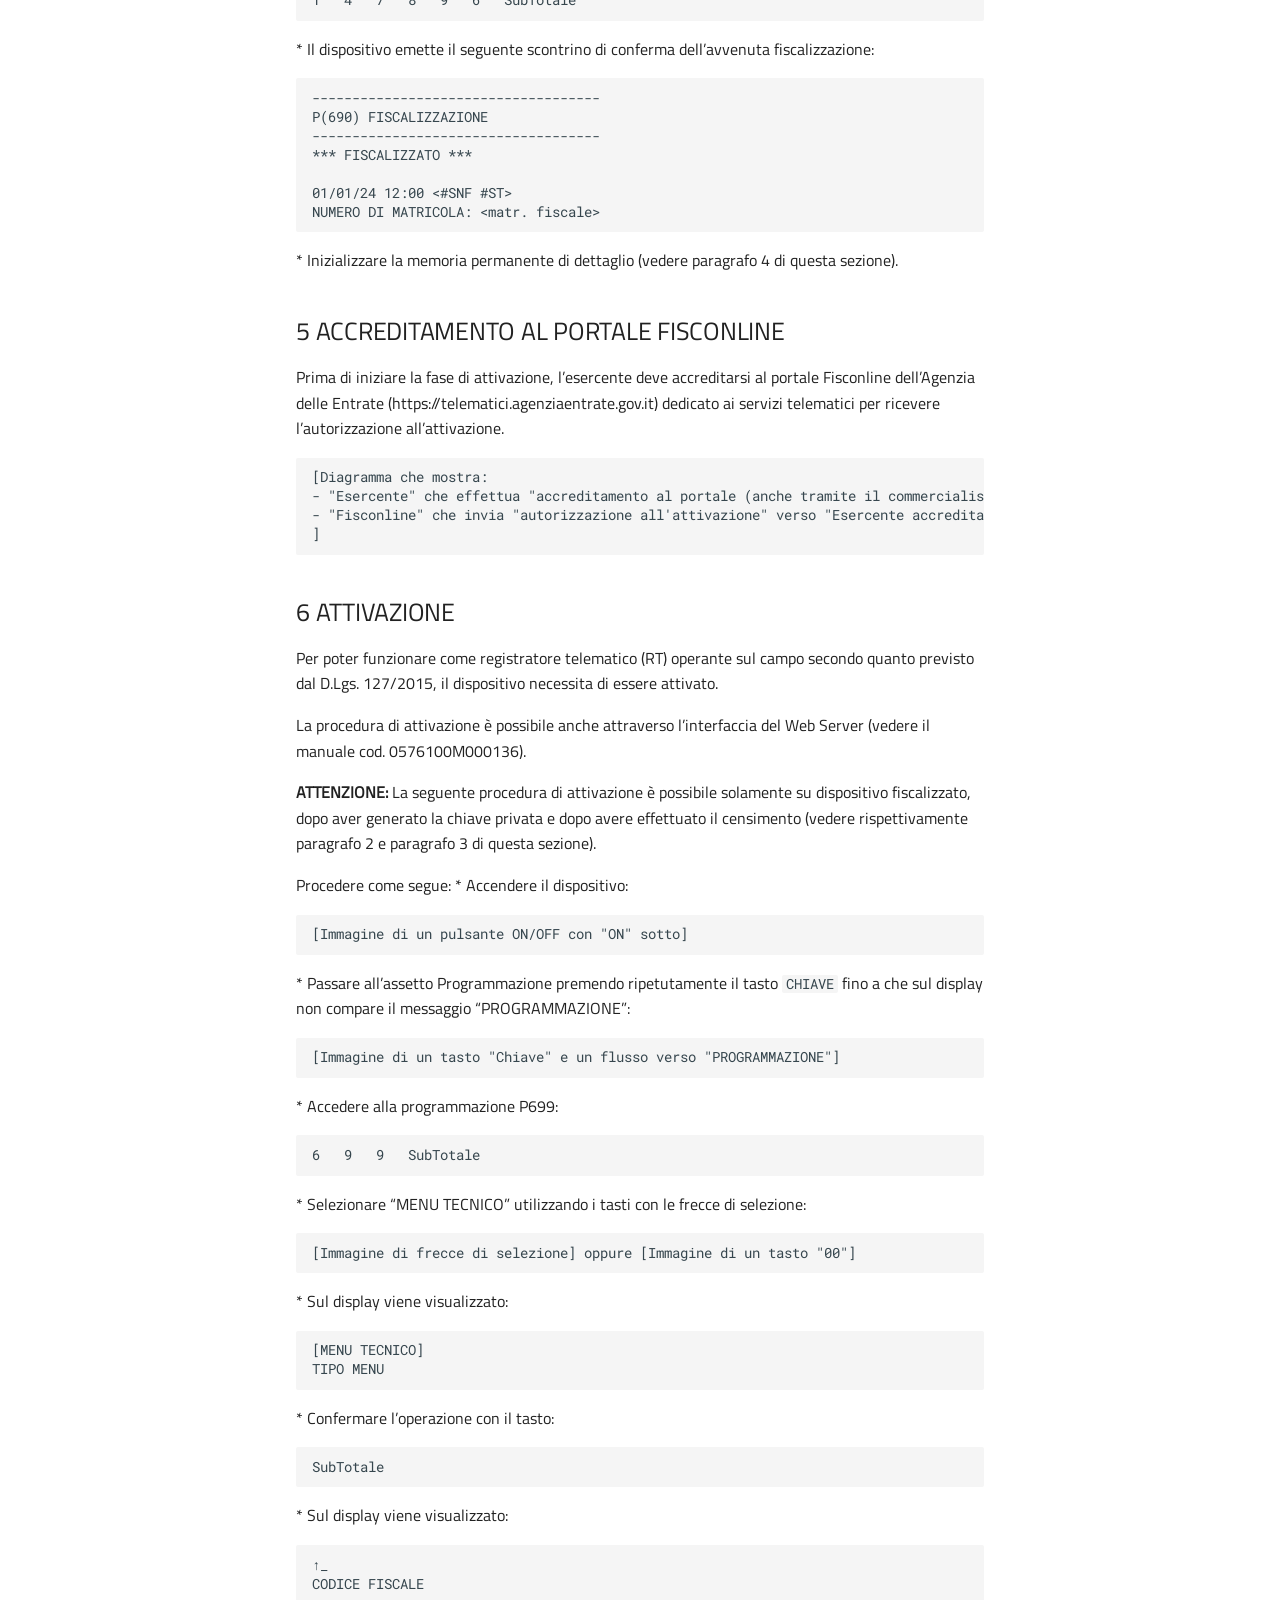
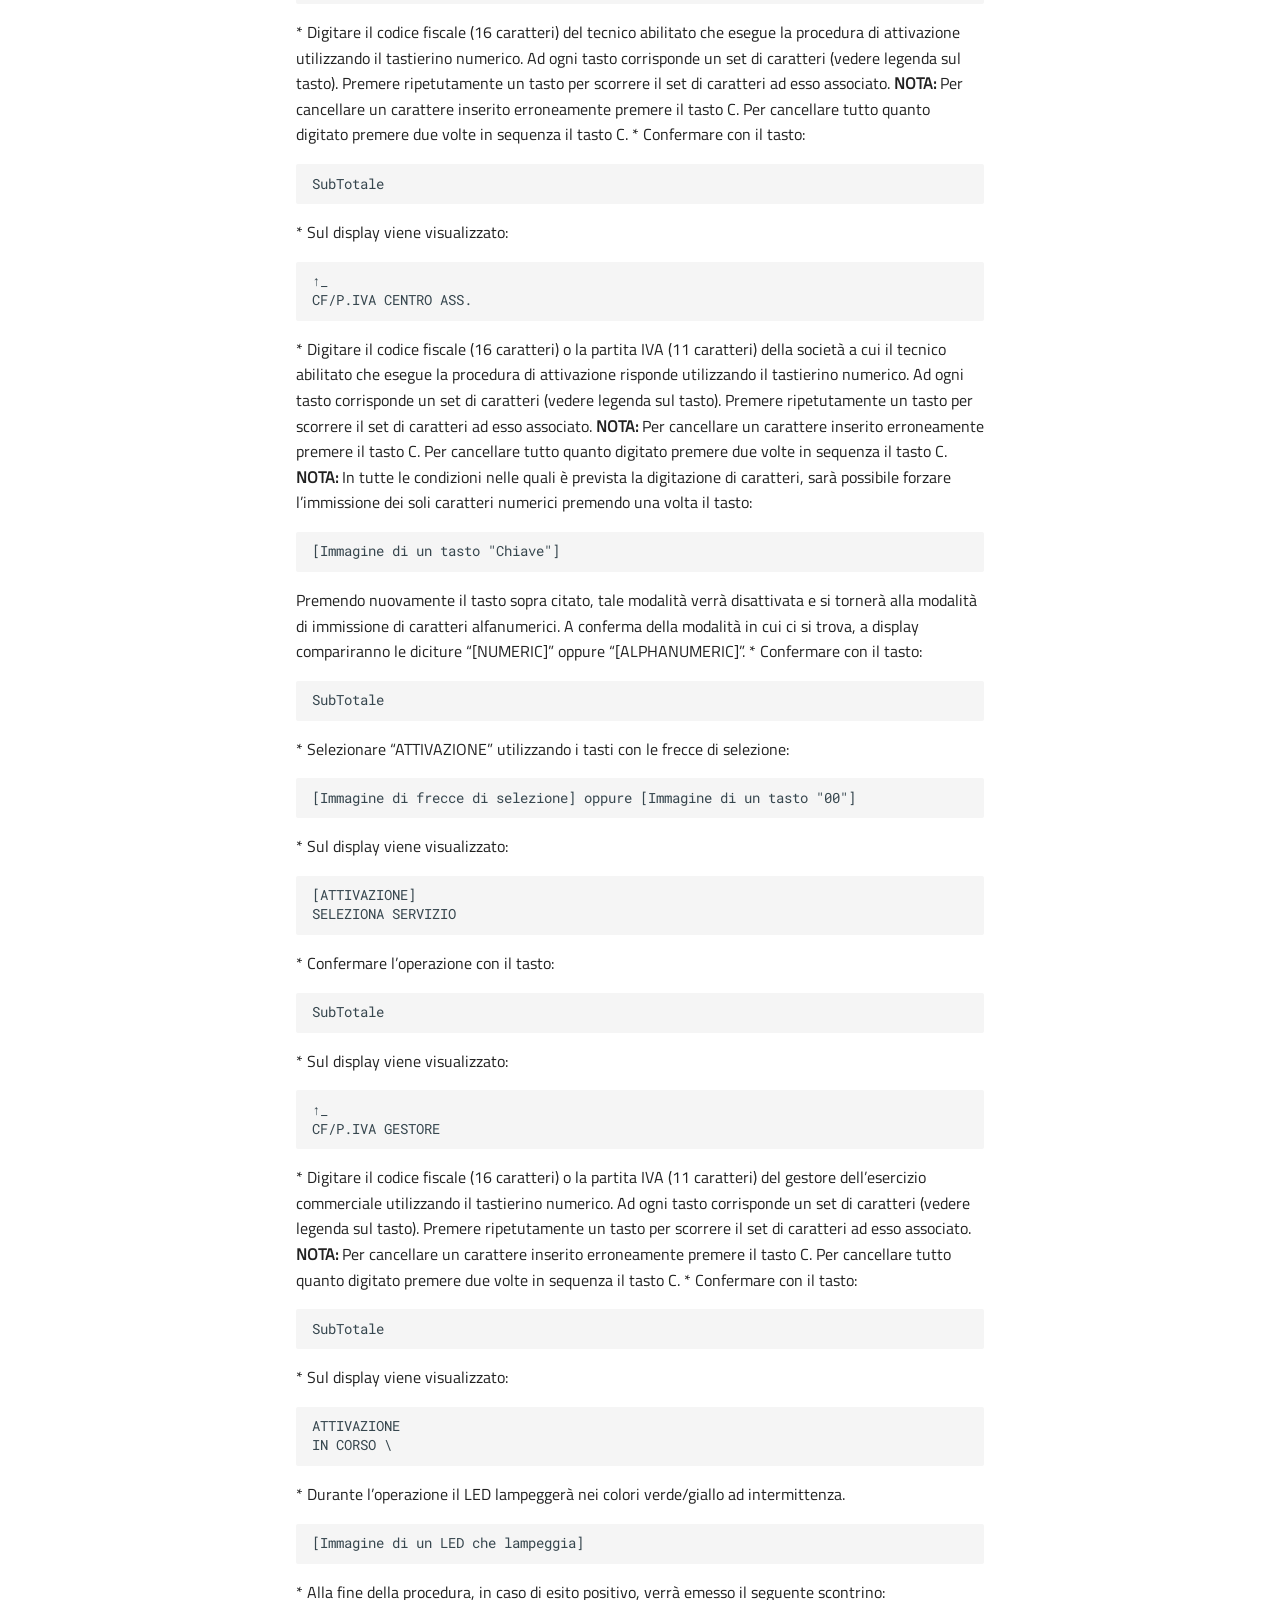
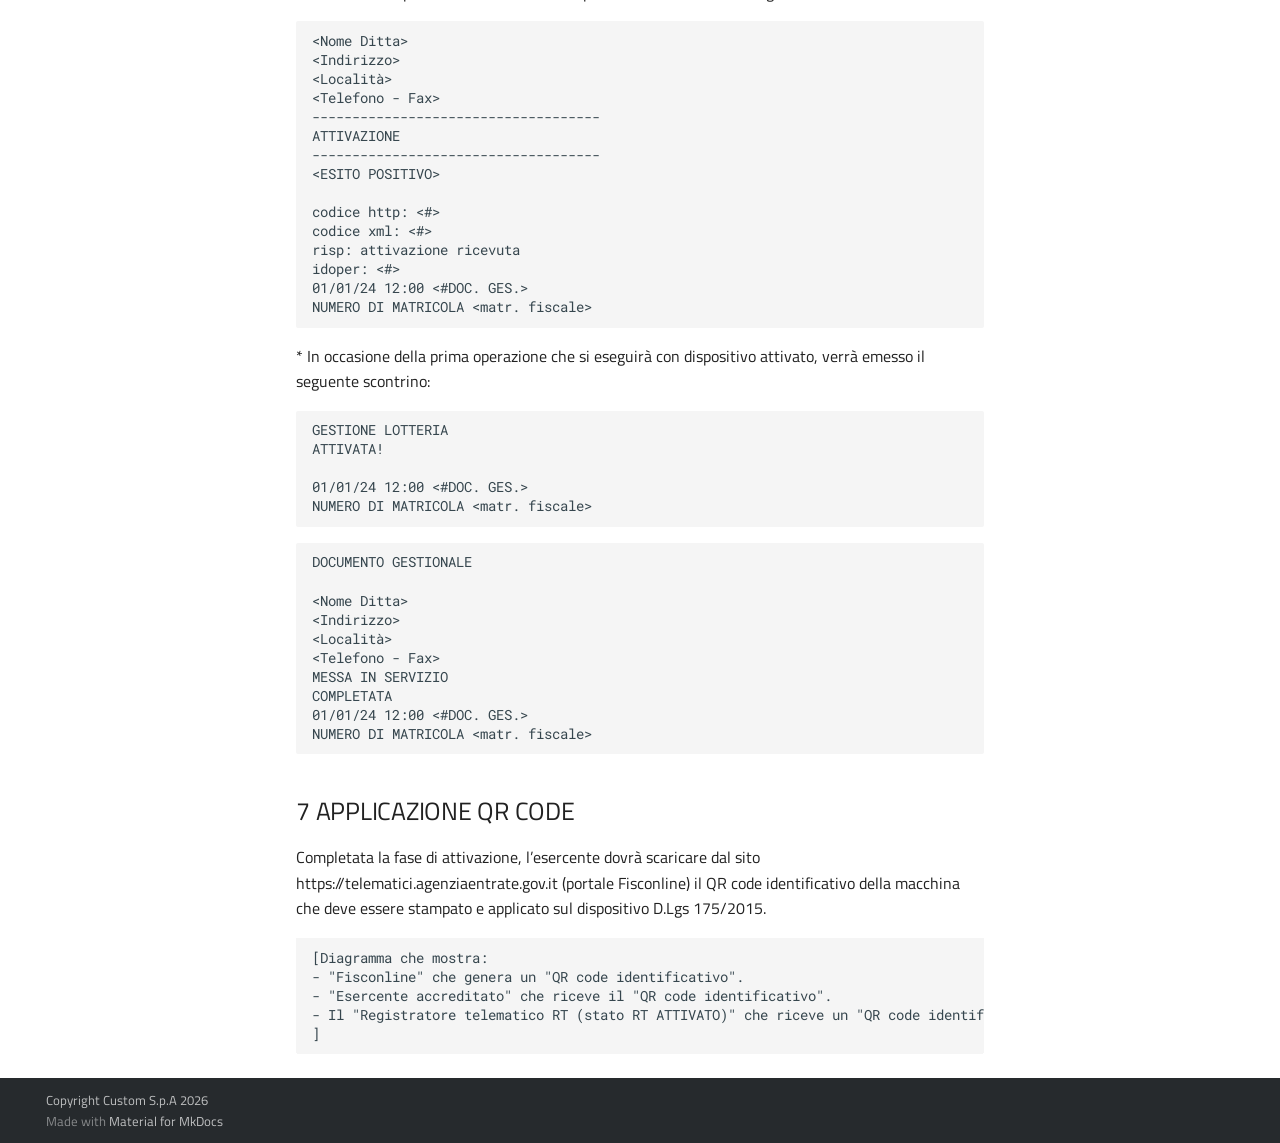
<file: messa-in-servizio/index.html>
<!doctype html>
<html lang="it" class="no-js">
  <head>
    
      <meta charset="utf-8">
      <meta name="viewport" content="width=device-width,initial-scale=1">
      
      
        <meta name="author" content="Ivan Robuschi">
      
      
        <link rel="canonical" href="https://github.com/ivanrobuschi-custom/P3N_RT.git/messa-in-servizio/">
      
      
      
      
        
      
      
      <link rel="icon" href="../assets/icons/favicon.png">
      <meta name="generator" content="mkdocs-1.6.1, mkdocs-material-9.7.6">
    
    
      
        <title>MESSA IN SERVIZIO - Manuale tecnico P3N RT</title>
      
    
    
      <link rel="stylesheet" href="../assets/stylesheets/main.484c7ddc.min.css">
      
      


    
    
      
    
    
      
        
        
        <link rel="preconnect" href="https://fonts.gstatic.com" crossorigin>
        <link rel="stylesheet" href="https://fonts.googleapis.com/css?family=Roboto:300,300i,400,400i,700,700i%7CRoboto+Mono:400,400i,700,700i&display=fallback">
        <style>:root{--md-text-font:"Roboto";--md-code-font:"Roboto Mono"}</style>
      
    
    
      <link rel="stylesheet" href="../stylesheets/extra.css">
    
    <script>__md_scope=new URL("..",location),__md_hash=e=>[...e].reduce(((e,_)=>(e<<5)-e+_.charCodeAt(0)),0),__md_get=(e,_=localStorage,t=__md_scope)=>JSON.parse(_.getItem(t.pathname+"."+e)),__md_set=(e,_,t=localStorage,a=__md_scope)=>{try{t.setItem(a.pathname+"."+e,JSON.stringify(_))}catch(e){}}</script>
    
      

    
    
  </head>
  
  
    <body dir="ltr">
  
    
    <input class="md-toggle" data-md-toggle="drawer" type="checkbox" id="__drawer" autocomplete="off">
    <input class="md-toggle" data-md-toggle="search" type="checkbox" id="__search" autocomplete="off">
    <label class="md-overlay" for="__drawer"></label>
    <div data-md-component="skip">
      
        
        <a href="#messa-in-servizio" class="md-skip">
          Vai al contenuto
        </a>
      
    </div>
    <div data-md-component="announce">
      
    </div>
    
    
      

  

<header class="md-header md-header--shadow md-header--lifted" data-md-component="header">
  <nav class="md-header__inner md-grid" aria-label="Intestazione">
    <a href=".." title="Manuale tecnico P3N RT" class="md-header__button md-logo" aria-label="Manuale tecnico P3N RT" data-md-component="logo">
      
  <img src="../assets/icons/logo.png" alt="logo">

    </a>
    <label class="md-header__button md-icon" for="__drawer">
      
      <svg xmlns="http://www.w3.org/2000/svg" viewBox="0 0 24 24"><path d="M3 6h18v2H3zm0 5h18v2H3zm0 5h18v2H3z"/></svg>
    </label>
    <div class="md-header__title" data-md-component="header-title">
      <div class="md-header__ellipsis">
        <div class="md-header__topic">
          <span class="md-ellipsis">
            Manuale tecnico P3N RT
          </span>
        </div>
        <div class="md-header__topic" data-md-component="header-topic">
          <span class="md-ellipsis">
            
              MESSA IN SERVIZIO
            
          </span>
        </div>
      </div>
    </div>
    
    
      <script>var palette=__md_get("__palette");if(palette&&palette.color){if("(prefers-color-scheme)"===palette.color.media){var media=matchMedia("(prefers-color-scheme: light)"),input=document.querySelector(media.matches?"[data-md-color-media='(prefers-color-scheme: light)']":"[data-md-color-media='(prefers-color-scheme: dark)']");palette.color.media=input.getAttribute("data-md-color-media"),palette.color.scheme=input.getAttribute("data-md-color-scheme"),palette.color.primary=input.getAttribute("data-md-color-primary"),palette.color.accent=input.getAttribute("data-md-color-accent")}for(var[key,value]of Object.entries(palette.color))document.body.setAttribute("data-md-color-"+key,value)}</script>
    
    
    
      
      
        <label class="md-header__button md-icon" for="__search">
          
          <svg xmlns="http://www.w3.org/2000/svg" viewBox="0 0 24 24"><path d="M9.5 3A6.5 6.5 0 0 1 16 9.5c0 1.61-.59 3.09-1.56 4.23l.27.27h.79l5 5-1.5 1.5-5-5v-.79l-.27-.27A6.52 6.52 0 0 1 9.5 16 6.5 6.5 0 0 1 3 9.5 6.5 6.5 0 0 1 9.5 3m0 2C7 5 5 7 5 9.5S7 14 9.5 14 14 12 14 9.5 12 5 9.5 5"/></svg>
        </label>
        <div class="md-search" data-md-component="search" role="dialog">
  <label class="md-search__overlay" for="__search"></label>
  <div class="md-search__inner" role="search">
    <form class="md-search__form" name="search">
      <input type="text" class="md-search__input" name="query" aria-label="Cerca" placeholder="Cerca" autocapitalize="off" autocorrect="off" autocomplete="off" spellcheck="false" data-md-component="search-query" required>
      <label class="md-search__icon md-icon" for="__search">
        
        <svg xmlns="http://www.w3.org/2000/svg" viewBox="0 0 24 24"><path d="M9.5 3A6.5 6.5 0 0 1 16 9.5c0 1.61-.59 3.09-1.56 4.23l.27.27h.79l5 5-1.5 1.5-5-5v-.79l-.27-.27A6.52 6.52 0 0 1 9.5 16 6.5 6.5 0 0 1 3 9.5 6.5 6.5 0 0 1 9.5 3m0 2C7 5 5 7 5 9.5S7 14 9.5 14 14 12 14 9.5 12 5 9.5 5"/></svg>
        
        <svg xmlns="http://www.w3.org/2000/svg" viewBox="0 0 24 24"><path d="M20 11v2H8l5.5 5.5-1.42 1.42L4.16 12l7.92-7.92L13.5 5.5 8 11z"/></svg>
      </label>
      <nav class="md-search__options" aria-label="Cerca">
        
          <a href="javascript:void(0)" class="md-search__icon md-icon" title="Condividi" aria-label="Condividi" data-clipboard data-clipboard-text="" data-md-component="search-share" tabindex="-1">
            
            <svg xmlns="http://www.w3.org/2000/svg" viewBox="0 0 24 24"><path d="M18 16.08c-.76 0-1.44.3-1.96.77L8.91 12.7c.05-.23.09-.46.09-.7s-.04-.47-.09-.7l7.05-4.11c.54.5 1.25.81 2.04.81a3 3 0 0 0 3-3 3 3 0 0 0-3-3 3 3 0 0 0-3 3c0 .24.04.47.09.7L8.04 9.81C7.5 9.31 6.79 9 6 9a3 3 0 0 0-3 3 3 3 0 0 0 3 3c.79 0 1.5-.31 2.04-.81l7.12 4.15c-.05.21-.08.43-.08.66 0 1.61 1.31 2.91 2.92 2.91s2.92-1.3 2.92-2.91A2.92 2.92 0 0 0 18 16.08"/></svg>
          </a>
        
        <button type="reset" class="md-search__icon md-icon" title="Cancella" aria-label="Cancella" tabindex="-1">
          
          <svg xmlns="http://www.w3.org/2000/svg" viewBox="0 0 24 24"><path d="M19 6.41 17.59 5 12 10.59 6.41 5 5 6.41 10.59 12 5 17.59 6.41 19 12 13.41 17.59 19 19 17.59 13.41 12z"/></svg>
        </button>
      </nav>
      
        <div class="md-search__suggest" data-md-component="search-suggest"></div>
      
    </form>
    <div class="md-search__output">
      <div class="md-search__scrollwrap" tabindex="0" data-md-scrollfix>
        <div class="md-search-result" data-md-component="search-result">
          <div class="md-search-result__meta">
            Inizializza la ricerca
          </div>
          <ol class="md-search-result__list" role="presentation"></ol>
        </div>
      </div>
    </div>
  </div>
</div>
      
    
    
  </nav>
  
    
      
<nav class="md-tabs" aria-label="Tabs" data-md-component="tabs">
  <div class="md-grid">
    <ul class="md-tabs__list">
      
        
  
  
  
  
    <li class="md-tabs__item">
      <a href=".." class="md-tabs__link">
        
  
  
    
  
  Home

      </a>
    </li>
  

      
        
  
  
  
  
    
    
      <li class="md-tabs__item">
        <a href="../index2/" class="md-tabs__link">
          
  
  
    
  
  MANUALE ASSISTENZA P3-N RT

        </a>
      </li>
    
  

      
        
  
  
  
  
    <li class="md-tabs__item">
      <a href="../generalita/" class="md-tabs__link">
        
  
  
    
  
  GENERALITÀ

      </a>
    </li>
  

      
        
  
  
  
  
    <li class="md-tabs__item">
      <a href="../meccanica/" class="md-tabs__link">
        
  
  
    
  
  MECCANICA

      </a>
    </li>
  

      
        
  
  
  
  
    <li class="md-tabs__item">
      <a href="../elettronica/" class="md-tabs__link">
        
  
  
    
  
  ELETTRONICA

      </a>
    </li>
  

      
        
  
  
  
  
    <li class="md-tabs__item">
      <a href="../ricerca-guasti/" class="md-tabs__link">
        
  
  
    
  
  RICERCA GUASTI

      </a>
    </li>
  

      
        
  
  
  
  
    
    
      <li class="md-tabs__item">
        <a href="../procedure/" class="md-tabs__link">
          
  
  
    
  
  MESSA IN SERVIZIO

        </a>
      </li>
    
  

      
    </ul>
  </div>
</nav>
    
  
</header>
    
    <div class="md-container" data-md-component="container">
      
      
        
      
      <main class="md-main" data-md-component="main">
        <div class="md-main__inner md-grid">
          
            
              
              <div class="md-sidebar md-sidebar--primary" data-md-component="sidebar" data-md-type="navigation" >
                <div class="md-sidebar__scrollwrap">
                  <div class="md-sidebar__inner">
                    


  


<nav class="md-nav md-nav--primary md-nav--lifted" aria-label="Navigazione" data-md-level="0">
  <label class="md-nav__title" for="__drawer">
    <a href=".." title="Manuale tecnico P3N RT" class="md-nav__button md-logo" aria-label="Manuale tecnico P3N RT" data-md-component="logo">
      
  <img src="../assets/icons/logo.png" alt="logo">

    </a>
    Manuale tecnico P3N RT
  </label>
  
  <ul class="md-nav__list" data-md-scrollfix>
    
      
      
  
  
  
  
    <li class="md-nav__item">
      <a href=".." class="md-nav__link">
        
  
  
  <span class="md-ellipsis">
    
  
    Home
  

    
  </span>
  
  

      </a>
    </li>
  

    
      
      
  
  
  
  
    
    
      
        
      
    
    
    
      
      
        
      
    
    
      
        
        
      
    
    <li class="md-nav__item md-nav__item--pruned md-nav__item--nested">
      
        
  
  
  
    <a href="../index2/" class="md-nav__link">
      
  
  
  <span class="md-ellipsis">
    
  
    MANUALE ASSISTENZA P3-N RT
  

    
  </span>
  
  

      
        <span class="md-nav__icon md-icon"></span>
      
    </a>
  

      
    </li>
  

    
      
      
  
  
  
  
    <li class="md-nav__item">
      <a href="../generalita/" class="md-nav__link">
        
  
  
  <span class="md-ellipsis">
    
  
    GENERALITÀ
  

    
  </span>
  
  

      </a>
    </li>
  

    
      
      
  
  
  
  
    <li class="md-nav__item">
      <a href="../meccanica/" class="md-nav__link">
        
  
  
  <span class="md-ellipsis">
    
  
    MECCANICA
  

    
  </span>
  
  

      </a>
    </li>
  

    
      
      
  
  
  
  
    <li class="md-nav__item">
      <a href="../elettronica/" class="md-nav__link">
        
  
  
  <span class="md-ellipsis">
    
  
    ELETTRONICA
  

    
  </span>
  
  

      </a>
    </li>
  

    
      
      
  
  
  
  
    <li class="md-nav__item">
      <a href="../ricerca-guasti/" class="md-nav__link">
        
  
  
  <span class="md-ellipsis">
    
  
    RICERCA GUASTI
  

    
  </span>
  
  

      </a>
    </li>
  

    
      
      
  
  
  
  
    
    
      
        
      
        
      
    
    
    
      
      
        
      
    
    
      
        
        
      
    
    <li class="md-nav__item md-nav__item--pruned md-nav__item--nested">
      
        
  
  
  
    <a href="../procedure/" class="md-nav__link">
      
  
  
  <span class="md-ellipsis">
    
  
    MESSA IN SERVIZIO
  

    
  </span>
  
  

      
        <span class="md-nav__icon md-icon"></span>
      
    </a>
  

      
    </li>
  

    
  </ul>
</nav>
                  </div>
                </div>
              </div>
            
            
              
              <div class="md-sidebar md-sidebar--secondary" data-md-component="sidebar" data-md-type="toc" >
                <div class="md-sidebar__scrollwrap">
                  <div class="md-sidebar__inner">
                    

<nav class="md-nav md-nav--secondary" aria-label="Indice">
  
  
  
    
  
  
</nav>
                  </div>
                </div>
              </div>
            
          
          
            <div class="md-content" data-md-component="content">
              
                



  


              
              <article class="md-content__inner md-typeset">
                
                  



<h1 id="messa-in-servizio">MESSA IN SERVIZIO</h1>
<h1 id="messa-in-servizio_1">MESSA IN SERVIZIO</h1>
<h2 id="1-descrizione-generale">1 DESCRIZIONE GENERALE</h2>
<p>Il D.Lgs. 127/2015 ha sancito l’introduzione della trasmissione telematica dei corrispettivi all’Agenzia delle Entrate.</p>
<p>La trasmissione telematica diventerà obbligatoria secondo le fasce confermate in via definitiva dalla Legge di Bilancio 2019 a partire dal 1° luglio 2019 per gli esercenti con un volume d’affari superiore a 400000 € e dal 1° gennaio 2020 per tutti gli altri esercenti a parte le categorie esentate.</p>
<p>Le fasi necessarie per la messa in servizio di un registratore telematico sono le seguenti:
*   Creazione della chiave privata
*   Censimento
*   Fiscalizzazione
*   Accreditamento portale Fisconline
*   Attivazione
*   Applicazione QR code</p>
<p>Queste fasi devono essere eseguite nell’ordine temporale con cui sono state elencate.</p>
<h2 id="2-creazione-della-chiave-privata">2 CREAZIONE DELLA CHIAVE PRIVATA</h2>
<p>Il dispositivo necessita di eseguire una procedura di generazione di una chiave privata al fine di poter ottenere e firmare i certificati.</p>
<p><strong>ATTENZIONE:</strong>
La procedura di generazione della chiave privata è possibile una sola volta.</p>
<p>Procedere come segue:
*   Accendere il dispositivo:
    <div class="highlight"><pre><span></span><code>[Immagine di un pulsante ON/OFF con &quot;ON&quot; sotto]
</code></pre></div>
*   Passare all’assetto Programmazione premendo ripetutamente il tasto <code>CHIAVE</code> fino a che sul display non compare il messaggio “PROGRAMMAZIONE”:
    <div class="highlight"><pre><span></span><code>[Immagine di un tasto &quot;Chiave&quot; e un flusso verso &quot;PROGRAMMAZIONE&quot;]
</code></pre></div>
*   Accedere alla programmazione P699:
    <div class="highlight"><pre><span></span><code>6   9   9   SubTotale
</code></pre></div>
*   Selezionare “MENU TECNICO” utilizzando i tasti con le frecce di selezione:
    <div class="highlight"><pre><span></span><code>[Immagine di frecce di selezione] oppure [Immagine di un tasto &quot;00&quot;]
</code></pre></div>
*   Sul display viene visualizzato:
    <div class="highlight"><pre><span></span><code>[MENU TECNICO]
TIPO MENU
</code></pre></div>
*   Confermare l’operazione con il tasto:
    <div class="highlight"><pre><span></span><code>SubTotale
</code></pre></div>
*   Selezionare “SI” utilizzando i tasti con le frecce di selezione:
    <div class="highlight"><pre><span></span><code>[Immagine di frecce di selezione] oppure [Immagine di un tasto &quot;00&quot;]
</code></pre></div>
*   Sul display viene visualizzato:
    <div class="highlight"><pre><span></span><code>[SI]
CONFERMI?
</code></pre></div>
*   Confermare l’operazione con il tasto:
    <div class="highlight"><pre><span></span><code>SubTotale
</code></pre></div>
*   Sul display viene visualizzato:
    <div class="highlight"><pre><span></span><code>GENERAZIONE CHIAVI
IN CORSO \
</code></pre></div>
    <strong>NOTA:</strong>
    La procedura di generazione della chiave privata può richiedere diversi minuti (fino a 20). Attendere senza spegnere il dispositivo o senza scollegare l’alimentazione.
*   Durante l’operazione il LED lampeggerà nei colori verde/giallo ad intermittenza.
    <div class="highlight"><pre><span></span><code>[Immagine di un LED che lampeggia]
</code></pre></div>
*   Alla fine della procedura, in caso di esito positivo, verrà emesso il seguente scontrino:
    <div class="highlight"><pre><span></span><code>&lt;Nome Ditta&gt;
&lt;Indirizzo&gt;
&lt;Località&gt;
&lt;Telefono - Fax&gt;
------------------------------------
GENERAZIONE CHIAVE PRIVATA
------------------------------------
&lt;ESITO POSITIVO&gt;

codice http: &lt;#&gt;
codice xml: &lt;#&gt;
risp: &lt;#&gt;
idoper: &lt;#&gt;
01/01/24 12:00 &lt;#DOC. GES.&gt;
NUMERO DI MATRICOLA &lt;matr. fiscale&gt;
</code></pre></div></p>
<h2 id="3-censimento">3 CENSIMENTO</h2>
<p>Per poter funzionare correttamente e trasmettere i dati con l’Agenzia delle Entrate, il dispositivo necessita di essere censito.</p>
<p>La procedura di censimento è possibile anche attraverso l’interfaccia del Web Server (vedere il manuale cod. 0576100M000136).</p>
<p><strong>ATTENZIONE:</strong>
La seguente procedura di censimento è possibile solamente dopo aver generato la chiave privata (vedere paragrafo 2 di questa sezione).</p>
<p>Procedere come segue:
*   Accendere il dispositivo:
    <div class="highlight"><pre><span></span><code>[Immagine di un pulsante ON/OFF con &quot;ON&quot; sotto]
</code></pre></div>
*   Passare all’assetto Programmazione premendo ripetutamente il tasto <code>CHIAVE</code> fino a che sul display non compare il messaggio “PROGRAMMAZIONE”:
    <div class="highlight"><pre><span></span><code>[Immagine di un tasto &quot;Chiave&quot; e un flusso verso &quot;PROGRAMMAZIONE&quot;]
</code></pre></div>
*   Accedere alla programmazione P699:
    <div class="highlight"><pre><span></span><code>6   9   9   SubTotale
</code></pre></div>
*   Selezionare “MENU TECNICO” utilizzando i tasti con le frecce di selezione:
    <div class="highlight"><pre><span></span><code>[Immagine di frecce di selezione] oppure [Immagine di un tasto &quot;00&quot;]
</code></pre></div>
*   Sul display viene visualizzato:
    <div class="highlight"><pre><span></span><code>[MENU TECNICO]
TIPO MENU
</code></pre></div>
*   Confermare l’operazione con il tasto:
    <div class="highlight"><pre><span></span><code>SubTotale
</code></pre></div>
*   Sul display viene visualizzato:
    <div class="highlight"><pre><span></span><code>↑_
CODICE FISCALE
</code></pre></div>
*   Digitare il codice fiscale (16 caratteri) del tecnico abilitato che esegue la procedura di censimento utilizzando il tastierino numerico. Ad ogni tasto corrisponde un set di caratteri (vedere legenda sul tasto). Premere ripetutamente un tasto per scorrere il set di caratteri ad esso associato.
    <strong>NOTA:</strong>
    Per cancellare un carattere inserito erroneamente premere il tasto C.
    Per cancellare tutto quanto digitato premere due volte in sequenza il tasto C.
    <strong>NOTA:</strong>
    In tutte le condizioni nelle quali è prevista la digitazione di caratteri, sarà possibile forzare l’immissione dei soli caratteri numerici premendo una volta il tasto:
    <div class="highlight"><pre><span></span><code>[Immagine di un tasto &quot;Chiave&quot;]
</code></pre></div>
    Premendo nuovamente il tasto sopra citato, tale modalità verrà disattivata e si tornerà alla modalità di immissione di caratteri alfanumerici. A conferma della modalità in cui ci si trova, a display compariranno le diciture “[NUMERIC]” oppure “[ALPHANUMERIC]”.
*   Confermare con il tasto:
    <div class="highlight"><pre><span></span><code>SubTotale
</code></pre></div>
*   Selezionare “CENSIMENTO” utilizzando i tasti con le frecce di selezione:
    <div class="highlight"><pre><span></span><code>[Immagine di frecce di selezione] oppure [Immagine di un tasto &quot;00&quot;]
</code></pre></div>
*   Sul display viene visualizzato:
    <div class="highlight"><pre><span></span><code>[CENSIMENTO]
SELEZIONA SERVIZIO
</code></pre></div>
*   Confermare l’operazione con il tasto:
    <div class="highlight"><pre><span></span><code>SubTotale
</code></pre></div>
*   Sul display viene visualizzato:
    <div class="highlight"><pre><span></span><code>↑_
CF/P.IVA CENTRO ASS.
</code></pre></div>
*   Digitare il codice fiscale (16 caratteri) o la partita IVA (11 caratteri) della società a cui il tecnico abilitato che esegue la procedura di censimento risponde utilizzando il tastierino numerico. Ad ogni tasto corrisponde un set di caratteri (vedere legenda sul tasto). Premere ripetutamente un tasto per scorrere il set di caratteri ad esso associato.
    <strong>NOTA:</strong>
    Per cancellare un carattere inserito erroneamente premere il tasto C.
    Per cancellare tutto quanto digitato premere due volte in sequenza il tasto C.
*   Confermare con il tasto:
    <div class="highlight"><pre><span></span><code>SubTotale
</code></pre></div>
*   Selezionare “SI” utilizzando i tasti con le frecce di selezione:
    <div class="highlight"><pre><span></span><code>[Immagine di frecce di selezione] oppure [Immagine di un tasto &quot;00&quot;]
</code></pre></div>
*   Sul display viene visualizzato:
    <div class="highlight"><pre><span></span><code>[SI]
CONFERMI?
</code></pre></div>
*   Confermare con il tasto:
    <div class="highlight"><pre><span></span><code>SubTotale
</code></pre></div>
*   Sul display viene visualizzato:
    <div class="highlight"><pre><span></span><code>CENSIMENTO
IN CORSO \
</code></pre></div>
*   Durante l’operazione il LED lampeggerà nei colori verde/giallo ad intermittenza.
    <div class="highlight"><pre><span></span><code>[Immagine di un LED che lampeggia]
</code></pre></div>
*   Alla fine della procedura, in caso di esito positivo, verranno emessi i seguenti scontrini:
    <div class="highlight"><pre><span></span><code>&lt;Nome Ditta&gt;
&lt;Indirizzo&gt;
&lt;Località&gt;
&lt;Telefono - Fax&gt;
------------------------------------
CENSIMENTO
------------------------------------
&lt;ESITO POSITIVO&gt;

codice http: &lt;#&gt;
codice xml: &lt;#&gt;
risp: certificato ricevuto
idoper: &lt;#&gt;
01/01/24 12:00 &lt;#DOC. GES.&gt;
NUMERO DI MATRICOLA &lt;matr. fiscale&gt;
</code></pre></div>
    <div class="highlight"><pre><span></span><code>&lt;Nome Ditta&gt;
&lt;Indirizzo&gt;
&lt;Località&gt;
&lt;Telefono - Fax&gt;
------------------------------------
MIGRA SETDEVICE STATUS
------------------------------------
&lt;ESITO POSITIVO&gt;

codice http: &lt;#&gt;
codice xml: &lt;#&gt;
risp: servizio processato
01/01/24 12:00 &lt;#DOC. GES.&gt;
NUMERO DI MATRICOLA &lt;matr. fiscale&gt;
</code></pre></div></p>
<h2 id="4-fiscalizzazione">4 FISCALIZZAZIONE</h2>
<p>La fiscalizzazione deve essere eseguita dal tecnico di assistenza solo al momento della definitiva messa in funzione del dispositivo. Dopo aver eseguito tale operazione è consentito l’uso fiscale dell’apparecchio.</p>
<p><strong>ATTENZIONE:</strong>
L’operazione di fiscalizzazione è irreversibile, per cui una volta effettuata non sarà possibile ritornare nello stato non fiscale.</p>
<p>Prima della fiscalizzazione accertarsi che la data impostata sia corretta, poiché a fiscalizzazione avvenuta non sarà più possibile introdurre una data precedente a quella di fiscalizzazione.</p>
<p>Al momento della fiscalizzazione tutti i dati eventualmente contenuti nei totalizzatori del dispositivo vengono azzerati.</p>
<p>Prima di eseguire la fiscalizzazione del dispositivo, è necessario effettuare l’attivazione mediante la procedura descritta al paragrafo 6 di questa sezione.</p>
<p>Procedere come segue:
*   Passare all’assetto Programmazione premendo ripetutamente il tasto <code>CHIAVE</code> fino a che sul display non compare il messaggio “PROGRAMMAZIONE”:
    <div class="highlight"><pre><span></span><code>[Immagine di un tasto &quot;Chiave&quot; e un flusso verso &quot;PROGRAMMAZIONE&quot;]
</code></pre></div>
*   Accedere alla programmazione P690:
    <div class="highlight"><pre><span></span><code>6   9   0   SubTotale
</code></pre></div>
*   Inserire la password di protezione:
    <div class="highlight"><pre><span></span><code>1   4   7   8   9   6   SubTotale
</code></pre></div>
*   Il dispositivo emette il seguente scontrino di conferma dell’avvenuta fiscalizzazione:
    <div class="highlight"><pre><span></span><code>------------------------------------
P(690) FISCALIZZAZIONE
------------------------------------
*** FISCALIZZATO ***

01/01/24 12:00 &lt;#SNF #ST&gt;
NUMERO DI MATRICOLA: &lt;matr. fiscale&gt;
</code></pre></div>
*   Inizializzare la memoria permanente di dettaglio (vedere paragrafo 4 di questa sezione).</p>
<h2 id="5-accreditamento-al-portale-fisconline">5 ACCREDITAMENTO AL PORTALE FISCONLINE</h2>
<p>Prima di iniziare la fase di attivazione, l’esercente deve accreditarsi al portale Fisconline dell’Agenzia delle Entrate (https://telematici.agenziaentrate.gov.it) dedicato ai servizi telematici per ricevere l’autorizzazione all’attivazione.</p>
<div class="highlight"><pre><span></span><code>[Diagramma che mostra:
- &quot;Esercente&quot; che effettua &quot;accreditamento al portale (anche tramite il commercialista)&quot; verso &quot;Fisconline&quot;.
- &quot;Fisconline&quot; che invia &quot;autorizzazione all&#39;attivazione&quot; verso &quot;Esercente accreditato&quot;.
]
</code></pre></div>
<h2 id="6-attivazione">6 ATTIVAZIONE</h2>
<p>Per poter funzionare come registratore telematico (RT) operante sul campo secondo quanto previsto dal D.Lgs. 127/2015, il dispositivo necessita di essere attivato.</p>
<p>La procedura di attivazione è possibile anche attraverso l’interfaccia del Web Server (vedere il manuale cod. 0576100M000136).</p>
<p><strong>ATTENZIONE:</strong>
La seguente procedura di attivazione è possibile solamente su dispositivo fiscalizzato, dopo aver generato la chiave privata e dopo avere effettuato il censimento (vedere rispettivamente paragrafo 2 e paragrafo 3 di questa sezione).</p>
<p>Procedere come segue:
*   Accendere il dispositivo:
    <div class="highlight"><pre><span></span><code>[Immagine di un pulsante ON/OFF con &quot;ON&quot; sotto]
</code></pre></div>
*   Passare all’assetto Programmazione premendo ripetutamente il tasto <code>CHIAVE</code> fino a che sul display non compare il messaggio “PROGRAMMAZIONE”:
    <div class="highlight"><pre><span></span><code>[Immagine di un tasto &quot;Chiave&quot; e un flusso verso &quot;PROGRAMMAZIONE&quot;]
</code></pre></div>
*   Accedere alla programmazione P699:
    <div class="highlight"><pre><span></span><code>6   9   9   SubTotale
</code></pre></div>
*   Selezionare “MENU TECNICO” utilizzando i tasti con le frecce di selezione:
    <div class="highlight"><pre><span></span><code>[Immagine di frecce di selezione] oppure [Immagine di un tasto &quot;00&quot;]
</code></pre></div>
*   Sul display viene visualizzato:
    <div class="highlight"><pre><span></span><code>[MENU TECNICO]
TIPO MENU
</code></pre></div>
*   Confermare l’operazione con il tasto:
    <div class="highlight"><pre><span></span><code>SubTotale
</code></pre></div>
*   Sul display viene visualizzato:
    <div class="highlight"><pre><span></span><code>↑_
CODICE FISCALE
</code></pre></div>
*   Digitare il codice fiscale (16 caratteri) del tecnico abilitato che esegue la procedura di attivazione utilizzando il tastierino numerico. Ad ogni tasto corrisponde un set di caratteri (vedere legenda sul tasto). Premere ripetutamente un tasto per scorrere il set di caratteri ad esso associato.
    <strong>NOTA:</strong>
    Per cancellare un carattere inserito erroneamente premere il tasto C.
    Per cancellare tutto quanto digitato premere due volte in sequenza il tasto C.
*   Confermare con il tasto:
    <div class="highlight"><pre><span></span><code>SubTotale
</code></pre></div>
*   Sul display viene visualizzato:
    <div class="highlight"><pre><span></span><code>↑_
CF/P.IVA CENTRO ASS.
</code></pre></div>
*   Digitare il codice fiscale (16 caratteri) o la partita IVA (11 caratteri) della società a cui il tecnico abilitato che esegue la procedura di attivazione risponde utilizzando il tastierino numerico. Ad ogni tasto corrisponde un set di caratteri (vedere legenda sul tasto). Premere ripetutamente un tasto per scorrere il set di caratteri ad esso associato.
    <strong>NOTA:</strong>
    Per cancellare un carattere inserito erroneamente premere il tasto C.
    Per cancellare tutto quanto digitato premere due volte in sequenza il tasto C.
    <strong>NOTA:</strong>
    In tutte le condizioni nelle quali è prevista la digitazione di caratteri, sarà possibile forzare l’immissione dei soli caratteri numerici premendo una volta il tasto:
    <div class="highlight"><pre><span></span><code>[Immagine di un tasto &quot;Chiave&quot;]
</code></pre></div>
    Premendo nuovamente il tasto sopra citato, tale modalità verrà disattivata e si tornerà alla modalità di immissione di caratteri alfanumerici. A conferma della modalità in cui ci si trova, a display compariranno le diciture “[NUMERIC]” oppure “[ALPHANUMERIC]”.
*   Confermare con il tasto:
    <div class="highlight"><pre><span></span><code>SubTotale
</code></pre></div>
*   Selezionare “ATTIVAZIONE” utilizzando i tasti con le frecce di selezione:
    <div class="highlight"><pre><span></span><code>[Immagine di frecce di selezione] oppure [Immagine di un tasto &quot;00&quot;]
</code></pre></div>
*   Sul display viene visualizzato:
    <div class="highlight"><pre><span></span><code>[ATTIVAZIONE]
SELEZIONA SERVIZIO
</code></pre></div>
*   Confermare l’operazione con il tasto:
    <div class="highlight"><pre><span></span><code>SubTotale
</code></pre></div>
*   Sul display viene visualizzato:
    <div class="highlight"><pre><span></span><code>↑_
CF/P.IVA GESTORE
</code></pre></div>
*   Digitare il codice fiscale (16 caratteri) o la partita IVA (11 caratteri) del gestore dell’esercizio commerciale utilizzando il tastierino numerico. Ad ogni tasto corrisponde un set di caratteri (vedere legenda sul tasto). Premere ripetutamente un tasto per scorrere il set di caratteri ad esso associato.
    <strong>NOTA:</strong>
    Per cancellare un carattere inserito erroneamente premere il tasto C.
    Per cancellare tutto quanto digitato premere due volte in sequenza il tasto C.
*   Confermare con il tasto:
    <div class="highlight"><pre><span></span><code>SubTotale
</code></pre></div>
*   Sul display viene visualizzato:
    <div class="highlight"><pre><span></span><code>ATTIVAZIONE
IN CORSO \
</code></pre></div>
*   Durante l’operazione il LED lampeggerà nei colori verde/giallo ad intermittenza.
    <div class="highlight"><pre><span></span><code>[Immagine di un LED che lampeggia]
</code></pre></div>
*   Alla fine della procedura, in caso di esito positivo, verrà emesso il seguente scontrino:
    <div class="highlight"><pre><span></span><code>&lt;Nome Ditta&gt;
&lt;Indirizzo&gt;
&lt;Località&gt;
&lt;Telefono - Fax&gt;
------------------------------------
ATTIVAZIONE
------------------------------------
&lt;ESITO POSITIVO&gt;

codice http: &lt;#&gt;
codice xml: &lt;#&gt;
risp: attivazione ricevuta
idoper: &lt;#&gt;
01/01/24 12:00 &lt;#DOC. GES.&gt;
NUMERO DI MATRICOLA &lt;matr. fiscale&gt;
</code></pre></div>
*   In occasione della prima operazione che si eseguirà con dispositivo attivato, verrà emesso il seguente scontrino:
    <div class="highlight"><pre><span></span><code>GESTIONE LOTTERIA
ATTIVATA!

01/01/24 12:00 &lt;#DOC. GES.&gt;
NUMERO DI MATRICOLA &lt;matr. fiscale&gt;
</code></pre></div>
    <div class="highlight"><pre><span></span><code>DOCUMENTO GESTIONALE

&lt;Nome Ditta&gt;
&lt;Indirizzo&gt;
&lt;Località&gt;
&lt;Telefono - Fax&gt;
MESSA IN SERVIZIO
COMPLETATA
01/01/24 12:00 &lt;#DOC. GES.&gt;
NUMERO DI MATRICOLA &lt;matr. fiscale&gt;
</code></pre></div></p>
<h2 id="7-applicazione-qr-code">7 APPLICAZIONE QR CODE</h2>
<p>Completata la fase di attivazione, l’esercente dovrà scaricare dal sito https://telematici.agenziaentrate.gov.it (portale Fisconline) il QR code identificativo della macchina che deve essere stampato e applicato sul dispositivo D.Lgs 175/2015.</p>
<div class="highlight"><pre><span></span><code>[Diagramma che mostra:
- &quot;Fisconline&quot; che genera un &quot;QR code identificativo&quot;.
- &quot;Esercente accreditato&quot; che riceve il &quot;QR code identificativo&quot;.
- Il &quot;Registratore telematico RT (stato RT ATTIVATO)&quot; che riceve un &quot;QR code identificativo&quot; (presumibilmente stampato e applicato).
]
</code></pre></div>












                
              </article>
            </div>
          
          
<script>var target=document.getElementById(location.hash.slice(1));target&&target.name&&(target.checked=target.name.startsWith("__tabbed_"))</script>
        </div>
        
          <button type="button" class="md-top md-icon" data-md-component="top" hidden>
  
  <svg xmlns="http://www.w3.org/2000/svg" viewBox="0 0 24 24"><path d="M13 20h-2V8l-5.5 5.5-1.42-1.42L12 4.16l7.92 7.92-1.42 1.42L13 8z"/></svg>
  Torna su
</button>
        
      </main>
      
        <footer class="md-footer">
  
    
  
  <div class="md-footer-meta md-typeset">
    <div class="md-footer-meta__inner md-grid">
      <div class="md-copyright">
  
    <div class="md-copyright__highlight">
      Copyright Custom S.p.A 2026
    </div>
  
  
    Made with
    <a href="https://squidfunk.github.io/mkdocs-material/" target="_blank" rel="noopener">
      Material for MkDocs
    </a>
  
</div>
      
    </div>
  </div>
</footer>
      
    </div>
    <div class="md-dialog" data-md-component="dialog">
      <div class="md-dialog__inner md-typeset"></div>
    </div>
    
      <div class="md-progress" data-md-component="progress" role="progressbar"></div>
    
    
    
      
      
      <script id="__config" type="application/json">{"annotate": null, "base": "..", "features": ["navigation.instant", "navigation.instant.prefetch", "navigation.instant.preview", "navigation.instant.progress", "navigation.tracking", "navigation.tabs", "navigation.tabs.sticky", "navigation.path", "navigation.sections", "navigation.prune", "navigation.indexes", "navigation.top", "search.suggest", "search.highlight", "search.share", "navigation.footer"], "search": "../assets/javascripts/workers/search.2c215733.min.js", "tags": null, "translations": {"clipboard.copied": "Copiato", "clipboard.copy": "Copia", "search.result.more.one": "1 altro in questa pagina", "search.result.more.other": "# altri in questa pagina", "search.result.none": "Nessun documento trovato", "search.result.one": "1 documento trovato", "search.result.other": "# documenti trovati", "search.result.placeholder": "Scrivi per iniziare a cercare", "search.result.term.missing": "Non presente", "select.version": "Seleziona la versione"}, "version": null}</script>
    
    
      <script src="../assets/javascripts/bundle.79ae519e.min.js"></script>
      
    
  </body>
</html>
</file>
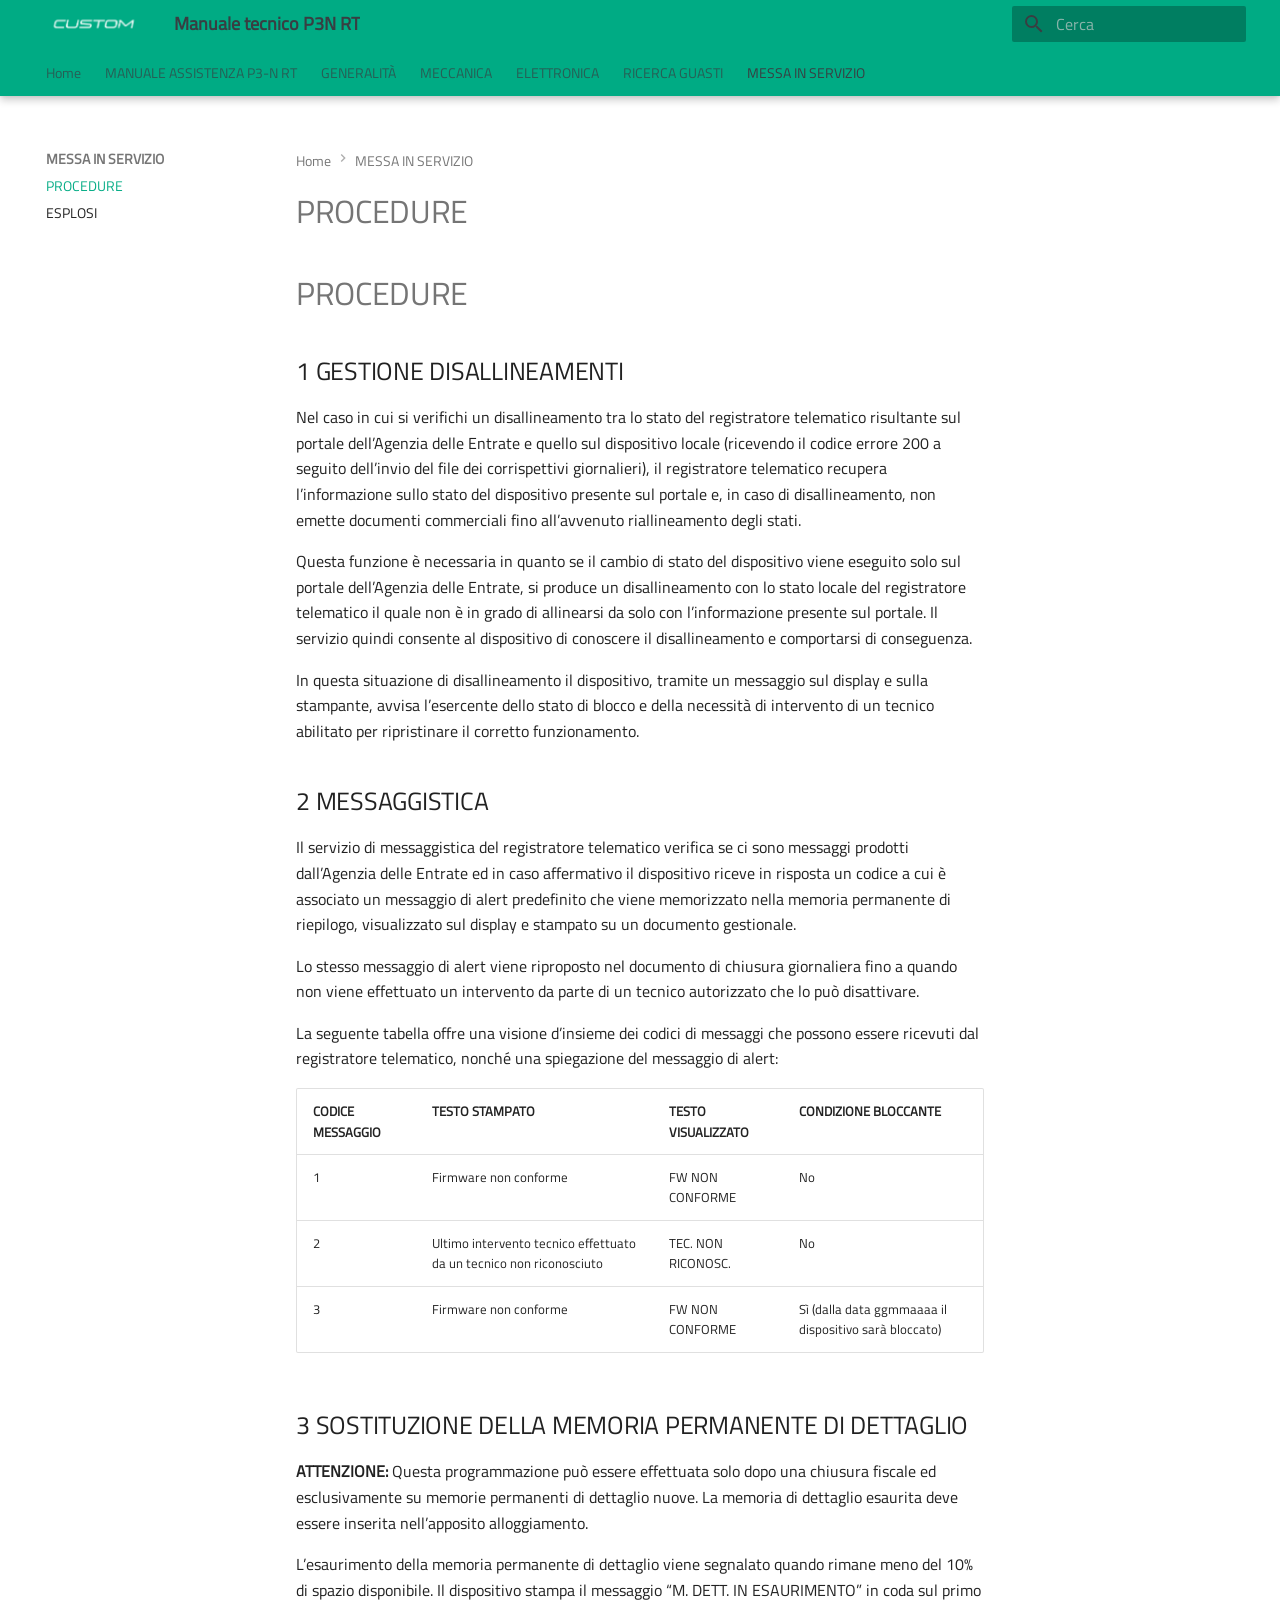
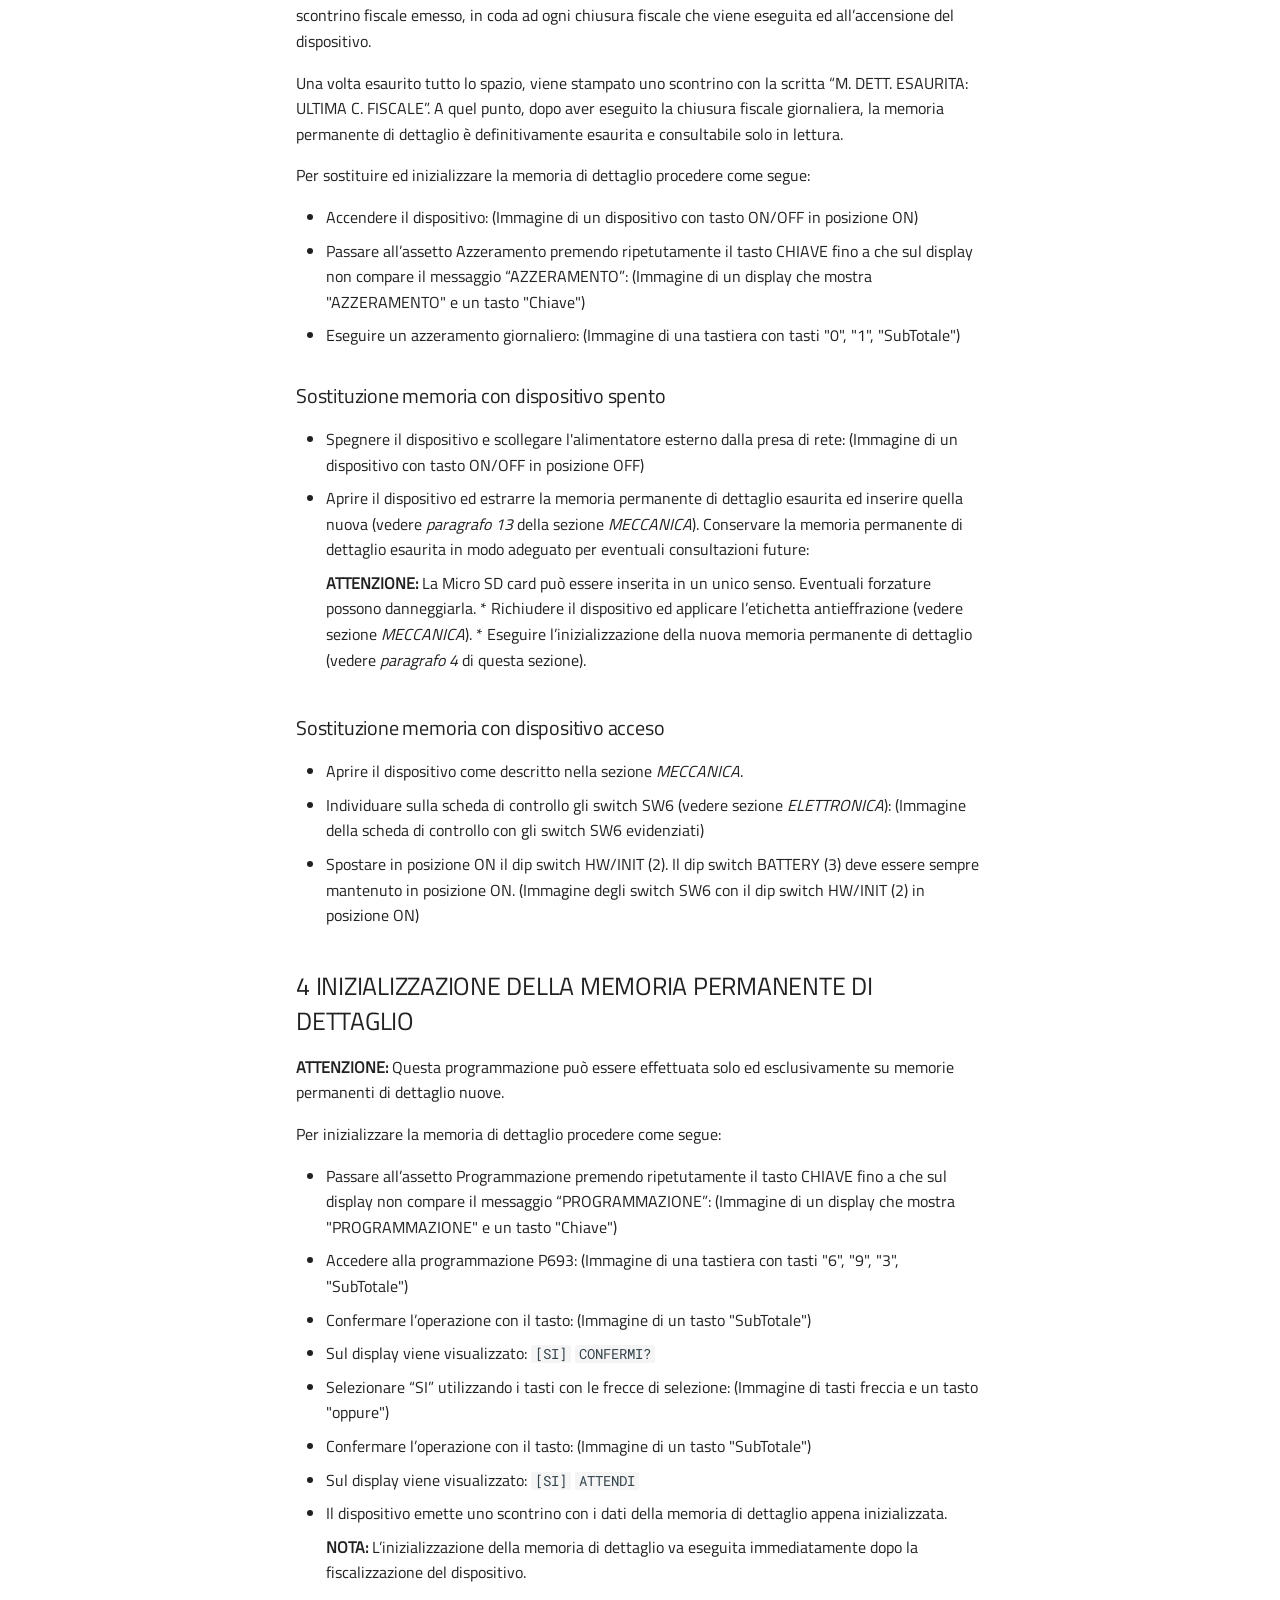
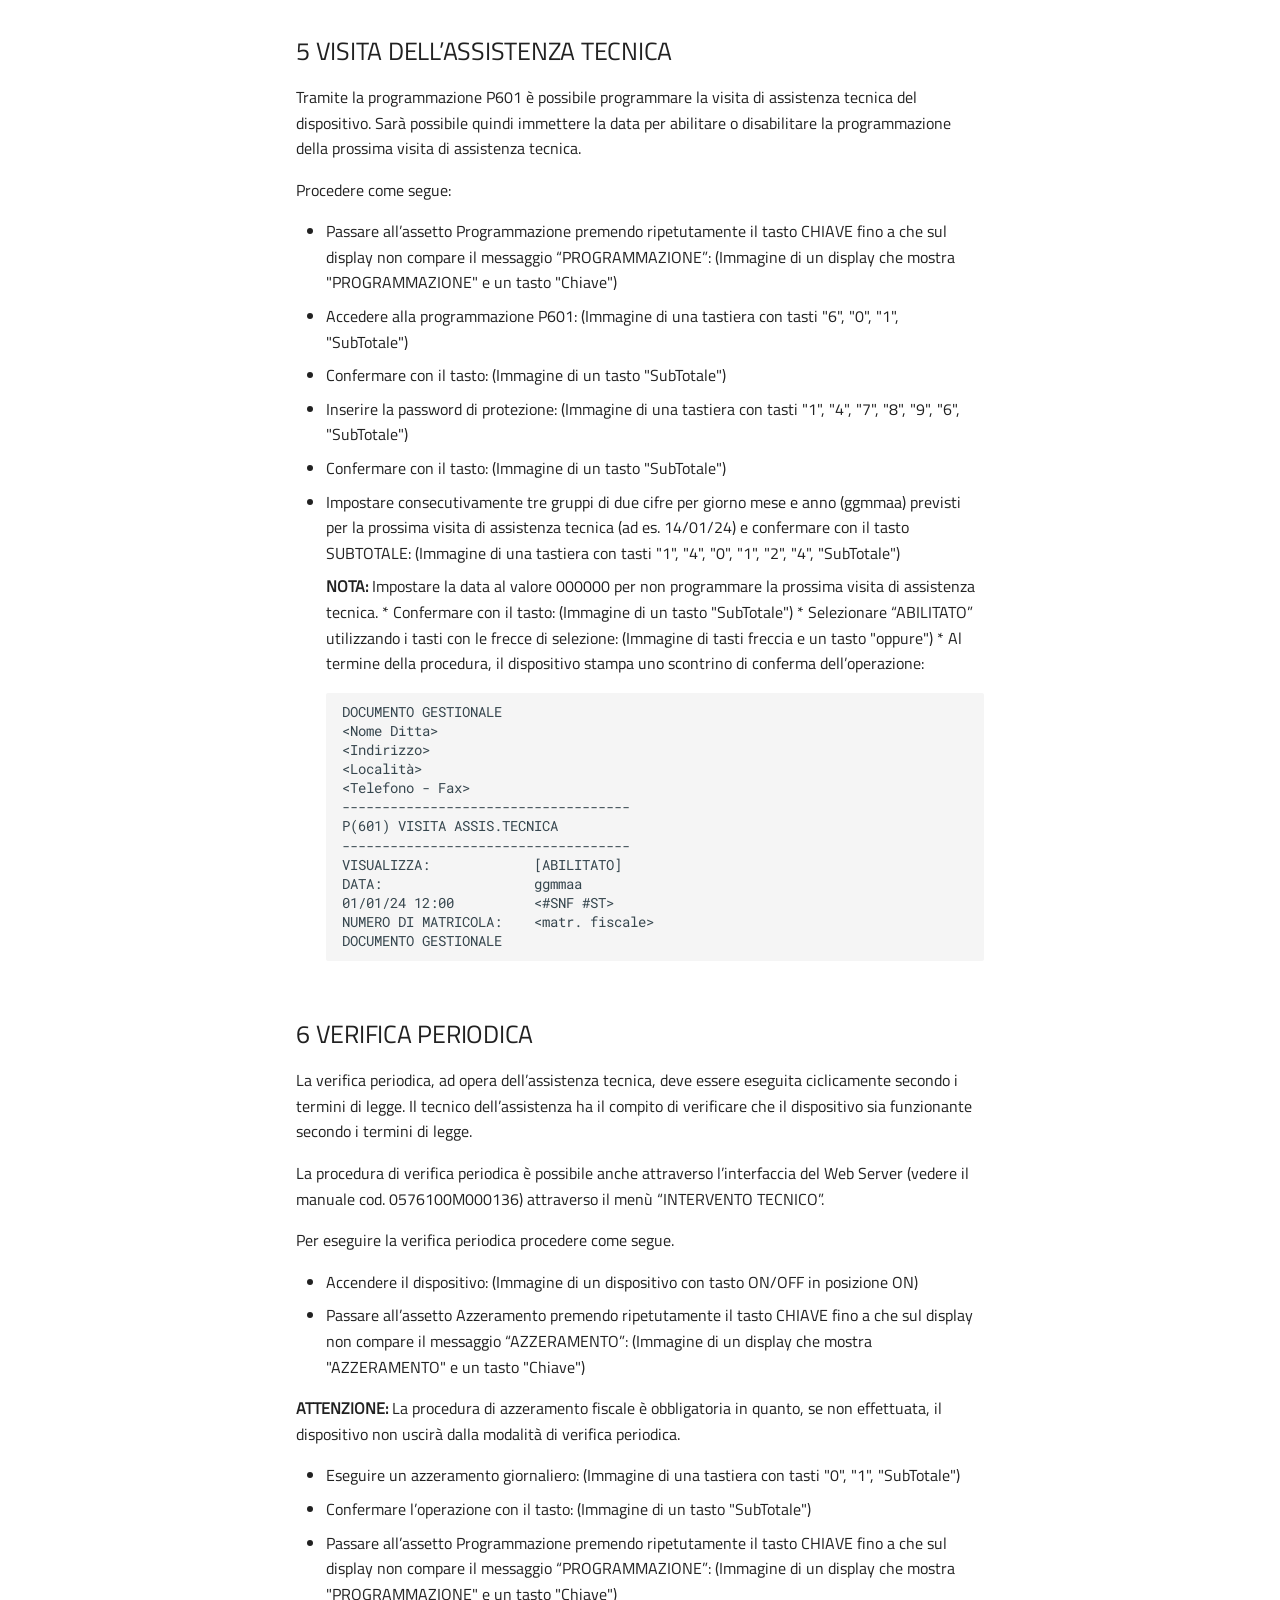
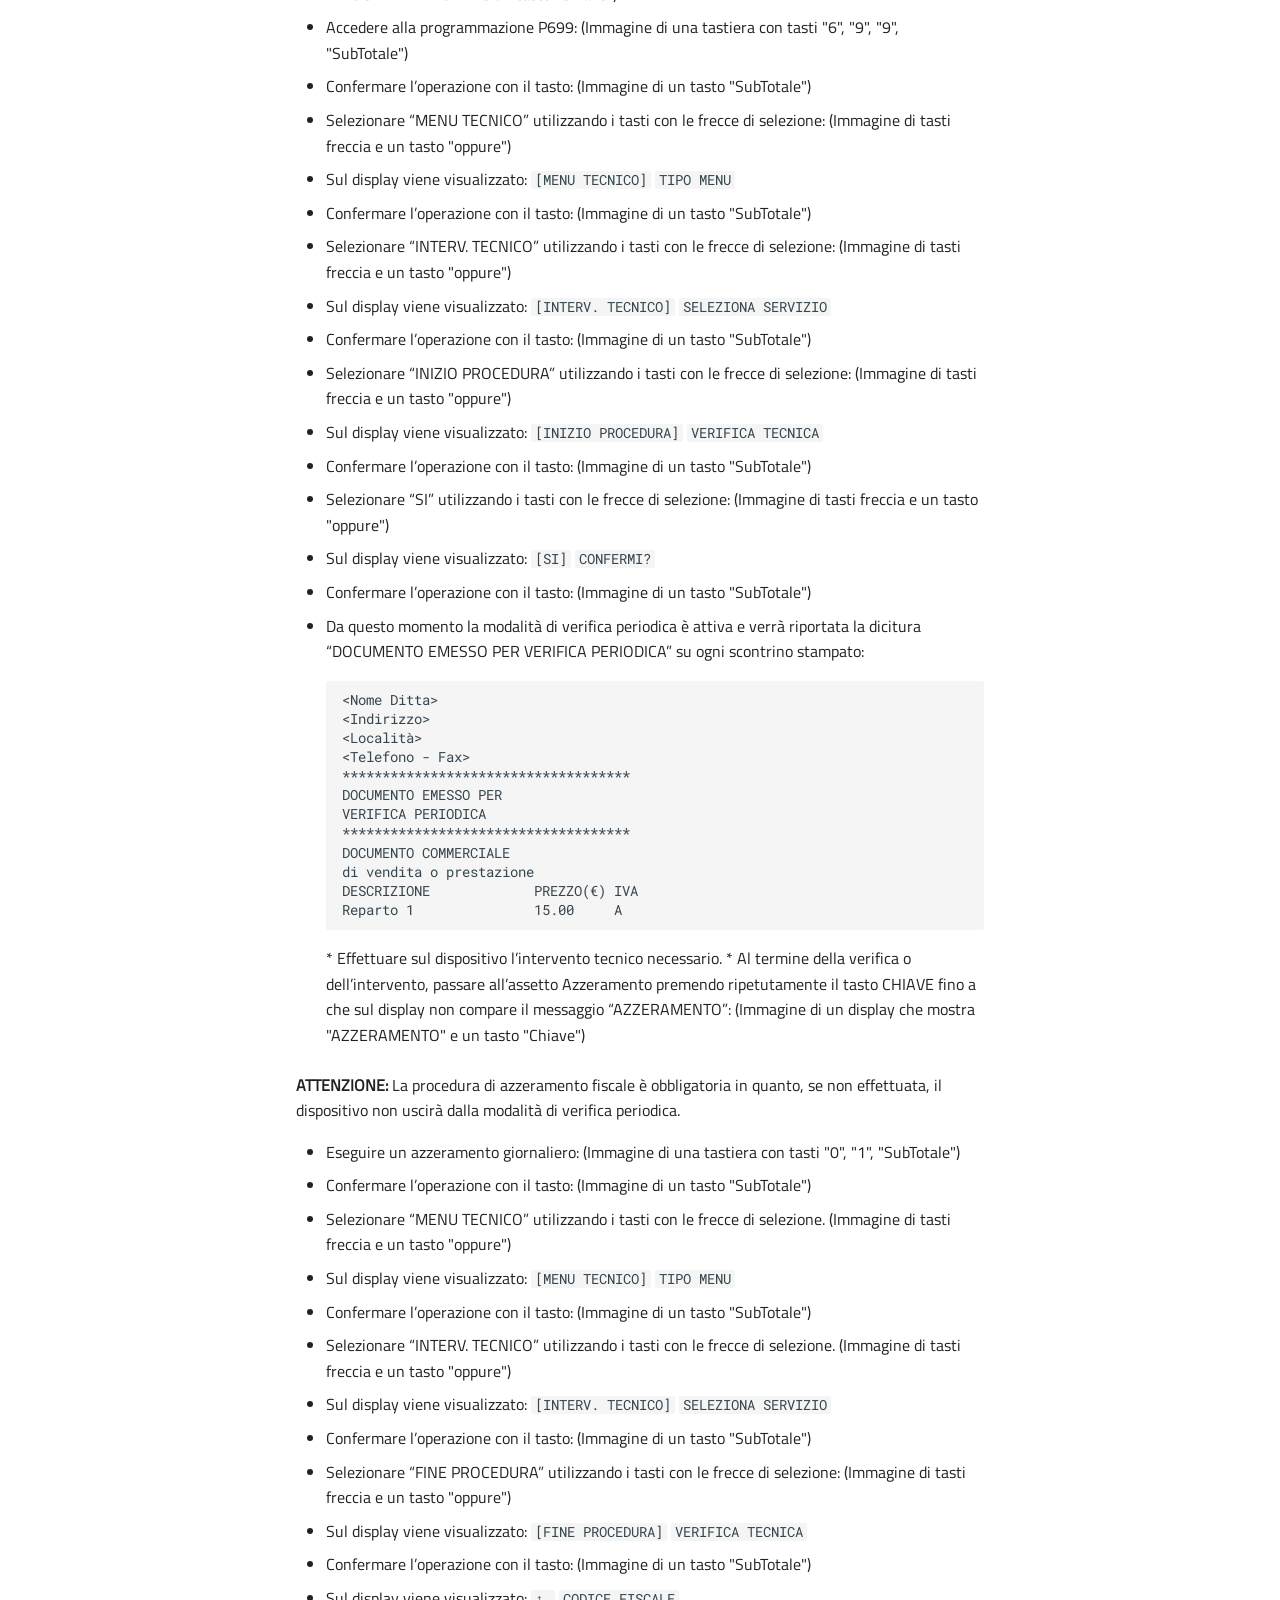
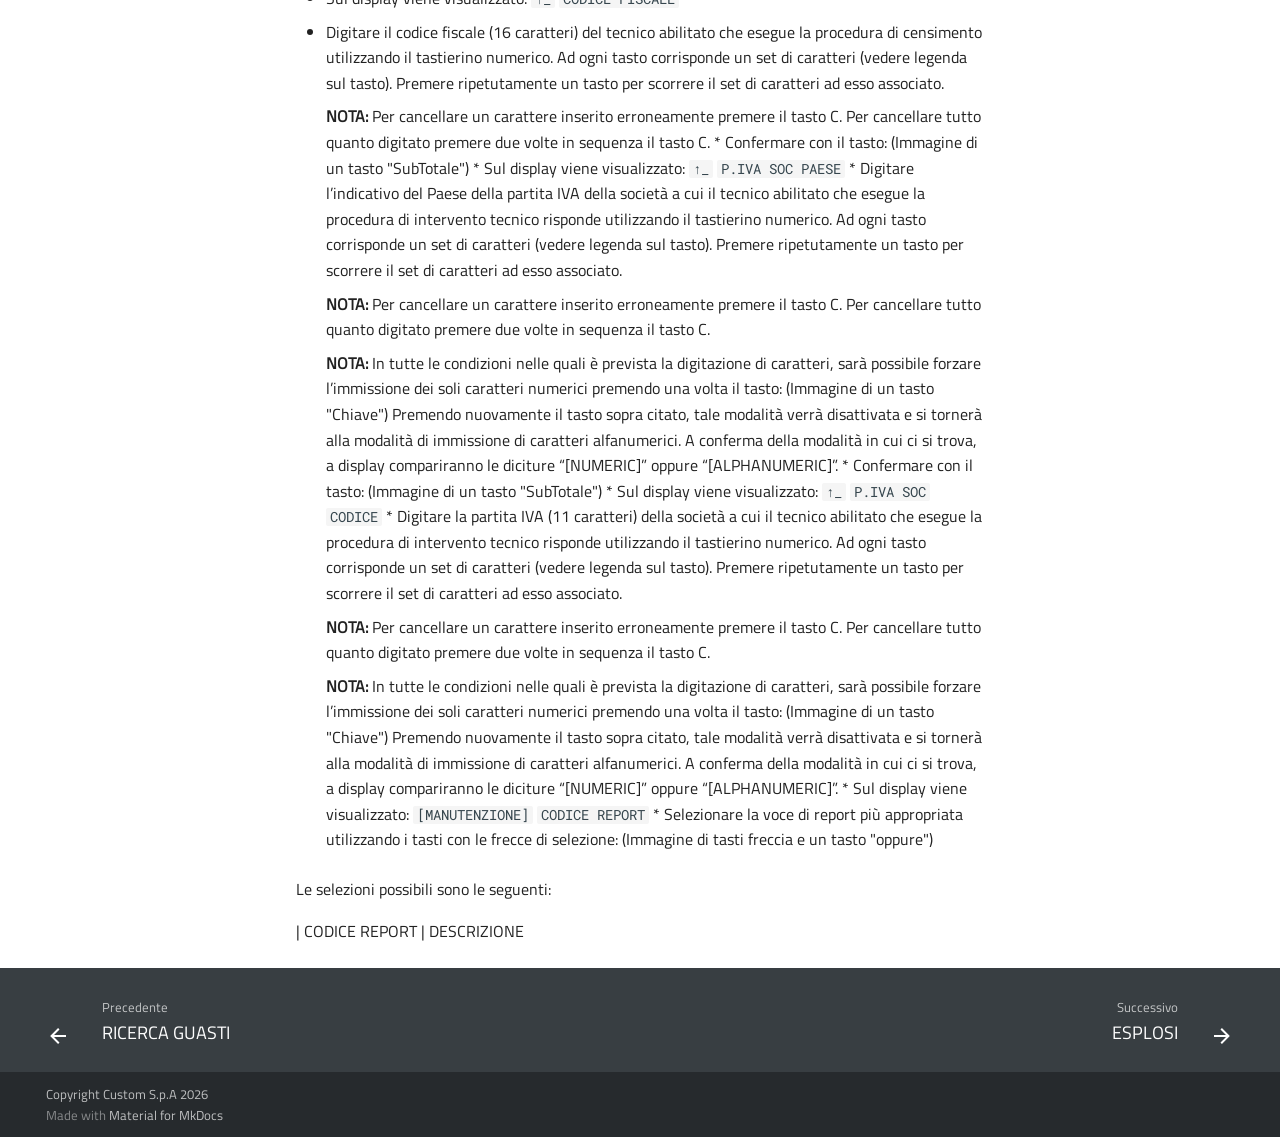
<file: procedure/index.html>
<!doctype html>
<html lang="it" class="no-js">
  <head>
    
      <meta charset="utf-8">
      <meta name="viewport" content="width=device-width,initial-scale=1">
      
      
        <meta name="author" content="Ivan Robuschi">
      
      
        <link rel="canonical" href="https://github.com/ivanrobuschi-custom/P3N_RT.git/procedure/">
      
      
        <link rel="prev" href="../ricerca-guasti/">
      
      
        <link rel="next" href="../esplosi/">
      
      
        
      
      
      <link rel="icon" href="../assets/icons/favicon.png">
      <meta name="generator" content="mkdocs-1.6.1, mkdocs-material-9.7.6">
    
    
      
        <title>PROCEDURE - Manuale tecnico P3N RT</title>
      
    
    
      <link rel="stylesheet" href="../assets/stylesheets/main.484c7ddc.min.css">
      
      


    
    
      
    
    
      
        
        
        <link rel="preconnect" href="https://fonts.gstatic.com" crossorigin>
        <link rel="stylesheet" href="https://fonts.googleapis.com/css?family=Roboto:300,300i,400,400i,700,700i%7CRoboto+Mono:400,400i,700,700i&display=fallback">
        <style>:root{--md-text-font:"Roboto";--md-code-font:"Roboto Mono"}</style>
      
    
    
      <link rel="stylesheet" href="../stylesheets/extra.css">
    
    <script>__md_scope=new URL("..",location),__md_hash=e=>[...e].reduce(((e,_)=>(e<<5)-e+_.charCodeAt(0)),0),__md_get=(e,_=localStorage,t=__md_scope)=>JSON.parse(_.getItem(t.pathname+"."+e)),__md_set=(e,_,t=localStorage,a=__md_scope)=>{try{t.setItem(a.pathname+"."+e,JSON.stringify(_))}catch(e){}}</script>
    
      

    
    
  </head>
  
  
    <body dir="ltr">
  
    
    <input class="md-toggle" data-md-toggle="drawer" type="checkbox" id="__drawer" autocomplete="off">
    <input class="md-toggle" data-md-toggle="search" type="checkbox" id="__search" autocomplete="off">
    <label class="md-overlay" for="__drawer"></label>
    <div data-md-component="skip">
      
        
        <a href="#procedure" class="md-skip">
          Vai al contenuto
        </a>
      
    </div>
    <div data-md-component="announce">
      
    </div>
    
    
      

  

<header class="md-header md-header--shadow md-header--lifted" data-md-component="header">
  <nav class="md-header__inner md-grid" aria-label="Intestazione">
    <a href=".." title="Manuale tecnico P3N RT" class="md-header__button md-logo" aria-label="Manuale tecnico P3N RT" data-md-component="logo">
      
  <img src="../assets/icons/logo.png" alt="logo">

    </a>
    <label class="md-header__button md-icon" for="__drawer">
      
      <svg xmlns="http://www.w3.org/2000/svg" viewBox="0 0 24 24"><path d="M3 6h18v2H3zm0 5h18v2H3zm0 5h18v2H3z"/></svg>
    </label>
    <div class="md-header__title" data-md-component="header-title">
      <div class="md-header__ellipsis">
        <div class="md-header__topic">
          <span class="md-ellipsis">
            Manuale tecnico P3N RT
          </span>
        </div>
        <div class="md-header__topic" data-md-component="header-topic">
          <span class="md-ellipsis">
            
              PROCEDURE
            
          </span>
        </div>
      </div>
    </div>
    
    
      <script>var palette=__md_get("__palette");if(palette&&palette.color){if("(prefers-color-scheme)"===palette.color.media){var media=matchMedia("(prefers-color-scheme: light)"),input=document.querySelector(media.matches?"[data-md-color-media='(prefers-color-scheme: light)']":"[data-md-color-media='(prefers-color-scheme: dark)']");palette.color.media=input.getAttribute("data-md-color-media"),palette.color.scheme=input.getAttribute("data-md-color-scheme"),palette.color.primary=input.getAttribute("data-md-color-primary"),palette.color.accent=input.getAttribute("data-md-color-accent")}for(var[key,value]of Object.entries(palette.color))document.body.setAttribute("data-md-color-"+key,value)}</script>
    
    
    
      
      
        <label class="md-header__button md-icon" for="__search">
          
          <svg xmlns="http://www.w3.org/2000/svg" viewBox="0 0 24 24"><path d="M9.5 3A6.5 6.5 0 0 1 16 9.5c0 1.61-.59 3.09-1.56 4.23l.27.27h.79l5 5-1.5 1.5-5-5v-.79l-.27-.27A6.52 6.52 0 0 1 9.5 16 6.5 6.5 0 0 1 3 9.5 6.5 6.5 0 0 1 9.5 3m0 2C7 5 5 7 5 9.5S7 14 9.5 14 14 12 14 9.5 12 5 9.5 5"/></svg>
        </label>
        <div class="md-search" data-md-component="search" role="dialog">
  <label class="md-search__overlay" for="__search"></label>
  <div class="md-search__inner" role="search">
    <form class="md-search__form" name="search">
      <input type="text" class="md-search__input" name="query" aria-label="Cerca" placeholder="Cerca" autocapitalize="off" autocorrect="off" autocomplete="off" spellcheck="false" data-md-component="search-query" required>
      <label class="md-search__icon md-icon" for="__search">
        
        <svg xmlns="http://www.w3.org/2000/svg" viewBox="0 0 24 24"><path d="M9.5 3A6.5 6.5 0 0 1 16 9.5c0 1.61-.59 3.09-1.56 4.23l.27.27h.79l5 5-1.5 1.5-5-5v-.79l-.27-.27A6.52 6.52 0 0 1 9.5 16 6.5 6.5 0 0 1 3 9.5 6.5 6.5 0 0 1 9.5 3m0 2C7 5 5 7 5 9.5S7 14 9.5 14 14 12 14 9.5 12 5 9.5 5"/></svg>
        
        <svg xmlns="http://www.w3.org/2000/svg" viewBox="0 0 24 24"><path d="M20 11v2H8l5.5 5.5-1.42 1.42L4.16 12l7.92-7.92L13.5 5.5 8 11z"/></svg>
      </label>
      <nav class="md-search__options" aria-label="Cerca">
        
          <a href="javascript:void(0)" class="md-search__icon md-icon" title="Condividi" aria-label="Condividi" data-clipboard data-clipboard-text="" data-md-component="search-share" tabindex="-1">
            
            <svg xmlns="http://www.w3.org/2000/svg" viewBox="0 0 24 24"><path d="M18 16.08c-.76 0-1.44.3-1.96.77L8.91 12.7c.05-.23.09-.46.09-.7s-.04-.47-.09-.7l7.05-4.11c.54.5 1.25.81 2.04.81a3 3 0 0 0 3-3 3 3 0 0 0-3-3 3 3 0 0 0-3 3c0 .24.04.47.09.7L8.04 9.81C7.5 9.31 6.79 9 6 9a3 3 0 0 0-3 3 3 3 0 0 0 3 3c.79 0 1.5-.31 2.04-.81l7.12 4.15c-.05.21-.08.43-.08.66 0 1.61 1.31 2.91 2.92 2.91s2.92-1.3 2.92-2.91A2.92 2.92 0 0 0 18 16.08"/></svg>
          </a>
        
        <button type="reset" class="md-search__icon md-icon" title="Cancella" aria-label="Cancella" tabindex="-1">
          
          <svg xmlns="http://www.w3.org/2000/svg" viewBox="0 0 24 24"><path d="M19 6.41 17.59 5 12 10.59 6.41 5 5 6.41 10.59 12 5 17.59 6.41 19 12 13.41 17.59 19 19 17.59 13.41 12z"/></svg>
        </button>
      </nav>
      
        <div class="md-search__suggest" data-md-component="search-suggest"></div>
      
    </form>
    <div class="md-search__output">
      <div class="md-search__scrollwrap" tabindex="0" data-md-scrollfix>
        <div class="md-search-result" data-md-component="search-result">
          <div class="md-search-result__meta">
            Inizializza la ricerca
          </div>
          <ol class="md-search-result__list" role="presentation"></ol>
        </div>
      </div>
    </div>
  </div>
</div>
      
    
    
  </nav>
  
    
      
<nav class="md-tabs" aria-label="Tabs" data-md-component="tabs">
  <div class="md-grid">
    <ul class="md-tabs__list">
      
        
  
  
  
  
    <li class="md-tabs__item">
      <a href=".." class="md-tabs__link">
        
  
  
    
  
  Home

      </a>
    </li>
  

      
        
  
  
  
  
    
    
      <li class="md-tabs__item">
        <a href="../index2/" class="md-tabs__link">
          
  
  
    
  
  MANUALE ASSISTENZA P3-N RT

        </a>
      </li>
    
  

      
        
  
  
  
  
    <li class="md-tabs__item">
      <a href="../generalita/" class="md-tabs__link">
        
  
  
    
  
  GENERALITÀ

      </a>
    </li>
  

      
        
  
  
  
  
    <li class="md-tabs__item">
      <a href="../meccanica/" class="md-tabs__link">
        
  
  
    
  
  MECCANICA

      </a>
    </li>
  

      
        
  
  
  
  
    <li class="md-tabs__item">
      <a href="../elettronica/" class="md-tabs__link">
        
  
  
    
  
  ELETTRONICA

      </a>
    </li>
  

      
        
  
  
  
  
    <li class="md-tabs__item">
      <a href="../ricerca-guasti/" class="md-tabs__link">
        
  
  
    
  
  RICERCA GUASTI

      </a>
    </li>
  

      
        
  
  
  
    
  
  
    
    
      <li class="md-tabs__item md-tabs__item--active">
        <a href="./" class="md-tabs__link">
          
  
  
    
  
  MESSA IN SERVIZIO

        </a>
      </li>
    
  

      
    </ul>
  </div>
</nav>
    
  
</header>
    
    <div class="md-container" data-md-component="container">
      
      
        
      
      <main class="md-main" data-md-component="main">
        <div class="md-main__inner md-grid">
          
            
              
              <div class="md-sidebar md-sidebar--primary" data-md-component="sidebar" data-md-type="navigation" >
                <div class="md-sidebar__scrollwrap">
                  <div class="md-sidebar__inner">
                    


  


<nav class="md-nav md-nav--primary md-nav--lifted" aria-label="Navigazione" data-md-level="0">
  <label class="md-nav__title" for="__drawer">
    <a href=".." title="Manuale tecnico P3N RT" class="md-nav__button md-logo" aria-label="Manuale tecnico P3N RT" data-md-component="logo">
      
  <img src="../assets/icons/logo.png" alt="logo">

    </a>
    Manuale tecnico P3N RT
  </label>
  
  <ul class="md-nav__list" data-md-scrollfix>
    
      
      
  
  
  
  
    <li class="md-nav__item">
      <a href=".." class="md-nav__link">
        
  
  
  <span class="md-ellipsis">
    
  
    Home
  

    
  </span>
  
  

      </a>
    </li>
  

    
      
      
  
  
  
  
    
    
      
        
      
    
    
    
      
      
        
      
    
    
      
        
        
      
    
    <li class="md-nav__item md-nav__item--pruned md-nav__item--nested">
      
        
  
  
  
    <a href="../index2/" class="md-nav__link">
      
  
  
  <span class="md-ellipsis">
    
  
    MANUALE ASSISTENZA P3-N RT
  

    
  </span>
  
  

      
        <span class="md-nav__icon md-icon"></span>
      
    </a>
  

      
    </li>
  

    
      
      
  
  
  
  
    <li class="md-nav__item">
      <a href="../generalita/" class="md-nav__link">
        
  
  
  <span class="md-ellipsis">
    
  
    GENERALITÀ
  

    
  </span>
  
  

      </a>
    </li>
  

    
      
      
  
  
  
  
    <li class="md-nav__item">
      <a href="../meccanica/" class="md-nav__link">
        
  
  
  <span class="md-ellipsis">
    
  
    MECCANICA
  

    
  </span>
  
  

      </a>
    </li>
  

    
      
      
  
  
  
  
    <li class="md-nav__item">
      <a href="../elettronica/" class="md-nav__link">
        
  
  
  <span class="md-ellipsis">
    
  
    ELETTRONICA
  

    
  </span>
  
  

      </a>
    </li>
  

    
      
      
  
  
  
  
    <li class="md-nav__item">
      <a href="../ricerca-guasti/" class="md-nav__link">
        
  
  
  <span class="md-ellipsis">
    
  
    RICERCA GUASTI
  

    
  </span>
  
  

      </a>
    </li>
  

    
      
      
  
  
    
  
  
  
    
    
      
        
      
        
      
    
    
    
      
        
        
      
      
        
      
    
    
      
    
    <li class="md-nav__item md-nav__item--active md-nav__item--section md-nav__item--nested">
      
        
        
        <input class="md-nav__toggle md-toggle " type="checkbox" id="__nav_7" checked>
        
          
          <label class="md-nav__link" for="__nav_7" id="__nav_7_label" tabindex="">
            
  
  
  <span class="md-ellipsis">
    
  
    MESSA IN SERVIZIO
  

    
  </span>
  
  

            <span class="md-nav__icon md-icon"></span>
          </label>
        
        <nav class="md-nav" data-md-level="1" aria-labelledby="__nav_7_label" aria-expanded="true">
          <label class="md-nav__title" for="__nav_7">
            <span class="md-nav__icon md-icon"></span>
            
  
    MESSA IN SERVIZIO
  

          </label>
          <ul class="md-nav__list" data-md-scrollfix>
            
              
                
  
  
    
  
  
  
    <li class="md-nav__item md-nav__item--active">
      
      <input class="md-nav__toggle md-toggle" type="checkbox" id="__toc">
      
      
        
      
      
      <a href="./" class="md-nav__link md-nav__link--active">
        
  
  
  <span class="md-ellipsis">
    
  
    PROCEDURE
  

    
  </span>
  
  

      </a>
      
    </li>
  

              
            
              
                
  
  
  
  
    <li class="md-nav__item">
      <a href="../esplosi/" class="md-nav__link">
        
  
  
  <span class="md-ellipsis">
    
  
    ESPLOSI
  

    
  </span>
  
  

      </a>
    </li>
  

              
            
          </ul>
        </nav>
      
    </li>
  

    
  </ul>
</nav>
                  </div>
                </div>
              </div>
            
            
              
              <div class="md-sidebar md-sidebar--secondary" data-md-component="sidebar" data-md-type="toc" >
                <div class="md-sidebar__scrollwrap">
                  <div class="md-sidebar__inner">
                    

<nav class="md-nav md-nav--secondary" aria-label="Indice">
  
  
  
    
  
  
</nav>
                  </div>
                </div>
              </div>
            
          
          
            <div class="md-content" data-md-component="content">
              
                



  


  <nav class="md-path" aria-label="Navigazione" >
    <ol class="md-path__list">
      
        
  
  
    <li class="md-path__item">
      <a href=".." class="md-path__link">
        
  <span class="md-ellipsis">
    Home
  </span>

      </a>
    </li>
  

      
      
        
  
  
    
    
      <li class="md-path__item">
        <a href="./" class="md-path__link">
          
  <span class="md-ellipsis">
    MESSA IN SERVIZIO
  </span>

        </a>
      </li>
    
  

      
    </ol>
  </nav>

              
              <article class="md-content__inner md-typeset">
                
                  



<h1 id="procedure">PROCEDURE</h1>
<h1 id="procedure_1">PROCEDURE</h1>
<h2 id="1-gestione-disallineamenti">1 GESTIONE DISALLINEAMENTI</h2>
<p>Nel caso in cui si verifichi un disallineamento tra lo stato del registratore telematico risultante sul portale dell’Agenzia delle Entrate e quello sul dispositivo locale (ricevendo il codice errore 200 a seguito dell’invio del file dei corrispettivi giornalieri), il registratore telematico recupera l’informazione sullo stato del dispositivo presente sul portale e, in caso di disallineamento, non emette documenti commerciali fino all’avvenuto riallineamento degli stati.</p>
<p>Questa funzione è necessaria in quanto se il cambio di stato del dispositivo viene eseguito solo sul portale dell’Agenzia delle Entrate, si produce un disallineamento con lo stato locale del registratore telematico il quale non è in grado di allinearsi da solo con l’informazione presente sul portale. Il servizio quindi consente al dispositivo di conoscere il disallineamento e comportarsi di conseguenza.</p>
<p>In questa situazione di disallineamento il dispositivo, tramite un messaggio sul display e sulla stampante, avvisa l’esercente dello stato di blocco e della necessità di intervento di un tecnico abilitato per ripristinare il corretto funzionamento.</p>
<h2 id="2-messaggistica">2 MESSAGGISTICA</h2>
<p>Il servizio di messaggistica del registratore telematico verifica se ci sono messaggi prodotti dall’Agenzia delle Entrate ed in caso affermativo il dispositivo riceve in risposta un codice a cui è associato un messaggio di alert predefinito che viene memorizzato nella memoria permanente di riepilogo, visualizzato sul display e stampato su un documento gestionale.</p>
<p>Lo stesso messaggio di alert viene riproposto nel documento di chiusura giornaliera fino a quando non viene effettuato un intervento da parte di un tecnico autorizzato che lo può disattivare.</p>
<p>La seguente tabella offre una visione d’insieme dei codici di messaggi che possono essere ricevuti dal registratore telematico, nonché una spiegazione del messaggio di alert:</p>
<table>
<thead>
<tr>
<th style="text-align: left;">CODICE MESSAGGIO</th>
<th style="text-align: left;">TESTO STAMPATO</th>
<th style="text-align: left;">TESTO VISUALIZZATO</th>
<th style="text-align: left;">CONDIZIONE BLOCCANTE</th>
</tr>
</thead>
<tbody>
<tr>
<td style="text-align: left;">1</td>
<td style="text-align: left;">Firmware non conforme</td>
<td style="text-align: left;">FW NON CONFORME</td>
<td style="text-align: left;">No</td>
</tr>
<tr>
<td style="text-align: left;">2</td>
<td style="text-align: left;">Ultimo intervento tecnico effettuato da un tecnico non riconosciuto</td>
<td style="text-align: left;">TEC. NON RICONOSC.</td>
<td style="text-align: left;">No</td>
</tr>
<tr>
<td style="text-align: left;">3</td>
<td style="text-align: left;">Firmware non conforme</td>
<td style="text-align: left;">FW NON CONFORME</td>
<td style="text-align: left;">Sì (dalla data ggmmaaaa il dispositivo sarà bloccato)</td>
</tr>
</tbody>
</table>
<h2 id="3-sostituzione-della-memoria-permanente-di-dettaglio">3 SOSTITUZIONE DELLA MEMORIA PERMANENTE DI DETTAGLIO</h2>
<p><strong>ATTENZIONE:</strong>
Questa programmazione può essere effettuata solo dopo una chiusura fiscale ed esclusivamente su memorie permanenti di dettaglio nuove.
La memoria di dettaglio esaurita deve essere inserita nell’apposito alloggiamento.</p>
<p>L’esaurimento della memoria permanente di dettaglio viene segnalato quando rimane meno del 10% di spazio disponibile. Il dispositivo stampa il messaggio “M. DETT. IN ESAURIMENTO” in coda sul primo scontrino fiscale emesso, in coda ad ogni chiusura fiscale che viene eseguita ed all’accensione del dispositivo.</p>
<p>Una volta esaurito tutto lo spazio, viene stampato uno scontrino con la scritta “M. DETT. ESAURITA: ULTIMA C. FISCALE”. A quel punto, dopo aver eseguito la chiusura fiscale giornaliera, la memoria permanente di dettaglio è definitivamente esaurita e consultabile solo in lettura.</p>
<p>Per sostituire ed inizializzare la memoria di dettaglio procedere come segue:</p>
<ul>
<li>Accendere il dispositivo:
    (Immagine di un dispositivo con tasto ON/OFF in posizione ON)</li>
<li>Passare all’assetto Azzeramento premendo ripetutamente il tasto CHIAVE fino a che sul display non compare il messaggio “AZZERAMENTO”:
    (Immagine di un display che mostra "AZZERAMENTO" e un tasto "Chiave")</li>
<li>Eseguire un azzeramento giornaliero:
    (Immagine di una tastiera con tasti "0", "1", "SubTotale")</li>
</ul>
<h3 id="sostituzione-memoria-con-dispositivo-spento">Sostituzione memoria con dispositivo spento</h3>
<ul>
<li>Spegnere il dispositivo e scollegare l'alimentatore esterno dalla presa di rete:
    (Immagine di un dispositivo con tasto ON/OFF in posizione OFF)</li>
<li>
<p>Aprire il dispositivo ed estrarre la memoria permanente di dettaglio esaurita ed inserire quella nuova (vedere <em>paragrafo 13</em> della sezione <em>MECCANICA</em>). Conservare la memoria permanente di dettaglio esaurita in modo adeguato per eventuali consultazioni future:</p>
<p><strong>ATTENZIONE:</strong>
La Micro SD card può essere inserita in un unico senso. Eventuali forzature possono danneggiarla.
*   Richiudere il dispositivo ed applicare l’etichetta antieffrazione (vedere sezione <em>MECCANICA</em>).
*   Eseguire l’inizializzazione della nuova memoria permanente di dettaglio (vedere <em>paragrafo 4</em> di questa sezione).</p>
</li>
</ul>
<h3 id="sostituzione-memoria-con-dispositivo-acceso">Sostituzione memoria con dispositivo acceso</h3>
<ul>
<li>Aprire il dispositivo come descritto nella sezione <em>MECCANICA</em>.</li>
<li>Individuare sulla scheda di controllo gli switch SW6 (vedere sezione <em>ELETTRONICA</em>):
    (Immagine della scheda di controllo con gli switch SW6 evidenziati)</li>
<li>Spostare in posizione ON il dip switch HW/INIT (2). Il dip switch BATTERY (3) deve essere sempre mantenuto in posizione ON.
    (Immagine degli switch SW6 con il dip switch HW/INIT (2) in posizione ON)</li>
</ul>
<h2 id="4-inizializzazione-della-memoria-permanente-di-dettaglio">4 INIZIALIZZAZIONE DELLA MEMORIA PERMANENTE DI DETTAGLIO</h2>
<p><strong>ATTENZIONE:</strong>
Questa programmazione può essere effettuata solo ed esclusivamente su memorie permanenti di dettaglio nuove.</p>
<p>Per inizializzare la memoria di dettaglio procedere come segue:</p>
<ul>
<li>Passare all’assetto Programmazione premendo ripetutamente il tasto CHIAVE fino a che sul display non compare il messaggio “PROGRAMMAZIONE”:
    (Immagine di un display che mostra "PROGRAMMAZIONE" e un tasto "Chiave")</li>
<li>Accedere alla programmazione P693:
    (Immagine di una tastiera con tasti "6", "9", "3", "SubTotale")</li>
<li>Confermare l’operazione con il tasto:
    (Immagine di un tasto "SubTotale")</li>
<li>Sul display viene visualizzato:
    <code>[SI]</code>
    <code>CONFERMI?</code></li>
<li>Selezionare “SI” utilizzando i tasti con le frecce di selezione:
    (Immagine di tasti freccia e un tasto "oppure")</li>
<li>Confermare l’operazione con il tasto:
    (Immagine di un tasto "SubTotale")</li>
<li>Sul display viene visualizzato:
    <code>[SI]</code>
    <code>ATTENDI</code></li>
<li>
<p>Il dispositivo emette uno scontrino con i dati della memoria di dettaglio appena inizializzata.</p>
<p><strong>NOTA:</strong>
L’inizializzazione della memoria di dettaglio va eseguita immediatamente dopo la fiscalizzazione del dispositivo.</p>
</li>
</ul>
<h2 id="5-visita-dellassistenza-tecnica">5 VISITA DELL’ASSISTENZA TECNICA</h2>
<p>Tramite la programmazione P601 è possibile programmare la visita di assistenza tecnica del dispositivo. Sarà possibile quindi immettere la data per abilitare o disabilitare la programmazione della prossima visita di assistenza tecnica.</p>
<p>Procedere come segue:</p>
<ul>
<li>Passare all’assetto Programmazione premendo ripetutamente il tasto CHIAVE fino a che sul display non compare il messaggio “PROGRAMMAZIONE”:
    (Immagine di un display che mostra "PROGRAMMAZIONE" e un tasto "Chiave")</li>
<li>Accedere alla programmazione P601:
    (Immagine di una tastiera con tasti "6", "0", "1", "SubTotale")</li>
<li>Confermare con il tasto:
    (Immagine di un tasto "SubTotale")</li>
<li>Inserire la password di protezione:
    (Immagine di una tastiera con tasti "1", "4", "7", "8", "9", "6", "SubTotale")</li>
<li>Confermare con il tasto:
    (Immagine di un tasto "SubTotale")</li>
<li>
<p>Impostare consecutivamente tre gruppi di due cifre per giorno mese e anno (ggmmaa) previsti per la prossima visita di assistenza tecnica (ad es. 14/01/24) e confermare con il tasto SUBTOTALE:
    (Immagine di una tastiera con tasti "1", "4", "0", "1", "2", "4", "SubTotale")</p>
<p><strong>NOTA:</strong>
Impostare la data al valore 000000 per non programmare la prossima visita di assistenza tecnica.
*   Confermare con il tasto:
(Immagine di un tasto "SubTotale")
*   Selezionare “ABILITATO” utilizzando i tasti con le frecce di selezione:
(Immagine di tasti freccia e un tasto "oppure")
*   Al termine della procedura, il dispositivo stampa uno scontrino di conferma dell’operazione:</p>
<div class="highlight"><pre><span></span><code>DOCUMENTO GESTIONALE
&lt;Nome Ditta&gt;
&lt;Indirizzo&gt;
&lt;Località&gt;
&lt;Telefono - Fax&gt;
------------------------------------
P(601) VISITA ASSIS.TECNICA
------------------------------------
VISUALIZZA:             [ABILITATO]
DATA:                   ggmmaa
01/01/24 12:00          &lt;#SNF #ST&gt;
NUMERO DI MATRICOLA:    &lt;matr. fiscale&gt;
DOCUMENTO GESTIONALE
</code></pre></div>
</li>
</ul>
<h2 id="6-verifica-periodica">6 VERIFICA PERIODICA</h2>
<p>La verifica periodica, ad opera dell’assistenza tecnica, deve essere eseguita ciclicamente secondo i termini di legge. Il tecnico dell’assistenza ha il compito di verificare che il dispositivo sia funzionante secondo i termini di legge.</p>
<p>La procedura di verifica periodica è possibile anche attraverso l’interfaccia del Web Server (vedere il manuale cod. 0576100M000136) attraverso il menù “INTERVENTO TECNICO”.</p>
<p>Per eseguire la verifica periodica procedere come segue.</p>
<ul>
<li>Accendere il dispositivo:
    (Immagine di un dispositivo con tasto ON/OFF in posizione ON)</li>
<li>Passare all’assetto Azzeramento premendo ripetutamente il tasto CHIAVE fino a che sul display non compare il messaggio “AZZERAMENTO”:
    (Immagine di un display che mostra "AZZERAMENTO" e un tasto "Chiave")</li>
</ul>
<p><strong>ATTENZIONE:</strong>
La procedura di azzeramento fiscale è obbligatoria in quanto, se non effettuata, il dispositivo non uscirà dalla modalità di verifica periodica.</p>
<ul>
<li>Eseguire un azzeramento giornaliero:
    (Immagine di una tastiera con tasti "0", "1", "SubTotale")</li>
<li>Confermare l’operazione con il tasto:
    (Immagine di un tasto "SubTotale")</li>
<li>Passare all’assetto Programmazione premendo ripetutamente il tasto CHIAVE fino a che sul display non compare il messaggio “PROGRAMMAZIONE”:
    (Immagine di un display che mostra "PROGRAMMAZIONE" e un tasto "Chiave")</li>
<li>Accedere alla programmazione P699:
    (Immagine di una tastiera con tasti "6", "9", "9", "SubTotale")</li>
<li>Confermare l’operazione con il tasto:
    (Immagine di un tasto "SubTotale")</li>
<li>Selezionare “MENU TECNICO” utilizzando i tasti con le frecce di selezione:
    (Immagine di tasti freccia e un tasto "oppure")</li>
<li>Sul display viene visualizzato:
    <code>[MENU TECNICO]</code>
    <code>TIPO MENU</code></li>
<li>Confermare l’operazione con il tasto:
    (Immagine di un tasto "SubTotale")</li>
<li>Selezionare “INTERV. TECNICO” utilizzando i tasti con le frecce di selezione:
    (Immagine di tasti freccia e un tasto "oppure")</li>
<li>Sul display viene visualizzato:
    <code>[INTERV. TECNICO]</code>
    <code>SELEZIONA SERVIZIO</code></li>
<li>Confermare l’operazione con il tasto:
    (Immagine di un tasto "SubTotale")</li>
<li>Selezionare “INIZIO PROCEDURA” utilizzando i tasti con le frecce di selezione:
    (Immagine di tasti freccia e un tasto "oppure")</li>
<li>Sul display viene visualizzato:
    <code>[INIZIO PROCEDURA]</code>
    <code>VERIFICA TECNICA</code></li>
<li>Confermare l’operazione con il tasto:
    (Immagine di un tasto "SubTotale")</li>
<li>Selezionare “SI” utilizzando i tasti con le frecce di selezione:
    (Immagine di tasti freccia e un tasto "oppure")</li>
<li>Sul display viene visualizzato:
    <code>[SI]</code>
    <code>CONFERMI?</code></li>
<li>Confermare l’operazione con il tasto:
    (Immagine di un tasto "SubTotale")</li>
<li>
<p>Da questo momento la modalità di verifica periodica è attiva e verrà riportata la dicitura “DOCUMENTO EMESSO PER VERIFICA PERIODICA” su ogni scontrino stampato:</p>
<p><div class="highlight"><pre><span></span><code>&lt;Nome Ditta&gt;
&lt;Indirizzo&gt;
&lt;Località&gt;
&lt;Telefono - Fax&gt;
************************************
DOCUMENTO EMESSO PER
VERIFICA PERIODICA
************************************
DOCUMENTO COMMERCIALE
di vendita o prestazione
DESCRIZIONE             PREZZO(€) IVA
Reparto 1               15.00     A
</code></pre></div>
*   Effettuare sul dispositivo l’intervento tecnico necessario.
*   Al termine della verifica o dell’intervento, passare all’assetto Azzeramento premendo ripetutamente il tasto CHIAVE fino a che sul display non compare il messaggio “AZZERAMENTO”:
(Immagine di un display che mostra "AZZERAMENTO" e un tasto "Chiave")</p>
</li>
</ul>
<p><strong>ATTENZIONE:</strong>
La procedura di azzeramento fiscale è obbligatoria in quanto, se non effettuata, il dispositivo non uscirà dalla modalità di verifica periodica.</p>
<ul>
<li>Eseguire un azzeramento giornaliero:
    (Immagine di una tastiera con tasti "0", "1", "SubTotale")</li>
<li>Confermare l’operazione con il tasto:
    (Immagine di un tasto "SubTotale")</li>
<li>Selezionare “MENU TECNICO” utilizzando i tasti con le frecce di selezione.
    (Immagine di tasti freccia e un tasto "oppure")</li>
<li>Sul display viene visualizzato:
    <code>[MENU TECNICO]</code>
    <code>TIPO MENU</code></li>
<li>Confermare l’operazione con il tasto:
    (Immagine di un tasto "SubTotale")</li>
<li>Selezionare “INTERV. TECNICO” utilizzando i tasti con le frecce di selezione.
    (Immagine di tasti freccia e un tasto "oppure")</li>
<li>Sul display viene visualizzato:
    <code>[INTERV. TECNICO]</code>
    <code>SELEZIONA SERVIZIO</code></li>
<li>Confermare l’operazione con il tasto:
    (Immagine di un tasto "SubTotale")</li>
<li>Selezionare “FINE PROCEDURA” utilizzando i tasti con le frecce di selezione:
    (Immagine di tasti freccia e un tasto "oppure")</li>
<li>Sul display viene visualizzato:
    <code>[FINE PROCEDURA]</code>
    <code>VERIFICA TECNICA</code></li>
<li>Confermare l’operazione con il tasto:
    (Immagine di un tasto "SubTotale")</li>
<li>Sul display viene visualizzato:
    <code>↑_</code>
    <code>CODICE FISCALE</code></li>
<li>
<p>Digitare il codice fiscale (16 caratteri) del tecnico abilitato che esegue la procedura di censimento utilizzando il tastierino numerico. Ad ogni tasto corrisponde un set di caratteri (vedere legenda sul tasto). Premere ripetutamente un tasto per scorrere il set di caratteri ad esso associato.</p>
<p><strong>NOTA:</strong>
Per cancellare un carattere inserito erroneamente premere il tasto C.
Per cancellare tutto quanto digitato premere due volte in sequenza il tasto C.
*   Confermare con il tasto:
(Immagine di un tasto "SubTotale")
*   Sul display viene visualizzato:
<code>↑_</code>
<code>P.IVA SOC PAESE</code>
*   Digitare l’indicativo del Paese della partita IVA della società a cui il tecnico abilitato che esegue la procedura di intervento tecnico risponde utilizzando il tastierino numerico. Ad ogni tasto corrisponde un set di caratteri (vedere legenda sul tasto). Premere ripetutamente un tasto per scorrere il set di caratteri ad esso associato.</p>
<p><strong>NOTA:</strong>
Per cancellare un carattere inserito erroneamente premere il tasto C.
Per cancellare tutto quanto digitato premere due volte in sequenza il tasto C.</p>
<p><strong>NOTA:</strong>
In tutte le condizioni nelle quali è prevista la digitazione di caratteri, sarà possibile forzare l’immissione dei soli caratteri numerici premendo una volta il tasto:
(Immagine di un tasto "Chiave")
Premendo nuovamente il tasto sopra citato, tale modalità verrà disattivata e si tornerà alla modalità di immissione di caratteri alfanumerici. A conferma della modalità in cui ci si trova, a display compariranno le diciture “[NUMERIC]” oppure “[ALPHANUMERIC]”.
*   Confermare con il tasto:
(Immagine di un tasto "SubTotale")
*   Sul display viene visualizzato:
<code>↑_</code>
<code>P.IVA SOC CODICE</code>
*   Digitare la partita IVA (11 caratteri) della società a cui il tecnico abilitato che esegue la procedura di intervento tecnico risponde utilizzando il tastierino numerico. Ad ogni tasto corrisponde un set di caratteri (vedere legenda sul tasto). Premere ripetutamente un tasto per scorrere il set di caratteri ad esso associato.</p>
<p><strong>NOTA:</strong>
Per cancellare un carattere inserito erroneamente premere il tasto C.
Per cancellare tutto quanto digitato premere due volte in sequenza il tasto C.</p>
<p><strong>NOTA:</strong>
In tutte le condizioni nelle quali è prevista la digitazione di caratteri, sarà possibile forzare l’immissione dei soli caratteri numerici premendo una volta il tasto:
(Immagine di un tasto "Chiave")
Premendo nuovamente il tasto sopra citato, tale modalità verrà disattivata e si tornerà alla modalità di immissione di caratteri alfanumerici. A conferma della modalità in cui ci si trova, a display compariranno le diciture “[NUMERIC]” oppure “[ALPHANUMERIC]”.
*   Sul display viene visualizzato:
<code>[MANUTENZIONE]</code>
<code>CODICE REPORT</code>
*   Selezionare la voce di report più appropriata utilizzando i tasti con le frecce di selezione:
(Immagine di tasti freccia e un tasto "oppure")</p>
</li>
</ul>
<p>Le selezioni possibili sono le seguenti:</p>
<p>| CODICE REPORT | DESCRIZIONE                                                                                                                                                                                                                                                                                                                                                                                                                                                                                                                                                                                                                                                                                                                                                                                                                                                                                                                                                                                                                                                                                                                                                                                                                                                                                                                                                                                                                                                                                                                                                                                                                                                                                                                                                                                                                                                                                                                                                                                                                                                                                                                                                                                                                                                                                                                                                                                                                                                                                                                                                                                                                                                                                                                                                                                                                                                                                                                                                                                                                                                                                                                                                                                                                                                                                                                                                                                                                                                                                                                                                                                                                                                                                                                                                                                                                                                                                                                                                                                                                                                                                                                                                                                                                                                                                                                                                                                                                                                                                                                                                                                                                                                                                                                                                                                                                                                                                                                                                                                                                                                                                                                                                                                                                                                                                                                                                                                                                                                                                                                                                                                                                                                                                                                                                                                                                                                                                                                                                                                                                                                                                                                                                                                                                                                                                                                                                                                                                                                                                                                                                                                                                                                                                                                                                                                                                                                                                                                                                                                                                                                                                                                                                                                                                                                                                                                                                                                                                                                                                                                                                                                                                                                                                                                                                                                                                                                                                                                                                                                                                                                                                                                                                                                                                                                                                                                                                                                                                                                                                                                                                                                                                                                                                                                                                                                                                                                                                                                                                                                                                                                                                                                                                                                                                                                                                                                                                                                                                                                                                                                                                                                                                                                                                                                                                                                                                                                                                                                                                                                                                                                                                                                                                                                                                                                                                                                                                                                                                                                                                                                                                                                                                                                                                                                                                                                                                                                                                                                                                                                                                                                                                                                                                                                                                                                                                                                                                                                                                                                                                                                                                                                                                                                                                                                                                                                                                                                                                                                                                                                                                                                                                                                                                                                                                                                                                                                                                                                                                                                                                                                                                                                                                                                                                                                                                                                                                                                                                                                                                                                                                                                                                                                                                                                                                                                                                                                                                                                                                                                                                                                                                                                                                                                                                                                                                                                                                                                                                                                                                                                                                                                                                                                                                                                                                                                                                                                                                                                                                                                                                                                                                                                                                                                                                                                                                                                                                                                                                                                                                                                                                                                                                                                                                                                                                                                                                                                                                                                                                                                                                                                                                                                                                                                                                                                                                                                                                                                                                                                                                                                                                                                                                                                                                                                                                                                                                                                                                                                                                                                                                                                                                                                                                                                                                                                                                                                                                                                                                                                                                                                                                                                                                                                                                                                                                                                                                                                                                                                                                                                                                                                                                                                                                                                                                                                                                                                                                                                                                                                                                                                                                                                                                                                                                                                                                                                                                                                                                                                                                                                                                                                                                                                                                                                                                                                                                                                                                                                                                                                                                                                                                                                                                                                                                                                                                                                                                                                                                                                                                                                                                                                                                                                                                                                                                                                                                                                                                                                                                                                                                                                                                                                                                                                                                                                                                                                                                                                                                                                                                                                                                                                                                                                                                                                                                                                                                                                                                                                                                                                                                                                                                                                                                                                                                                                                                                                                                                                                                                                                                                                                                                                                                                                                                                                                                                                                                                                                                                                                                                                                                                                                                                                                                                                                                                                                                                                                                                                                                                                                                                                                                                                                                                                                                                                                                                                                                                                                                                                                                                                                                                                                                                                                                                                                                                                                                                                                                                                                                                                                                                                                                                                                                                                                                                                                                                                                                                                                                                                                                                                                                                                                                                                                                                                                                                                                                                                                                                                                                                                                                                                                                                                                                                                                                                                                                                                                                                                                                                                                                                                                                                                                                                                                                                                                                                                                                                                                                                                                                                                                                                                                                                                                                                                                                                                                                                                                                                                                                                                                                                                                                                                                                                                                                                                                                                                                                                                                                                                                                                                                                                                                                                                                                                                                                                                                                                                                                                                                                                                                                                                                                                                                                                                                                                                                                                                                                                                                                                                                                                                                                                                                                                                                                                                                                                                                                                                                                                                                                                                                                                                                                                                                                                                                                                                                                                                                                                                                                                                                                                                                                                                                                                                                                                                                                                                                                                                                                                                                                                                                                                                                                                                                                                                                                                                                                                                                                                                                                                                                                                                                                                                                                                                                                                                                                                                                                                                                                                                                                                                                                                                                                                                                                                                                                                                                                                                                                                                                                                                                                                                                                                                                                                                                                                                                                                                                                                                                                                                                                                                                                                                                                                                                                                                                                                                                                                                                                                                                                                                                                                                                                                                                                                                                                                                                                                                                                                                                                                                                                                                                                                                                                                                                                                                                                                                                                                                                                                                                                                                                                                                                                                                                                                                                                                                                                                                                                                                                                                                                                                                                                                                                                                                                                                                                                                                                                                                                                                                                                                                                                                                                                                                                                                                                                                                                                                                                                                                                                                                                                                                                                                                                                                                                                                                                                                                                                                                                                                                                                                                                                                                                                                                                                                                                                                                                                                                                                                                                                                                                                                                                                                                                                                                                                                                                                                                                                                                                                                                                                                                                                                                                                                                                                                                                                                                                                                                                                                                                                                                                                                                                                                                                                                                                                                                                                                                                                                                                                                                                                                                                                                                                                                                                                                                                                                                                                                                                                                                                                                                                                                                                                                                                                                                                                                                                                                                                                                                                                                                                                                                                                                                                                                                                                                                                                                                                                                                                                                                                                                                                                                                                                                                                                                                                                                                                                                                                                                                                                                                                                                                                                                                                                                                                                                                                                                                                                                                                                                                                                                                                                                                                                                                                                                                                                                                                                                                                                                                                                                                                                                                                                                                                                                                                                                                                                                                                                                                                                                                                                                                                                                                                                                                                                                                                                                                                                                                                                                                                                                                                                                                                                                                                                                                                                                                                                                                                                                                                                                                                                                                                                                                                                                                                                                                                                                                                                                                                                                                                                                                                                                                                                                                                                                                                                                                                                                                                                                                                                                                                                                                                                                                                                                                                                                                                                                                                                                                                                                                                                                                                                                                                                                                                                                                                                                                                                                                                                                                                                                                                                                                                                                                                                                                                                                                                                                                                                                                                                                                                                                                                                                                                                                                                                                                                                                                                                                                                                                                                                                                                                                                                                                                                                                                                                                                                                                                                                                                                                                                                                                                                                                                                                                                                                                                                                                                                                                                                                                                                                                                                                                                                                                                                                                                                                                                                                                                                                                                                                                                                                                                                                                                                                                                                                                                                                                                                                                                                                                                                                                                                                                                                                                                                                                                                                                                                                                                                                                                                                                                                                                                                                                                                                                                                                                                                                                                                                                                                                                                                                                                                                                                                                                                                                                                                                                                                                                                                                                                                                                                                                                                                                                                                                                                                                                                                                                                                                                                                                                                                                                                                                                                                                                                                                                                                                                                                                                                                                                                                                                                                                                                                                                                                                                                                                                                                                                                                                                                                                                                                                                                                                                                                                                                                                                                                                                                                                                                                                                                                                                                                                                                                                                                                                                                                                                                                                                                                                                                                                                                                                                                                                                                                                                                                                                                                                                                                                                                                                                                                                                                                                                                                                                                                                                                                                                                                                                                                                                                                                                                                                                                                                                                                                                                                                                                                                                                                                                                                                                                                                                                                                                                                                                                                                                                                                                                                                                                                                                                                                                                                                                                                                                                                                                                                                                                                                                                                                                                                                                                                                                                                                                                                                                                                                                                                                                                                                                                                                                                                                                                                                                                                                                                                                                                                                                                                                                                                                                                                                                                                                                                                                                                                                                                                                                                                                                                                                                                                                                                                                                                                                                                                                                                                                                                                                                                                                                                                                                                                                                                                                                                                                                                                                                                                                                                                                                                                                                                                                                                                                                                                                                                                                                                                                                                                                                                                                                                                                                                                                                                                                                                                                                                                                                                                                                                                                                                                                                                                                                                                                                                                                                                                                                                                                                                                                                                                                                                                                                                                                                                                                                                                                                                                                                                                                                                                                                                                                                                                                                                                                                                                                                                                                                                                                                                                                                                                                                                                                                                                                                                                                                                                                                                                                                                                                                                                                                                                                                                                                                                                                                                                                                                                                                                                                                                                                                                                                                                                                                                                                                                                                                                                                                                                                                                                                                                                                                                                                                                                                                                                                                                                                                                                                                                                                                                                                                                                                                                                                                                                                                                                                                                                                                                                                                                                                                                                                                                                                                                                                                                                                                                                                                                                                                                                                                                                                                                                                                                                                                                                                                                                                                                                                                                                                                                                                                                                                                                                                                                                                                                                                                                                                                                                                                                                                                                                                                                                                                                                                                                                                                                                                                                                                                                                                                                                                                                                                                                                                                                                                                                                                                                                                                                                                                                                                                                                                                                                                                                                                                                                                                                                                                                                                                                                                                                                                                                                                                                                                                                                                                                                                                                                                                                                                                                                                                                                                                                                                                                                                                                                                                                                                                                                                                                                                                                                                                                                                                                                                                                                                                                                                                                                                                                                                                                                                                                                                                                                                                                                                                                                                                                                                                                                                                                                                                                                                                                                                                                                                                                                                                                                                                                                                                                                                                                                                                                                                                                                                                                                                                                                                                                                                                                                                                                                                                                                                                                                                                                                                                                                                                                                                                                                                                                                                                                                                                                                                                                                                                                                                                                                                                                                                                                                                                                                                                                                                                                                                                                                                                                                                                                                                                                                                                                                                                                                                                                                                                                                                                                                                                                                                                                                                                                                                                                                                                                                                                                                                                                                                                                                                                                                                                                                                                                                                                                                                                                                                                                                                                                                                                                                                                                                                                                                                                                                                                                                                                                                                                                                                                                                                                                                                                                                                                                                                                                                                                                                                                                                                                                                                                                                                                                                                                                                                                                                                                                                                                                                                                                                                                                                                                                                                                                                                                                                                                                                                                                                                                                                                                                                                                                                                                                                                                                                                                                                                                                                                                                                                                                                                                                                                                                                                                                                                                                                                                                                                                                                                                                                                                                                                                                                                                                                                                                                                                                                                                                                                                                                                                                                                                                                                                                                                                                                                                                                                                                                                                                                                                                                                                                                                                                                                                                                                                                                                                                                                                                                                                                                                                                                                                                                                                                                                                                                                                                                                                                                                                                                                                                                                                                                                                                                                                                                                                                                                                                                                                                                                                                                                                                                                                                                                                                                                                                                                                                                                                                                                                                                                                                                                                                                                                                                                                                                                                                                                                                                                                                                                                                                                                                                                                                                                                                                                                                                                                                                                                                                                                                                                                                                                                                                                                                                                                                                                                                                                                                                                                                                                                                                                                                                                                                                                                                                                                                                                                                                                                                                                                                                                                                                                                                                                                                                                                                                                                                                                                                                                                                                                                                                                                                                                                                                                                                                                                                                                                                                                                                                                                                                                                                                                                                                                                                                                                                                                                                                                                                                                                                                                                                                                                                                                                                                                                                                                                                                                                                                                                                                                                                                                                                                                                                                                                                                                                                                                                                                                                                                                                                                                                                                                                                                                                                                                                                                                                                                                                                                                                                                                                                                                                                                                                                                                                                                                                                                                                                                                                                                                                                                                                                                                                                                                                                                                                                                                                                                                                                                                                                                                                                                                                                                                                                                                                                                                                                                                                                                                                                                                                                                                                                                                                                                                                                                                                                                                                                                                                                                                                                                                                                                                                                                                                                                                                                                                                                                                                                                                                                                                                                                                                                                                                                                                                                                                                                                                                                                                                                                                                                                                                                                                                                                                                                                                                                                                                                                                                                                                                                                                                                                                                                                                                                                                                                                                                                                                                                                                                                                                                                                                                                                                                                                                                                                                                                                                                                                                                                                                                                                                                                                                                                                                                                                                                                                                                                                                                                                                                                                                                                                                                                                                                                                                                                                                                                                                                                                                                                                                                                                                                                                                                                                                                                                                                                                                                                                                                                                                                                                                                                                                                                                                                                                                                                                                                                                                                                                                                                                                                                                                                                                                                                                                                                                                                                                                                                                                                                                                                                                                                                                                                                                                                                                                                                                                                                                                                                                                                                                                                                                                                                                                                                                                                                                                                                                                                                                                                                                                                                                                                                                                                                                                                                                                                                                                                                                                                                                                                                                                                                                                                                                                                                                                                                                                                                                                                                                                                                                                                                                                                                                                                                                                                                                                                                                                                                                                                                                                                                                                                                                                                                                                                                                                                                                                                                                                                                                                                                                                                                                                                                                                                                                                                                                                                                                                                                                                                                                                                                                                                                                                                                                                                                                                                                                                                                                                                                                                                                                                                                                                                                                                                                                                                                                                                                                                                                                                                                                                                                                                                                                                                                                                                                                                                                                                                                                                                                                                                                                                                                                                                                                                                                                                                                                                                                                                                                                                                                                                                                                                                                                                                                                                                                                                                                                                                                                                                                                                                                                                                                                                                                                                                                                                                                                                                                                                                                                                                                                                                                                                                                                                                                                                                                                                                                                                                                                                                                                                                                                                                                                                                                                                                                                                                                                                                                                                                                                                                                                                                                                                                                                                                                                                                                                                                                                                                                                                                                                                                                                                                                                                                                                                                                                                                                                                                                                                                                                                                                                                                                                                                                                                                                                                                                                                                                                                                                                                                                                                                                                                                                                                                                                                                                                                                                                                                                                                                                                                                                                                                                                                                                                                                                                                                                                                                                                                                                                                                                                                                                                                                                                                                                                                                                                                                                                                                                                                                                                                                                                                                                                                                                                                                                                                                                                                                                                                                                                                                                                                                                                                                                                                                                                                                                                                                                                                                                                                                                                                                                                                                                                                                                                                                                                                                                                                                                                                                                                                                                                                                                                                                                                                                                                                                                                                                                                                                                                                                                                                                                                                                                                                                                                                                                                                                                                                                                                                                                                                                                                                                                                                                                                                                                                                                                                                                                                                                                                                                                                                                                                                                                                                                                                                                                                                                                                                                                                                                                                                                                                                                                                                                                                                                                                                                                                                                                                                                                                                                                                                                                                                                                                                                                                                                                                                                                                                                                                                                                                                                                                                                                                                                                                                                                                                                                                                                                                                                                                                                                                                                                                                                                                                                                                                                                                                                                                                                                                                                                                                                                                                                                                                                                                                                                                                                                                                                                                                                                                                                                                                                                                                                                                                                                                                                                                                                                                                                                                                                                                                                                                                                                                                                                                                                                                                                                                                                                                                                                                                                                                                                                                                                                                                                                                                                                                                                                                                                                                                                                                                                                                                                                                                                                                                                                                                                                                                                                                                                                                                                                                                                                                                                                                                                                                                                                                                                                                                                                                                                                                                                                                                                                                                                                                                                                                                                                                                                                                                                                                                                                                                                                                                                                                                                                                                                                                                                                                                                                                                                                                                                                                                                                                                                                                                                                                                                                                                                                                                                                                                                                                                                                                                                                                                                                                                                                                                                                                                                                                                                                                                                                                                                                                                                                                                                                                                                                                                                                                                                                                                                                                                                                                                                                                                                                                                                                                                                                                                                                                                                                                                                                                                                                                                                                                                                                                                                                                                                                                                                                                                                                                                                                                                                                                                                                                                                                                                                                                                                                                                                                                                                                                                                                                                                                                                                                                                                                                                                                                                                                                                                                                                                                                                                                                                                                                                                                                                                                                                                                                                                                                                                                                                                                                                                                                                                                                                                                                                                                                                                                                                                                                                                                                                                                                                                                                                                                                                                                                                                                                                                                                                                                                                                                                                                                                                                                                                                                                                                                                                                                                                                                                                                                                                                                                                                                                                                                                                                                                                                                                                                                                                                                                                                                                                                                                                                                                                                                                                                                                                                                                                                                                                                                                                                                                                                                                                                                                                                                                                                                                                                                                                                                                                                                                                                                                                                                                                                                                                                                                                                                                                                                                                                                                                                                                                                                                                                                                                                                                                                                                                                                                                                                                                                                                                                                                                                                                                                                                                                                                                                                                                                                                                                                                                                                                                                                                                                                                                                                                                                                                                                                                                                                                                                                                                                                                                                                                                                                                                                                                                                                                                                                                                                                                                                                                                                                                                                                                                                                                                                                                                                                                                                                                                                                                                                                                                                                                                                                                                                                                                                                                                                                                                                                                                                                                                                                                                                                                                                                                                                                                                                                                                                                                                                                                                                                                                                                                                                                                                                                                                                                                                                                                                                                                                                                                                                                                                                                                                                                                                                                                                                                                                                                                                                                                                                                                                                                                                                                                                                                                                                                                                                                                                                                                                                                                                                                                                                                                                                                                                                                                                                                                                                                                                                                                                                                                                                                                                                                                                                                                                                                                                                                                                                                                                                                                                                                                                                                                                                                                                                                                                                                                                                                                                                                                                                                                                                                                                                                                                                                                                                                                                                                                                                                                                                                                                                                                                                                                                                                                                                                                                                                                                                                                                                                                                                                                                                                                                                                                                                                                                                                                                                                                                                                                                                                                                                                                                                                                                                                                                                                                                                                                                                                                                                                                                                                                                                                                                                                                                                                                                                                                                                                                                                                                                                                                                                                                                                                                                                                                                                                                                                                                                                                                                                                                                                                                                                                                                                                                                                                                                                                                                                                                                                                                                                                                                                                                                                                                                                                                                                                                                                                                                                                                                                                                                                                                                                                                                                                                                                                                                                                                                                                                                                                                                                                                                                                                                                                                                                                                                                                                                                                                                                                                                                                                                                                                                                                                                                                                                                                                                                                                                                                                                                                                                                                                                                                                                                                                                                                                                                                                                                                                                                                                                                                                                                                                                                                                                                                                                                                                                                                                                                                                                                                                                                                                                                                                                                                                                                                                                                                                                                                                                                                                                                                                                                                                                                                                                                                                                                                                                                                                                                                                                                                                                                                                                                                                                                                                                                                                                                                                                                                                                                                                                                                                                                                                                                                                                                                                                                                                                                                                                                                                                                                                                                                                                                                                                                                                                                                                                                                                                                                                                                                                                                                                                                                                                                                                                                                                                                                                                                                                                                                                                                                                                                                                                                                                                                                                                                                                                                                                                                                                                                                                                                                                                                                                                                                                                                                                                                                                                                                                                                                                                                                                                                                                                                                                                                                                                                                                                                                                                                                                                                                                                                                                                                                                                                                                                                                                                                                                                                                                                                                                                                                                                                                                                                                                                                                                                                                                                                                                                                                                                                                                                                                                                                                                                                                                                                                                                                                                                                                                                                                                                                                                                                                                                                                                                                                                                                                                                                                                                                                                                                                                                                                                                                                                                                                                                                                                                                                                                                                                                                                                                                                                                                                                                                                                                                                                                                                                                                                                                                                                                                                                                                                                                                                                                                                                                                                                                                                                                                                                                                                                                                                                                                                                                                                                                                                                                                                                                                                                                                                                                                                                                                                                                                                                                                                                                                                                                                                                                                                                                                                                                                                                                                                                                                                                                                                                                                                                                                                                                                                                                                                                                                                                                                                                                                                                                                                                                                                                                                                                                                                                                                                                                                                                                                                                                                                                                                                                                                                                                                                                                                                                                                                                                                                                                                                                                                                                                                                                                                                                                                                                                                                                                                                                                                                                                                                                                                                                                                                                                                                                                                                                                                                                                                                                                                                                                                                                                                                                                                                                                                                                                                                                                                                                                                                                                                                                                                                                                                                                                                                                                                                                                                                                                                                                                                                                                                                                                                                                                                                                                                                                                                                                                                                                                                                                                                                                                                                                                                                                                                                                                                                                                                                                                                                                                                                                                                                                                                                                                                                                                                                                                                                                                                                                                                                                                                                                                                                                                                                                                                                                                                                                                                                                                                                                                                                                                                                                                                                                                                                                                                                                                                                                                                                                                                                                                                                                                                                                                                                                                                                                                                                                                                                                                                                                                                                                                                                                                                                                                                                                                                                                                                                                                                                                                                                                                                                                                                                                                                                                                                                                                                                                                                                                                                                                                                                                                                                                                                                                                                                                                                                                                                                                                                                                                                                                                                                                                                                                                                                                                                                                                                                                                                                                                                                                                                                                                                                                                                                                                                                                                                                                                                                                                                                                                                                                                                                                                                                                                                                                                                                                                                                                                                                                                                                                                                                                                                                                                                                                                                                                                                                                                                                                                                                                                                                                                                                                                                                                                                                                                                                                                                                                                                                                                                                                                                                                                                                                                                                                                                                                                                                                                                                                                                                                                                                                                                                                                                                                                                                                                                                                                                                                                                                                                                                                                                                                                                                                                                                                                                                                                                                                                                                                                                                                                                                                                                                                                                                                                                                                                                                                                                                                                                                                                                                                                                                                                                                                                                                                                                                                                                                                                                                                                                                                                                                                                                                                                                                                                                                                                                                                                                                                                                                                                                                                                                                                                                                                                                                                                                                                                                                                                                                                                                                                                                                                                                                                                                                                                                                                                                                                                                                                                                                                                                                                                                                                                                                                                                                                                                                                                                                                                                                                                                                                                                                                                                                                                                                                                                                                                                                                                                                                                                                                                                                                                                                                                                                                                                                                                                                                                                                                                                                                                                                                                                                                                                                                                                                                                                                                                                                                                                                                                                                                                                                                                                                                                                                                                                                                                                                                                                                                                                                                                                                                                                                                                                                                                                                                                                                                                                                                                                                                                                                                                                                                                                                                                                                                                                                                                                                                                                                                                                                                                                                                                                                                                                                                                                                                                                                                                                                                                                                                                                                                                                                                                                                                                                                                                                                                                                                                                                                                                                                                                                                                                                                                                                                                                                                                                                                                                                                                                                                                                                                                                                                                                                                                                                                                                                                                                                                                                                                                                                                                                                                                                                                                                                                                                                                                                                                                                                                                                                                                                                                                                                                                                                                                                                                                                                                                                                                                                                                                                                                                                                                                                                                                                                                                                                                                                                                                                                                                                                                                                                                                                                                                                                                                                                                                                                                                                                                                                                                                                                                                                                                                                                                                                                                                                                                                                                                                                                                                                                                                                                                                                                                                                                                                                                                                                                                                                                                                                                                                                                                                                                                                                                                                                                                                                                                                                                                                                                                                                                                                                                                                                                                                                                                                                                                                                                                                                                                                                                                                                                                                                                                                                                                                                                                                                                                                                                                                                                                                                                                                                                                                                                                                                                                                                                                                                                                                                                                                                                                                                                                                                                                                                                                                                                                                                                                                                                                                                                                                                                                                                                                                                                                                                                                                                                                                                                                                                                                                                                                                                                                                                                                                                                                                                                                                                                                                                                                                                                                                                                                                                                                                                                                                                                                                                                                                                                                                                                                                                                                                                                                                                                                                                                                                                                                                                                                                                                                                                                                                                                                                                                                                                                                                                                                                                                                                                                                                                                                                                                                                                                                                                                                                                                                                                                                                                                                                                                                                                                                                                                                                                                                                                                                                                                                                                                                                                                                                                                                                                                                                                                                                                                                                                                                                                                                                                                                                                                                                                                                                                                                                                                                                                                                                                                                                                                                                                                                                                                                                                                                                                                                                                                                                                                                                                                                                                                                                                                                                                                                                                                                                                                                                                                                                                                                                                                                                                                                                                                                                                                                                                                                                                                                                                                                                                                                                                                                                                                                                                                                                                                                                                                                                                                                                                                                                                                                                                                                                                                                                                                                                                                                                                                                                                                                                                                                                                                                                                                                                                                                                                                                                                                                                                                                                                                                                                                                                                                                                                                                                                                                                                                                                                                                                                                                                                                                                                                                                                                                                                                                                                                                                                                                                                                                                                                                                                                                                                                                                                                                                                                                                                                                                                                                                                                                                                                                                                                                                                                                                                                                                                                                                                                                                                                                                                                                                                                                                                                                                                                                                                                                                                                                                                                                                                                                                                                                                                                                                                                                                                                                                                                                                                                                                                                                                                                                                                                                                                                                                                                                                                                                                                                                                                                                                                                                                                                                                                                                                                                                                                                                                                                                                                                                                                                                                                                                                                                                                                                                                                                                                                                                                                                                                                                                                                                                                                                                                                                                                                                                                                                                                                                                                                                                                                                                                                                                                                                                                                                                                                                                                                                                                                                                                                                                                                                                                                                                                                                                                                                                                                                                                                                                                                                                                                                                                                                                                                                                                                                                                                                                                                                                                                                                                                                                                                                                                                                                                                                                                                                                                                                                                                                                                                                                                                                                                                                                                                                                                                                                                                                                                                                                                                                                                                                                                                                                                                                                                                                                                                                                                                                                                                                                                                                                                                                                                                                                                                                                                                                                                                                                                                                                                                                                                                                                                                                                                                                                                                                                                                                                                                                                                                                                                                                                                                                                                                                                                                                                                                                                                                                                                                                                                                                                                                                                                                                                                                                                                                                                                                                                                                                                                                                                                                                                                                                                                                                                                                                                                                                                                                                                                                                                                                                                                                                                                                                                                                                                                                                                                                                                                                                                                                                                                                                                                                                                                                                                                                                                                                                                                                                                                                                                                                                                                                                                                                                                                                                                                                                                                                                                                                                                                                                                                                                                                                                                                                                                                                                                                                                                                                                                                                                                                                                                                                                                                                                                                                                                                                                                                                                                                                                                                                                                                                                                                                                                                                                                                                                                                                                                                                                                                                                                                                                                                                                                                                                                                                                                                                                                                                                                                                                                                                                                                                                                                                                                                                                                                                                                                                                                                                                                                                                                                                                                                                                                                                                                                                                                                                                                                                                                                                                                                                                                                                                                                                                                                                                                                                                                                                                                                                                                                                                                                                                                                                                                                                                                                                                                                                                                                                                                                                                                                                                                                                                                                                                                                                                                                                                                                                                                                                                                                                                                                                                                                                                                                                                                                                                                                                                                                                                                                                                                                                                                                                                                                                                                                                                                                                                                                                                                                                                                                                                                                                                                                                                                                                                                                                                                                                                                                                                                                                                                                                                                                                                                                                                                                                                                                                                                                                                                                                                                                                                                                                                                                                                                                                                                                                                                                                                                                                                                                                                                                                                                                                                                                                                                                                                                                                                                                                                                                                                                                                                                                                                                                                                                                                                                                                                                                                                                                                                                                                                                                                                                                                                                                                                                                                                                                                                                                                                                                                                                                                                                                                                                                                                                                                                                                                                                                                                                                                                                                                                                                                                                                                                                                                                                                                                                                                                                                                                                                                                                                                                                                                                                                                                                                                                                                                                                                                                                                                                                                                                                                                                                                                                                                                                                                                                                                                                                                                                                                                                                                                                                                                                                                                                                                                                                                                                                                                                                                                                                                                                                                                                                                                                                                                                                                                                                                                                                                                                                                                                                                                                                                                                                                                                                                                                                                                                                                                                                                                                                                                                                                                                                                                                                                                                                                                                                                                                                                                                                                                                                                                                                                                                                                                                                                                                                                                                                                                                                                                                                                                                                                                                                                                                                                                                                                                                                                                                                                                                                                                                                                                                                                                                                                                                                                                                                                                                                                                                                                                                                                                                                                                                                                                                                                                                                                                                                                                                                                                                                                                                                                                                                                                                                                                                                                                                                                                                                                                                                                                                                                                                                                                                                                                                                                                                                                                                                                                                                                                                                                                                                                                                                                                                                                                                                                                                                                                                                                                                                                                                                                                                                                                                                                                                                                                                                                                                                                                                                                                                                                                                                                                                                                                                                                                                                                                                                                                                                                                                                                                                                                                                                                                                                                                                                                                                                                                                                                                                                                                                                                                                                                                                                                                                                                                                                                                                                                                                                                                                                                                                                                                                                                                                                                                                                                                                                                                                                                                                                                                                                                                                                                                                                                                                                                                                                                                                                                                                                                                                                                                                                                                                                                                                                                                                                                                                                                                                                                                                                                                                                                                                                                                                                                                                                                                                                                                                                                                                                                                                                                                                                                                                                                                                                                                                                                                                                                                                                                                                                                                                                                                                                                                                                                                                                                                                                                                                                                                                                                                                                                                                                                                                                                                                                                                                                                                                                                                                                                                                                                                                                                                                                                                                                                                                                                                                                                                                                                                                                                                                                                                                                                                                                                                                                                                                                                                                                                                                                                                                                                                                                                                                                                                                                                                                                                                                                                                                                                                                                                                                                                                                                                                                                                                                                                                                                                                                                                                                                                                                                                                                                                                                                                                                                                                                                                                                                                                                                                                                                                                                                                                                                                                                                                                                                                                                                                                                                                                                                                                                                                                                                                                                                                                                                                                                                                                                                                                                                                                                                                                                                                                                                                                                                                                                                                                                                                                                                                                                                                                                                                                                                                                                                                                                                                                                                                                                                                                                                                                                                                                                                                                                                                                                                                                                                                                                                                                                                                                                                                                                                                                                                                                                                                                                                                                                                                                                                                                                                                                                                                                                                                                                                                                                                                                                                                                                                                                                                                                                                                                                                                                                                                                                                                                                                                                                                                                                                                                                                                                                                                                                                                                                                                                                                                                                                                                                                                                                                                                                                                                                                                                                                                                                                                                                                                                                                                                                                                                                                                                                                                                                                                                                                                                                                                                                                                                                                                                                                                                                                                                                                                                                                                                                                                                                                                                                                                                                                                                                                                                                                                                                                                                                                                                                                                                                                                                                                                                                                                                                                                                                                                                                                                                                                                                                                                                                                                                                                                                                                                                                                                                                                                                                                                                                                                                                                                                                                                                                                                                                                                                                                                                                                                                                                                                                                                                                                                                                                                                                                                                                                                                                                                                                                                                                                                                                                                                                                                                                                                                                                                                                                                                                                                                                                                                                                                                                                                                                                                                                                                                                                                                                                                                                                                                                                                                                                                                                                                                                                                                                                                                                                                                                                                                                                                                                                                                                                                                                                                                                                                                                                                                                                                                                                                                                                                                                                                                                                                                                                                                                                                                                                                                                                                                                                                                                                                                                                                                                                                                                                                                                                                                                                                                                                                                                                                                                                                                                                                                                                                                                                                                                                                                                                                                                                                                                                                                                                                                                                                                                                                                                                                                                                                                                                                                                                                                                                                                                                                                                                                                                                                                                                                                                                                                                                                                                                                                                                                                                                                                                                                                                                                                                                                                                                                                                                                                                                                                                                                                                                                                                                                                                                                                                                                                                                                                                                                                                                                                                                                                                                                                                                                                                                                                                                                                                                                                                                                                                                                                                                                                                                                                                                                                                                                                                                                                                                                                                                                                                                                                                                                                                                                                                                                                                                                                                                                                                                                                                                                                                                                                                                                                                                                                                                                                                                                                                                                                                                                                                                                                                                                                                                                                                                                                                                                                                                                                                                                                                                                                                                                                                                                                                                                                                                                                                                                                                                                                                                                                                                                                                                                                                                                                                                                                                                                                                                                                                                                                                                                                                                                                                                                                                                                                                                                                                                                                                                                                                                                                                                                                                                                                                                                                                                                                                                                                                                                                                                                                                                                                                                                                                                                                                                                                                                                                                                                                                                                                                                                                                                                                                                                                                                                                                                                                                                                                                                                                                                                                                                                                                                                                                                                                                                                                                                                                                                                                                                                                                                                                                                                                                                                                                                                                                                                                                                                                                                                                                                                                                                                                                                                                                                                                                                                                                                                                                                                                                                                                                                                                                                                                                                                                                                                                                                                                                                                                                                                                                                                                                                                                                                                                                                                                                                                                                                                                                                                                                                                                                                                                                                                                                                                                                                                                                                                                                                                                                                                                                                                                                                                                                                                                                                                                                                                                                                                                                                                                                                                                                                                                                                                                                                                                                                                                                                                                                                                                                                                                                                                                                                                                                                                                                                                                                                                                                                                                                                                                                                                                                                                                                                                                                                                                                                                                                                                                                                                                                                                                                                                                                                                                                                                                                                                                                                                                                                                                                                                                                                                                                                                                                                                                                                                                                                                                                                                                                                                                                                                                                                                                                                                                                                                                                                                                                                                                                                                                                                                                                                                                                                                                                                                                                                                                                                                                                                                                                                                                                                                                                                                                         </p>












                
              </article>
            </div>
          
          
<script>var target=document.getElementById(location.hash.slice(1));target&&target.name&&(target.checked=target.name.startsWith("__tabbed_"))</script>
        </div>
        
          <button type="button" class="md-top md-icon" data-md-component="top" hidden>
  
  <svg xmlns="http://www.w3.org/2000/svg" viewBox="0 0 24 24"><path d="M13 20h-2V8l-5.5 5.5-1.42-1.42L12 4.16l7.92 7.92-1.42 1.42L13 8z"/></svg>
  Torna su
</button>
        
      </main>
      
        <footer class="md-footer">
  
    
      
      <nav class="md-footer__inner md-grid" aria-label="Piede" >
        
          
          <a href="../ricerca-guasti/" class="md-footer__link md-footer__link--prev" aria-label="Precedente: RICERCA GUASTI">
            <div class="md-footer__button md-icon">
              
              <svg xmlns="http://www.w3.org/2000/svg" viewBox="0 0 24 24"><path d="M20 11v2H8l5.5 5.5-1.42 1.42L4.16 12l7.92-7.92L13.5 5.5 8 11z"/></svg>
            </div>
            <div class="md-footer__title">
              <span class="md-footer__direction">
                Precedente
              </span>
              <div class="md-ellipsis">
                RICERCA GUASTI
              </div>
            </div>
          </a>
        
        
          
          <a href="../esplosi/" class="md-footer__link md-footer__link--next" aria-label="Successivo: ESPLOSI">
            <div class="md-footer__title">
              <span class="md-footer__direction">
                Successivo
              </span>
              <div class="md-ellipsis">
                ESPLOSI
              </div>
            </div>
            <div class="md-footer__button md-icon">
              
              <svg xmlns="http://www.w3.org/2000/svg" viewBox="0 0 24 24"><path d="M4 11v2h12l-5.5 5.5 1.42 1.42L19.84 12l-7.92-7.92L10.5 5.5 16 11z"/></svg>
            </div>
          </a>
        
      </nav>
    
  
  <div class="md-footer-meta md-typeset">
    <div class="md-footer-meta__inner md-grid">
      <div class="md-copyright">
  
    <div class="md-copyright__highlight">
      Copyright Custom S.p.A 2026
    </div>
  
  
    Made with
    <a href="https://squidfunk.github.io/mkdocs-material/" target="_blank" rel="noopener">
      Material for MkDocs
    </a>
  
</div>
      
    </div>
  </div>
</footer>
      
    </div>
    <div class="md-dialog" data-md-component="dialog">
      <div class="md-dialog__inner md-typeset"></div>
    </div>
    
      <div class="md-progress" data-md-component="progress" role="progressbar"></div>
    
    
    
      
      
      <script id="__config" type="application/json">{"annotate": null, "base": "..", "features": ["navigation.instant", "navigation.instant.prefetch", "navigation.instant.preview", "navigation.instant.progress", "navigation.tracking", "navigation.tabs", "navigation.tabs.sticky", "navigation.path", "navigation.sections", "navigation.prune", "navigation.indexes", "navigation.top", "search.suggest", "search.highlight", "search.share", "navigation.footer"], "search": "../assets/javascripts/workers/search.2c215733.min.js", "tags": null, "translations": {"clipboard.copied": "Copiato", "clipboard.copy": "Copia", "search.result.more.one": "1 altro in questa pagina", "search.result.more.other": "# altri in questa pagina", "search.result.none": "Nessun documento trovato", "search.result.one": "1 documento trovato", "search.result.other": "# documenti trovati", "search.result.placeholder": "Scrivi per iniziare a cercare", "search.result.term.missing": "Non presente", "select.version": "Seleziona la versione"}, "version": null}</script>
    
    
      <script src="../assets/javascripts/bundle.79ae519e.min.js"></script>
      
    
  </body>
</html>
</file>
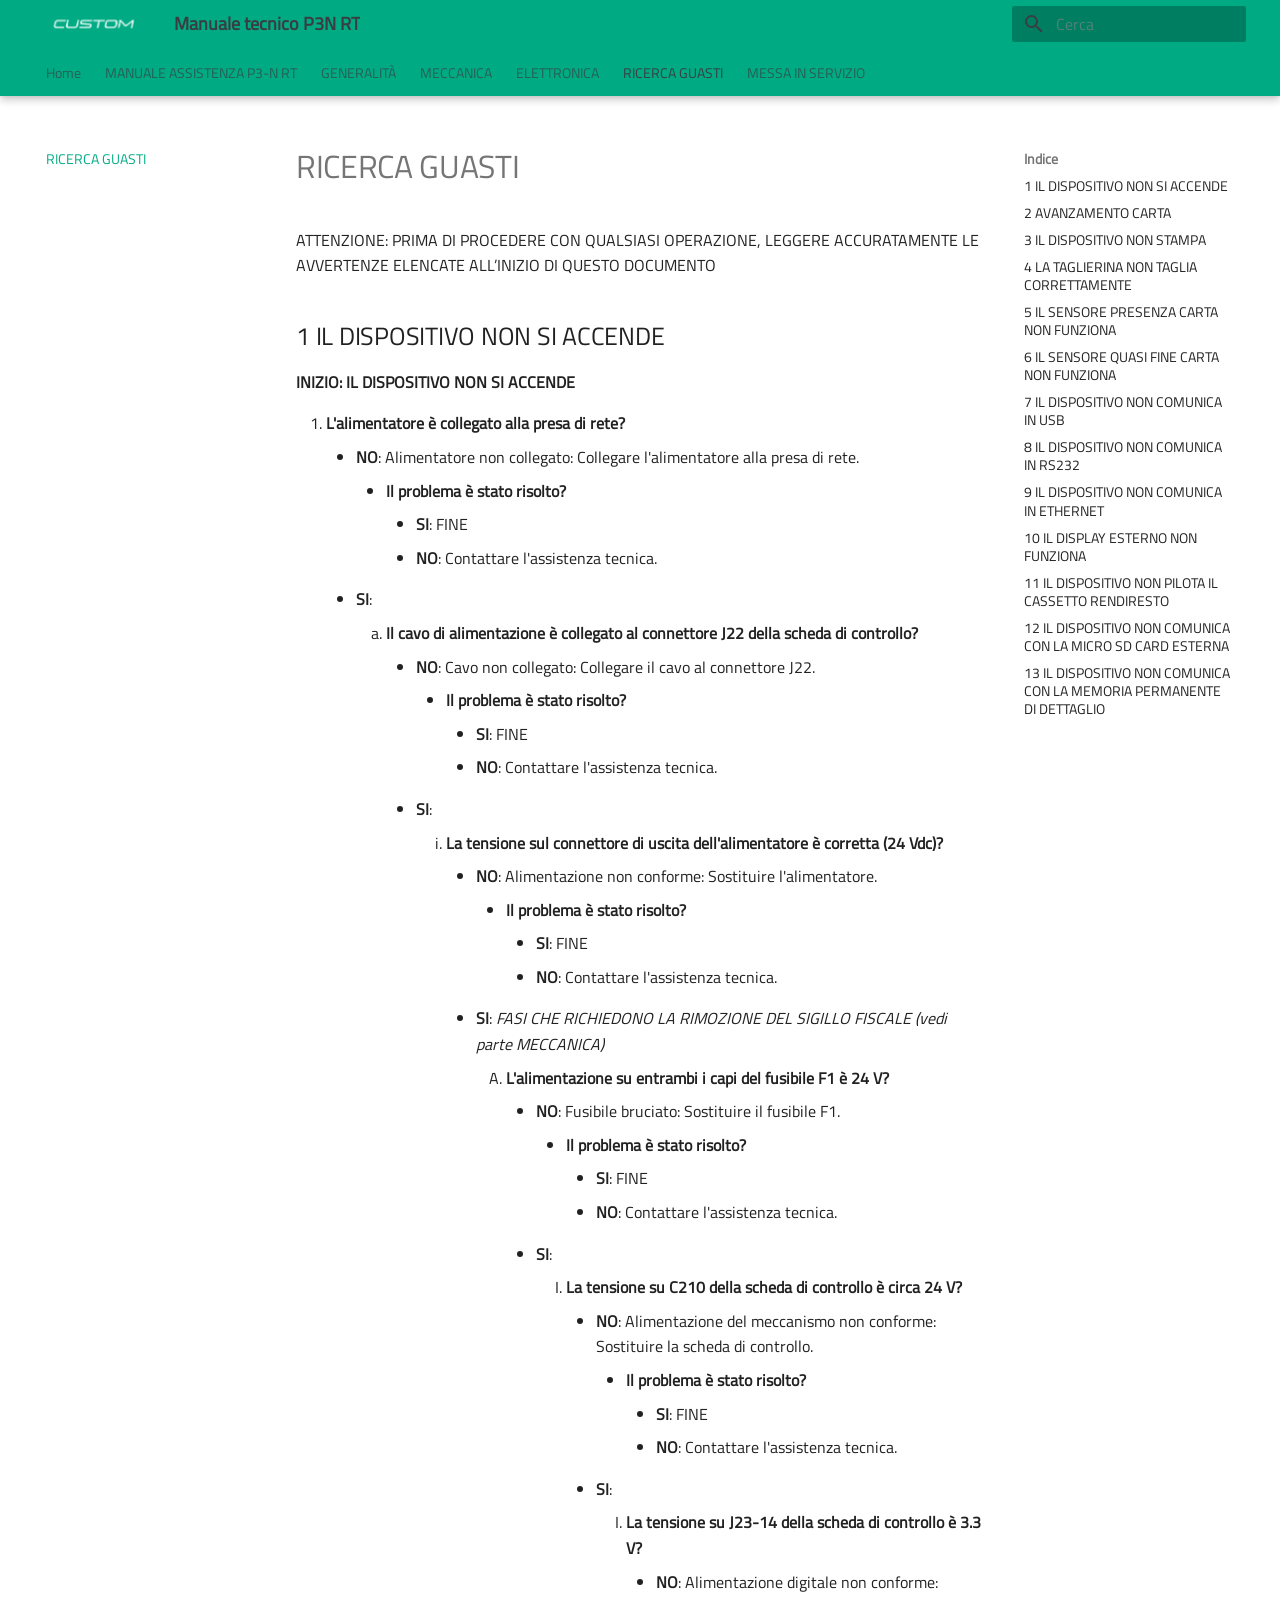
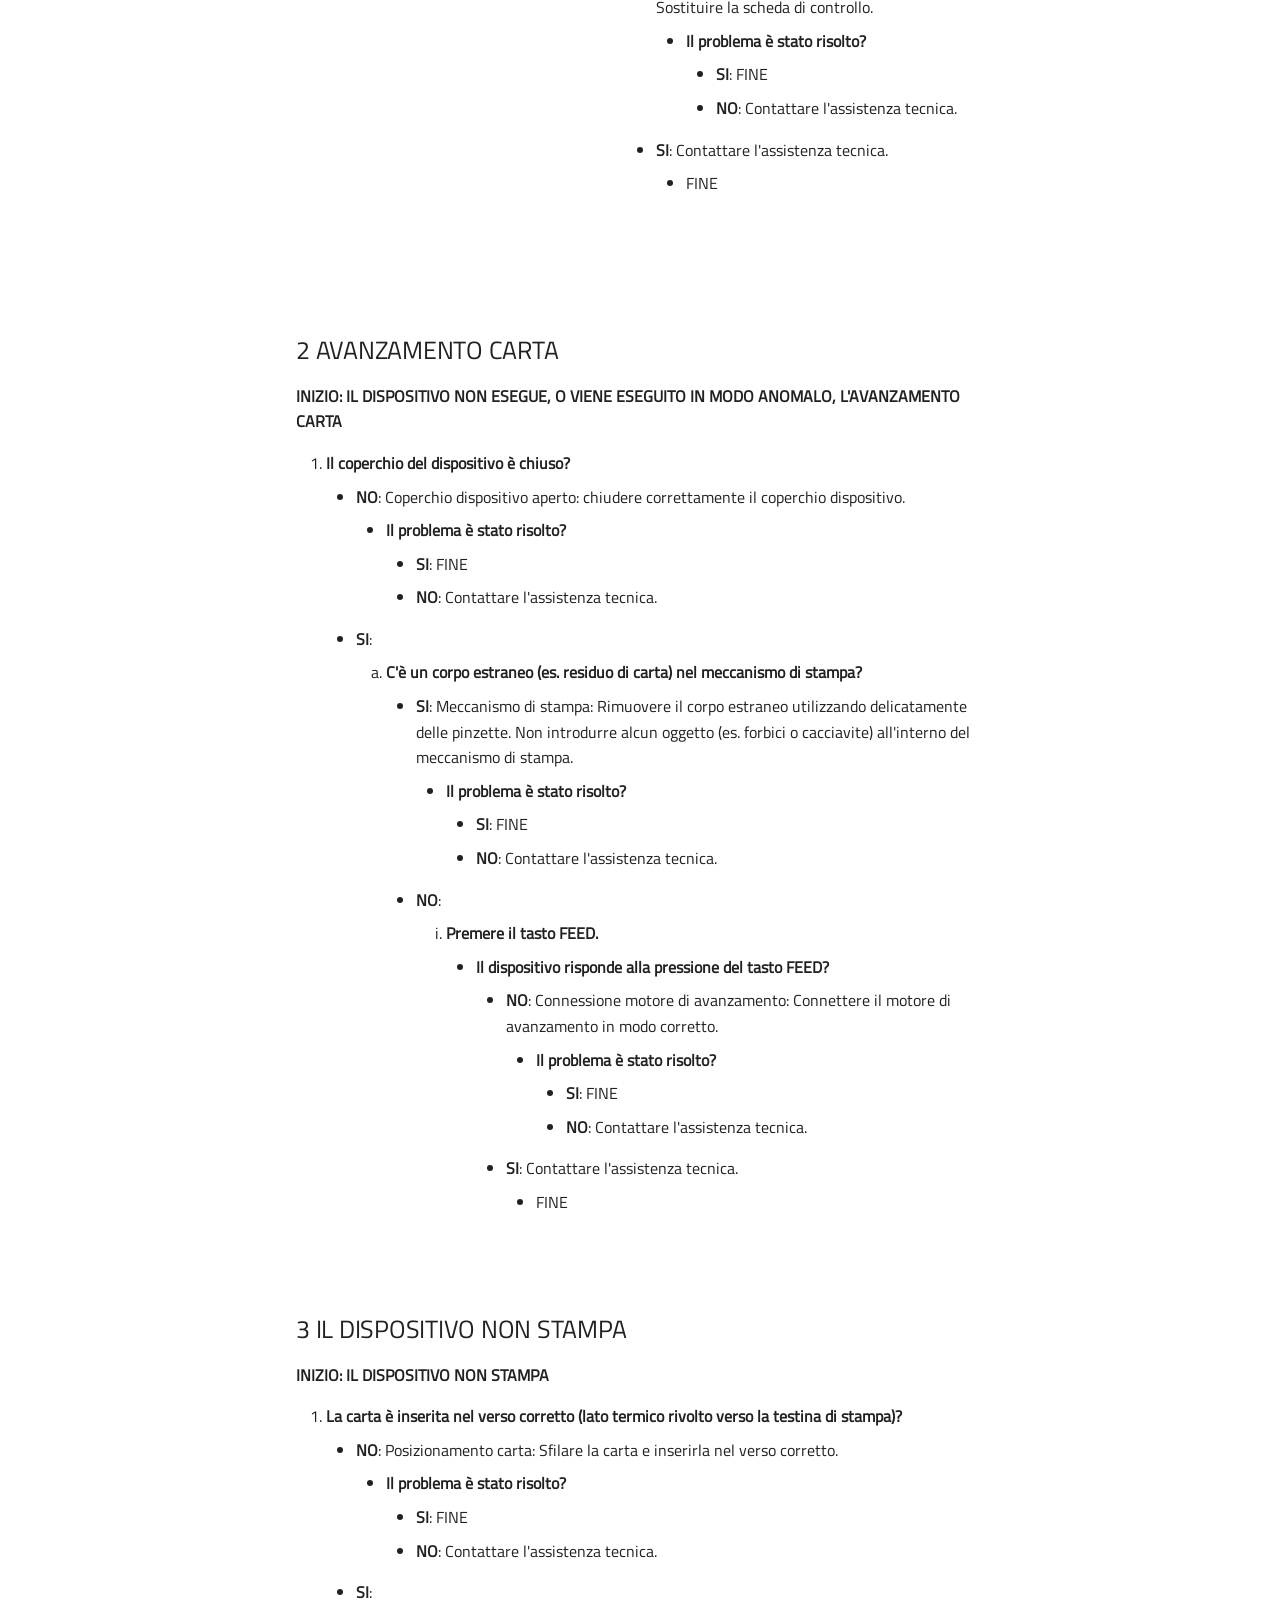
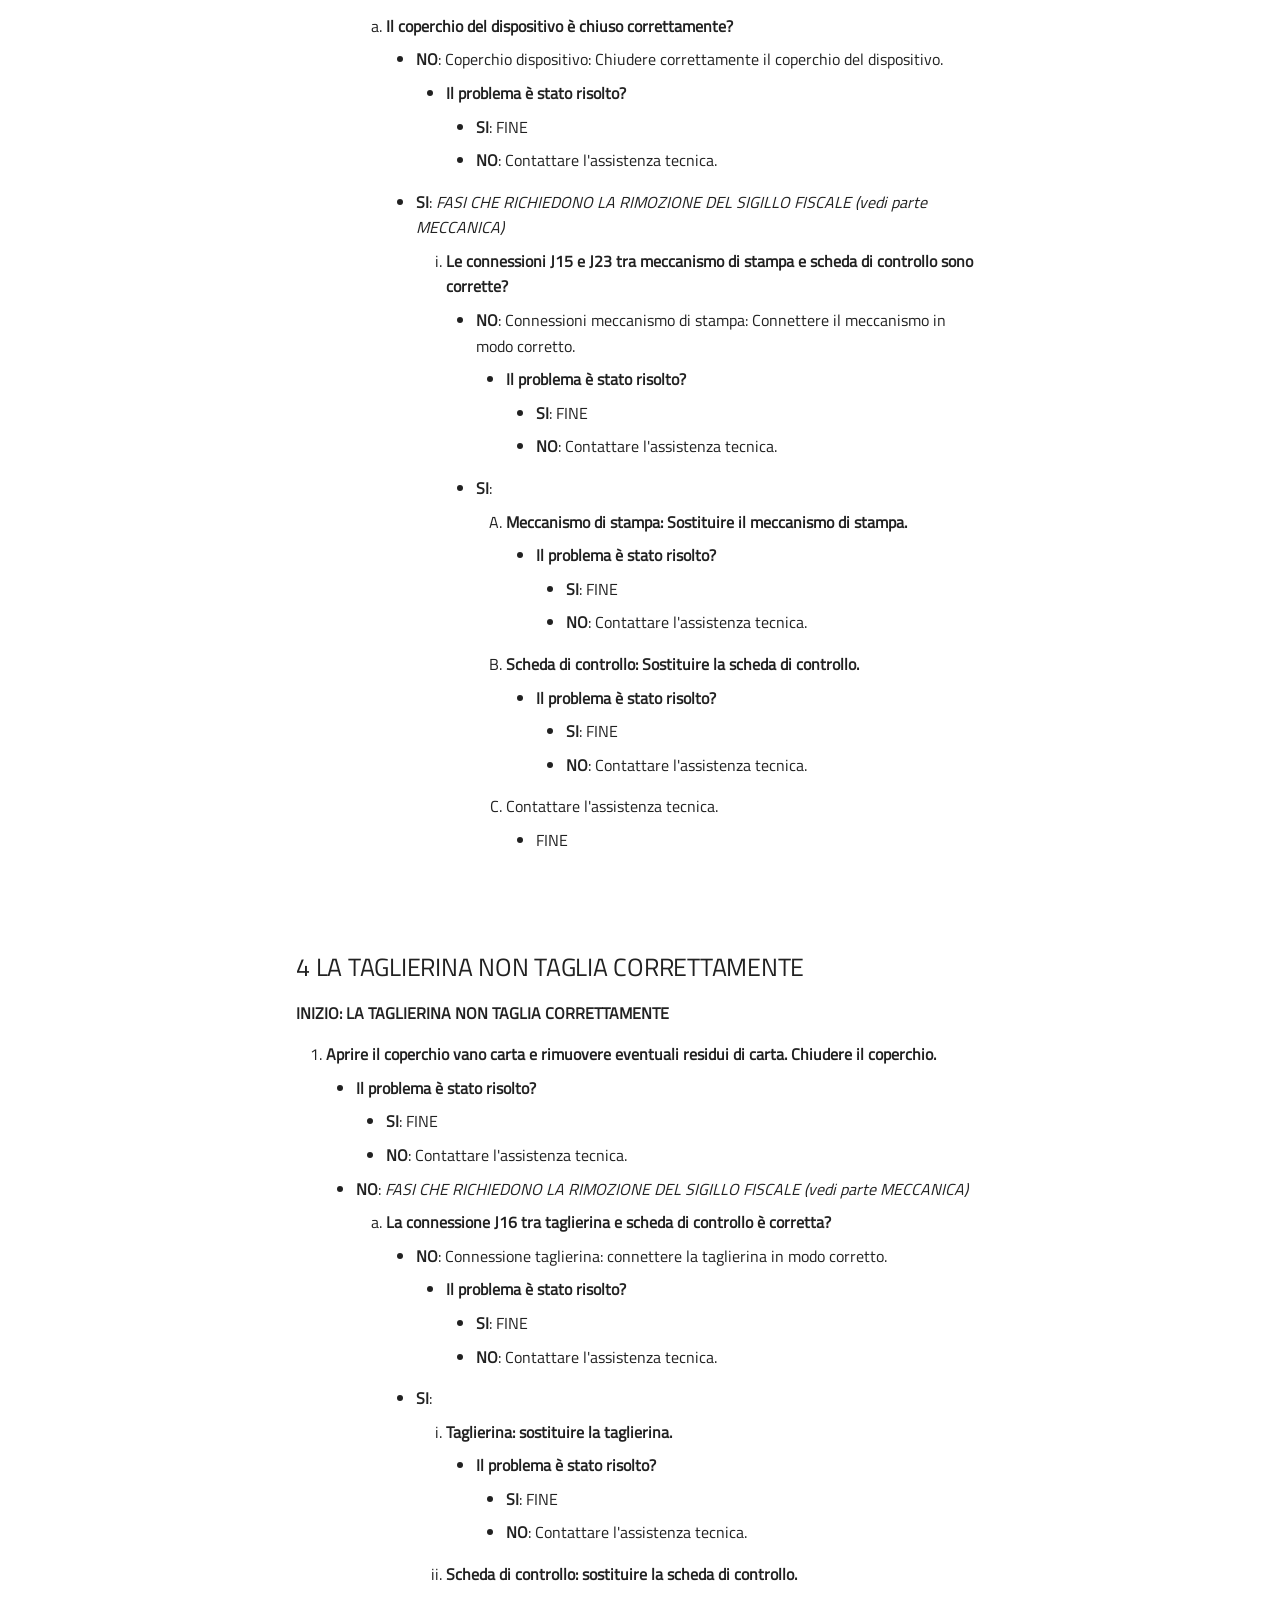
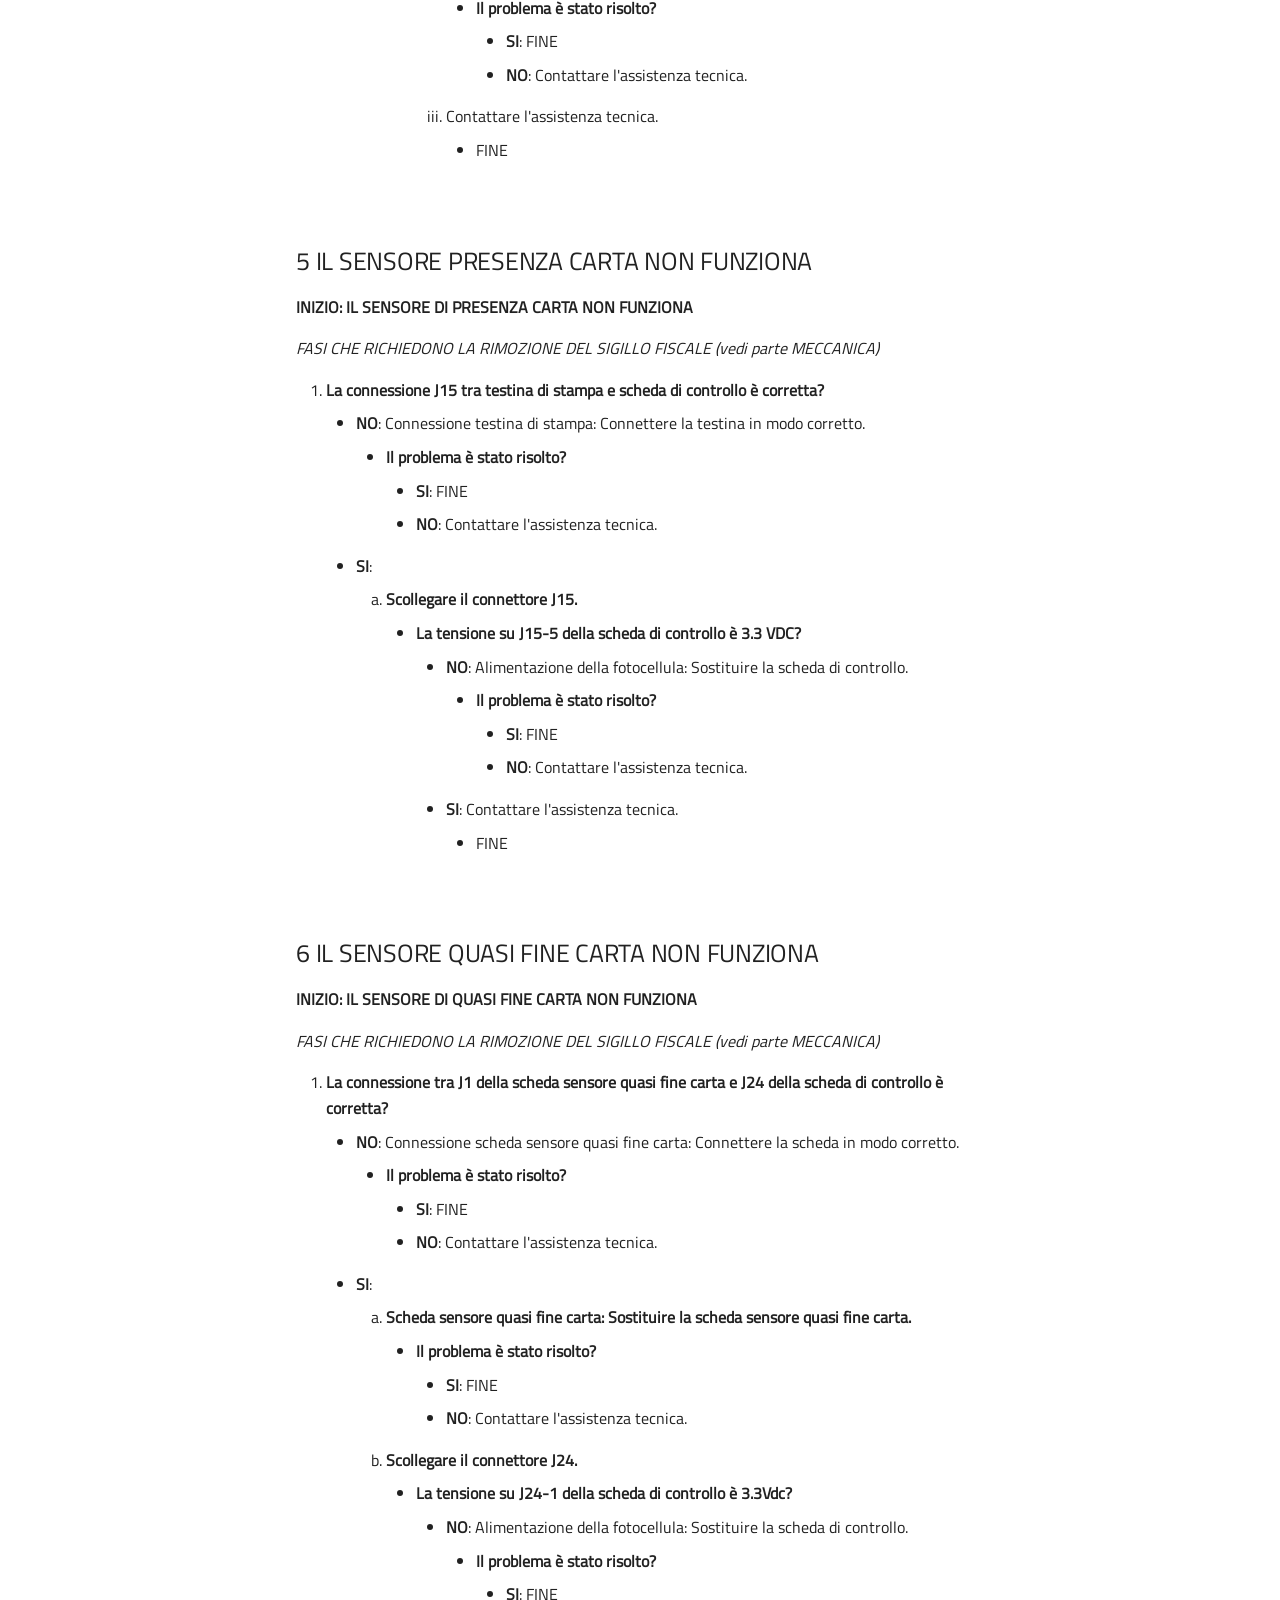
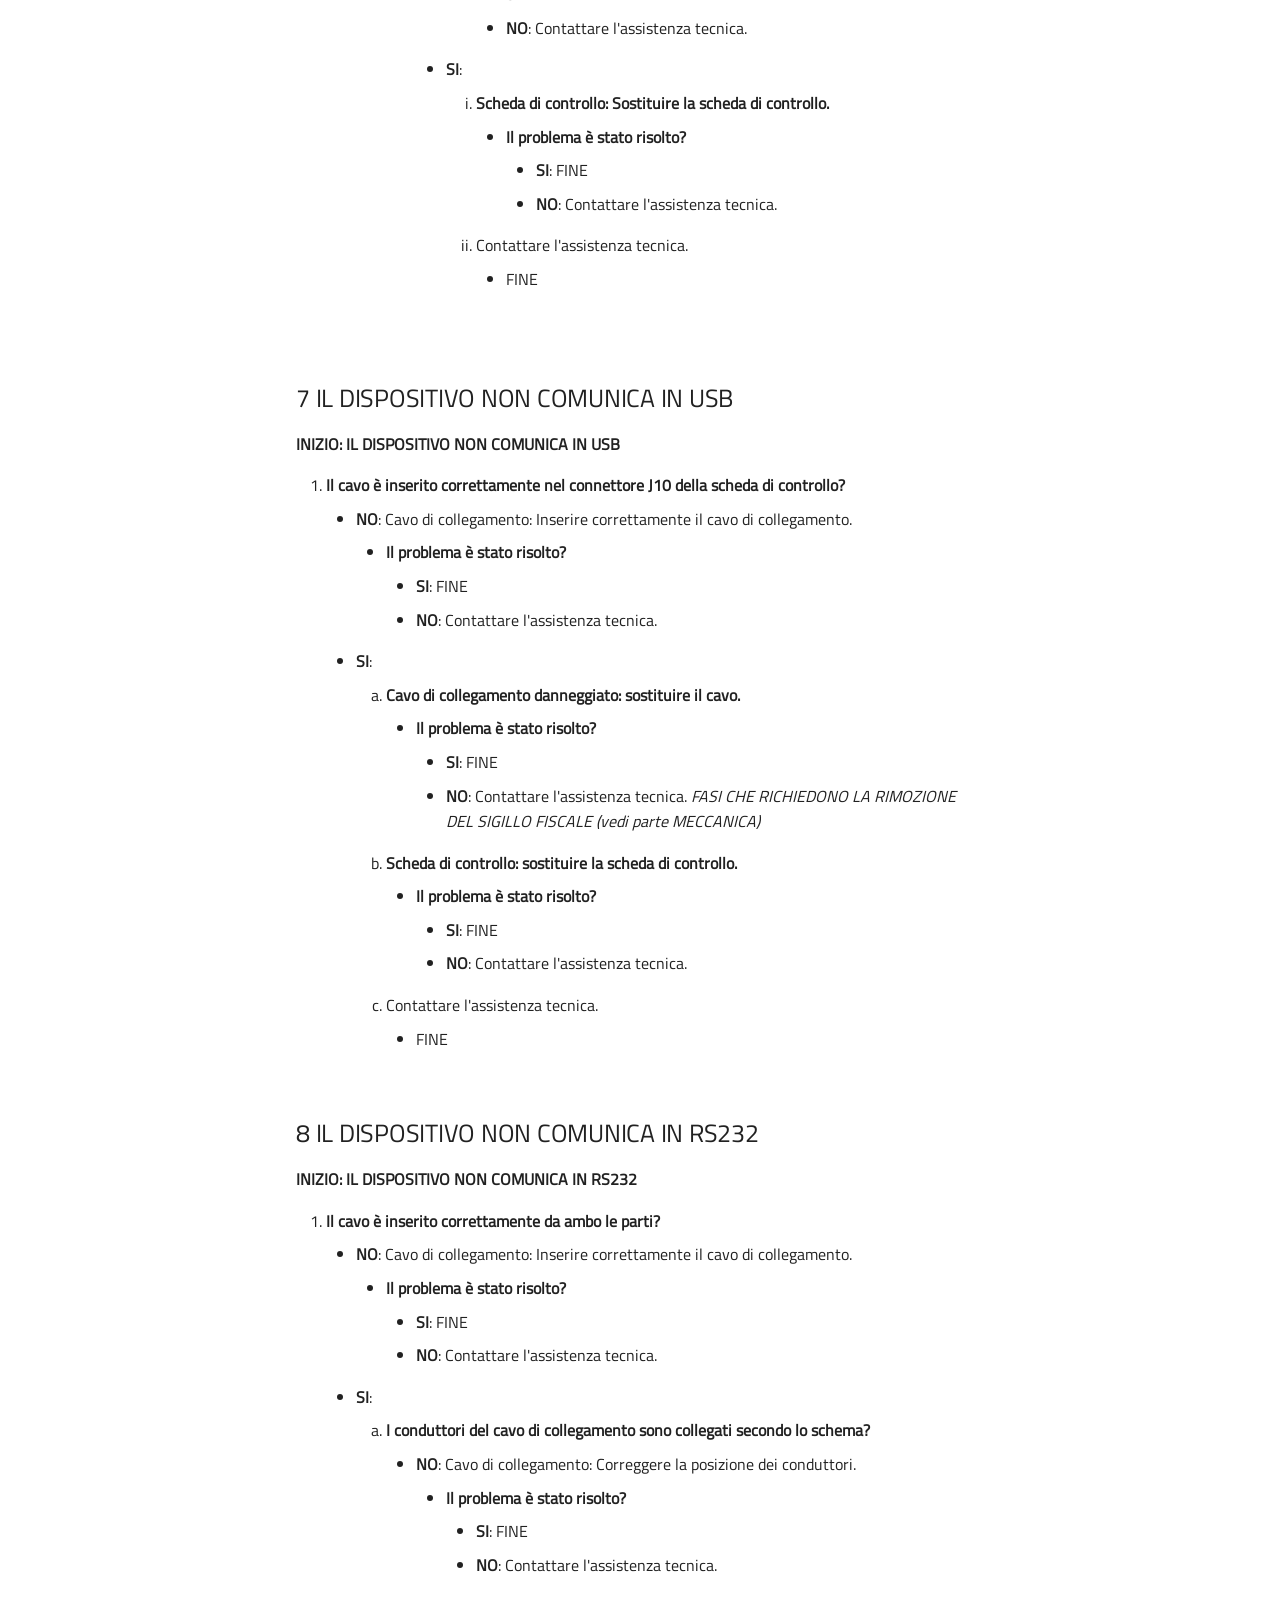
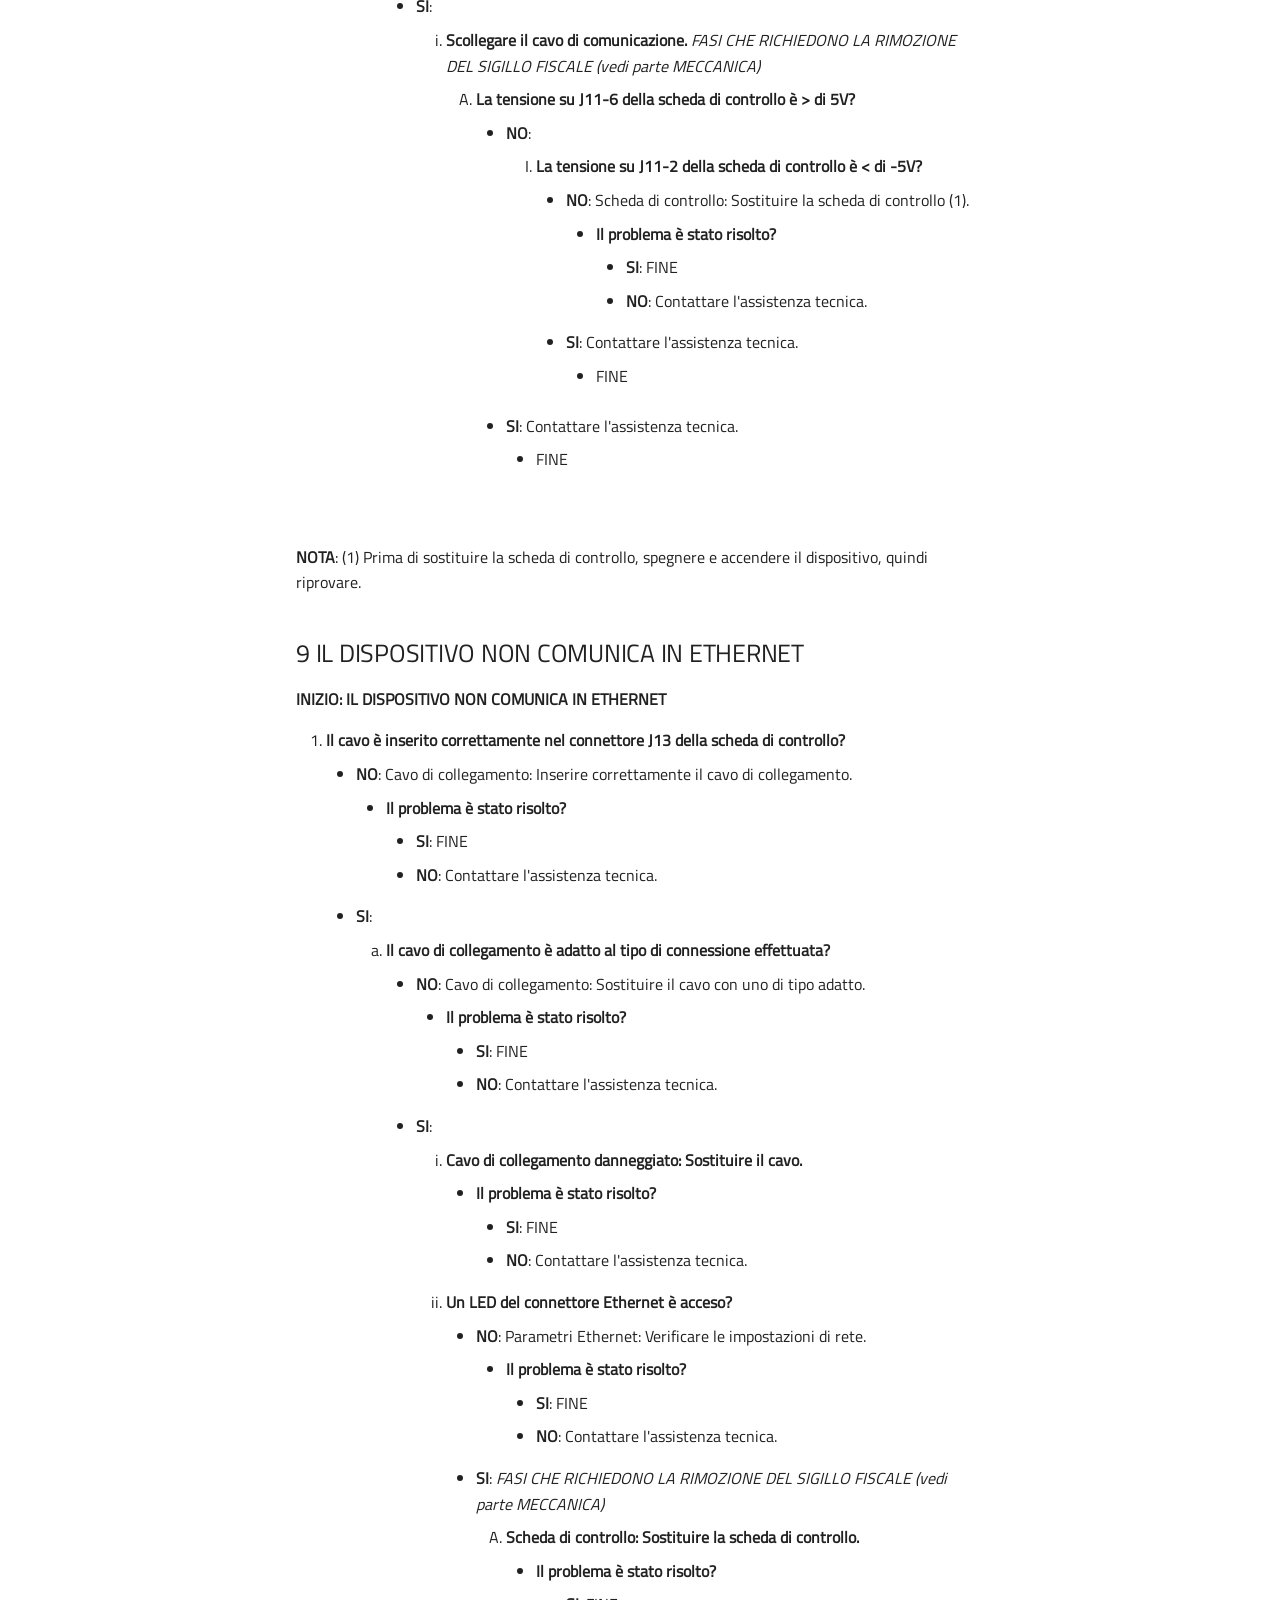
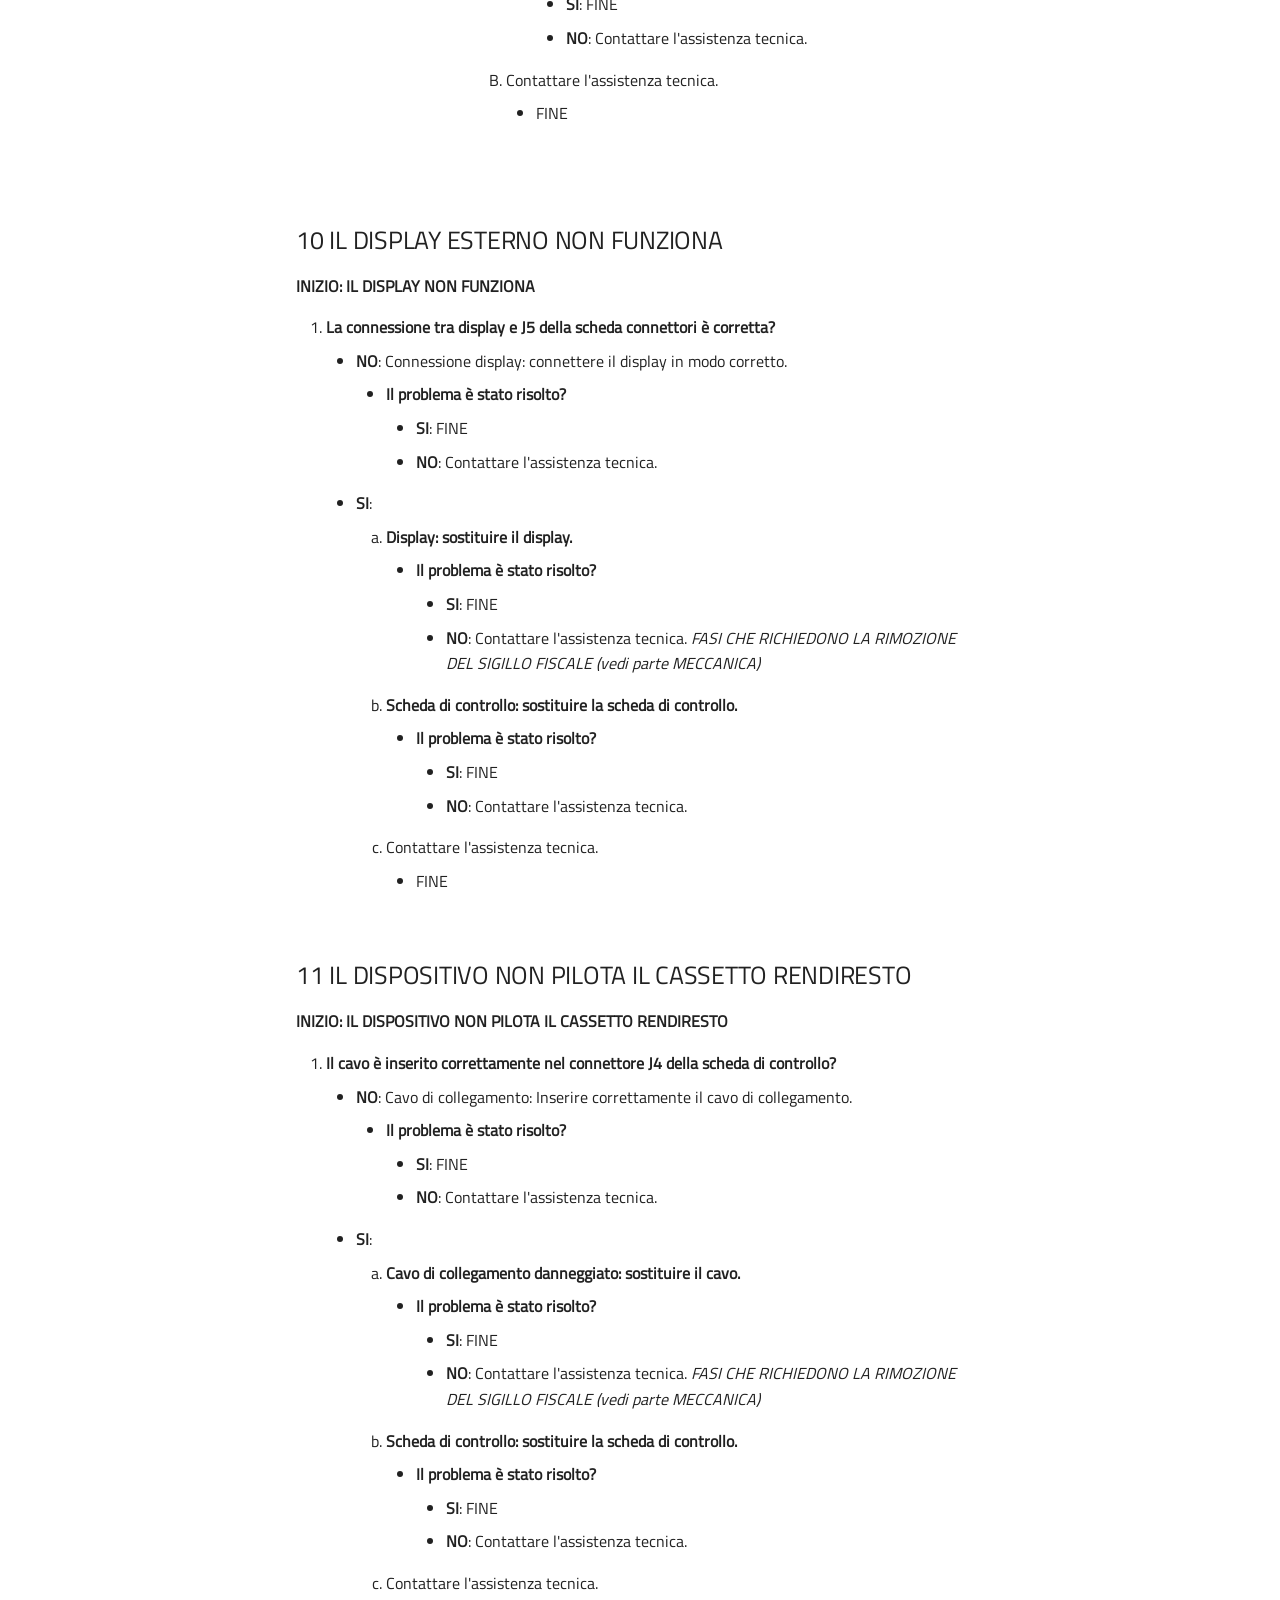
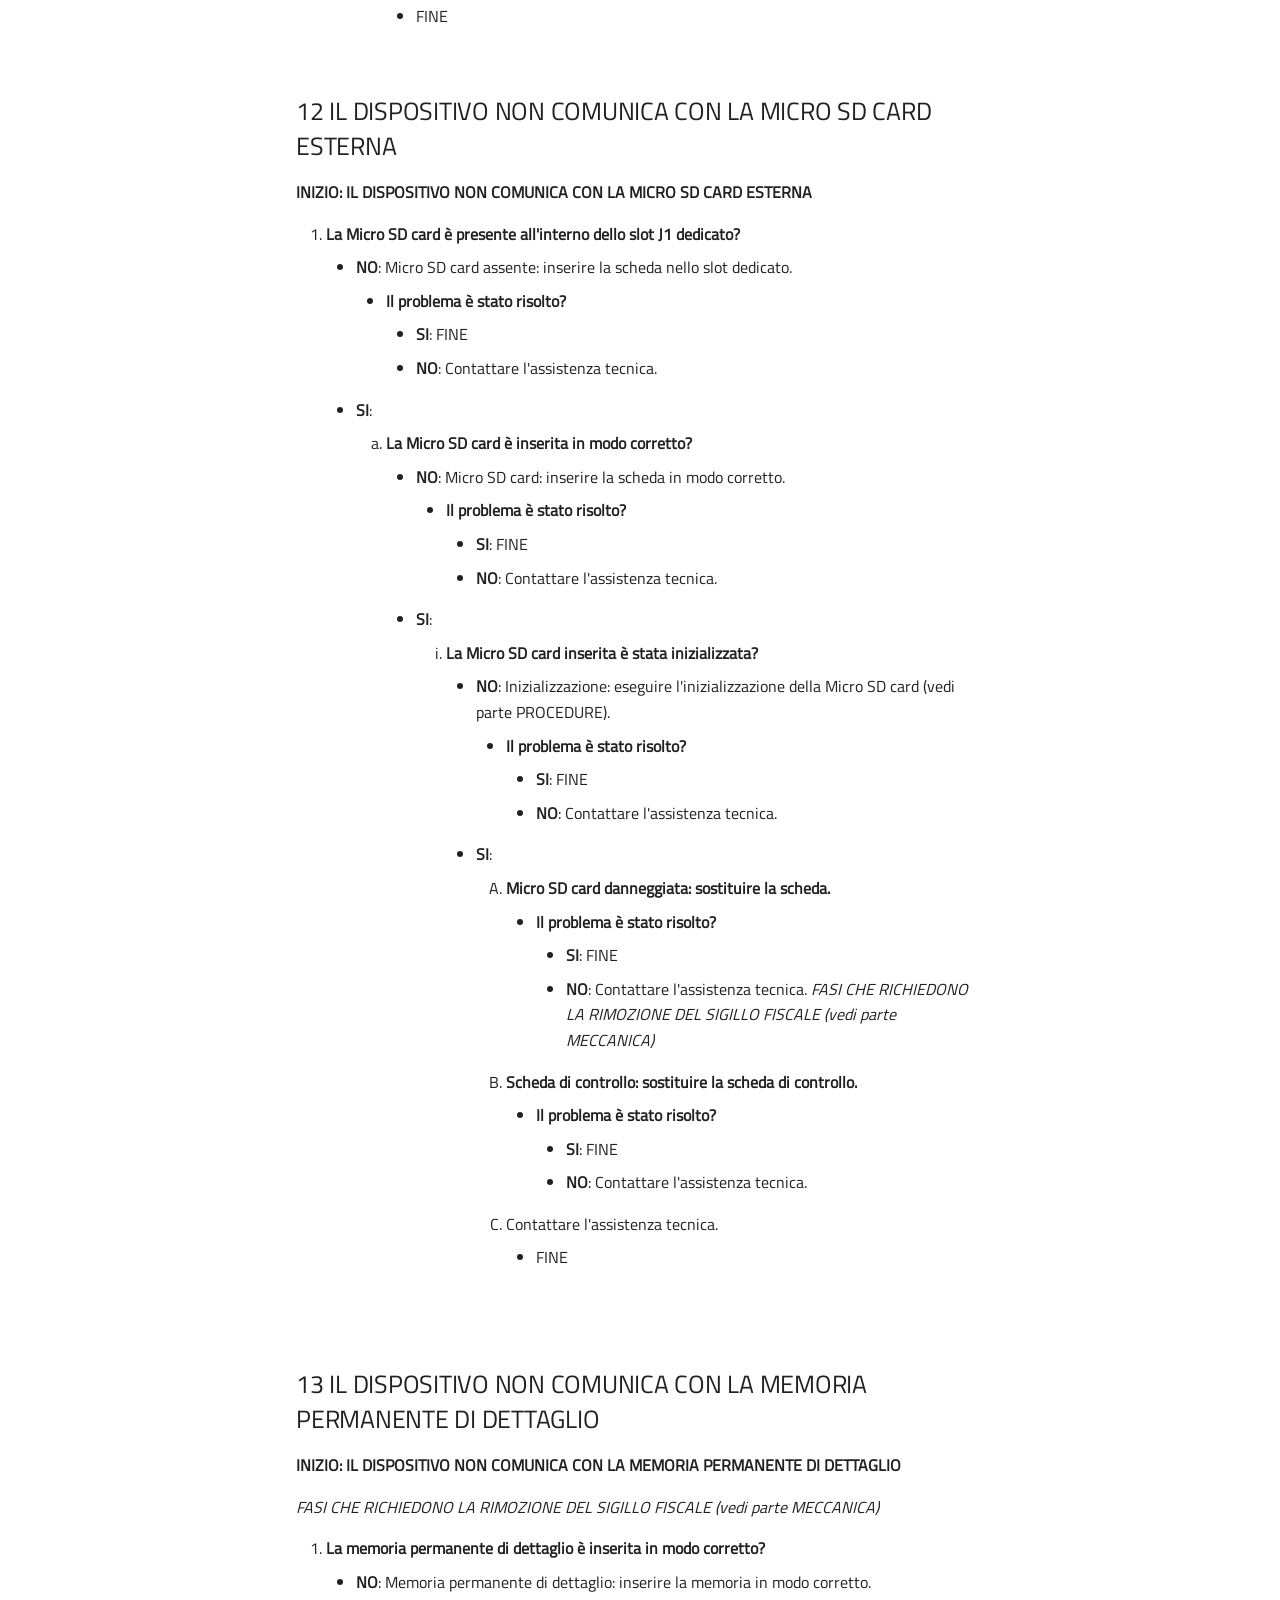
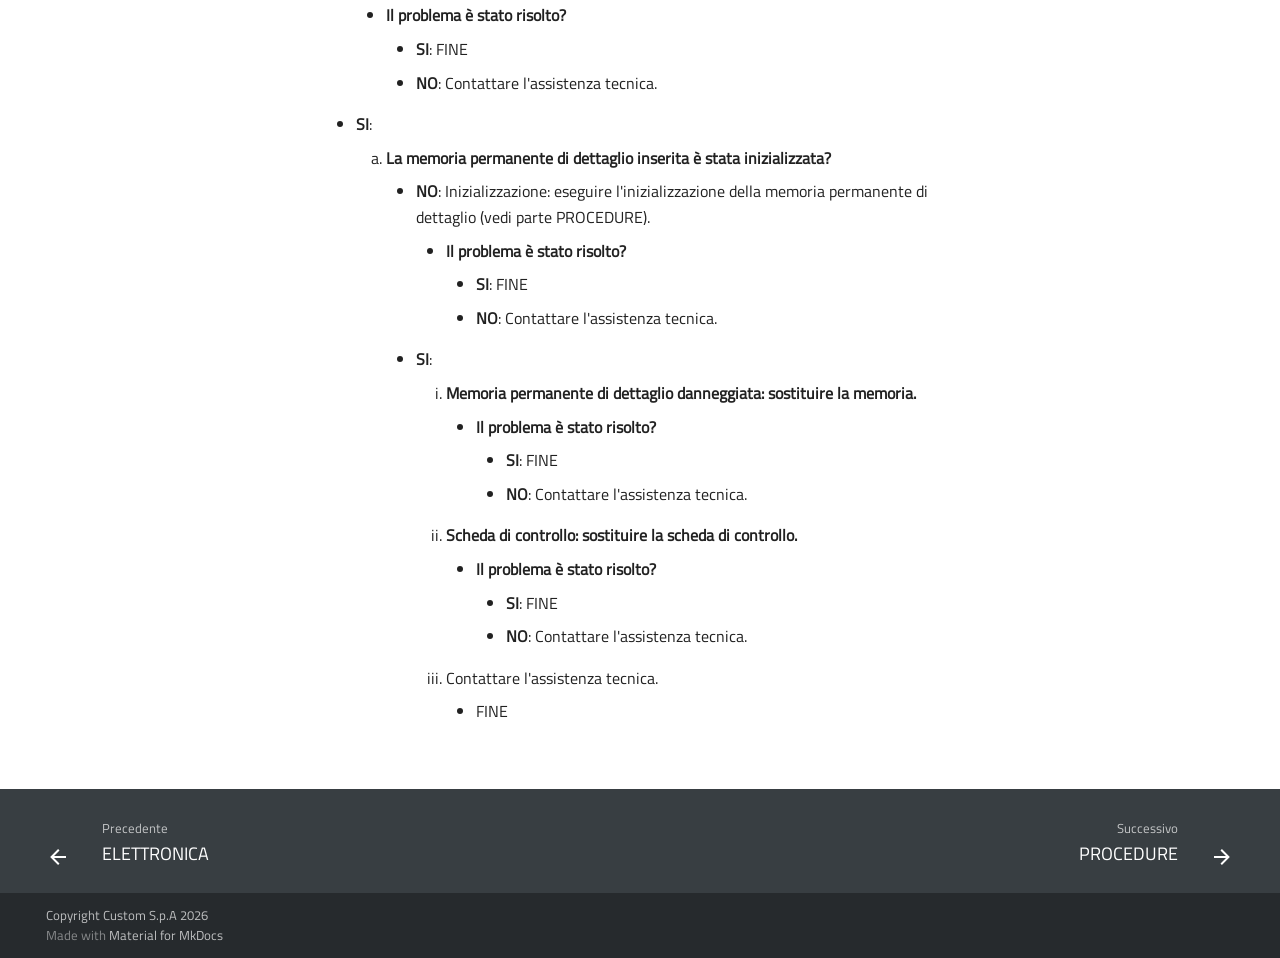
<file: ricerca-guasti/index.html>
<!doctype html>
<html lang="it" class="no-js">
  <head>
    
      <meta charset="utf-8">
      <meta name="viewport" content="width=device-width,initial-scale=1">
      
      
        <meta name="author" content="Ivan Robuschi">
      
      
        <link rel="canonical" href="https://github.com/ivanrobuschi-custom/P3N_RT.git/ricerca-guasti/">
      
      
        <link rel="prev" href="../elettronica/">
      
      
        <link rel="next" href="../procedure/">
      
      
        
      
      
      <link rel="icon" href="../assets/icons/favicon.png">
      <meta name="generator" content="mkdocs-1.6.1, mkdocs-material-9.7.6">
    
    
      
        <title>RICERCA GUASTI - Manuale tecnico P3N RT</title>
      
    
    
      <link rel="stylesheet" href="../assets/stylesheets/main.484c7ddc.min.css">
      
      


    
    
      
    
    
      
        
        
        <link rel="preconnect" href="https://fonts.gstatic.com" crossorigin>
        <link rel="stylesheet" href="https://fonts.googleapis.com/css?family=Roboto:300,300i,400,400i,700,700i%7CRoboto+Mono:400,400i,700,700i&display=fallback">
        <style>:root{--md-text-font:"Roboto";--md-code-font:"Roboto Mono"}</style>
      
    
    
      <link rel="stylesheet" href="../stylesheets/extra.css">
    
    <script>__md_scope=new URL("..",location),__md_hash=e=>[...e].reduce(((e,_)=>(e<<5)-e+_.charCodeAt(0)),0),__md_get=(e,_=localStorage,t=__md_scope)=>JSON.parse(_.getItem(t.pathname+"."+e)),__md_set=(e,_,t=localStorage,a=__md_scope)=>{try{t.setItem(a.pathname+"."+e,JSON.stringify(_))}catch(e){}}</script>
    
      

    
    
  </head>
  
  
    <body dir="ltr">
  
    
    <input class="md-toggle" data-md-toggle="drawer" type="checkbox" id="__drawer" autocomplete="off">
    <input class="md-toggle" data-md-toggle="search" type="checkbox" id="__search" autocomplete="off">
    <label class="md-overlay" for="__drawer"></label>
    <div data-md-component="skip">
      
        
        <a href="#ricerca-guasti" class="md-skip">
          Vai al contenuto
        </a>
      
    </div>
    <div data-md-component="announce">
      
    </div>
    
    
      

  

<header class="md-header md-header--shadow md-header--lifted" data-md-component="header">
  <nav class="md-header__inner md-grid" aria-label="Intestazione">
    <a href=".." title="Manuale tecnico P3N RT" class="md-header__button md-logo" aria-label="Manuale tecnico P3N RT" data-md-component="logo">
      
  <img src="../assets/icons/logo.png" alt="logo">

    </a>
    <label class="md-header__button md-icon" for="__drawer">
      
      <svg xmlns="http://www.w3.org/2000/svg" viewBox="0 0 24 24"><path d="M3 6h18v2H3zm0 5h18v2H3zm0 5h18v2H3z"/></svg>
    </label>
    <div class="md-header__title" data-md-component="header-title">
      <div class="md-header__ellipsis">
        <div class="md-header__topic">
          <span class="md-ellipsis">
            Manuale tecnico P3N RT
          </span>
        </div>
        <div class="md-header__topic" data-md-component="header-topic">
          <span class="md-ellipsis">
            
              RICERCA GUASTI
            
          </span>
        </div>
      </div>
    </div>
    
    
      <script>var palette=__md_get("__palette");if(palette&&palette.color){if("(prefers-color-scheme)"===palette.color.media){var media=matchMedia("(prefers-color-scheme: light)"),input=document.querySelector(media.matches?"[data-md-color-media='(prefers-color-scheme: light)']":"[data-md-color-media='(prefers-color-scheme: dark)']");palette.color.media=input.getAttribute("data-md-color-media"),palette.color.scheme=input.getAttribute("data-md-color-scheme"),palette.color.primary=input.getAttribute("data-md-color-primary"),palette.color.accent=input.getAttribute("data-md-color-accent")}for(var[key,value]of Object.entries(palette.color))document.body.setAttribute("data-md-color-"+key,value)}</script>
    
    
    
      
      
        <label class="md-header__button md-icon" for="__search">
          
          <svg xmlns="http://www.w3.org/2000/svg" viewBox="0 0 24 24"><path d="M9.5 3A6.5 6.5 0 0 1 16 9.5c0 1.61-.59 3.09-1.56 4.23l.27.27h.79l5 5-1.5 1.5-5-5v-.79l-.27-.27A6.52 6.52 0 0 1 9.5 16 6.5 6.5 0 0 1 3 9.5 6.5 6.5 0 0 1 9.5 3m0 2C7 5 5 7 5 9.5S7 14 9.5 14 14 12 14 9.5 12 5 9.5 5"/></svg>
        </label>
        <div class="md-search" data-md-component="search" role="dialog">
  <label class="md-search__overlay" for="__search"></label>
  <div class="md-search__inner" role="search">
    <form class="md-search__form" name="search">
      <input type="text" class="md-search__input" name="query" aria-label="Cerca" placeholder="Cerca" autocapitalize="off" autocorrect="off" autocomplete="off" spellcheck="false" data-md-component="search-query" required>
      <label class="md-search__icon md-icon" for="__search">
        
        <svg xmlns="http://www.w3.org/2000/svg" viewBox="0 0 24 24"><path d="M9.5 3A6.5 6.5 0 0 1 16 9.5c0 1.61-.59 3.09-1.56 4.23l.27.27h.79l5 5-1.5 1.5-5-5v-.79l-.27-.27A6.52 6.52 0 0 1 9.5 16 6.5 6.5 0 0 1 3 9.5 6.5 6.5 0 0 1 9.5 3m0 2C7 5 5 7 5 9.5S7 14 9.5 14 14 12 14 9.5 12 5 9.5 5"/></svg>
        
        <svg xmlns="http://www.w3.org/2000/svg" viewBox="0 0 24 24"><path d="M20 11v2H8l5.5 5.5-1.42 1.42L4.16 12l7.92-7.92L13.5 5.5 8 11z"/></svg>
      </label>
      <nav class="md-search__options" aria-label="Cerca">
        
          <a href="javascript:void(0)" class="md-search__icon md-icon" title="Condividi" aria-label="Condividi" data-clipboard data-clipboard-text="" data-md-component="search-share" tabindex="-1">
            
            <svg xmlns="http://www.w3.org/2000/svg" viewBox="0 0 24 24"><path d="M18 16.08c-.76 0-1.44.3-1.96.77L8.91 12.7c.05-.23.09-.46.09-.7s-.04-.47-.09-.7l7.05-4.11c.54.5 1.25.81 2.04.81a3 3 0 0 0 3-3 3 3 0 0 0-3-3 3 3 0 0 0-3 3c0 .24.04.47.09.7L8.04 9.81C7.5 9.31 6.79 9 6 9a3 3 0 0 0-3 3 3 3 0 0 0 3 3c.79 0 1.5-.31 2.04-.81l7.12 4.15c-.05.21-.08.43-.08.66 0 1.61 1.31 2.91 2.92 2.91s2.92-1.3 2.92-2.91A2.92 2.92 0 0 0 18 16.08"/></svg>
          </a>
        
        <button type="reset" class="md-search__icon md-icon" title="Cancella" aria-label="Cancella" tabindex="-1">
          
          <svg xmlns="http://www.w3.org/2000/svg" viewBox="0 0 24 24"><path d="M19 6.41 17.59 5 12 10.59 6.41 5 5 6.41 10.59 12 5 17.59 6.41 19 12 13.41 17.59 19 19 17.59 13.41 12z"/></svg>
        </button>
      </nav>
      
        <div class="md-search__suggest" data-md-component="search-suggest"></div>
      
    </form>
    <div class="md-search__output">
      <div class="md-search__scrollwrap" tabindex="0" data-md-scrollfix>
        <div class="md-search-result" data-md-component="search-result">
          <div class="md-search-result__meta">
            Inizializza la ricerca
          </div>
          <ol class="md-search-result__list" role="presentation"></ol>
        </div>
      </div>
    </div>
  </div>
</div>
      
    
    
  </nav>
  
    
      
<nav class="md-tabs" aria-label="Tabs" data-md-component="tabs">
  <div class="md-grid">
    <ul class="md-tabs__list">
      
        
  
  
  
  
    <li class="md-tabs__item">
      <a href=".." class="md-tabs__link">
        
  
  
    
  
  Home

      </a>
    </li>
  

      
        
  
  
  
  
    
    
      <li class="md-tabs__item">
        <a href="../index2/" class="md-tabs__link">
          
  
  
    
  
  MANUALE ASSISTENZA P3-N RT

        </a>
      </li>
    
  

      
        
  
  
  
  
    <li class="md-tabs__item">
      <a href="../generalita/" class="md-tabs__link">
        
  
  
    
  
  GENERALITÀ

      </a>
    </li>
  

      
        
  
  
  
  
    <li class="md-tabs__item">
      <a href="../meccanica/" class="md-tabs__link">
        
  
  
    
  
  MECCANICA

      </a>
    </li>
  

      
        
  
  
  
  
    <li class="md-tabs__item">
      <a href="../elettronica/" class="md-tabs__link">
        
  
  
    
  
  ELETTRONICA

      </a>
    </li>
  

      
        
  
  
  
    
  
  
    <li class="md-tabs__item md-tabs__item--active">
      <a href="./" class="md-tabs__link">
        
  
  
    
  
  RICERCA GUASTI

      </a>
    </li>
  

      
        
  
  
  
  
    
    
      <li class="md-tabs__item">
        <a href="../procedure/" class="md-tabs__link">
          
  
  
    
  
  MESSA IN SERVIZIO

        </a>
      </li>
    
  

      
    </ul>
  </div>
</nav>
    
  
</header>
    
    <div class="md-container" data-md-component="container">
      
      
        
      
      <main class="md-main" data-md-component="main">
        <div class="md-main__inner md-grid">
          
            
              
              <div class="md-sidebar md-sidebar--primary" data-md-component="sidebar" data-md-type="navigation" >
                <div class="md-sidebar__scrollwrap">
                  <div class="md-sidebar__inner">
                    


  


<nav class="md-nav md-nav--primary md-nav--lifted" aria-label="Navigazione" data-md-level="0">
  <label class="md-nav__title" for="__drawer">
    <a href=".." title="Manuale tecnico P3N RT" class="md-nav__button md-logo" aria-label="Manuale tecnico P3N RT" data-md-component="logo">
      
  <img src="../assets/icons/logo.png" alt="logo">

    </a>
    Manuale tecnico P3N RT
  </label>
  
  <ul class="md-nav__list" data-md-scrollfix>
    
      
      
  
  
  
  
    <li class="md-nav__item">
      <a href=".." class="md-nav__link">
        
  
  
  <span class="md-ellipsis">
    
  
    Home
  

    
  </span>
  
  

      </a>
    </li>
  

    
      
      
  
  
  
  
    
    
      
        
      
    
    
    
      
      
        
      
    
    
      
        
        
      
    
    <li class="md-nav__item md-nav__item--pruned md-nav__item--nested">
      
        
  
  
  
    <a href="../index2/" class="md-nav__link">
      
  
  
  <span class="md-ellipsis">
    
  
    MANUALE ASSISTENZA P3-N RT
  

    
  </span>
  
  

      
        <span class="md-nav__icon md-icon"></span>
      
    </a>
  

      
    </li>
  

    
      
      
  
  
  
  
    <li class="md-nav__item">
      <a href="../generalita/" class="md-nav__link">
        
  
  
  <span class="md-ellipsis">
    
  
    GENERALITÀ
  

    
  </span>
  
  

      </a>
    </li>
  

    
      
      
  
  
  
  
    <li class="md-nav__item">
      <a href="../meccanica/" class="md-nav__link">
        
  
  
  <span class="md-ellipsis">
    
  
    MECCANICA
  

    
  </span>
  
  

      </a>
    </li>
  

    
      
      
  
  
  
  
    <li class="md-nav__item">
      <a href="../elettronica/" class="md-nav__link">
        
  
  
  <span class="md-ellipsis">
    
  
    ELETTRONICA
  

    
  </span>
  
  

      </a>
    </li>
  

    
      
      
  
  
    
  
  
  
    <li class="md-nav__item md-nav__item--active">
      
      <input class="md-nav__toggle md-toggle" type="checkbox" id="__toc">
      
      
        
      
      
        <label class="md-nav__link md-nav__link--active" for="__toc">
          
  
  
  <span class="md-ellipsis">
    
  
    RICERCA GUASTI
  

    
  </span>
  
  

          <span class="md-nav__icon md-icon"></span>
        </label>
      
      <a href="./" class="md-nav__link md-nav__link--active">
        
  
  
  <span class="md-ellipsis">
    
  
    RICERCA GUASTI
  

    
  </span>
  
  

      </a>
      
        

<nav class="md-nav md-nav--secondary" aria-label="Indice">
  
  
  
    
  
  
    <label class="md-nav__title" for="__toc">
      <span class="md-nav__icon md-icon"></span>
      Indice
    </label>
    <ul class="md-nav__list" data-md-component="toc" data-md-scrollfix>
      
        <li class="md-nav__item">
  <a href="#1-il-dispositivo-non-si-accende" class="md-nav__link">
    <span class="md-ellipsis">
      
        1 IL DISPOSITIVO NON SI ACCENDE
      
    </span>
  </a>
  
</li>
      
        <li class="md-nav__item">
  <a href="#2-avanzamento-carta" class="md-nav__link">
    <span class="md-ellipsis">
      
        2 AVANZAMENTO CARTA
      
    </span>
  </a>
  
</li>
      
        <li class="md-nav__item">
  <a href="#3-il-dispositivo-non-stampa" class="md-nav__link">
    <span class="md-ellipsis">
      
        3 IL DISPOSITIVO NON STAMPA
      
    </span>
  </a>
  
</li>
      
        <li class="md-nav__item">
  <a href="#4-la-taglierina-non-taglia-correttamente" class="md-nav__link">
    <span class="md-ellipsis">
      
        4 LA TAGLIERINA NON TAGLIA CORRETTAMENTE
      
    </span>
  </a>
  
</li>
      
        <li class="md-nav__item">
  <a href="#5-il-sensore-presenza-carta-non-funziona" class="md-nav__link">
    <span class="md-ellipsis">
      
        5 IL SENSORE PRESENZA CARTA NON FUNZIONA
      
    </span>
  </a>
  
</li>
      
        <li class="md-nav__item">
  <a href="#6-il-sensore-quasi-fine-carta-non-funziona" class="md-nav__link">
    <span class="md-ellipsis">
      
        6 IL SENSORE QUASI FINE CARTA NON FUNZIONA
      
    </span>
  </a>
  
</li>
      
        <li class="md-nav__item">
  <a href="#7-il-dispositivo-non-comunica-in-usb" class="md-nav__link">
    <span class="md-ellipsis">
      
        7 IL DISPOSITIVO NON COMUNICA IN USB
      
    </span>
  </a>
  
</li>
      
        <li class="md-nav__item">
  <a href="#8-il-dispositivo-non-comunica-in-rs232" class="md-nav__link">
    <span class="md-ellipsis">
      
        8 IL DISPOSITIVO NON COMUNICA IN RS232
      
    </span>
  </a>
  
</li>
      
        <li class="md-nav__item">
  <a href="#9-il-dispositivo-non-comunica-in-ethernet" class="md-nav__link">
    <span class="md-ellipsis">
      
        9 IL DISPOSITIVO NON COMUNICA IN ETHERNET
      
    </span>
  </a>
  
</li>
      
        <li class="md-nav__item">
  <a href="#10-il-display-esterno-non-funziona" class="md-nav__link">
    <span class="md-ellipsis">
      
        10 IL DISPLAY ESTERNO NON FUNZIONA
      
    </span>
  </a>
  
</li>
      
        <li class="md-nav__item">
  <a href="#11-il-dispositivo-non-pilota-il-cassetto-rendiresto" class="md-nav__link">
    <span class="md-ellipsis">
      
        11 IL DISPOSITIVO NON PILOTA IL CASSETTO RENDIRESTO
      
    </span>
  </a>
  
</li>
      
        <li class="md-nav__item">
  <a href="#12-il-dispositivo-non-comunica-con-la-micro-sd-card-esterna" class="md-nav__link">
    <span class="md-ellipsis">
      
        12 IL DISPOSITIVO NON COMUNICA CON LA MICRO SD CARD ESTERNA
      
    </span>
  </a>
  
</li>
      
        <li class="md-nav__item">
  <a href="#13-il-dispositivo-non-comunica-con-la-memoria-permanente-di-dettaglio" class="md-nav__link">
    <span class="md-ellipsis">
      
        13 IL DISPOSITIVO NON COMUNICA CON LA MEMORIA PERMANENTE DI DETTAGLIO
      
    </span>
  </a>
  
</li>
      
    </ul>
  
</nav>
      
    </li>
  

    
      
      
  
  
  
  
    
    
      
        
      
        
      
    
    
    
      
      
        
      
    
    
      
        
        
      
    
    <li class="md-nav__item md-nav__item--pruned md-nav__item--nested">
      
        
  
  
  
    <a href="../procedure/" class="md-nav__link">
      
  
  
  <span class="md-ellipsis">
    
  
    MESSA IN SERVIZIO
  

    
  </span>
  
  

      
        <span class="md-nav__icon md-icon"></span>
      
    </a>
  

      
    </li>
  

    
  </ul>
</nav>
                  </div>
                </div>
              </div>
            
            
              
              <div class="md-sidebar md-sidebar--secondary" data-md-component="sidebar" data-md-type="toc" >
                <div class="md-sidebar__scrollwrap">
                  <div class="md-sidebar__inner">
                    

<nav class="md-nav md-nav--secondary" aria-label="Indice">
  
  
  
    
  
  
    <label class="md-nav__title" for="__toc">
      <span class="md-nav__icon md-icon"></span>
      Indice
    </label>
    <ul class="md-nav__list" data-md-component="toc" data-md-scrollfix>
      
        <li class="md-nav__item">
  <a href="#1-il-dispositivo-non-si-accende" class="md-nav__link">
    <span class="md-ellipsis">
      
        1 IL DISPOSITIVO NON SI ACCENDE
      
    </span>
  </a>
  
</li>
      
        <li class="md-nav__item">
  <a href="#2-avanzamento-carta" class="md-nav__link">
    <span class="md-ellipsis">
      
        2 AVANZAMENTO CARTA
      
    </span>
  </a>
  
</li>
      
        <li class="md-nav__item">
  <a href="#3-il-dispositivo-non-stampa" class="md-nav__link">
    <span class="md-ellipsis">
      
        3 IL DISPOSITIVO NON STAMPA
      
    </span>
  </a>
  
</li>
      
        <li class="md-nav__item">
  <a href="#4-la-taglierina-non-taglia-correttamente" class="md-nav__link">
    <span class="md-ellipsis">
      
        4 LA TAGLIERINA NON TAGLIA CORRETTAMENTE
      
    </span>
  </a>
  
</li>
      
        <li class="md-nav__item">
  <a href="#5-il-sensore-presenza-carta-non-funziona" class="md-nav__link">
    <span class="md-ellipsis">
      
        5 IL SENSORE PRESENZA CARTA NON FUNZIONA
      
    </span>
  </a>
  
</li>
      
        <li class="md-nav__item">
  <a href="#6-il-sensore-quasi-fine-carta-non-funziona" class="md-nav__link">
    <span class="md-ellipsis">
      
        6 IL SENSORE QUASI FINE CARTA NON FUNZIONA
      
    </span>
  </a>
  
</li>
      
        <li class="md-nav__item">
  <a href="#7-il-dispositivo-non-comunica-in-usb" class="md-nav__link">
    <span class="md-ellipsis">
      
        7 IL DISPOSITIVO NON COMUNICA IN USB
      
    </span>
  </a>
  
</li>
      
        <li class="md-nav__item">
  <a href="#8-il-dispositivo-non-comunica-in-rs232" class="md-nav__link">
    <span class="md-ellipsis">
      
        8 IL DISPOSITIVO NON COMUNICA IN RS232
      
    </span>
  </a>
  
</li>
      
        <li class="md-nav__item">
  <a href="#9-il-dispositivo-non-comunica-in-ethernet" class="md-nav__link">
    <span class="md-ellipsis">
      
        9 IL DISPOSITIVO NON COMUNICA IN ETHERNET
      
    </span>
  </a>
  
</li>
      
        <li class="md-nav__item">
  <a href="#10-il-display-esterno-non-funziona" class="md-nav__link">
    <span class="md-ellipsis">
      
        10 IL DISPLAY ESTERNO NON FUNZIONA
      
    </span>
  </a>
  
</li>
      
        <li class="md-nav__item">
  <a href="#11-il-dispositivo-non-pilota-il-cassetto-rendiresto" class="md-nav__link">
    <span class="md-ellipsis">
      
        11 IL DISPOSITIVO NON PILOTA IL CASSETTO RENDIRESTO
      
    </span>
  </a>
  
</li>
      
        <li class="md-nav__item">
  <a href="#12-il-dispositivo-non-comunica-con-la-micro-sd-card-esterna" class="md-nav__link">
    <span class="md-ellipsis">
      
        12 IL DISPOSITIVO NON COMUNICA CON LA MICRO SD CARD ESTERNA
      
    </span>
  </a>
  
</li>
      
        <li class="md-nav__item">
  <a href="#13-il-dispositivo-non-comunica-con-la-memoria-permanente-di-dettaglio" class="md-nav__link">
    <span class="md-ellipsis">
      
        13 IL DISPOSITIVO NON COMUNICA CON LA MEMORIA PERMANENTE DI DETTAGLIO
      
    </span>
  </a>
  
</li>
      
    </ul>
  
</nav>
                  </div>
                </div>
              </div>
            
          
          
            <div class="md-content" data-md-component="content">
              
                



  


              
              <article class="md-content__inner md-typeset">
                
                  



<h1 id="ricerca-guasti">RICERCA GUASTI</h1>
<p>ATTENZIONE: PRIMA DI PROCEDERE CON QUALSIASI OPERAZIONE, LEGGERE ACCURATAMENTE LE AVVERTENZE ELENCATE ALL’INIZIO DI QUESTO DOCUMENTO</p>
<h2 id="1-il-dispositivo-non-si-accende">1 IL DISPOSITIVO NON SI ACCENDE</h2>
<p><strong>INIZIO: IL DISPOSITIVO NON SI ACCENDE</strong></p>
<ol>
<li><strong>L'alimentatore è collegato alla presa di rete?</strong><ul>
<li><strong>NO</strong>: Alimentatore non collegato: Collegare l'alimentatore alla presa di rete.<ul>
<li><strong>Il problema è stato risolto?</strong><ul>
<li><strong>SI</strong>: FINE</li>
<li><strong>NO</strong>: Contattare l'assistenza tecnica.</li>
</ul>
</li>
</ul>
</li>
<li><strong>SI</strong>:<ol>
<li><strong>Il cavo di alimentazione è collegato al connettore J22 della scheda di controllo?</strong><ul>
<li><strong>NO</strong>: Cavo non collegato: Collegare il cavo al connettore J22.<ul>
<li><strong>Il problema è stato risolto?</strong><ul>
<li><strong>SI</strong>: FINE</li>
<li><strong>NO</strong>: Contattare l'assistenza tecnica.</li>
</ul>
</li>
</ul>
</li>
<li><strong>SI</strong>:<ol>
<li><strong>La tensione sul connettore di uscita dell'alimentatore è corretta (24 Vdc)?</strong><ul>
<li><strong>NO</strong>: Alimentazione non conforme: Sostituire l'alimentatore.<ul>
<li><strong>Il problema è stato risolto?</strong><ul>
<li><strong>SI</strong>: FINE</li>
<li><strong>NO</strong>: Contattare l'assistenza tecnica.</li>
</ul>
</li>
</ul>
</li>
<li><strong>SI</strong>:
    <em>FASI CHE RICHIEDONO LA RIMOZIONE DEL SIGILLO FISCALE (vedi parte MECCANICA)</em><ol>
<li><strong>L'alimentazione su entrambi i capi del fusibile F1 è 24 V?</strong><ul>
<li><strong>NO</strong>: Fusibile bruciato: Sostituire il fusibile F1.<ul>
<li><strong>Il problema è stato risolto?</strong><ul>
<li><strong>SI</strong>: FINE</li>
<li><strong>NO</strong>: Contattare l'assistenza tecnica.</li>
</ul>
</li>
</ul>
</li>
<li><strong>SI</strong>:<ol>
<li><strong>La tensione su C210 della scheda di controllo è circa 24 V?</strong><ul>
<li><strong>NO</strong>: Alimentazione del meccanismo non conforme: Sostituire la scheda di controllo.<ul>
<li><strong>Il problema è stato risolto?</strong><ul>
<li><strong>SI</strong>: FINE</li>
<li><strong>NO</strong>: Contattare l'assistenza tecnica.</li>
</ul>
</li>
</ul>
</li>
<li><strong>SI</strong>:<ol>
<li><strong>La tensione su J23-14 della scheda di controllo è 3.3 V?</strong><ul>
<li><strong>NO</strong>: Alimentazione digitale non conforme: Sostituire la scheda di controllo.<ul>
<li><strong>Il problema è stato risolto?</strong><ul>
<li><strong>SI</strong>: FINE</li>
<li><strong>NO</strong>: Contattare l'assistenza tecnica.</li>
</ul>
</li>
</ul>
</li>
<li><strong>SI</strong>: Contattare l'assistenza tecnica.<ul>
<li>FINE</li>
</ul>
</li>
</ul>
</li>
</ol>
</li>
</ul>
</li>
</ol>
</li>
</ul>
</li>
</ol>
</li>
</ul>
</li>
</ol>
</li>
</ul>
</li>
</ol>
</li>
</ul>
</li>
</ol>
<h2 id="2-avanzamento-carta">2 AVANZAMENTO CARTA</h2>
<p><strong>INIZIO: IL DISPOSITIVO NON ESEGUE, O VIENE ESEGUITO IN MODO ANOMALO, L'AVANZAMENTO CARTA</strong></p>
<ol>
<li><strong>Il coperchio del dispositivo è chiuso?</strong><ul>
<li><strong>NO</strong>: Coperchio dispositivo aperto: chiudere correttamente il coperchio dispositivo.<ul>
<li><strong>Il problema è stato risolto?</strong><ul>
<li><strong>SI</strong>: FINE</li>
<li><strong>NO</strong>: Contattare l'assistenza tecnica.</li>
</ul>
</li>
</ul>
</li>
<li><strong>SI</strong>:<ol>
<li><strong>C'è un corpo estraneo (es. residuo di carta) nel meccanismo di stampa?</strong><ul>
<li><strong>SI</strong>: Meccanismo di stampa: Rimuovere il corpo estraneo utilizzando delicatamente delle pinzette. Non introdurre alcun oggetto (es. forbici o cacciavite) all'interno del meccanismo di stampa.<ul>
<li><strong>Il problema è stato risolto?</strong><ul>
<li><strong>SI</strong>: FINE</li>
<li><strong>NO</strong>: Contattare l'assistenza tecnica.</li>
</ul>
</li>
</ul>
</li>
<li><strong>NO</strong>:<ol>
<li><strong>Premere il tasto FEED.</strong><ul>
<li><strong>Il dispositivo risponde alla pressione del tasto FEED?</strong><ul>
<li><strong>NO</strong>: Connessione motore di avanzamento: Connettere il motore di avanzamento in modo corretto.<ul>
<li><strong>Il problema è stato risolto?</strong><ul>
<li><strong>SI</strong>: FINE</li>
<li><strong>NO</strong>: Contattare l'assistenza tecnica.</li>
</ul>
</li>
</ul>
</li>
<li><strong>SI</strong>: Contattare l'assistenza tecnica.<ul>
<li>FINE</li>
</ul>
</li>
</ul>
</li>
</ul>
</li>
</ol>
</li>
</ul>
</li>
</ol>
</li>
</ul>
</li>
</ol>
<h2 id="3-il-dispositivo-non-stampa">3 IL DISPOSITIVO NON STAMPA</h2>
<p><strong>INIZIO: IL DISPOSITIVO NON STAMPA</strong></p>
<ol>
<li><strong>La carta è inserita nel verso corretto (lato termico rivolto verso la testina di stampa)?</strong><ul>
<li><strong>NO</strong>: Posizionamento carta: Sfilare la carta e inserirla nel verso corretto.<ul>
<li><strong>Il problema è stato risolto?</strong><ul>
<li><strong>SI</strong>: FINE</li>
<li><strong>NO</strong>: Contattare l'assistenza tecnica.</li>
</ul>
</li>
</ul>
</li>
<li><strong>SI</strong>:<ol>
<li><strong>Il coperchio del dispositivo è chiuso correttamente?</strong><ul>
<li><strong>NO</strong>: Coperchio dispositivo: Chiudere correttamente il coperchio del dispositivo.<ul>
<li><strong>Il problema è stato risolto?</strong><ul>
<li><strong>SI</strong>: FINE</li>
<li><strong>NO</strong>: Contattare l'assistenza tecnica.</li>
</ul>
</li>
</ul>
</li>
<li><strong>SI</strong>:
    <em>FASI CHE RICHIEDONO LA RIMOZIONE DEL SIGILLO FISCALE (vedi parte MECCANICA)</em><ol>
<li><strong>Le connessioni J15 e J23 tra meccanismo di stampa e scheda di controllo sono corrette?</strong><ul>
<li><strong>NO</strong>: Connessioni meccanismo di stampa: Connettere il meccanismo in modo corretto.<ul>
<li><strong>Il problema è stato risolto?</strong><ul>
<li><strong>SI</strong>: FINE</li>
<li><strong>NO</strong>: Contattare l'assistenza tecnica.</li>
</ul>
</li>
</ul>
</li>
<li><strong>SI</strong>:<ol>
<li><strong>Meccanismo di stampa: Sostituire il meccanismo di stampa.</strong><ul>
<li><strong>Il problema è stato risolto?</strong><ul>
<li><strong>SI</strong>: FINE</li>
<li><strong>NO</strong>: Contattare l'assistenza tecnica.</li>
</ul>
</li>
</ul>
</li>
<li><strong>Scheda di controllo: Sostituire la scheda di controllo.</strong><ul>
<li><strong>Il problema è stato risolto?</strong><ul>
<li><strong>SI</strong>: FINE</li>
<li><strong>NO</strong>: Contattare l'assistenza tecnica.</li>
</ul>
</li>
</ul>
</li>
<li>Contattare l'assistenza tecnica.<ul>
<li>FINE</li>
</ul>
</li>
</ol>
</li>
</ul>
</li>
</ol>
</li>
</ul>
</li>
</ol>
</li>
</ul>
</li>
</ol>
<h2 id="4-la-taglierina-non-taglia-correttamente">4 LA TAGLIERINA NON TAGLIA CORRETTAMENTE</h2>
<p><strong>INIZIO: LA TAGLIERINA NON TAGLIA CORRETTAMENTE</strong></p>
<ol>
<li><strong>Aprire il coperchio vano carta e rimuovere eventuali residui di carta. Chiudere il coperchio.</strong><ul>
<li><strong>Il problema è stato risolto?</strong><ul>
<li><strong>SI</strong>: FINE</li>
<li><strong>NO</strong>: Contattare l'assistenza tecnica.</li>
</ul>
</li>
<li><strong>NO</strong>:
    <em>FASI CHE RICHIEDONO LA RIMOZIONE DEL SIGILLO FISCALE (vedi parte MECCANICA)</em><ol>
<li><strong>La connessione J16 tra taglierina e scheda di controllo è corretta?</strong><ul>
<li><strong>NO</strong>: Connessione taglierina: connettere la taglierina in modo corretto.<ul>
<li><strong>Il problema è stato risolto?</strong><ul>
<li><strong>SI</strong>: FINE</li>
<li><strong>NO</strong>: Contattare l'assistenza tecnica.</li>
</ul>
</li>
</ul>
</li>
<li><strong>SI</strong>:<ol>
<li><strong>Taglierina: sostituire la taglierina.</strong><ul>
<li><strong>Il problema è stato risolto?</strong><ul>
<li><strong>SI</strong>: FINE</li>
<li><strong>NO</strong>: Contattare l'assistenza tecnica.</li>
</ul>
</li>
</ul>
</li>
<li><strong>Scheda di controllo: sostituire la scheda di controllo.</strong><ul>
<li><strong>Il problema è stato risolto?</strong><ul>
<li><strong>SI</strong>: FINE</li>
<li><strong>NO</strong>: Contattare l'assistenza tecnica.</li>
</ul>
</li>
</ul>
</li>
<li>Contattare l'assistenza tecnica.<ul>
<li>FINE</li>
</ul>
</li>
</ol>
</li>
</ul>
</li>
</ol>
</li>
</ul>
</li>
</ol>
<h2 id="5-il-sensore-presenza-carta-non-funziona">5 IL SENSORE PRESENZA CARTA NON FUNZIONA</h2>
<p><strong>INIZIO: IL SENSORE DI PRESENZA CARTA NON FUNZIONA</strong></p>
<p><em>FASI CHE RICHIEDONO LA RIMOZIONE DEL SIGILLO FISCALE (vedi parte MECCANICA)</em></p>
<ol>
<li><strong>La connessione J15 tra testina di stampa e scheda di controllo è corretta?</strong><ul>
<li><strong>NO</strong>: Connessione testina di stampa: Connettere la testina in modo corretto.<ul>
<li><strong>Il problema è stato risolto?</strong><ul>
<li><strong>SI</strong>: FINE</li>
<li><strong>NO</strong>: Contattare l'assistenza tecnica.</li>
</ul>
</li>
</ul>
</li>
<li><strong>SI</strong>:<ol>
<li><strong>Scollegare il connettore J15.</strong><ul>
<li><strong>La tensione su J15-5 della scheda di controllo è 3.3 VDC?</strong><ul>
<li><strong>NO</strong>: Alimentazione della fotocellula: Sostituire la scheda di controllo.<ul>
<li><strong>Il problema è stato risolto?</strong><ul>
<li><strong>SI</strong>: FINE</li>
<li><strong>NO</strong>: Contattare l'assistenza tecnica.</li>
</ul>
</li>
</ul>
</li>
<li><strong>SI</strong>: Contattare l'assistenza tecnica.<ul>
<li>FINE</li>
</ul>
</li>
</ul>
</li>
</ul>
</li>
</ol>
</li>
</ul>
</li>
</ol>
<h2 id="6-il-sensore-quasi-fine-carta-non-funziona">6 IL SENSORE QUASI FINE CARTA NON FUNZIONA</h2>
<p><strong>INIZIO: IL SENSORE DI QUASI FINE CARTA NON FUNZIONA</strong></p>
<p><em>FASI CHE RICHIEDONO LA RIMOZIONE DEL SIGILLO FISCALE (vedi parte MECCANICA)</em></p>
<ol>
<li><strong>La connessione tra J1 della scheda sensore quasi fine carta e J24 della scheda di controllo è corretta?</strong><ul>
<li><strong>NO</strong>: Connessione scheda sensore quasi fine carta: Connettere la scheda in modo corretto.<ul>
<li><strong>Il problema è stato risolto?</strong><ul>
<li><strong>SI</strong>: FINE</li>
<li><strong>NO</strong>: Contattare l'assistenza tecnica.</li>
</ul>
</li>
</ul>
</li>
<li><strong>SI</strong>:<ol>
<li><strong>Scheda sensore quasi fine carta: Sostituire la scheda sensore quasi fine carta.</strong><ul>
<li><strong>Il problema è stato risolto?</strong><ul>
<li><strong>SI</strong>: FINE</li>
<li><strong>NO</strong>: Contattare l'assistenza tecnica.</li>
</ul>
</li>
</ul>
</li>
<li><strong>Scollegare il connettore J24.</strong><ul>
<li><strong>La tensione su J24-1 della scheda di controllo è 3.3Vdc?</strong><ul>
<li><strong>NO</strong>: Alimentazione della fotocellula: Sostituire la scheda di controllo.<ul>
<li><strong>Il problema è stato risolto?</strong><ul>
<li><strong>SI</strong>: FINE</li>
<li><strong>NO</strong>: Contattare l'assistenza tecnica.</li>
</ul>
</li>
</ul>
</li>
<li><strong>SI</strong>:<ol>
<li><strong>Scheda di controllo: Sostituire la scheda di controllo.</strong><ul>
<li><strong>Il problema è stato risolto?</strong><ul>
<li><strong>SI</strong>: FINE</li>
<li><strong>NO</strong>: Contattare l'assistenza tecnica.</li>
</ul>
</li>
</ul>
</li>
<li>Contattare l'assistenza tecnica.<ul>
<li>FINE</li>
</ul>
</li>
</ol>
</li>
</ul>
</li>
</ul>
</li>
</ol>
</li>
</ul>
</li>
</ol>
<h2 id="7-il-dispositivo-non-comunica-in-usb">7 IL DISPOSITIVO NON COMUNICA IN USB</h2>
<p><strong>INIZIO: IL DISPOSITIVO NON COMUNICA IN USB</strong></p>
<ol>
<li><strong>Il cavo è inserito correttamente nel connettore J10 della scheda di controllo?</strong><ul>
<li><strong>NO</strong>: Cavo di collegamento: Inserire correttamente il cavo di collegamento.<ul>
<li><strong>Il problema è stato risolto?</strong><ul>
<li><strong>SI</strong>: FINE</li>
<li><strong>NO</strong>: Contattare l'assistenza tecnica.</li>
</ul>
</li>
</ul>
</li>
<li><strong>SI</strong>:<ol>
<li><strong>Cavo di collegamento danneggiato: sostituire il cavo.</strong><ul>
<li><strong>Il problema è stato risolto?</strong><ul>
<li><strong>SI</strong>: FINE</li>
<li><strong>NO</strong>: Contattare l'assistenza tecnica.
<em>FASI CHE RICHIEDONO LA RIMOZIONE DEL SIGILLO FISCALE (vedi parte MECCANICA)</em></li>
</ul>
</li>
</ul>
</li>
<li><strong>Scheda di controllo: sostituire la scheda di controllo.</strong><ul>
<li><strong>Il problema è stato risolto?</strong><ul>
<li><strong>SI</strong>: FINE</li>
<li><strong>NO</strong>: Contattare l'assistenza tecnica.</li>
</ul>
</li>
</ul>
</li>
<li>Contattare l'assistenza tecnica.<ul>
<li>FINE</li>
</ul>
</li>
</ol>
</li>
</ul>
</li>
</ol>
<h2 id="8-il-dispositivo-non-comunica-in-rs232">8 IL DISPOSITIVO NON COMUNICA IN RS232</h2>
<p><strong>INIZIO: IL DISPOSITIVO NON COMUNICA IN RS232</strong></p>
<ol>
<li><strong>Il cavo è inserito correttamente da ambo le parti?</strong><ul>
<li><strong>NO</strong>: Cavo di collegamento: Inserire correttamente il cavo di collegamento.<ul>
<li><strong>Il problema è stato risolto?</strong><ul>
<li><strong>SI</strong>: FINE</li>
<li><strong>NO</strong>: Contattare l'assistenza tecnica.</li>
</ul>
</li>
</ul>
</li>
<li><strong>SI</strong>:<ol>
<li><strong>I conduttori del cavo di collegamento sono collegati secondo lo schema?</strong><ul>
<li><strong>NO</strong>: Cavo di collegamento: Correggere la posizione dei conduttori.<ul>
<li><strong>Il problema è stato risolto?</strong><ul>
<li><strong>SI</strong>: FINE</li>
<li><strong>NO</strong>: Contattare l'assistenza tecnica.</li>
</ul>
</li>
</ul>
</li>
<li><strong>SI</strong>:<ol>
<li><strong>Scollegare il cavo di comunicazione.</strong>
    <em>FASI CHE RICHIEDONO LA RIMOZIONE DEL SIGILLO FISCALE (vedi parte MECCANICA)</em><ol>
<li><strong>La tensione su J11-6 della scheda di controllo è &gt; di 5V?</strong><ul>
<li><strong>NO</strong>:<ol>
<li><strong>La tensione su J11-2 della scheda di controllo è &lt; di -5V?</strong><ul>
<li><strong>NO</strong>: Scheda di controllo: Sostituire la scheda di controllo (1).<ul>
<li><strong>Il problema è stato risolto?</strong><ul>
<li><strong>SI</strong>: FINE</li>
<li><strong>NO</strong>: Contattare l'assistenza tecnica.</li>
</ul>
</li>
</ul>
</li>
<li><strong>SI</strong>: Contattare l'assistenza tecnica.<ul>
<li>FINE</li>
</ul>
</li>
</ul>
</li>
</ol>
</li>
<li><strong>SI</strong>: Contattare l'assistenza tecnica.<ul>
<li>FINE</li>
</ul>
</li>
</ul>
</li>
</ol>
</li>
</ol>
</li>
</ul>
</li>
</ol>
</li>
</ul>
</li>
</ol>
<p><strong>NOTA</strong>: (1) Prima di sostituire la scheda di controllo, spegnere e accendere il dispositivo, quindi riprovare.</p>
<h2 id="9-il-dispositivo-non-comunica-in-ethernet">9 IL DISPOSITIVO NON COMUNICA IN ETHERNET</h2>
<p><strong>INIZIO: IL DISPOSITIVO NON COMUNICA IN ETHERNET</strong></p>
<ol>
<li><strong>Il cavo è inserito correttamente nel connettore J13 della scheda di controllo?</strong><ul>
<li><strong>NO</strong>: Cavo di collegamento: Inserire correttamente il cavo di collegamento.<ul>
<li><strong>Il problema è stato risolto?</strong><ul>
<li><strong>SI</strong>: FINE</li>
<li><strong>NO</strong>: Contattare l'assistenza tecnica.</li>
</ul>
</li>
</ul>
</li>
<li><strong>SI</strong>:<ol>
<li><strong>Il cavo di collegamento è adatto al tipo di connessione effettuata?</strong><ul>
<li><strong>NO</strong>: Cavo di collegamento: Sostituire il cavo con uno di tipo adatto.<ul>
<li><strong>Il problema è stato risolto?</strong><ul>
<li><strong>SI</strong>: FINE</li>
<li><strong>NO</strong>: Contattare l'assistenza tecnica.</li>
</ul>
</li>
</ul>
</li>
<li><strong>SI</strong>:<ol>
<li><strong>Cavo di collegamento danneggiato: Sostituire il cavo.</strong><ul>
<li><strong>Il problema è stato risolto?</strong><ul>
<li><strong>SI</strong>: FINE</li>
<li><strong>NO</strong>: Contattare l'assistenza tecnica.</li>
</ul>
</li>
</ul>
</li>
<li><strong>Un LED del connettore Ethernet è acceso?</strong><ul>
<li><strong>NO</strong>: Parametri Ethernet: Verificare le impostazioni di rete.<ul>
<li><strong>Il problema è stato risolto?</strong><ul>
<li><strong>SI</strong>: FINE</li>
<li><strong>NO</strong>: Contattare l'assistenza tecnica.</li>
</ul>
</li>
</ul>
</li>
<li><strong>SI</strong>:
    <em>FASI CHE RICHIEDONO LA RIMOZIONE DEL SIGILLO FISCALE (vedi parte MECCANICA)</em><ol>
<li><strong>Scheda di controllo: Sostituire la scheda di controllo.</strong><ul>
<li><strong>Il problema è stato risolto?</strong><ul>
<li><strong>SI</strong>: FINE</li>
<li><strong>NO</strong>: Contattare l'assistenza tecnica.</li>
</ul>
</li>
</ul>
</li>
<li>Contattare l'assistenza tecnica.<ul>
<li>FINE</li>
</ul>
</li>
</ol>
</li>
</ul>
</li>
</ol>
</li>
</ul>
</li>
</ol>
</li>
</ul>
</li>
</ol>
<h2 id="10-il-display-esterno-non-funziona">10 IL DISPLAY ESTERNO NON FUNZIONA</h2>
<p><strong>INIZIO: IL DISPLAY NON FUNZIONA</strong></p>
<ol>
<li><strong>La connessione tra display e J5 della scheda connettori è corretta?</strong><ul>
<li><strong>NO</strong>: Connessione display: connettere il display in modo corretto.<ul>
<li><strong>Il problema è stato risolto?</strong><ul>
<li><strong>SI</strong>: FINE</li>
<li><strong>NO</strong>: Contattare l'assistenza tecnica.</li>
</ul>
</li>
</ul>
</li>
<li><strong>SI</strong>:<ol>
<li><strong>Display: sostituire il display.</strong><ul>
<li><strong>Il problema è stato risolto?</strong><ul>
<li><strong>SI</strong>: FINE</li>
<li><strong>NO</strong>: Contattare l'assistenza tecnica.
<em>FASI CHE RICHIEDONO LA RIMOZIONE DEL SIGILLO FISCALE (vedi parte MECCANICA)</em></li>
</ul>
</li>
</ul>
</li>
<li><strong>Scheda di controllo: sostituire la scheda di controllo.</strong><ul>
<li><strong>Il problema è stato risolto?</strong><ul>
<li><strong>SI</strong>: FINE</li>
<li><strong>NO</strong>: Contattare l'assistenza tecnica.</li>
</ul>
</li>
</ul>
</li>
<li>Contattare l'assistenza tecnica.<ul>
<li>FINE</li>
</ul>
</li>
</ol>
</li>
</ul>
</li>
</ol>
<h2 id="11-il-dispositivo-non-pilota-il-cassetto-rendiresto">11 IL DISPOSITIVO NON PILOTA IL CASSETTO RENDIRESTO</h2>
<p><strong>INIZIO: IL DISPOSITIVO NON PILOTA IL CASSETTO RENDIRESTO</strong></p>
<ol>
<li><strong>Il cavo è inserito correttamente nel connettore J4 della scheda di controllo?</strong><ul>
<li><strong>NO</strong>: Cavo di collegamento: Inserire correttamente il cavo di collegamento.<ul>
<li><strong>Il problema è stato risolto?</strong><ul>
<li><strong>SI</strong>: FINE</li>
<li><strong>NO</strong>: Contattare l'assistenza tecnica.</li>
</ul>
</li>
</ul>
</li>
<li><strong>SI</strong>:<ol>
<li><strong>Cavo di collegamento danneggiato: sostituire il cavo.</strong><ul>
<li><strong>Il problema è stato risolto?</strong><ul>
<li><strong>SI</strong>: FINE</li>
<li><strong>NO</strong>: Contattare l'assistenza tecnica.
<em>FASI CHE RICHIEDONO LA RIMOZIONE DEL SIGILLO FISCALE (vedi parte MECCANICA)</em></li>
</ul>
</li>
</ul>
</li>
<li><strong>Scheda di controllo: sostituire la scheda di controllo.</strong><ul>
<li><strong>Il problema è stato risolto?</strong><ul>
<li><strong>SI</strong>: FINE</li>
<li><strong>NO</strong>: Contattare l'assistenza tecnica.</li>
</ul>
</li>
</ul>
</li>
<li>Contattare l'assistenza tecnica.<ul>
<li>FINE</li>
</ul>
</li>
</ol>
</li>
</ul>
</li>
</ol>
<h2 id="12-il-dispositivo-non-comunica-con-la-micro-sd-card-esterna">12 IL DISPOSITIVO NON COMUNICA CON LA MICRO SD CARD ESTERNA</h2>
<p><strong>INIZIO: IL DISPOSITIVO NON COMUNICA CON LA MICRO SD CARD ESTERNA</strong></p>
<ol>
<li><strong>La Micro SD card è presente all'interno dello slot J1 dedicato?</strong><ul>
<li><strong>NO</strong>: Micro SD card assente: inserire la scheda nello slot dedicato.<ul>
<li><strong>Il problema è stato risolto?</strong><ul>
<li><strong>SI</strong>: FINE</li>
<li><strong>NO</strong>: Contattare l'assistenza tecnica.</li>
</ul>
</li>
</ul>
</li>
<li><strong>SI</strong>:<ol>
<li><strong>La Micro SD card è inserita in modo corretto?</strong><ul>
<li><strong>NO</strong>: Micro SD card: inserire la scheda in modo corretto.<ul>
<li><strong>Il problema è stato risolto?</strong><ul>
<li><strong>SI</strong>: FINE</li>
<li><strong>NO</strong>: Contattare l'assistenza tecnica.</li>
</ul>
</li>
</ul>
</li>
<li><strong>SI</strong>:<ol>
<li><strong>La Micro SD card inserita è stata inizializzata?</strong><ul>
<li><strong>NO</strong>: Inizializzazione: eseguire l'inizializzazione della Micro SD card (vedi parte PROCEDURE).<ul>
<li><strong>Il problema è stato risolto?</strong><ul>
<li><strong>SI</strong>: FINE</li>
<li><strong>NO</strong>: Contattare l'assistenza tecnica.</li>
</ul>
</li>
</ul>
</li>
<li><strong>SI</strong>:<ol>
<li><strong>Micro SD card danneggiata: sostituire la scheda.</strong><ul>
<li><strong>Il problema è stato risolto?</strong><ul>
<li><strong>SI</strong>: FINE</li>
<li><strong>NO</strong>: Contattare l'assistenza tecnica.
<em>FASI CHE RICHIEDONO LA RIMOZIONE DEL SIGILLO FISCALE (vedi parte MECCANICA)</em></li>
</ul>
</li>
</ul>
</li>
<li><strong>Scheda di controllo: sostituire la scheda di controllo.</strong><ul>
<li><strong>Il problema è stato risolto?</strong><ul>
<li><strong>SI</strong>: FINE</li>
<li><strong>NO</strong>: Contattare l'assistenza tecnica.</li>
</ul>
</li>
</ul>
</li>
<li>Contattare l'assistenza tecnica.<ul>
<li>FINE</li>
</ul>
</li>
</ol>
</li>
</ul>
</li>
</ol>
</li>
</ul>
</li>
</ol>
</li>
</ul>
</li>
</ol>
<h2 id="13-il-dispositivo-non-comunica-con-la-memoria-permanente-di-dettaglio">13 IL DISPOSITIVO NON COMUNICA CON LA MEMORIA PERMANENTE DI DETTAGLIO</h2>
<p><strong>INIZIO: IL DISPOSITIVO NON COMUNICA CON LA MEMORIA PERMANENTE DI DETTAGLIO</strong></p>
<p><em>FASI CHE RICHIEDONO LA RIMOZIONE DEL SIGILLO FISCALE (vedi parte MECCANICA)</em></p>
<ol>
<li><strong>La memoria permanente di dettaglio è inserita in modo corretto?</strong><ul>
<li><strong>NO</strong>: Memoria permanente di dettaglio: inserire la memoria in modo corretto.<ul>
<li><strong>Il problema è stato risolto?</strong><ul>
<li><strong>SI</strong>: FINE</li>
<li><strong>NO</strong>: Contattare l'assistenza tecnica.</li>
</ul>
</li>
</ul>
</li>
<li><strong>SI</strong>:<ol>
<li><strong>La memoria permanente di dettaglio inserita è stata inizializzata?</strong><ul>
<li><strong>NO</strong>: Inizializzazione: eseguire l'inizializzazione della memoria permanente di dettaglio (vedi parte PROCEDURE).<ul>
<li><strong>Il problema è stato risolto?</strong><ul>
<li><strong>SI</strong>: FINE</li>
<li><strong>NO</strong>: Contattare l'assistenza tecnica.</li>
</ul>
</li>
</ul>
</li>
<li><strong>SI</strong>:<ol>
<li><strong>Memoria permanente di dettaglio danneggiata: sostituire la memoria.</strong><ul>
<li><strong>Il problema è stato risolto?</strong><ul>
<li><strong>SI</strong>: FINE</li>
<li><strong>NO</strong>: Contattare l'assistenza tecnica.</li>
</ul>
</li>
</ul>
</li>
<li><strong>Scheda di controllo: sostituire la scheda di controllo.</strong><ul>
<li><strong>Il problema è stato risolto?</strong><ul>
<li><strong>SI</strong>: FINE</li>
<li><strong>NO</strong>: Contattare l'assistenza tecnica.</li>
</ul>
</li>
</ul>
</li>
<li>Contattare l'assistenza tecnica.<ul>
<li>FINE</li>
</ul>
</li>
</ol>
</li>
</ul>
</li>
</ol>
</li>
</ul>
</li>
</ol>












                
              </article>
            </div>
          
          
<script>var target=document.getElementById(location.hash.slice(1));target&&target.name&&(target.checked=target.name.startsWith("__tabbed_"))</script>
        </div>
        
          <button type="button" class="md-top md-icon" data-md-component="top" hidden>
  
  <svg xmlns="http://www.w3.org/2000/svg" viewBox="0 0 24 24"><path d="M13 20h-2V8l-5.5 5.5-1.42-1.42L12 4.16l7.92 7.92-1.42 1.42L13 8z"/></svg>
  Torna su
</button>
        
      </main>
      
        <footer class="md-footer">
  
    
      
      <nav class="md-footer__inner md-grid" aria-label="Piede" >
        
          
          <a href="../elettronica/" class="md-footer__link md-footer__link--prev" aria-label="Precedente: ELETTRONICA">
            <div class="md-footer__button md-icon">
              
              <svg xmlns="http://www.w3.org/2000/svg" viewBox="0 0 24 24"><path d="M20 11v2H8l5.5 5.5-1.42 1.42L4.16 12l7.92-7.92L13.5 5.5 8 11z"/></svg>
            </div>
            <div class="md-footer__title">
              <span class="md-footer__direction">
                Precedente
              </span>
              <div class="md-ellipsis">
                ELETTRONICA
              </div>
            </div>
          </a>
        
        
          
          <a href="../procedure/" class="md-footer__link md-footer__link--next" aria-label="Successivo: PROCEDURE">
            <div class="md-footer__title">
              <span class="md-footer__direction">
                Successivo
              </span>
              <div class="md-ellipsis">
                PROCEDURE
              </div>
            </div>
            <div class="md-footer__button md-icon">
              
              <svg xmlns="http://www.w3.org/2000/svg" viewBox="0 0 24 24"><path d="M4 11v2h12l-5.5 5.5 1.42 1.42L19.84 12l-7.92-7.92L10.5 5.5 16 11z"/></svg>
            </div>
          </a>
        
      </nav>
    
  
  <div class="md-footer-meta md-typeset">
    <div class="md-footer-meta__inner md-grid">
      <div class="md-copyright">
  
    <div class="md-copyright__highlight">
      Copyright Custom S.p.A 2026
    </div>
  
  
    Made with
    <a href="https://squidfunk.github.io/mkdocs-material/" target="_blank" rel="noopener">
      Material for MkDocs
    </a>
  
</div>
      
    </div>
  </div>
</footer>
      
    </div>
    <div class="md-dialog" data-md-component="dialog">
      <div class="md-dialog__inner md-typeset"></div>
    </div>
    
      <div class="md-progress" data-md-component="progress" role="progressbar"></div>
    
    
    
      
      
      <script id="__config" type="application/json">{"annotate": null, "base": "..", "features": ["navigation.instant", "navigation.instant.prefetch", "navigation.instant.preview", "navigation.instant.progress", "navigation.tracking", "navigation.tabs", "navigation.tabs.sticky", "navigation.path", "navigation.sections", "navigation.prune", "navigation.indexes", "navigation.top", "search.suggest", "search.highlight", "search.share", "navigation.footer"], "search": "../assets/javascripts/workers/search.2c215733.min.js", "tags": null, "translations": {"clipboard.copied": "Copiato", "clipboard.copy": "Copia", "search.result.more.one": "1 altro in questa pagina", "search.result.more.other": "# altri in questa pagina", "search.result.none": "Nessun documento trovato", "search.result.one": "1 documento trovato", "search.result.other": "# documenti trovati", "search.result.placeholder": "Scrivi per iniziare a cercare", "search.result.term.missing": "Non presente", "select.version": "Seleziona la versione"}, "version": null}</script>
    
    
      <script src="../assets/javascripts/bundle.79ae519e.min.js"></script>
      
    
  </body>
</html>
</file>
<file: stylesheets/extra.css>
/* 1. Definizione del Font Personalizzato */
@font-face {
  font-family: 'Titillium Web';
  /* Il percorso ../ torna indietro dalla cartella stylesheets e entra in fonts */
  src: url('../fonts/TitilliumWeb-Regular.ttf') format('truetype');
  font-weight: normal;
  font-style: normal;
  font-display: swap;
}

/* 2. Applicazione del Font al Tema Material */
:root {
  /* --md-text-font controlla il corpo del testo e i titoli */
  --md-text-font: 'Titillium Web', sans-serif;
  
  /* Colore del testo principale */
  --md-text-fg-color:           #383E42;

  /* Opzionale: Se vuoi usarlo anche per i blocchi di codice, scommenta la riga sotto */
  /* --md-code-font: 'Titillium Web', monospace; */

  /* CONFIGURAZIONE COLORI AZIENDALI
   */

  /* 1. Colori Primari (Header, link attivi, etc.) */

  /* Colore di sfondo per l'header e altri elementi primari */
  --md-primary-fg-color:        #00AB84;
  --md-primary-fg-color--light: #7A92A1;
  --md-primary-fg-color--dark:  #4B6270;

  /* Colore del testo e delle icone sull'header e sugli elementi primari attivi (es. menu sezioni) */
  --md-primary-bg-color:        #383E42;

  /* 2. Colori Footer */
  --md-footer-bg-color:         #383E42;
  
  /* 3. Footer Bottom (La striscia del Copyright in basso) */
  /* Di base eredita il colore sopra, ma lo forziamo per sicurezza */
  --md-footer-bottom-bg-color:  #1B3640; 
  /* Assicuriamo che il testo nel footer sia bianco per contrasto */
  --md-footer-fg-color:         #FFFFFF;
}

/* 3. Forzatura (Fallback di sicurezza) */
body, h1, h2, h3, h4, h5, h6, input, button {
  font-family: 'Titillium Web', sans-serif;
}
</file>
<file: assets/stylesheets/main.484c7ddc.min.css>
@charset "UTF-8";html{-webkit-text-size-adjust:none;-moz-text-size-adjust:none;text-size-adjust:none;box-sizing:border-box}*,:after,:before{box-sizing:inherit}@media (prefers-reduced-motion){*,:after,:before{transition:none!important}}body{margin:0}a,button,input,label{-webkit-tap-highlight-color:transparent}a{color:inherit;text-decoration:none}hr{border:0;box-sizing:initial;display:block;height:.05rem;overflow:visible;padding:0}small{font-size:80%}sub,sup{line-height:1em}img{border-style:none}table{border-collapse:initial;border-spacing:0}td,th{font-weight:400;vertical-align:top}button{background:#0000;border:0;font-family:inherit;font-size:inherit;margin:0;padding:0}input{border:0;outline:none}:root{--md-primary-fg-color:#4051b5;--md-primary-fg-color--light:#5d6cc0;--md-primary-fg-color--dark:#303fa1;--md-primary-bg-color:#fff;--md-primary-bg-color--light:#ffffffb3;--md-accent-fg-color:#526cfe;--md-accent-fg-color--transparent:#526cfe1a;--md-accent-bg-color:#fff;--md-accent-bg-color--light:#ffffffb3}[data-md-color-scheme=default]{color-scheme:light}[data-md-color-scheme=default] img[src$="#gh-dark-mode-only"],[data-md-color-scheme=default] img[src$="#only-dark"]{display:none}:root,[data-md-color-scheme=default]{--md-hue:225deg;--md-default-fg-color:#000000de;--md-default-fg-color--light:#0000008a;--md-default-fg-color--lighter:#00000052;--md-default-fg-color--lightest:#00000012;--md-default-bg-color:#fff;--md-default-bg-color--light:#ffffffb3;--md-default-bg-color--lighter:#ffffff4d;--md-default-bg-color--lightest:#ffffff1f;--md-code-fg-color:#36464e;--md-code-bg-color:#f5f5f5;--md-code-bg-color--light:#f5f5f5b3;--md-code-bg-color--lighter:#f5f5f54d;--md-code-hl-color:#4287ff;--md-code-hl-color--light:#4287ff1a;--md-code-hl-number-color:#d52a2a;--md-code-hl-special-color:#db1457;--md-code-hl-function-color:#a846b9;--md-code-hl-constant-color:#6e59d9;--md-code-hl-keyword-color:#3f6ec6;--md-code-hl-string-color:#1c7d4d;--md-code-hl-name-color:var(--md-code-fg-color);--md-code-hl-operator-color:var(--md-default-fg-color--light);--md-code-hl-punctuation-color:var(--md-default-fg-color--light);--md-code-hl-comment-color:var(--md-default-fg-color--light);--md-code-hl-generic-color:var(--md-default-fg-color--light);--md-code-hl-variable-color:var(--md-default-fg-color--light);--md-typeset-color:var(--md-default-fg-color);--md-typeset-a-color:var(--md-primary-fg-color);--md-typeset-del-color:#f5503d26;--md-typeset-ins-color:#0bd57026;--md-typeset-kbd-color:#fafafa;--md-typeset-kbd-accent-color:#fff;--md-typeset-kbd-border-color:#b8b8b8;--md-typeset-mark-color:#ffff0080;--md-typeset-table-color:#0000001f;--md-typeset-table-color--light:rgba(0,0,0,.035);--md-admonition-fg-color:var(--md-default-fg-color);--md-admonition-bg-color:var(--md-default-bg-color);--md-warning-fg-color:#000000de;--md-warning-bg-color:#ff9;--md-footer-fg-color:#fff;--md-footer-fg-color--light:#ffffffb3;--md-footer-fg-color--lighter:#ffffff73;--md-footer-bg-color:#000000de;--md-footer-bg-color--dark:#00000052;--md-shadow-z1:0 0.2rem 0.5rem #0000000d,0 0 0.05rem #0000001a;--md-shadow-z2:0 0.2rem 0.5rem #0000001a,0 0 0.05rem #00000040;--md-shadow-z3:0 0.2rem 0.5rem #0003,0 0 0.05rem #00000059}.md-icon svg{fill:currentcolor;display:block;height:1.2rem;width:1.2rem}body{-webkit-font-smoothing:antialiased;-moz-osx-font-smoothing:grayscale;--md-text-font-family:var(--md-text-font,_),-apple-system,BlinkMacSystemFont,Helvetica,Arial,sans-serif;--md-code-font-family:var(--md-code-font,_),SFMono-Regular,Consolas,Menlo,monospace}aside,body,input{font-feature-settings:"kern","liga";color:var(--md-typeset-color);font-family:var(--md-text-font-family)}code,kbd,pre{font-feature-settings:"kern";font-family:var(--md-code-font-family)}:root{--md-typeset-table-sort-icon:url('data:image/svg+xml;charset=utf-8,<svg xmlns="http://www.w3.org/2000/svg" viewBox="0 0 24 24"><path d="m18 21-4-4h3V7h-3l4-4 4 4h-3v10h3M2 19v-2h10v2M2 13v-2h7v2M2 7V5h4v2z"/></svg>');--md-typeset-table-sort-icon--asc:url('data:image/svg+xml;charset=utf-8,<svg xmlns="http://www.w3.org/2000/svg" viewBox="0 0 24 24"><path d="M19 17h3l-4 4-4-4h3V3h2M2 17h10v2H2M6 5v2H2V5m0 6h7v2H2z"/></svg>');--md-typeset-table-sort-icon--desc:url('data:image/svg+xml;charset=utf-8,<svg xmlns="http://www.w3.org/2000/svg" viewBox="0 0 24 24"><path d="M19 7h3l-4-4-4 4h3v14h2M2 17h10v2H2M6 5v2H2V5m0 6h7v2H2z"/></svg>')}.md-typeset{-webkit-print-color-adjust:exact;color-adjust:exact;font-size:.8rem;line-height:1.6;overflow-wrap:break-word}@media print{.md-typeset{font-size:.68rem}}.md-typeset blockquote,.md-typeset dl,.md-typeset figure,.md-typeset ol,.md-typeset pre,.md-typeset ul{margin-bottom:1em;margin-top:1em}.md-typeset h1{color:var(--md-default-fg-color--light);font-size:2em;line-height:1.3;margin:0 0 1.25em}.md-typeset h1,.md-typeset h2{font-weight:300;letter-spacing:-.01em}.md-typeset h2{font-size:1.5625em;line-height:1.4;margin:1.6em 0 .64em}.md-typeset h3{font-size:1.25em;font-weight:400;letter-spacing:-.01em;line-height:1.5;margin:1.6em 0 .8em}.md-typeset h2+h3{margin-top:.8em}.md-typeset h4{font-weight:700;letter-spacing:-.01em;margin:1em 0}.md-typeset h5,.md-typeset h6{color:var(--md-default-fg-color--light);font-size:.8em;font-weight:700;letter-spacing:-.01em;margin:1.25em 0}.md-typeset h5{text-transform:uppercase}.md-typeset h5 code{text-transform:none}.md-typeset hr{border-bottom:.05rem solid var(--md-default-fg-color--lightest);display:flow-root;margin:1.5em 0}.md-typeset a{color:var(--md-typeset-a-color);word-break:break-word}.md-typeset a,.md-typeset a:before{transition:color 125ms}.md-typeset a:focus,.md-typeset a:hover{color:var(--md-accent-fg-color)}.md-typeset a:focus code,.md-typeset a:hover code{background-color:var(--md-accent-fg-color--transparent);color:var(--md-accent-fg-color)}.md-typeset a code{color:var(--md-typeset-a-color)}.md-typeset a.focus-visible{outline-color:var(--md-accent-fg-color);outline-offset:.2rem}.md-typeset code,.md-typeset kbd,.md-typeset pre{color:var(--md-code-fg-color);direction:ltr;font-variant-ligatures:none;transition:background-color 125ms}@media print{.md-typeset code,.md-typeset kbd,.md-typeset pre{white-space:pre-wrap}}.md-typeset code{background-color:var(--md-code-bg-color);border-radius:.1rem;-webkit-box-decoration-break:clone;box-decoration-break:clone;font-size:.85em;padding:0 .2941176471em;transition:color 125ms,background-color 125ms;word-break:break-word}.md-typeset code:not(.focus-visible){-webkit-tap-highlight-color:transparent;outline:none}.md-typeset pre{display:flow-root;line-height:1.4;position:relative}.md-typeset pre>code{-webkit-box-decoration-break:slice;box-decoration-break:slice;box-shadow:none;display:block;margin:0;outline-color:var(--md-accent-fg-color);overflow:auto;padding:.7720588235em 1.1764705882em;scrollbar-color:var(--md-default-fg-color--lighter) #0000;scrollbar-width:thin;touch-action:auto;word-break:normal}.md-typeset pre>code:hover{scrollbar-color:var(--md-accent-fg-color) #0000}.md-typeset pre>code::-webkit-scrollbar{height:.2rem;width:.2rem}.md-typeset pre>code::-webkit-scrollbar-thumb{background-color:var(--md-default-fg-color--lighter)}.md-typeset pre>code::-webkit-scrollbar-thumb:hover{background-color:var(--md-accent-fg-color)}.md-typeset kbd{background-color:var(--md-typeset-kbd-color);border-radius:.1rem;box-shadow:0 .1rem 0 .05rem var(--md-typeset-kbd-border-color),0 .1rem 0 var(--md-typeset-kbd-border-color),0 -.1rem .2rem var(--md-typeset-kbd-accent-color) inset;color:var(--md-default-fg-color);display:inline-block;font-size:.75em;padding:0 .6666666667em;vertical-align:text-top;word-break:break-word}.md-typeset mark{background-color:var(--md-typeset-mark-color);-webkit-box-decoration-break:clone;box-decoration-break:clone;color:inherit;word-break:break-word}.md-typeset abbr{cursor:help;text-decoration:none}.md-typeset [data-preview],.md-typeset abbr{border-bottom:.05rem dotted var(--md-default-fg-color--light)}.md-typeset small{opacity:.75}[dir=ltr] .md-typeset sub,[dir=ltr] .md-typeset sup{margin-left:.078125em}[dir=rtl] .md-typeset sub,[dir=rtl] .md-typeset sup{margin-right:.078125em}[dir=ltr] .md-typeset blockquote{padding-left:.6rem}[dir=rtl] .md-typeset blockquote{padding-right:.6rem}[dir=ltr] .md-typeset blockquote{border-left:.2rem solid var(--md-default-fg-color--lighter)}[dir=rtl] .md-typeset blockquote{border-right:.2rem solid var(--md-default-fg-color--lighter)}.md-typeset blockquote{color:var(--md-default-fg-color--light);margin-left:0;margin-right:0}.md-typeset ul{list-style-type:disc}.md-typeset ul[type]{list-style-type:revert-layer}[dir=ltr] .md-typeset ol,[dir=ltr] .md-typeset ul{margin-left:.625em}[dir=rtl] .md-typeset ol,[dir=rtl] .md-typeset ul{margin-right:.625em}.md-typeset ol,.md-typeset ul{padding:0}.md-typeset ol:not([hidden]),.md-typeset ul:not([hidden]){display:flow-root}.md-typeset ol ol,.md-typeset ul ol{list-style-type:lower-alpha}.md-typeset ol ol ol,.md-typeset ul ol ol{list-style-type:lower-roman}.md-typeset ol ol ol ol,.md-typeset ul ol ol ol{list-style-type:upper-alpha}.md-typeset ol ol ol ol ol,.md-typeset ul ol ol ol ol{list-style-type:upper-roman}.md-typeset ol[type],.md-typeset ul[type]{list-style-type:revert-layer}[dir=ltr] .md-typeset ol li,[dir=ltr] .md-typeset ul li{margin-left:1.25em}[dir=rtl] .md-typeset ol li,[dir=rtl] .md-typeset ul li{margin-right:1.25em}.md-typeset ol li,.md-typeset ul li{margin-bottom:.5em}.md-typeset ol li blockquote,.md-typeset ol li p,.md-typeset ul li blockquote,.md-typeset ul li p{margin:.5em 0}.md-typeset ol li:last-child,.md-typeset ul li:last-child{margin-bottom:0}[dir=ltr] .md-typeset ol li ol,[dir=ltr] .md-typeset ol li ul,[dir=ltr] .md-typeset ul li ol,[dir=ltr] .md-typeset ul li ul{margin-left:.625em}[dir=rtl] .md-typeset ol li ol,[dir=rtl] .md-typeset ol li ul,[dir=rtl] .md-typeset ul li ol,[dir=rtl] .md-typeset ul li ul{margin-right:.625em}.md-typeset ol li ol,.md-typeset ol li ul,.md-typeset ul li ol,.md-typeset ul li ul{margin-bottom:.5em;margin-top:.5em}[dir=ltr] .md-typeset dd{margin-left:1.875em}[dir=rtl] .md-typeset dd{margin-right:1.875em}.md-typeset dd{margin-bottom:1.5em;margin-top:1em}.md-typeset img,.md-typeset svg,.md-typeset video{height:auto;max-width:100%}.md-typeset img[align=left]{margin:1em 1em 1em 0}.md-typeset img[align=right]{margin:1em 0 1em 1em}.md-typeset img[align]:only-child{margin-top:0}.md-typeset figure{display:flow-root;margin:1em auto;max-width:100%;text-align:center;width:fit-content}.md-typeset figure img{display:block;margin:0 auto}.md-typeset figcaption{font-style:italic;margin:1em auto;max-width:24rem}.md-typeset iframe{max-width:100%}.md-typeset table:not([class]){background-color:var(--md-default-bg-color);border:.05rem solid var(--md-typeset-table-color);border-radius:.1rem;display:inline-block;font-size:.64rem;max-width:100%;overflow:auto;touch-action:auto}@media print{.md-typeset table:not([class]){display:table}}.md-typeset table:not([class])+*{margin-top:1.5em}.md-typeset table:not([class]) td>:first-child,.md-typeset table:not([class]) th>:first-child{margin-top:0}.md-typeset table:not([class]) td>:last-child,.md-typeset table:not([class]) th>:last-child{margin-bottom:0}.md-typeset table:not([class]) td:not([align]),.md-typeset table:not([class]) th:not([align]){text-align:left}[dir=rtl] .md-typeset table:not([class]) td:not([align]),[dir=rtl] .md-typeset table:not([class]) th:not([align]){text-align:right}.md-typeset table:not([class]) th{font-weight:700;min-width:5rem;padding:.9375em 1.25em;vertical-align:top}.md-typeset table:not([class]) td{border-top:.05rem solid var(--md-typeset-table-color);padding:.9375em 1.25em;vertical-align:top}.md-typeset table:not([class]) tbody tr{transition:background-color 125ms}.md-typeset table:not([class]) tbody tr:hover{background-color:var(--md-typeset-table-color--light);box-shadow:0 .05rem 0 var(--md-default-bg-color) inset}.md-typeset table:not([class]) a{word-break:normal}.md-typeset table th[role=columnheader]{cursor:pointer}[dir=ltr] .md-typeset table th[role=columnheader]:after{margin-left:.5em}[dir=rtl] .md-typeset table th[role=columnheader]:after{margin-right:.5em}.md-typeset table th[role=columnheader]:after{content:"";display:inline-block;height:1.2em;-webkit-mask-image:var(--md-typeset-table-sort-icon);mask-image:var(--md-typeset-table-sort-icon);-webkit-mask-repeat:no-repeat;mask-repeat:no-repeat;-webkit-mask-size:contain;mask-size:contain;transition:background-color 125ms;vertical-align:text-bottom;width:1.2em}.md-typeset table th[role=columnheader]:hover:after{background-color:var(--md-default-fg-color--lighter)}.md-typeset table th[role=columnheader][aria-sort=ascending]:after{background-color:var(--md-default-fg-color--light);-webkit-mask-image:var(--md-typeset-table-sort-icon--asc);mask-image:var(--md-typeset-table-sort-icon--asc)}.md-typeset table th[role=columnheader][aria-sort=descending]:after{background-color:var(--md-default-fg-color--light);-webkit-mask-image:var(--md-typeset-table-sort-icon--desc);mask-image:var(--md-typeset-table-sort-icon--desc)}.md-typeset__scrollwrap{margin:1em -.8rem;overflow-x:auto;touch-action:auto}.md-typeset__table{display:inline-block;margin-bottom:.5em;padding:0 .8rem}@media print{.md-typeset__table{display:block}}html .md-typeset__table table{display:table;margin:0;overflow:hidden;width:100%}@media screen and (max-width:44.984375em){.md-content__inner>pre{margin:1em -.8rem}.md-content__inner>pre code{border-radius:0}}.md-typeset .md-author{border-radius:100%;display:block;flex-shrink:0;height:1.6rem;overflow:hidden;position:relative;transition:color 125ms,transform 125ms;width:1.6rem}.md-typeset .md-author img{display:block}.md-typeset .md-author--more{background:var(--md-default-fg-color--lightest);color:var(--md-default-fg-color--lighter);font-size:.6rem;font-weight:700;line-height:1.6rem;text-align:center}.md-typeset .md-author--long{height:2.4rem;width:2.4rem}.md-typeset a.md-author{transform:scale(1)}.md-typeset a.md-author img{border-radius:100%;filter:grayscale(100%) opacity(75%);transition:filter 125ms}.md-typeset a.md-author:focus,.md-typeset a.md-author:hover{transform:scale(1.1);z-index:1}.md-typeset a.md-author:focus img,.md-typeset a.md-author:hover img{filter:grayscale(0)}.md-banner{background-color:var(--md-footer-bg-color);color:var(--md-footer-fg-color);overflow:auto}@media print{.md-banner{display:none}}.md-banner--warning{background-color:var(--md-warning-bg-color);color:var(--md-warning-fg-color)}.md-banner__inner{font-size:.7rem;margin:.6rem auto;padding:0 .8rem}[dir=ltr] .md-banner__button{float:right}[dir=rtl] .md-banner__button{float:left}.md-banner__button{color:inherit;cursor:pointer;transition:opacity .25s}.no-js .md-banner__button{display:none}.md-banner__button:hover{opacity:.7}html{font-size:125%;height:100%;overflow-x:hidden}@media screen and (min-width:100em){html{font-size:137.5%}}@media screen and (min-width:125em){html{font-size:150%}}body{background-color:var(--md-default-bg-color);display:flex;flex-direction:column;font-size:.5rem;min-height:100%;position:relative;width:100%}@media print{body{display:block}}@media screen and (max-width:59.984375em){body[data-md-scrolllock]{position:fixed}}.md-grid{margin-left:auto;margin-right:auto;max-width:61rem}.md-container{display:flex;flex-direction:column;flex-grow:1}@media print{.md-container{display:block}}.md-main{flex-grow:1}.md-main__inner{display:flex;height:100%;margin-top:1.5rem}.md-ellipsis{overflow:hidden;text-overflow:ellipsis}.md-toggle{display:none}.md-option{height:0;opacity:0;position:absolute;width:0}.md-option:checked+label:not([hidden]){display:block}.md-option.focus-visible+label{outline-color:var(--md-accent-fg-color);outline-style:auto}.md-skip{background-color:var(--md-default-fg-color);border-radius:.1rem;color:var(--md-default-bg-color);font-size:.64rem;margin:.5rem;opacity:0;outline-color:var(--md-accent-fg-color);padding:.3rem .5rem;position:fixed;transform:translateY(.4rem);z-index:-1}.md-skip:focus{opacity:1;transform:translateY(0);transition:transform .25s cubic-bezier(.4,0,.2,1),opacity 175ms 75ms;z-index:10}@page{margin:25mm}:root{--md-clipboard-icon:url('data:image/svg+xml;charset=utf-8,<svg xmlns="http://www.w3.org/2000/svg" viewBox="0 0 24 24"><path d="M19 21H8V7h11m0-2H8a2 2 0 0 0-2 2v14a2 2 0 0 0 2 2h11a2 2 0 0 0 2-2V7a2 2 0 0 0-2-2m-3-4H4a2 2 0 0 0-2 2v14h2V3h12z"/></svg>')}.md-clipboard{border-radius:.1rem;color:var(--md-default-fg-color--lightest);cursor:pointer;height:1.5em;outline-color:var(--md-accent-fg-color);outline-offset:.1rem;transition:color .25s;width:1.5em;z-index:1}@media print{.md-clipboard{display:none}}.md-clipboard:not(.focus-visible){-webkit-tap-highlight-color:transparent;outline:none}:hover>.md-clipboard{color:var(--md-default-fg-color--light)}.md-clipboard:focus,.md-clipboard:hover{color:var(--md-accent-fg-color)}.md-clipboard:after{background-color:currentcolor;content:"";display:block;height:1.125em;margin:0 auto;-webkit-mask-image:var(--md-clipboard-icon);mask-image:var(--md-clipboard-icon);-webkit-mask-position:center;mask-position:center;-webkit-mask-repeat:no-repeat;mask-repeat:no-repeat;-webkit-mask-size:contain;mask-size:contain;width:1.125em}.md-clipboard--inline{cursor:pointer}.md-clipboard--inline code{transition:color .25s,background-color .25s}.md-clipboard--inline:focus code,.md-clipboard--inline:hover code{background-color:var(--md-accent-fg-color--transparent);color:var(--md-accent-fg-color)}:root{--md-code-select-icon:url('data:image/svg+xml;charset=utf-8,<svg xmlns="http://www.w3.org/2000/svg" viewBox="0 0 24 24"><path d="M19 19h-4v2h4c1.1 0 2-.9 2-2v-4h-2m0-12h-4v2h4v4h2V5c0-1.1-.9-2-2-2M5 5h4V3H5c-1.1 0-2 .9-2 2v4h2m0 6H3v4c0 1.1.9 2 2 2h4v-2H5zm2-4h2v2H7zm4 0h2v2h-2zm4 0h2v2h-2zM7 7h2v2H7zm4 0h2v2h-2zm4 0h2v2h-2zm-8 8h2v2H7zm4 0h2v2h-2zm4 0h2v2h-2z"/></svg>');--md-code-copy-icon:url('data:image/svg+xml;charset=utf-8,<svg xmlns="http://www.w3.org/2000/svg" viewBox="0 0 24 24"><path d="M19 21H8V7h11m0-2H8a2 2 0 0 0-2 2v14a2 2 0 0 0 2 2h11a2 2 0 0 0 2-2V7a2 2 0 0 0-2-2m-3-4H4a2 2 0 0 0-2 2v14h2V3h12z"/></svg>')}.md-typeset .md-code__content{display:grid}.md-code__nav{background-color:var(--md-code-bg-color--lighter);border-radius:.1rem;display:flex;gap:.2rem;padding:.2rem;position:absolute;right:.25em;top:.25em;transition:background-color .25s;z-index:1}:hover>.md-code__nav{background-color:var(--md-code-bg-color--light)}.md-code__button{color:var(--md-default-fg-color--lightest);cursor:pointer;display:block;height:1.5em;outline-color:var(--md-accent-fg-color);outline-offset:.1rem;transition:color .25s;width:1.5em}:hover>*>.md-code__button{color:var(--md-default-fg-color--light)}.md-code__button.focus-visible,.md-code__button:hover{color:var(--md-accent-fg-color)}.md-code__button--active{color:var(--md-default-fg-color)!important}.md-code__button:after{background-color:currentcolor;content:"";display:block;height:1.125em;margin:0 auto;-webkit-mask-position:center;mask-position:center;-webkit-mask-repeat:no-repeat;mask-repeat:no-repeat;-webkit-mask-size:contain;mask-size:contain;width:1.125em}.md-code__button[data-md-type=select]:after{-webkit-mask-image:var(--md-code-select-icon);mask-image:var(--md-code-select-icon)}.md-code__button[data-md-type=copy]:after{-webkit-mask-image:var(--md-code-copy-icon);mask-image:var(--md-code-copy-icon)}@keyframes consent{0%{opacity:0;transform:translateY(100%)}to{opacity:1;transform:translateY(0)}}@keyframes overlay{0%{opacity:0}to{opacity:1}}.md-consent__overlay{animation:overlay .25s both;-webkit-backdrop-filter:blur(.1rem);backdrop-filter:blur(.1rem);background-color:#0000008a;height:100%;opacity:1;position:fixed;top:0;width:100%;z-index:5}.md-consent__inner{animation:consent .5s cubic-bezier(.1,.7,.1,1) both;background-color:var(--md-default-bg-color);border:0;border-radius:.1rem;bottom:0;box-shadow:0 0 .2rem #0000001a,0 .2rem .4rem #0003;max-height:100%;overflow:auto;padding:0;position:fixed;width:100%;z-index:5}.md-consent__form{padding:.8rem}.md-consent__settings{display:none;margin:1em 0}input:checked+.md-consent__settings{display:block}.md-consent__controls{margin-bottom:.8rem}.md-typeset .md-consent__controls .md-button{display:inline}@media screen and (max-width:44.984375em){.md-typeset .md-consent__controls .md-button{display:block;margin-top:.4rem;text-align:center;width:100%}}.md-consent label{cursor:pointer}.md-content{flex-grow:1;min-width:0}.md-content__inner{margin:0 .8rem 1.2rem;padding-top:.6rem}@media screen and (min-width:76.25em){[dir=ltr] .md-sidebar--primary:not([hidden])~.md-content>.md-content__inner{margin-left:1.2rem}[dir=ltr] .md-sidebar--secondary:not([hidden])~.md-content>.md-content__inner,[dir=rtl] .md-sidebar--primary:not([hidden])~.md-content>.md-content__inner{margin-right:1.2rem}[dir=rtl] .md-sidebar--secondary:not([hidden])~.md-content>.md-content__inner{margin-left:1.2rem}}.md-content__inner:before{content:"";display:block;height:.4rem}.md-content__inner>:last-child{margin-bottom:0}[dir=ltr] .md-content__button{float:right}[dir=rtl] .md-content__button{float:left}[dir=ltr] .md-content__button{margin-left:.4rem}[dir=rtl] .md-content__button{margin-right:.4rem}.md-content__button{margin:.4rem 0;padding:0}@media print{.md-content__button{display:none}}.md-typeset .md-content__button{color:var(--md-default-fg-color--lighter)}.md-content__button svg{display:inline;vertical-align:top}[dir=rtl] .md-content__button svg{transform:scaleX(-1)}[dir=ltr] .md-dialog{right:.8rem}[dir=rtl] .md-dialog{left:.8rem}.md-dialog{background-color:var(--md-default-fg-color);border-radius:.1rem;bottom:.8rem;box-shadow:var(--md-shadow-z3);min-width:11.1rem;opacity:0;padding:.4rem .6rem;pointer-events:none;position:fixed;transform:translateY(100%);transition:transform 0ms .4s,opacity .4s;z-index:4}@media print{.md-dialog{display:none}}.md-dialog--active{opacity:1;pointer-events:auto;transform:translateY(0);transition:transform .4s cubic-bezier(.075,.85,.175,1),opacity .4s}.md-dialog__inner{color:var(--md-default-bg-color);font-size:.7rem}.md-feedback{margin:2em 0 1em;text-align:center}.md-feedback fieldset{border:none;margin:0;padding:0}.md-feedback__title{font-weight:700;margin:1em auto}.md-feedback__inner{position:relative}.md-feedback__list{display:flex;flex-wrap:wrap;place-content:baseline center;position:relative}.md-feedback__list:hover .md-icon:not(:disabled){color:var(--md-default-fg-color--lighter)}:disabled .md-feedback__list{min-height:1.8rem}.md-feedback__icon{color:var(--md-default-fg-color--light);cursor:pointer;flex-shrink:0;margin:0 .1rem;transition:color 125ms}.md-feedback__icon:not(:disabled).md-icon:hover{color:var(--md-accent-fg-color)}.md-feedback__icon:disabled{color:var(--md-default-fg-color--lightest);pointer-events:none}.md-feedback__note{opacity:0;position:relative;transform:translateY(.4rem);transition:transform .4s cubic-bezier(.1,.7,.1,1),opacity .15s}.md-feedback__note>*{margin:0 auto;max-width:16rem}:disabled .md-feedback__note{opacity:1;transform:translateY(0)}@media print{.md-feedback{display:none}}.md-footer{background-color:var(--md-footer-bg-color);color:var(--md-footer-fg-color)}@media print{.md-footer{display:none}}.md-footer__inner{justify-content:space-between;overflow:auto;padding:.2rem}.md-footer__inner:not([hidden]){display:flex}.md-footer__link{align-items:end;display:flex;flex-grow:0.01;margin-bottom:.4rem;margin-top:1rem;max-width:100%;outline-color:var(--md-accent-fg-color);overflow:hidden;transition:opacity .25s}.md-footer__link:focus,.md-footer__link:hover{opacity:.7}[dir=rtl] .md-footer__link svg{transform:scaleX(-1)}@media screen and (max-width:44.984375em){.md-footer__link--prev{flex-shrink:0}.md-footer__link--prev .md-footer__title{display:none}}[dir=ltr] .md-footer__link--next{margin-left:auto}[dir=rtl] .md-footer__link--next{margin-right:auto}.md-footer__link--next{text-align:right}[dir=rtl] .md-footer__link--next{text-align:left}.md-footer__title{flex-grow:1;font-size:.9rem;margin-bottom:.7rem;max-width:calc(100% - 2.4rem);padding:0 1rem;white-space:nowrap}.md-footer__button{margin:.2rem;padding:.4rem}.md-footer__direction{font-size:.64rem;opacity:.7}.md-footer-meta{background-color:var(--md-footer-bg-color--dark)}.md-footer-meta__inner{display:flex;flex-wrap:wrap;justify-content:space-between;padding:.2rem}html .md-footer-meta.md-typeset a{color:var(--md-footer-fg-color--light)}html .md-footer-meta.md-typeset a:focus,html .md-footer-meta.md-typeset a:hover{color:var(--md-footer-fg-color)}.md-copyright{color:var(--md-footer-fg-color--lighter);font-size:.64rem;margin:auto .6rem;padding:.4rem 0;width:100%}@media screen and (min-width:45em){.md-copyright{width:auto}}.md-copyright__highlight{color:var(--md-footer-fg-color--light)}.md-social{display:inline-flex;gap:.2rem;margin:0 .4rem;padding:.2rem 0 .6rem}@media screen and (min-width:45em){.md-social{padding:.6rem 0}}.md-social__link{display:inline-block;height:1.6rem;text-align:center;width:1.6rem}.md-social__link:before{line-height:1.9}.md-social__link svg{fill:currentcolor;max-height:.8rem;vertical-align:-25%}.md-typeset .md-button{border:.1rem solid;border-radius:.1rem;color:var(--md-primary-fg-color);cursor:pointer;display:inline-block;font-weight:700;padding:.625em 2em;transition:color 125ms,background-color 125ms,border-color 125ms}.md-typeset .md-button--primary{background-color:var(--md-primary-fg-color);border-color:var(--md-primary-fg-color);color:var(--md-primary-bg-color)}.md-typeset .md-button:focus,.md-typeset .md-button:hover{background-color:var(--md-accent-fg-color);border-color:var(--md-accent-fg-color);color:var(--md-accent-bg-color)}[dir=ltr] .md-typeset .md-input{border-top-left-radius:.1rem}[dir=ltr] .md-typeset .md-input,[dir=rtl] .md-typeset .md-input{border-top-right-radius:.1rem}[dir=rtl] .md-typeset .md-input{border-top-left-radius:.1rem}.md-typeset .md-input{border-bottom:.1rem solid var(--md-default-fg-color--lighter);box-shadow:var(--md-shadow-z1);font-size:.8rem;height:1.8rem;padding:0 .6rem;transition:border .25s,box-shadow .25s}.md-typeset .md-input:focus,.md-typeset .md-input:hover{border-bottom-color:var(--md-accent-fg-color);box-shadow:var(--md-shadow-z2)}.md-typeset .md-input--stretch{width:100%}.md-header{background-color:var(--md-primary-fg-color);box-shadow:0 0 .2rem #0000,0 .2rem .4rem #0000;color:var(--md-primary-bg-color);display:block;left:0;position:sticky;right:0;top:0;z-index:4}@media print{.md-header{display:none}}.md-header[hidden]{transform:translateY(-100%);transition:transform .25s cubic-bezier(.8,0,.6,1),box-shadow .25s}.md-header--shadow{box-shadow:0 0 .2rem #0000001a,0 .2rem .4rem #0003;transition:transform .25s cubic-bezier(.1,.7,.1,1),box-shadow .25s}.md-header__inner{align-items:center;display:flex;padding:0 .2rem}.md-header__button{color:currentcolor;cursor:pointer;margin:.2rem;outline-color:var(--md-accent-fg-color);padding:.4rem;position:relative;transition:opacity .25s;vertical-align:middle;z-index:1}.md-header__button:hover{opacity:.7}.md-header__button:not([hidden]){display:inline-block}.md-header__button:not(.focus-visible){-webkit-tap-highlight-color:transparent;outline:none}.md-header__button.md-logo{margin:.2rem;padding:.4rem}@media screen and (max-width:76.234375em){.md-header__button.md-logo{display:none}}.md-header__button.md-logo img,.md-header__button.md-logo svg{fill:currentcolor;display:block;height:1.2rem;width:auto}@media screen and (min-width:60em){.md-header__button[for=__search]{display:none}}.no-js .md-header__button[for=__search]{display:none}[dir=rtl] .md-header__button[for=__search] svg{transform:scaleX(-1)}@media screen and (min-width:76.25em){.md-header__button[for=__drawer]{display:none}}.md-header__topic{display:flex;max-width:100%;position:absolute;transition:transform .4s cubic-bezier(.1,.7,.1,1),opacity .15s;white-space:nowrap}.md-header__topic+.md-header__topic{opacity:0;pointer-events:none;transform:translateX(1.25rem);transition:transform .4s cubic-bezier(1,.7,.1,.1),opacity .15s;z-index:-1}[dir=rtl] .md-header__topic+.md-header__topic{transform:translateX(-1.25rem)}.md-header__topic:first-child{font-weight:700}[dir=ltr] .md-header__title{margin-left:1rem;margin-right:.4rem}[dir=rtl] .md-header__title{margin-left:.4rem;margin-right:1rem}.md-header__title{flex-grow:1;font-size:.9rem;height:2.4rem;line-height:2.4rem}.md-header__title--active .md-header__topic{opacity:0;pointer-events:none;transform:translateX(-1.25rem);transition:transform .4s cubic-bezier(1,.7,.1,.1),opacity .15s;z-index:-1}[dir=rtl] .md-header__title--active .md-header__topic{transform:translateX(1.25rem)}.md-header__title--active .md-header__topic+.md-header__topic{opacity:1;pointer-events:auto;transform:translateX(0);transition:transform .4s cubic-bezier(.1,.7,.1,1),opacity .15s;z-index:0}.md-header__title>.md-header__ellipsis{height:100%;position:relative;width:100%}.md-header__option{display:flex;flex-shrink:0;max-width:100%;transition:max-width 0ms .25s,opacity .25s .25s;white-space:nowrap}[data-md-toggle=search]:checked~.md-header .md-header__option{max-width:0;opacity:0;transition:max-width 0ms,opacity 0ms}.md-header__option>input{bottom:0}.md-header__source{display:none}@media screen and (min-width:60em){[dir=ltr] .md-header__source{margin-left:1rem}[dir=rtl] .md-header__source{margin-right:1rem}.md-header__source{display:block;max-width:11.7rem;width:11.7rem}}@media screen and (min-width:76.25em){[dir=ltr] .md-header__source{margin-left:1.4rem}[dir=rtl] .md-header__source{margin-right:1.4rem}}.md-meta{color:var(--md-default-fg-color--light);font-size:.7rem;line-height:1.3}.md-meta__list{display:inline-flex;flex-wrap:wrap;list-style:none;margin:0;padding:0}.md-meta__item:not(:last-child):after{content:"·";margin-left:.2rem;margin-right:.2rem}.md-meta__link{color:var(--md-typeset-a-color)}.md-meta__link:focus,.md-meta__link:hover{color:var(--md-accent-fg-color)}.md-draft{background-color:#ff1744;border-radius:.125em;color:#fff;display:inline-block;font-weight:700;padding-left:.5714285714em;padding-right:.5714285714em}:root{--md-nav-icon--prev:url('data:image/svg+xml;charset=utf-8,<svg xmlns="http://www.w3.org/2000/svg" viewBox="0 0 24 24"><path d="M20 11v2H8l5.5 5.5-1.42 1.42L4.16 12l7.92-7.92L13.5 5.5 8 11z"/></svg>');--md-nav-icon--next:url('data:image/svg+xml;charset=utf-8,<svg xmlns="http://www.w3.org/2000/svg" viewBox="0 0 24 24"><path d="M8.59 16.58 13.17 12 8.59 7.41 10 6l6 6-6 6z"/></svg>');--md-toc-icon:url('data:image/svg+xml;charset=utf-8,<svg xmlns="http://www.w3.org/2000/svg" viewBox="0 0 24 24"><path d="M3 9h14V7H3zm0 4h14v-2H3zm0 4h14v-2H3zm16 0h2v-2h-2zm0-10v2h2V7zm0 6h2v-2h-2z"/></svg>')}.md-nav{font-size:.7rem;line-height:1.3}.md-nav__title{color:var(--md-default-fg-color--light);display:block;font-weight:700;overflow:hidden;padding:0 .6rem;text-overflow:ellipsis}.md-nav__title .md-nav__button{display:none}.md-nav__title .md-nav__button img{height:100%;width:auto}.md-nav__title .md-nav__button.md-logo img,.md-nav__title .md-nav__button.md-logo svg{fill:currentcolor;display:block;height:2.4rem;max-width:100%;object-fit:contain;width:auto}.md-nav__list{list-style:none;margin:0;padding:0}.md-nav__link{align-items:flex-start;display:flex;gap:.4rem;margin-top:.625em;scroll-snap-align:start;transition:color 125ms}.md-nav__link--passed,.md-nav__link--passed code{color:var(--md-default-fg-color--light)}.md-nav__item .md-nav__link--active,.md-nav__item .md-nav__link--active code{color:var(--md-typeset-a-color)}.md-nav__link .md-ellipsis{position:relative}.md-nav__link .md-ellipsis code{word-break:normal}[dir=ltr] .md-nav__link .md-icon:last-child{margin-left:auto}[dir=rtl] .md-nav__link .md-icon:last-child{margin-right:auto}.md-nav__link .md-typeset{font-size:.7rem;line-height:1.3}.md-nav__link svg{fill:currentcolor;flex-shrink:0;height:1.3em;position:relative}.md-nav__link[for]:focus,.md-nav__link[for]:hover,.md-nav__link[href]:focus,.md-nav__link[href]:hover{color:var(--md-accent-fg-color);cursor:pointer}.md-nav__link[for]:focus code,.md-nav__link[for]:hover code,.md-nav__link[href]:focus code,.md-nav__link[href]:hover code{background-color:var(--md-accent-fg-color--transparent);color:var(--md-accent-fg-color)}.md-nav__link.focus-visible{outline-color:var(--md-accent-fg-color);outline-offset:.2rem}.md-nav--primary .md-nav__link[for=__toc]{display:none}.md-nav--primary .md-nav__link[for=__toc] .md-icon:after{background-color:currentcolor;display:block;height:100%;-webkit-mask-image:var(--md-toc-icon);mask-image:var(--md-toc-icon);width:100%}.md-nav--primary .md-nav__link[for=__toc]~.md-nav{display:none}.md-nav__container>.md-nav__link{margin-top:0}.md-nav__container>.md-nav__link:first-child{flex-grow:1;min-width:0}.md-nav__icon{flex-shrink:0}.md-nav__source{display:none}@media screen and (max-width:76.234375em){.md-nav--primary,.md-nav--primary .md-nav{background-color:var(--md-default-bg-color);display:flex;flex-direction:column;height:100%;left:0;position:absolute;right:0;top:0;z-index:1}.md-nav--primary .md-nav__item,.md-nav--primary .md-nav__title{font-size:.8rem;line-height:1.5}.md-nav--primary .md-nav__title{background-color:var(--md-default-fg-color--lightest);color:var(--md-default-fg-color--light);cursor:pointer;height:5.6rem;line-height:2.4rem;padding:3rem .8rem .2rem;position:relative;white-space:nowrap}[dir=ltr] .md-nav--primary .md-nav__title .md-nav__icon{left:.4rem}[dir=rtl] .md-nav--primary .md-nav__title .md-nav__icon{right:.4rem}.md-nav--primary .md-nav__title .md-nav__icon{display:block;height:1.2rem;margin:.2rem;position:absolute;top:.4rem;width:1.2rem}.md-nav--primary .md-nav__title .md-nav__icon:after{background-color:currentcolor;content:"";display:block;height:100%;-webkit-mask-image:var(--md-nav-icon--prev);mask-image:var(--md-nav-icon--prev);-webkit-mask-position:center;mask-position:center;-webkit-mask-repeat:no-repeat;mask-repeat:no-repeat;-webkit-mask-size:contain;mask-size:contain;width:100%}.md-nav--primary .md-nav__title~.md-nav__list{background-color:var(--md-default-bg-color);box-shadow:0 .05rem 0 var(--md-default-fg-color--lightest) inset;overflow-y:auto;scroll-snap-type:y mandatory;touch-action:pan-y}.md-nav--primary .md-nav__title~.md-nav__list>:first-child{border-top:0}.md-nav--primary .md-nav__title[for=__drawer]{background-color:var(--md-primary-fg-color);color:var(--md-primary-bg-color);font-weight:700}.md-nav--primary .md-nav__title .md-logo{display:block;left:.2rem;margin:.2rem;padding:.4rem;position:absolute;right:.2rem;top:.2rem}.md-nav--primary .md-nav__list{flex:1}.md-nav--primary .md-nav__item{border-top:.05rem solid var(--md-default-fg-color--lightest)}.md-nav--primary .md-nav__item--active>.md-nav__link{color:var(--md-typeset-a-color)}.md-nav--primary .md-nav__item--active>.md-nav__link:focus,.md-nav--primary .md-nav__item--active>.md-nav__link:hover{color:var(--md-accent-fg-color)}.md-nav--primary .md-nav__link{margin-top:0;padding:.6rem .8rem}.md-nav--primary .md-nav__link svg{margin-top:.1em}.md-nav--primary .md-nav__link>.md-nav__link{padding:0}[dir=ltr] .md-nav--primary .md-nav__link .md-nav__icon{margin-right:-.2rem}[dir=rtl] .md-nav--primary .md-nav__link .md-nav__icon{margin-left:-.2rem}.md-nav--primary .md-nav__link .md-nav__icon{font-size:1.2rem;height:1.2rem;width:1.2rem}.md-nav--primary .md-nav__link .md-nav__icon:after{background-color:currentcolor;content:"";display:block;height:100%;-webkit-mask-image:var(--md-nav-icon--next);mask-image:var(--md-nav-icon--next);-webkit-mask-position:center;mask-position:center;-webkit-mask-repeat:no-repeat;mask-repeat:no-repeat;-webkit-mask-size:contain;mask-size:contain;width:100%}[dir=rtl] .md-nav--primary .md-nav__icon:after{transform:scale(-1)}.md-nav--primary .md-nav--secondary .md-nav{background-color:initial;position:static}[dir=ltr] .md-nav--primary .md-nav--secondary .md-nav .md-nav__link{padding-left:1.4rem}[dir=rtl] .md-nav--primary .md-nav--secondary .md-nav .md-nav__link{padding-right:1.4rem}[dir=ltr] .md-nav--primary .md-nav--secondary .md-nav .md-nav .md-nav__link{padding-left:2rem}[dir=rtl] .md-nav--primary .md-nav--secondary .md-nav .md-nav .md-nav__link{padding-right:2rem}[dir=ltr] .md-nav--primary .md-nav--secondary .md-nav .md-nav .md-nav .md-nav__link{padding-left:2.6rem}[dir=rtl] .md-nav--primary .md-nav--secondary .md-nav .md-nav .md-nav .md-nav__link{padding-right:2.6rem}[dir=ltr] .md-nav--primary .md-nav--secondary .md-nav .md-nav .md-nav .md-nav .md-nav__link{padding-left:3.2rem}[dir=rtl] .md-nav--primary .md-nav--secondary .md-nav .md-nav .md-nav .md-nav .md-nav__link{padding-right:3.2rem}.md-nav--secondary{background-color:initial}.md-nav__toggle~.md-nav{display:flex;opacity:0;transform:translateX(100%);transition:transform .25s cubic-bezier(.8,0,.6,1),opacity 125ms 50ms}[dir=rtl] .md-nav__toggle~.md-nav{transform:translateX(-100%)}.md-nav__toggle:checked~.md-nav{opacity:1;transform:translateX(0);transition:transform .25s cubic-bezier(.4,0,.2,1),opacity 125ms 125ms}.md-nav__toggle:checked~.md-nav>.md-nav__list{backface-visibility:hidden}}@media screen and (max-width:59.984375em){.md-nav--primary .md-nav__link[for=__toc]{display:flex}.md-nav--primary .md-nav__link[for=__toc] .md-icon:after{content:""}.md-nav--primary .md-nav__link[for=__toc]+.md-nav__link{display:none}.md-nav--primary .md-nav__link[for=__toc]~.md-nav{display:flex}.md-nav__source{background-color:var(--md-primary-fg-color--dark);color:var(--md-primary-bg-color);display:block;padding:0 .2rem}}@media screen and (min-width:60em) and (max-width:76.234375em){.md-nav--integrated .md-nav__link[for=__toc]{display:flex}.md-nav--integrated .md-nav__link[for=__toc] .md-icon:after{content:""}.md-nav--integrated .md-nav__link[for=__toc]+.md-nav__link{display:none}.md-nav--integrated .md-nav__link[for=__toc]~.md-nav{display:flex}}@media screen and (min-width:60em){.md-nav{margin-bottom:-.4rem}.md-nav--secondary .md-nav__title{background:var(--md-default-bg-color);box-shadow:0 0 .4rem .4rem var(--md-default-bg-color);position:sticky;top:0;z-index:1}.md-nav--secondary .md-nav__title[for=__toc]{scroll-snap-align:start}.md-nav--secondary .md-nav__title .md-nav__icon{display:none}[dir=ltr] .md-nav--secondary .md-nav__list{padding-left:.6rem}[dir=rtl] .md-nav--secondary .md-nav__list{padding-right:.6rem}.md-nav--secondary .md-nav__list{padding-bottom:.4rem}[dir=ltr] .md-nav--secondary .md-nav__item>.md-nav__link{margin-right:.4rem}[dir=rtl] .md-nav--secondary .md-nav__item>.md-nav__link{margin-left:.4rem}}@media screen and (min-width:76.25em){.md-nav{margin-bottom:-.4rem;transition:max-height .25s cubic-bezier(.86,0,.07,1)}.md-nav--primary .md-nav__title{background:var(--md-default-bg-color);box-shadow:0 0 .4rem .4rem var(--md-default-bg-color);position:sticky;top:0;z-index:1}.md-nav--primary .md-nav__title[for=__drawer]{scroll-snap-align:start}.md-nav--primary .md-nav__title .md-nav__icon{display:none}[dir=ltr] .md-nav--primary .md-nav__list{padding-left:.6rem}[dir=rtl] .md-nav--primary .md-nav__list{padding-right:.6rem}.md-nav--primary .md-nav__list{padding-bottom:.4rem}[dir=ltr] .md-nav--primary .md-nav__item>.md-nav__link{margin-right:.4rem}[dir=rtl] .md-nav--primary .md-nav__item>.md-nav__link{margin-left:.4rem}.md-nav__toggle~.md-nav{display:grid;grid-template-rows:minmax(.4rem,0fr);opacity:0;transition:grid-template-rows .25s cubic-bezier(.86,0,.07,1),opacity .25s,visibility 0ms .25s;visibility:collapse}.md-nav__toggle~.md-nav>.md-nav__list{overflow:hidden}.md-nav__toggle.md-toggle--indeterminate~.md-nav,.md-nav__toggle:checked~.md-nav{grid-template-rows:minmax(.4rem,1fr);opacity:1;transition:grid-template-rows .25s cubic-bezier(.86,0,.07,1),opacity .15s .1s,visibility 0ms;visibility:visible}.md-nav__toggle.md-toggle--indeterminate~.md-nav{transition:none}.md-nav__item--nested>.md-nav>.md-nav__title{display:none}.md-nav__item--section{display:block;margin:1.25em 0}.md-nav__item--section:last-child{margin-bottom:0}.md-nav__item--section>.md-nav__link{font-weight:700}.md-nav__item--section>.md-nav__link[for]{color:var(--md-default-fg-color--light)}.md-nav__item--section>.md-nav__link:not(.md-nav__container){pointer-events:none}.md-nav__item--section>.md-nav__link .md-icon,.md-nav__item--section>.md-nav__link>[for]{display:none}[dir=ltr] .md-nav__item--section>.md-nav{margin-left:-.6rem}[dir=rtl] .md-nav__item--section>.md-nav{margin-right:-.6rem}.md-nav__item--section>.md-nav{display:block;opacity:1;visibility:visible}.md-nav__item--section>.md-nav>.md-nav__list>.md-nav__item{padding:0}.md-nav__icon{border-radius:100%;height:.9rem;transition:background-color .25s;width:.9rem}.md-nav__icon:hover{background-color:var(--md-accent-fg-color--transparent)}.md-nav__icon:after{background-color:currentcolor;border-radius:100%;content:"";display:inline-block;height:100%;-webkit-mask-image:var(--md-nav-icon--next);mask-image:var(--md-nav-icon--next);-webkit-mask-position:center;mask-position:center;-webkit-mask-repeat:no-repeat;mask-repeat:no-repeat;-webkit-mask-size:contain;mask-size:contain;transition:transform .25s;vertical-align:-.1rem;width:100%}[dir=rtl] .md-nav__icon:after{transform:rotate(180deg)}.md-nav__item--nested .md-nav__toggle:checked~.md-nav__link .md-nav__icon:after,.md-nav__item--nested .md-toggle--indeterminate~.md-nav__link .md-nav__icon:after{transform:rotate(90deg)}.md-nav--lifted>.md-nav__list>.md-nav__item,.md-nav--lifted>.md-nav__title{display:none}.md-nav--lifted>.md-nav__list>.md-nav__item--active{display:block}.md-nav--lifted>.md-nav__list>.md-nav__item--active>.md-nav__link{background:var(--md-default-bg-color);box-shadow:0 0 .4rem .4rem var(--md-default-bg-color);margin-top:0;position:sticky;top:0;z-index:1}.md-nav--lifted>.md-nav__list>.md-nav__item--active>.md-nav__link:not(.md-nav__container){pointer-events:none}.md-nav--lifted>.md-nav__list>.md-nav__item--active.md-nav__item--section{margin:0}[dir=ltr] .md-nav--lifted>.md-nav__list>.md-nav__item>.md-nav:not(.md-nav--secondary){margin-left:-.6rem}[dir=rtl] .md-nav--lifted>.md-nav__list>.md-nav__item>.md-nav:not(.md-nav--secondary){margin-right:-.6rem}.md-nav--lifted>.md-nav__list>.md-nav__item>[for]{color:var(--md-default-fg-color--light)}.md-nav--lifted .md-nav[data-md-level="1"]{grid-template-rows:minmax(.4rem,1fr);opacity:1;visibility:visible}[dir=ltr] .md-nav--integrated>.md-nav__list>.md-nav__item--active .md-nav--secondary{border-left:.05rem solid var(--md-primary-fg-color)}[dir=rtl] .md-nav--integrated>.md-nav__list>.md-nav__item--active .md-nav--secondary{border-right:.05rem solid var(--md-primary-fg-color)}.md-nav--integrated>.md-nav__list>.md-nav__item--active .md-nav--secondary{display:block;margin-bottom:1.25em;opacity:1;visibility:visible}.md-nav--integrated>.md-nav__list>.md-nav__item--active .md-nav--secondary>.md-nav__list{overflow:visible;padding-bottom:0}.md-nav--integrated>.md-nav__list>.md-nav__item--active .md-nav--secondary>.md-nav__title{display:none}}.md-pagination{font-size:.8rem;font-weight:700;gap:.4rem}.md-pagination,.md-pagination>*{align-items:center;display:flex;justify-content:center}.md-pagination>*{border-radius:.2rem;height:1.8rem;min-width:1.8rem;text-align:center}.md-pagination__current{background-color:var(--md-default-fg-color--lightest);color:var(--md-default-fg-color--light)}.md-pagination__link{transition:color 125ms,background-color 125ms}.md-pagination__link:focus,.md-pagination__link:hover{background-color:var(--md-accent-fg-color--transparent);color:var(--md-accent-fg-color)}.md-pagination__link:focus svg,.md-pagination__link:hover svg{color:var(--md-accent-fg-color)}.md-pagination__link.focus-visible{outline-color:var(--md-accent-fg-color);outline-offset:.2rem}.md-pagination__link svg{fill:currentcolor;color:var(--md-default-fg-color--lighter);display:block;max-height:100%;width:1.2rem}:root{--md-path-icon:url('data:image/svg+xml;charset=utf-8,<svg xmlns="http://www.w3.org/2000/svg" viewBox="0 0 24 24"><path d="M8.59 16.58 13.17 12 8.59 7.41 10 6l6 6-6 6z"/></svg>')}.md-path{font-size:.7rem;margin:0 .8rem;overflow:auto;padding-top:1.2rem}.md-path:not([hidden]){display:block}@media screen and (min-width:76.25em){.md-path{margin:0 1.2rem}}.md-path__list{align-items:center;display:flex;gap:.2rem;list-style:none;margin:0;padding:0}.md-path__item:not(:first-child){display:inline-flex;gap:.2rem;white-space:nowrap}.md-path__item:not(:first-child):before{background-color:var(--md-default-fg-color--lighter);content:"";display:inline;height:.8rem;-webkit-mask-image:var(--md-path-icon);mask-image:var(--md-path-icon);width:.8rem}.md-path__link{align-items:center;color:var(--md-default-fg-color--light);display:flex}.md-path__link:focus,.md-path__link:hover{color:var(--md-accent-fg-color)}:root{--md-post-pin-icon:url('data:image/svg+xml;charset=utf-8,<svg xmlns="http://www.w3.org/2000/svg" viewBox="0 0 24 24"><path d="M16 12V4h1V2H7v2h1v8l-2 2v2h5.2v6h1.6v-6H18v-2z"/></svg>')}.md-post__back{border-bottom:.05rem solid var(--md-default-fg-color--lightest);margin-bottom:1.2rem;padding-bottom:1.2rem}@media screen and (max-width:76.234375em){.md-post__back{display:none}}[dir=rtl] .md-post__back svg{transform:scaleX(-1)}.md-post__authors{display:flex;flex-direction:column;gap:.6rem;margin:0 .6rem 1.2rem}.md-post .md-post__meta a{transition:color 125ms}.md-post .md-post__meta a:focus,.md-post .md-post__meta a:hover{color:var(--md-accent-fg-color)}.md-post__title{color:var(--md-default-fg-color--light);font-weight:700}.md-post--excerpt{margin-bottom:3.2rem}.md-post--excerpt .md-post__header{align-items:center;display:flex;gap:.6rem;min-height:1.6rem}.md-post--excerpt .md-post__authors{align-items:center;display:inline-flex;flex-direction:row;gap:.2rem;margin:0;min-height:2.4rem}[dir=ltr] .md-post--excerpt .md-post__meta .md-meta__list{margin-right:.4rem}[dir=rtl] .md-post--excerpt .md-post__meta .md-meta__list{margin-left:.4rem}.md-post--excerpt .md-post__content>:first-child{--md-scroll-margin:6rem;margin-top:0}.md-post>.md-nav--secondary{margin:1em 0}.md-pin{background:var(--md-default-fg-color--lightest);border-radius:1rem;margin-top:-.05rem;padding:.2rem}.md-pin:after{background-color:currentcolor;content:"";display:block;height:.6rem;margin:0 auto;-webkit-mask-image:var(--md-post-pin-icon);mask-image:var(--md-post-pin-icon);-webkit-mask-position:center;mask-position:center;-webkit-mask-repeat:no-repeat;mask-repeat:no-repeat;-webkit-mask-size:contain;mask-size:contain;width:.6rem}.md-profile{align-items:center;display:flex;font-size:.7rem;gap:.6rem;line-height:1.4;width:100%}.md-profile__description{flex-grow:1}.md-content--post{display:flex}@media screen and (max-width:76.234375em){.md-content--post{flex-flow:column-reverse}}.md-content--post>.md-content__inner{flex-grow:1;min-width:0}@media screen and (min-width:76.25em){[dir=ltr] .md-content--post>.md-content__inner{margin-left:1.2rem}[dir=rtl] .md-content--post>.md-content__inner{margin-right:1.2rem}}@media screen and (max-width:76.234375em){.md-sidebar.md-sidebar--post{padding:0;position:static;width:100%}.md-sidebar.md-sidebar--post .md-sidebar__scrollwrap{overflow:visible}.md-sidebar.md-sidebar--post .md-sidebar__inner{padding:0}.md-sidebar.md-sidebar--post .md-post__meta{margin-left:.6rem;margin-right:.6rem}.md-sidebar.md-sidebar--post .md-nav__item{border:none;display:inline}.md-sidebar.md-sidebar--post .md-nav__list{display:inline-flex;flex-wrap:wrap;gap:.6rem;padding-bottom:.6rem;padding-top:.6rem}.md-sidebar.md-sidebar--post .md-nav__link{padding:0}.md-sidebar.md-sidebar--post .md-nav{height:auto;margin-bottom:0;position:static}}:root{--md-progress-value:0;--md-progress-delay:400ms}.md-progress{background:var(--md-primary-bg-color);height:.075rem;opacity:min(clamp(0,var(--md-progress-value),1),clamp(0,100 - var(--md-progress-value),1));position:fixed;top:0;transform:scaleX(calc(var(--md-progress-value)*1%));transform-origin:left;transition:transform .5s cubic-bezier(.19,1,.22,1),opacity .25s var(--md-progress-delay);width:100%;z-index:4}:root{--md-search-result-icon:url('data:image/svg+xml;charset=utf-8,<svg xmlns="http://www.w3.org/2000/svg" viewBox="0 0 24 24"><path d="M14 2H6a2 2 0 0 0-2 2v16a2 2 0 0 0 2 2h7c-.41-.25-.8-.56-1.14-.9-.33-.33-.61-.7-.86-1.1H6V4h7v5h5v1.18c.71.16 1.39.43 2 .82V8zm6.31 16.9c1.33-2.11.69-4.9-1.4-6.22-2.11-1.33-4.91-.68-6.22 1.4-1.34 2.11-.69 4.89 1.4 6.22 1.46.93 3.32.93 4.79.02L22 23.39 23.39 22zm-3.81.1a2.5 2.5 0 0 1-2.5-2.5 2.5 2.5 0 0 1 2.5-2.5 2.5 2.5 0 0 1 2.5 2.5 2.5 2.5 0 0 1-2.5 2.5"/></svg>')}.md-search{position:relative}@media screen and (min-width:60em){.md-search{padding:.2rem 0}}.no-js .md-search{display:none}.md-search__overlay{opacity:0;z-index:1}@media screen and (max-width:59.984375em){[dir=ltr] .md-search__overlay{left:-2.2rem}[dir=rtl] .md-search__overlay{right:-2.2rem}.md-search__overlay{background-color:var(--md-default-bg-color);border-radius:1rem;height:2rem;overflow:hidden;pointer-events:none;position:absolute;top:-1rem;transform-origin:center;transition:transform .3s .1s,opacity .2s .2s;width:2rem}[data-md-toggle=search]:checked~.md-header .md-search__overlay{opacity:1;transition:transform .4s,opacity .1s}}@media screen and (min-width:60em){[dir=ltr] .md-search__overlay{left:0}[dir=rtl] .md-search__overlay{right:0}.md-search__overlay{background-color:#0000008a;cursor:pointer;height:0;position:fixed;top:0;transition:width 0ms .25s,height 0ms .25s,opacity .25s;width:0}[data-md-toggle=search]:checked~.md-header .md-search__overlay{height:200vh;opacity:1;transition:width 0ms,height 0ms,opacity .25s;width:100%}}@media screen and (max-width:29.984375em){[data-md-toggle=search]:checked~.md-header .md-search__overlay{transform:scale(45)}}@media screen and (min-width:30em) and (max-width:44.984375em){[data-md-toggle=search]:checked~.md-header .md-search__overlay{transform:scale(60)}}@media screen and (min-width:45em) and (max-width:59.984375em){[data-md-toggle=search]:checked~.md-header .md-search__overlay{transform:scale(75)}}.md-search__inner{backface-visibility:hidden}@media screen and (max-width:59.984375em){[dir=ltr] .md-search__inner{left:0}[dir=rtl] .md-search__inner{right:0}.md-search__inner{height:0;opacity:0;overflow:hidden;position:fixed;top:0;transform:translateX(5%);transition:width 0ms .3s,height 0ms .3s,transform .15s cubic-bezier(.4,0,.2,1) .15s,opacity .15s .15s;width:0;z-index:2}[dir=rtl] .md-search__inner{transform:translateX(-5%)}[data-md-toggle=search]:checked~.md-header .md-search__inner{height:100%;opacity:1;transform:translateX(0);transition:width 0ms 0ms,height 0ms 0ms,transform .15s cubic-bezier(.1,.7,.1,1) .15s,opacity .15s .15s;width:100%}}@media screen and (min-width:60em){[dir=ltr] .md-search__inner{float:right}[dir=rtl] .md-search__inner{float:left}.md-search__inner{padding:.1rem 0;position:relative;transition:width .25s cubic-bezier(.1,.7,.1,1);width:11.7rem}}@media screen and (min-width:60em) and (max-width:76.234375em){[data-md-toggle=search]:checked~.md-header .md-search__inner{width:23.4rem}}@media screen and (min-width:76.25em){[data-md-toggle=search]:checked~.md-header .md-search__inner{width:34.4rem}}.md-search__form{background-color:var(--md-default-bg-color);box-shadow:0 0 .6rem #0000;height:2.4rem;position:relative;transition:color .25s,background-color .25s;z-index:2}@media screen and (min-width:60em){.md-search__form{background-color:#00000042;border-radius:.1rem;height:1.8rem}.md-search__form:hover{background-color:#ffffff1f}}[data-md-toggle=search]:checked~.md-header .md-search__form{background-color:var(--md-default-bg-color);border-radius:.1rem .1rem 0 0;box-shadow:0 0 .6rem #00000012;color:var(--md-default-fg-color)}[dir=ltr] .md-search__input{padding-left:3.6rem;padding-right:2.2rem}[dir=rtl] .md-search__input{padding-left:2.2rem;padding-right:3.6rem}.md-search__input{background:#0000;font-size:.9rem;height:100%;position:relative;text-overflow:ellipsis;width:100%;z-index:2}.md-search__input::placeholder{transition:color .25s}.md-search__input::placeholder,.md-search__input~.md-search__icon{color:var(--md-default-fg-color--light)}.md-search__input::-ms-clear{display:none}@media screen and (max-width:59.984375em){.md-search__input{font-size:.9rem;height:2.4rem;width:100%}}@media screen and (min-width:60em){[dir=ltr] .md-search__input{padding-left:2.2rem}[dir=rtl] .md-search__input{padding-right:2.2rem}.md-search__input{color:inherit;font-size:.8rem}.md-search__input::placeholder{color:var(--md-primary-bg-color--light)}.md-search__input+.md-search__icon{color:var(--md-primary-bg-color)}[data-md-toggle=search]:checked~.md-header .md-search__input{text-overflow:clip}[data-md-toggle=search]:checked~.md-header .md-search__input+.md-search__icon{color:var(--md-default-fg-color--light)}[data-md-toggle=search]:checked~.md-header .md-search__input::placeholder{color:#0000}}.md-search__icon{cursor:pointer;display:inline-block;height:1.2rem;transition:color .25s,opacity .25s;width:1.2rem}.md-search__icon:hover{opacity:.7}[dir=ltr] .md-search__icon[for=__search]{left:.5rem}[dir=rtl] .md-search__icon[for=__search]{right:.5rem}.md-search__icon[for=__search]{position:absolute;top:.3rem;z-index:2}[dir=rtl] .md-search__icon[for=__search] svg{transform:scaleX(-1)}@media screen and (max-width:59.984375em){[dir=ltr] .md-search__icon[for=__search]{left:.8rem}[dir=rtl] .md-search__icon[for=__search]{right:.8rem}.md-search__icon[for=__search]{top:.6rem}.md-search__icon[for=__search] svg:first-child{display:none}}@media screen and (min-width:60em){.md-search__icon[for=__search]{pointer-events:none}.md-search__icon[for=__search] svg:last-child{display:none}}[dir=ltr] .md-search__options{right:.5rem}[dir=rtl] .md-search__options{left:.5rem}.md-search__options{pointer-events:none;position:absolute;top:.3rem;z-index:2}@media screen and (max-width:59.984375em){[dir=ltr] .md-search__options{right:.8rem}[dir=rtl] .md-search__options{left:.8rem}.md-search__options{top:.6rem}}[dir=ltr] .md-search__options>.md-icon{margin-left:.2rem}[dir=rtl] .md-search__options>.md-icon{margin-right:.2rem}.md-search__options>.md-icon{color:var(--md-default-fg-color--light);opacity:0;transform:scale(.75);transition:transform .15s cubic-bezier(.1,.7,.1,1),opacity .15s}.md-search__options>.md-icon:not(.focus-visible){-webkit-tap-highlight-color:transparent;outline:none}[data-md-toggle=search]:checked~.md-header .md-search__input:valid~.md-search__options>.md-icon{opacity:1;pointer-events:auto;transform:scale(1)}[data-md-toggle=search]:checked~.md-header .md-search__input:valid~.md-search__options>.md-icon:hover{opacity:.7}[dir=ltr] .md-search__suggest{padding-left:3.6rem;padding-right:2.2rem}[dir=rtl] .md-search__suggest{padding-left:2.2rem;padding-right:3.6rem}.md-search__suggest{align-items:center;color:var(--md-default-fg-color--lighter);display:flex;font-size:.9rem;height:100%;opacity:0;position:absolute;top:0;transition:opacity 50ms;white-space:nowrap;width:100%}@media screen and (min-width:60em){[dir=ltr] .md-search__suggest{padding-left:2.2rem}[dir=rtl] .md-search__suggest{padding-right:2.2rem}.md-search__suggest{font-size:.8rem}}[data-md-toggle=search]:checked~.md-header .md-search__suggest{opacity:1;transition:opacity .3s .1s}[dir=ltr] .md-search__output{border-bottom-left-radius:.1rem}[dir=ltr] .md-search__output,[dir=rtl] .md-search__output{border-bottom-right-radius:.1rem}[dir=rtl] .md-search__output{border-bottom-left-radius:.1rem}.md-search__output{overflow:hidden;position:absolute;width:100%;z-index:1}@media screen and (max-width:59.984375em){.md-search__output{bottom:0;top:2.4rem}}@media screen and (min-width:60em){.md-search__output{opacity:0;top:1.9rem;transition:opacity .4s}[data-md-toggle=search]:checked~.md-header .md-search__output{box-shadow:var(--md-shadow-z3);opacity:1}}.md-search__scrollwrap{backface-visibility:hidden;background-color:var(--md-default-bg-color);height:100%;overflow-y:auto;touch-action:pan-y}@media (-webkit-max-device-pixel-ratio:1),(max-resolution:1dppx){.md-search__scrollwrap{transform:translateZ(0)}}@media screen and (min-width:60em) and (max-width:76.234375em){.md-search__scrollwrap{width:23.4rem}}@media screen and (min-width:76.25em){.md-search__scrollwrap{width:34.4rem}}@media screen and (min-width:60em){.md-search__scrollwrap{max-height:0;scrollbar-color:var(--md-default-fg-color--lighter) #0000;scrollbar-width:thin}[data-md-toggle=search]:checked~.md-header .md-search__scrollwrap{max-height:75vh}.md-search__scrollwrap:hover{scrollbar-color:var(--md-accent-fg-color) #0000}.md-search__scrollwrap::-webkit-scrollbar{height:.2rem;width:.2rem}.md-search__scrollwrap::-webkit-scrollbar-thumb{background-color:var(--md-default-fg-color--lighter)}.md-search__scrollwrap::-webkit-scrollbar-thumb:hover{background-color:var(--md-accent-fg-color)}}.md-search-result{color:var(--md-default-fg-color);word-break:break-word}.md-search-result__meta{background-color:var(--md-default-fg-color--lightest);color:var(--md-default-fg-color--light);font-size:.64rem;line-height:1.8rem;padding:0 .8rem;scroll-snap-align:start}@media screen and (min-width:60em){[dir=ltr] .md-search-result__meta{padding-left:2.2rem}[dir=rtl] .md-search-result__meta{padding-right:2.2rem}}.md-search-result__list{list-style:none;margin:0;padding:0;-webkit-user-select:none;user-select:none}.md-search-result__item{box-shadow:0 -.05rem var(--md-default-fg-color--lightest)}.md-search-result__item:first-child{box-shadow:none}.md-search-result__link{display:block;outline:none;scroll-snap-align:start;transition:background-color .25s}.md-search-result__link:focus,.md-search-result__link:hover{background-color:var(--md-accent-fg-color--transparent)}.md-search-result__link:last-child p:last-child{margin-bottom:.6rem}.md-search-result__more>summary{cursor:pointer;display:block;outline:none;position:sticky;scroll-snap-align:start;top:0;z-index:1}.md-search-result__more>summary::marker{display:none}.md-search-result__more>summary::-webkit-details-marker{display:none}.md-search-result__more>summary>div{color:var(--md-typeset-a-color);font-size:.64rem;padding:.75em .8rem;transition:color .25s,background-color .25s}@media screen and (min-width:60em){[dir=ltr] .md-search-result__more>summary>div{padding-left:2.2rem}[dir=rtl] .md-search-result__more>summary>div{padding-right:2.2rem}}.md-search-result__more>summary:focus>div,.md-search-result__more>summary:hover>div{background-color:var(--md-accent-fg-color--transparent);color:var(--md-accent-fg-color)}.md-search-result__more[open]>summary{background-color:var(--md-default-bg-color)}.md-search-result__article{overflow:hidden;padding:0 .8rem;position:relative}@media screen and (min-width:60em){[dir=ltr] .md-search-result__article{padding-left:2.2rem}[dir=rtl] .md-search-result__article{padding-right:2.2rem}}[dir=ltr] .md-search-result__icon{left:0}[dir=rtl] .md-search-result__icon{right:0}.md-search-result__icon{color:var(--md-default-fg-color--light);height:1.2rem;margin:.5rem;position:absolute;width:1.2rem}@media screen and (max-width:59.984375em){.md-search-result__icon{display:none}}.md-search-result__icon:after{background-color:currentcolor;content:"";display:inline-block;height:100%;-webkit-mask-image:var(--md-search-result-icon);mask-image:var(--md-search-result-icon);-webkit-mask-position:center;mask-position:center;-webkit-mask-repeat:no-repeat;mask-repeat:no-repeat;-webkit-mask-size:contain;mask-size:contain;width:100%}[dir=rtl] .md-search-result__icon:after{transform:scaleX(-1)}.md-search-result .md-typeset{color:var(--md-default-fg-color--light);font-size:.64rem;line-height:1.6}.md-search-result .md-typeset h1{color:var(--md-default-fg-color);font-size:.8rem;font-weight:400;line-height:1.4;margin:.55rem 0}.md-search-result .md-typeset h1 mark{text-decoration:none}.md-search-result .md-typeset h2{color:var(--md-default-fg-color);font-size:.64rem;font-weight:700;line-height:1.6;margin:.5em 0}.md-search-result .md-typeset h2 mark{text-decoration:none}.md-search-result__terms{color:var(--md-default-fg-color);display:block;font-size:.64rem;font-style:italic;margin:.5em 0}.md-search-result mark{background-color:initial;color:var(--md-accent-fg-color);text-decoration:underline}.md-select{position:relative;z-index:1}.md-select__inner{background-color:var(--md-default-bg-color);border-radius:.1rem;box-shadow:var(--md-shadow-z2);color:var(--md-default-fg-color);left:50%;margin-top:.2rem;max-height:0;opacity:0;position:absolute;top:calc(100% - .2rem);transform:translate3d(-50%,.3rem,0);transition:transform .25s 375ms,opacity .25s .25s,max-height 0ms .5s}.md-select:focus-within .md-select__inner,.md-select:hover .md-select__inner{max-height:10rem;opacity:1;transform:translate3d(-50%,0,0);transition:transform .25s cubic-bezier(.1,.7,.1,1),opacity .25s,max-height 0ms}.md-select__inner:after{border-bottom:.2rem solid #0000;border-bottom-color:var(--md-default-bg-color);border-left:.2rem solid #0000;border-right:.2rem solid #0000;border-top:0;content:"";height:0;left:50%;margin-left:-.2rem;margin-top:-.2rem;position:absolute;top:0;width:0}.md-select__list{border-radius:.1rem;font-size:.8rem;list-style-type:none;margin:0;max-height:inherit;overflow:auto;padding:0}.md-select__item{line-height:1.8rem}[dir=ltr] .md-select__link{padding-left:.6rem;padding-right:1.2rem}[dir=rtl] .md-select__link{padding-left:1.2rem;padding-right:.6rem}.md-select__link{cursor:pointer;display:block;outline:none;scroll-snap-align:start;transition:background-color .25s,color .25s;width:100%}.md-select__link:focus,.md-select__link:hover{color:var(--md-accent-fg-color)}.md-select__link:focus{background-color:var(--md-default-fg-color--lightest)}.md-sidebar{align-self:flex-start;flex-shrink:0;padding:1.2rem 0;position:sticky;top:2.4rem;width:12.1rem}@media print{.md-sidebar{display:none}}@media screen and (max-width:76.234375em){[dir=ltr] .md-sidebar--primary{left:-12.1rem}[dir=rtl] .md-sidebar--primary{right:-12.1rem}.md-sidebar--primary{background-color:var(--md-default-bg-color);display:block;height:100%;position:fixed;top:0;transform:translateX(0);transition:transform .25s cubic-bezier(.4,0,.2,1),box-shadow .25s;width:12.1rem;z-index:5}[data-md-toggle=drawer]:checked~.md-container .md-sidebar--primary{box-shadow:var(--md-shadow-z3);transform:translateX(12.1rem)}[dir=rtl] [data-md-toggle=drawer]:checked~.md-container .md-sidebar--primary{transform:translateX(-12.1rem)}.md-sidebar--primary .md-sidebar__scrollwrap{bottom:0;left:0;margin:0;overflow:hidden;position:absolute;right:0;scroll-snap-type:none;top:0}}@media screen and (min-width:76.25em){.md-sidebar{height:0}.no-js .md-sidebar{height:auto}.md-header--lifted~.md-container .md-sidebar{top:4.8rem}}.md-sidebar--secondary{display:none;order:2}@media screen and (min-width:60em){.md-sidebar--secondary{height:0}.no-js .md-sidebar--secondary{height:auto}.md-sidebar--secondary:not([hidden]){display:block}.md-sidebar--secondary .md-sidebar__scrollwrap{touch-action:pan-y}}.md-sidebar__scrollwrap{backface-visibility:hidden;margin:0 .2rem;overflow-y:auto;scrollbar-color:var(--md-default-fg-color--lighter) #0000}@media screen and (min-width:60em){.md-sidebar__scrollwrap{scrollbar-gutter:stable;scrollbar-width:thin}}.md-sidebar__scrollwrap::-webkit-scrollbar{height:.2rem;width:.2rem}.md-sidebar__scrollwrap:focus-within,.md-sidebar__scrollwrap:hover{scrollbar-color:var(--md-accent-fg-color) #0000}.md-sidebar__scrollwrap:focus-within::-webkit-scrollbar-thumb,.md-sidebar__scrollwrap:hover::-webkit-scrollbar-thumb{background-color:var(--md-default-fg-color--lighter)}.md-sidebar__scrollwrap:focus-within::-webkit-scrollbar-thumb:hover,.md-sidebar__scrollwrap:hover::-webkit-scrollbar-thumb:hover{background-color:var(--md-accent-fg-color)}@supports selector(::-webkit-scrollbar){.md-sidebar__scrollwrap{scrollbar-gutter:auto}[dir=ltr] .md-sidebar__inner{padding-right:calc(100% - 11.5rem)}[dir=rtl] .md-sidebar__inner{padding-left:calc(100% - 11.5rem)}}@media screen and (max-width:76.234375em){.md-overlay{background-color:#0000008a;height:0;opacity:0;position:fixed;top:0;transition:width 0ms .25s,height 0ms .25s,opacity .25s;width:0;z-index:5}[data-md-toggle=drawer]:checked~.md-overlay{height:100%;opacity:1;transition:width 0ms,height 0ms,opacity .25s;width:100%}}@keyframes facts{0%{height:0}to{height:.65rem}}@keyframes fact{0%{opacity:0;transform:translateY(100%)}50%{opacity:0}to{opacity:1;transform:translateY(0)}}:root{--md-source-forks-icon:url('data:image/svg+xml;charset=utf-8,<svg xmlns="http://www.w3.org/2000/svg" viewBox="0 0 16 16"><path d="M5 5.372v.878c0 .414.336.75.75.75h4.5a.75.75 0 0 0 .75-.75v-.878a2.25 2.25 0 1 1 1.5 0v.878a2.25 2.25 0 0 1-2.25 2.25h-1.5v2.128a2.251 2.251 0 1 1-1.5 0V8.5h-1.5A2.25 2.25 0 0 1 3.5 6.25v-.878a2.25 2.25 0 1 1 1.5 0M5 3.25a.75.75 0 1 0-1.5 0 .75.75 0 0 0 1.5 0m6.75.75a.75.75 0 1 0 0-1.5.75.75 0 0 0 0 1.5m-3 8.75a.75.75 0 1 0-1.5 0 .75.75 0 0 0 1.5 0"/></svg>');--md-source-repositories-icon:url('data:image/svg+xml;charset=utf-8,<svg xmlns="http://www.w3.org/2000/svg" viewBox="0 0 16 16"><path d="M2 2.5A2.5 2.5 0 0 1 4.5 0h8.75a.75.75 0 0 1 .75.75v12.5a.75.75 0 0 1-.75.75h-2.5a.75.75 0 0 1 0-1.5h1.75v-2h-8a1 1 0 0 0-.714 1.7.75.75 0 1 1-1.072 1.05A2.5 2.5 0 0 1 2 11.5Zm10.5-1h-8a1 1 0 0 0-1 1v6.708A2.5 2.5 0 0 1 4.5 9h8ZM5 12.25a.25.25 0 0 1 .25-.25h3.5a.25.25 0 0 1 .25.25v3.25a.25.25 0 0 1-.4.2l-1.45-1.087a.25.25 0 0 0-.3 0L5.4 15.7a.25.25 0 0 1-.4-.2Z"/></svg>');--md-source-stars-icon:url('data:image/svg+xml;charset=utf-8,<svg xmlns="http://www.w3.org/2000/svg" viewBox="0 0 16 16"><path d="M8 .25a.75.75 0 0 1 .673.418l1.882 3.815 4.21.612a.75.75 0 0 1 .416 1.279l-3.046 2.97.719 4.192a.751.751 0 0 1-1.088.791L8 12.347l-3.766 1.98a.75.75 0 0 1-1.088-.79l.72-4.194L.818 6.374a.75.75 0 0 1 .416-1.28l4.21-.611L7.327.668A.75.75 0 0 1 8 .25m0 2.445L6.615 5.5a.75.75 0 0 1-.564.41l-3.097.45 2.24 2.184a.75.75 0 0 1 .216.664l-.528 3.084 2.769-1.456a.75.75 0 0 1 .698 0l2.77 1.456-.53-3.084a.75.75 0 0 1 .216-.664l2.24-2.183-3.096-.45a.75.75 0 0 1-.564-.41z"/></svg>');--md-source-version-icon:url('data:image/svg+xml;charset=utf-8,<svg xmlns="http://www.w3.org/2000/svg" viewBox="0 0 16 16"><path d="M1 7.775V2.75C1 1.784 1.784 1 2.75 1h5.025c.464 0 .91.184 1.238.513l6.25 6.25a1.75 1.75 0 0 1 0 2.474l-5.026 5.026a1.75 1.75 0 0 1-2.474 0l-6.25-6.25A1.75 1.75 0 0 1 1 7.775m1.5 0c0 .066.026.13.073.177l6.25 6.25a.25.25 0 0 0 .354 0l5.025-5.025a.25.25 0 0 0 0-.354l-6.25-6.25a.25.25 0 0 0-.177-.073H2.75a.25.25 0 0 0-.25.25ZM6 5a1 1 0 1 1 0 2 1 1 0 0 1 0-2"/></svg>')}.md-source{backface-visibility:hidden;display:block;font-size:.65rem;line-height:1.2;outline-color:var(--md-accent-fg-color);transition:opacity .25s;white-space:nowrap}.md-source:hover{opacity:.7}.md-source__icon{display:inline-block;height:2.4rem;vertical-align:middle;width:2rem}[dir=ltr] .md-source__icon svg{margin-left:.6rem}[dir=rtl] .md-source__icon svg{margin-right:.6rem}.md-source__icon svg{margin-top:.6rem}[dir=ltr] .md-source__icon+.md-source__repository{padding-left:2rem}[dir=rtl] .md-source__icon+.md-source__repository{padding-right:2rem}[dir=ltr] .md-source__icon+.md-source__repository{margin-left:-2rem}[dir=rtl] .md-source__icon+.md-source__repository{margin-right:-2rem}[dir=ltr] .md-source__repository{margin-left:.6rem}[dir=rtl] .md-source__repository{margin-right:.6rem}.md-source__repository{display:inline-block;max-width:calc(100% - 1.2rem);overflow:hidden;text-overflow:ellipsis;vertical-align:middle}.md-source__facts{display:flex;font-size:.55rem;gap:.4rem;list-style-type:none;margin:.1rem 0 0;opacity:.75;overflow:hidden;padding:0;width:100%}.md-source__repository--active .md-source__facts{animation:facts .25s ease-in}.md-source__fact{overflow:hidden;text-overflow:ellipsis}.md-source__repository--active .md-source__fact{animation:fact .4s ease-out}[dir=ltr] .md-source__fact:before{margin-right:.1rem}[dir=rtl] .md-source__fact:before{margin-left:.1rem}.md-source__fact:before{background-color:currentcolor;content:"";display:inline-block;height:.6rem;-webkit-mask-position:center;mask-position:center;-webkit-mask-repeat:no-repeat;mask-repeat:no-repeat;-webkit-mask-size:contain;mask-size:contain;vertical-align:text-top;width:.6rem}.md-source__fact:nth-child(1n+2){flex-shrink:0}.md-source__fact--version:before{-webkit-mask-image:var(--md-source-version-icon);mask-image:var(--md-source-version-icon)}.md-source__fact--stars:before{-webkit-mask-image:var(--md-source-stars-icon);mask-image:var(--md-source-stars-icon)}.md-source__fact--forks:before{-webkit-mask-image:var(--md-source-forks-icon);mask-image:var(--md-source-forks-icon)}.md-source__fact--repositories:before{-webkit-mask-image:var(--md-source-repositories-icon);mask-image:var(--md-source-repositories-icon)}.md-source-file{margin:1em 0}[dir=ltr] .md-source-file__fact{margin-right:.6rem}[dir=rtl] .md-source-file__fact{margin-left:.6rem}.md-source-file__fact{align-items:center;color:var(--md-default-fg-color--light);display:inline-flex;font-size:.68rem;gap:.3rem}.md-source-file__fact .md-icon{flex-shrink:0;margin-bottom:.05rem}[dir=ltr] .md-source-file__fact .md-author{float:left}[dir=rtl] .md-source-file__fact .md-author{float:right}.md-source-file__fact .md-author{margin-right:.2rem}.md-source-file__fact svg{width:.9rem}:root{--md-status:url('data:image/svg+xml;charset=utf-8,<svg xmlns="http://www.w3.org/2000/svg" viewBox="0 0 24 24"><path d="M11 9h2V7h-2m1 13c-4.41 0-8-3.59-8-8s3.59-8 8-8 8 3.59 8 8-3.59 8-8 8m0-18A10 10 0 0 0 2 12a10 10 0 0 0 10 10 10 10 0 0 0 10-10A10 10 0 0 0 12 2m-1 15h2v-6h-2z"/></svg>');--md-status--new:url('data:image/svg+xml;charset=utf-8,<svg xmlns="http://www.w3.org/2000/svg" viewBox="0 0 24 24"><path d="m23 12-2.44-2.78.34-3.68-3.61-.82-1.89-3.18L12 3 8.6 1.54 6.71 4.72l-3.61.81.34 3.68L1 12l2.44 2.78-.34 3.69 3.61.82 1.89 3.18L12 21l3.4 1.46 1.89-3.18 3.61-.82-.34-3.68zm-10 5h-2v-2h2zm0-4h-2V7h2z"/></svg>');--md-status--deprecated:url('data:image/svg+xml;charset=utf-8,<svg xmlns="http://www.w3.org/2000/svg" viewBox="0 0 24 24"><path d="M9 3v1H4v2h1v13a2 2 0 0 0 2 2h10a2 2 0 0 0 2-2V6h1V4h-5V3zm0 5h2v9H9zm4 0h2v9h-2z"/></svg>');--md-status--encrypted:url('data:image/svg+xml;charset=utf-8,<svg xmlns="http://www.w3.org/2000/svg" viewBox="0 0 24 24"><path d="M12 1 3 5v6c0 5.55 3.84 10.74 9 12 5.16-1.26 9-6.45 9-12V5zm0 6c1.4 0 2.8 1.1 2.8 2.5V11c.6 0 1.2.6 1.2 1.3v3.5c0 .6-.6 1.2-1.3 1.2H9.2c-.6 0-1.2-.6-1.2-1.3v-3.5c0-.6.6-1.2 1.2-1.2V9.5C9.2 8.1 10.6 7 12 7m0 1.2c-.8 0-1.5.5-1.5 1.3V11h3V9.5c0-.8-.7-1.3-1.5-1.3"/></svg>')}.md-status:after{background-color:var(--md-default-fg-color--light);content:"";display:inline-block;height:1.125em;-webkit-mask-image:var(--md-status);mask-image:var(--md-status);-webkit-mask-position:center;mask-position:center;-webkit-mask-repeat:no-repeat;mask-repeat:no-repeat;-webkit-mask-size:contain;mask-size:contain;vertical-align:text-bottom;width:1.125em}.md-status:hover:after{background-color:currentcolor}.md-status--new:after{-webkit-mask-image:var(--md-status--new);mask-image:var(--md-status--new)}.md-status--deprecated:after{-webkit-mask-image:var(--md-status--deprecated);mask-image:var(--md-status--deprecated)}.md-status--encrypted:after{-webkit-mask-image:var(--md-status--encrypted);mask-image:var(--md-status--encrypted)}.md-tabs{background-color:var(--md-primary-fg-color);color:var(--md-primary-bg-color);display:block;line-height:1.3;overflow:auto;width:100%;z-index:3}@media print{.md-tabs{display:none}}@media screen and (max-width:76.234375em){.md-tabs{display:none}}.md-tabs[hidden]{pointer-events:none}[dir=ltr] .md-tabs__list{margin-left:.2rem}[dir=rtl] .md-tabs__list{margin-right:.2rem}.md-tabs__list{contain:content;display:flex;list-style:none;margin:0;overflow:auto;padding:0;scrollbar-width:none;white-space:nowrap}.md-tabs__list::-webkit-scrollbar{display:none}.md-tabs__item{height:2.4rem;padding-left:.6rem;padding-right:.6rem}.md-tabs__item--active .md-tabs__link{color:inherit;opacity:1}.md-tabs__link{backface-visibility:hidden;display:flex;font-size:.7rem;margin-top:.8rem;opacity:.7;outline-color:var(--md-accent-fg-color);outline-offset:.2rem;transition:transform .4s cubic-bezier(.1,.7,.1,1),opacity .25s}.md-tabs__link:focus,.md-tabs__link:hover{color:inherit;opacity:1}[dir=ltr] .md-tabs__link svg{margin-right:.4rem}[dir=rtl] .md-tabs__link svg{margin-left:.4rem}.md-tabs__link svg{fill:currentcolor;height:1.3em}.md-tabs__item:nth-child(2) .md-tabs__link{transition-delay:20ms}.md-tabs__item:nth-child(3) .md-tabs__link{transition-delay:40ms}.md-tabs__item:nth-child(4) .md-tabs__link{transition-delay:60ms}.md-tabs__item:nth-child(5) .md-tabs__link{transition-delay:80ms}.md-tabs__item:nth-child(6) .md-tabs__link{transition-delay:.1s}.md-tabs__item:nth-child(7) .md-tabs__link{transition-delay:.12s}.md-tabs__item:nth-child(8) .md-tabs__link{transition-delay:.14s}.md-tabs__item:nth-child(9) .md-tabs__link{transition-delay:.16s}.md-tabs__item:nth-child(10) .md-tabs__link{transition-delay:.18s}.md-tabs__item:nth-child(11) .md-tabs__link{transition-delay:.2s}.md-tabs__item:nth-child(12) .md-tabs__link{transition-delay:.22s}.md-tabs__item:nth-child(13) .md-tabs__link{transition-delay:.24s}.md-tabs__item:nth-child(14) .md-tabs__link{transition-delay:.26s}.md-tabs__item:nth-child(15) .md-tabs__link{transition-delay:.28s}.md-tabs__item:nth-child(16) .md-tabs__link{transition-delay:.3s}.md-tabs[hidden] .md-tabs__link{opacity:0;transform:translateY(50%);transition:transform 0ms .1s,opacity .1s}:root{--md-tag-icon:url('data:image/svg+xml;charset=utf-8,<svg xmlns="http://www.w3.org/2000/svg" viewBox="0 0 24 24"><path d="m5.41 21 .71-4h-4l.35-2h4l1.06-6h-4l.35-2h4l.71-4h2l-.71 4h6l.71-4h2l-.71 4h4l-.35 2h-4l-1.06 6h4l-.35 2h-4l-.71 4h-2l.71-4h-6l-.71 4zM9.53 9l-1.06 6h6l1.06-6z"/></svg>')}.md-typeset .md-tags:not([hidden]){display:inline-flex;flex-wrap:wrap;gap:.5em;margin-bottom:.75em;margin-top:-.125em}.md-typeset .md-tag{align-items:center;background:var(--md-default-fg-color--lightest);border-radius:2.4rem;display:inline-flex;font-size:.64rem;font-size:min(.8em,.64rem);font-weight:700;gap:.5em;letter-spacing:normal;line-height:1.6;padding:.3125em .78125em}.md-typeset .md-tag[href]{-webkit-tap-highlight-color:transparent;color:inherit;outline:none;transition:color 125ms,background-color 125ms}.md-typeset .md-tag[href]:focus,.md-typeset .md-tag[href]:hover{background-color:var(--md-accent-fg-color);color:var(--md-accent-bg-color)}[id]>.md-typeset .md-tag{vertical-align:text-top}.md-typeset .md-tag-shadow{opacity:.5}.md-typeset .md-tag-icon:before{background-color:var(--md-default-fg-color--lighter);content:"";display:inline-block;height:1.2em;-webkit-mask-image:var(--md-tag-icon);mask-image:var(--md-tag-icon);-webkit-mask-position:center;mask-position:center;-webkit-mask-repeat:no-repeat;mask-repeat:no-repeat;-webkit-mask-size:contain;mask-size:contain;transition:background-color 125ms;vertical-align:text-bottom;width:1.2em}.md-typeset .md-tag-icon[href]:focus:before,.md-typeset .md-tag-icon[href]:hover:before{background-color:var(--md-accent-bg-color)}@keyframes pulse{0%{transform:scale(.95)}75%{transform:scale(1)}to{transform:scale(.95)}}:root{--md-annotation-bg-icon:url('data:image/svg+xml;charset=utf-8,<svg xmlns="http://www.w3.org/2000/svg" viewBox="0 0 24 24"><path d="M12 2A10 10 0 0 0 2 12a10 10 0 0 0 10 10 10 10 0 0 0 10-10A10 10 0 0 0 12 2"/></svg>');--md-annotation-icon:url('data:image/svg+xml;charset=utf-8,<svg xmlns="http://www.w3.org/2000/svg" viewBox="0 0 24 24"><path d="M17 13h-4v4h-2v-4H7v-2h4V7h2v4h4m-5-9A10 10 0 0 0 2 12a10 10 0 0 0 10 10 10 10 0 0 0 10-10A10 10 0 0 0 12 2"/></svg>')}.md-tooltip{backface-visibility:hidden;background-color:var(--md-default-bg-color);border-radius:.1rem;box-shadow:var(--md-shadow-z2);color:var(--md-default-fg-color);font-family:var(--md-text-font-family);left:clamp(var(--md-tooltip-0,0rem) + .8rem,var(--md-tooltip-x),100vw + var(--md-tooltip-0,0rem) + .8rem - var(--md-tooltip-width) - 2 * .8rem);max-width:calc(100vw - 1.6rem);opacity:0;position:absolute;top:var(--md-tooltip-y);transform:translateY(-.4rem);transition:transform 0ms .25s,opacity .25s,z-index .25s;width:var(--md-tooltip-width);z-index:0}.md-tooltip--active{opacity:1;transform:translateY(0);transition:transform .25s cubic-bezier(.1,.7,.1,1),opacity .25s,z-index 0ms;z-index:2}.md-tooltip--inline{font-weight:700;-webkit-user-select:none;user-select:none;width:auto}.md-tooltip--inline:not(.md-tooltip--active){transform:translateY(.2rem) scale(.9)}.md-tooltip--inline .md-tooltip__inner{font-size:.5rem;padding:.2rem .4rem}[hidden]+.md-tooltip--inline{display:none}.focus-visible>.md-tooltip,.md-tooltip:target{outline:var(--md-accent-fg-color) auto}.md-tooltip__inner{font-size:.64rem;padding:.8rem}.md-tooltip__inner.md-typeset>:first-child{margin-top:0}.md-tooltip__inner.md-typeset>:last-child{margin-bottom:0}.md-annotation{font-style:normal;font-weight:400;outline:none;text-align:initial;vertical-align:text-bottom;white-space:normal}[dir=rtl] .md-annotation{direction:rtl}code .md-annotation{font-family:var(--md-code-font-family);font-size:inherit}.md-annotation:not([hidden]){display:inline-block;line-height:1.25}.md-annotation__index{border-radius:.01px;cursor:pointer;display:inline-block;margin-left:.4ch;margin-right:.4ch;outline:none;overflow:hidden;position:relative;-webkit-user-select:none;user-select:none;vertical-align:text-top;z-index:0}.md-annotation .md-annotation__index{transition:z-index .25s}@media screen{.md-annotation__index{width:2.2ch}[data-md-visible]>.md-annotation__index{animation:pulse 2s infinite}.md-annotation__index:before{background:var(--md-default-bg-color);-webkit-mask-image:var(--md-annotation-bg-icon);mask-image:var(--md-annotation-bg-icon)}.md-annotation__index:after,.md-annotation__index:before{content:"";height:2.2ch;-webkit-mask-position:center;mask-position:center;-webkit-mask-repeat:no-repeat;mask-repeat:no-repeat;-webkit-mask-size:contain;mask-size:contain;position:absolute;top:-.1ch;width:2.2ch;z-index:-1}.md-annotation__index:after{background-color:var(--md-default-fg-color--lighter);-webkit-mask-image:var(--md-annotation-icon);mask-image:var(--md-annotation-icon);transform:scale(1.0001);transition:background-color .25s,transform .25s}.md-tooltip--active+.md-annotation__index:after{transform:rotate(45deg)}.md-tooltip--active+.md-annotation__index:after,:hover>.md-annotation__index:after{background-color:var(--md-accent-fg-color)}}.md-tooltip--active+.md-annotation__index{animation-play-state:paused;transition-duration:0ms;z-index:2}.md-annotation__index [data-md-annotation-id]{display:inline-block}@media print{.md-annotation__index [data-md-annotation-id]{background:var(--md-default-fg-color--lighter);border-radius:2ch;color:var(--md-default-bg-color);font-weight:700;padding:0 .6ch;white-space:nowrap}.md-annotation__index [data-md-annotation-id]:after{content:attr(data-md-annotation-id)}}.md-typeset .md-annotation-list{counter-reset:annotation;list-style:none!important}.md-typeset .md-annotation-list li{position:relative}[dir=ltr] .md-typeset .md-annotation-list li:before{left:-2.125em}[dir=rtl] .md-typeset .md-annotation-list li:before{right:-2.125em}.md-typeset .md-annotation-list li:before{background:var(--md-default-fg-color--lighter);border-radius:2ch;color:var(--md-default-bg-color);content:counter(annotation);counter-increment:annotation;font-size:.8875em;font-weight:700;height:2ch;line-height:1.25;min-width:2ch;padding:0 .6ch;position:absolute;text-align:center;top:.25em}:root{--md-tooltip-width:20rem;--md-tooltip-tail:0.3rem}.md-tooltip2{backface-visibility:hidden;color:var(--md-default-fg-color);font-family:var(--md-text-font-family);opacity:0;pointer-events:none;position:absolute;top:calc(var(--md-tooltip-host-y) + var(--md-tooltip-y));transform:translateY(-.4rem);transform-origin:calc(var(--md-tooltip-host-x) + var(--md-tooltip-x)) 0;transition:transform 0ms .25s,opacity .25s,z-index .25s;width:100%;z-index:0}.md-tooltip2:before{border-left:var(--md-tooltip-tail) solid #0000;border-right:var(--md-tooltip-tail) solid #0000;content:"";display:block;left:clamp(1.5 * .8rem,var(--md-tooltip-host-x) + var(--md-tooltip-x) - var(--md-tooltip-tail),100vw - 2 * var(--md-tooltip-tail) - 1.5 * .8rem);position:absolute;z-index:1}.md-tooltip2--top:before{border-top:var(--md-tooltip-tail) solid var(--md-default-bg-color);bottom:calc(var(--md-tooltip-tail)*-1 + .025rem);filter:drop-shadow(0 1px 0 hsla(0,0%,0%,.05))}.md-tooltip2--bottom:before{border-bottom:var(--md-tooltip-tail) solid var(--md-default-bg-color);filter:drop-shadow(0 -1px 0 hsla(0,0%,0%,.05));top:calc(var(--md-tooltip-tail)*-1 + .025rem)}.md-tooltip2--active{opacity:1;transform:translateY(0);transition:transform .4s cubic-bezier(0,1,.5,1),opacity .25s,z-index 0ms;z-index:2}.md-tooltip2__inner{scrollbar-gutter:stable;background-color:var(--md-default-bg-color);border-radius:.1rem;box-shadow:var(--md-shadow-z2);left:clamp(.8rem,var(--md-tooltip-host-x) - .8rem,100vw - var(--md-tooltip-width) - .8rem);max-height:40vh;max-width:calc(100vw - 1.6rem);position:relative;scrollbar-width:thin}.md-tooltip2__inner::-webkit-scrollbar{height:.2rem;width:.2rem}.md-tooltip2__inner::-webkit-scrollbar-thumb{background-color:var(--md-default-fg-color--lighter)}.md-tooltip2__inner::-webkit-scrollbar-thumb:hover{background-color:var(--md-accent-fg-color)}[role=dialog]>.md-tooltip2__inner{font-size:.64rem;overflow:auto;padding:0 .8rem;pointer-events:auto;width:var(--md-tooltip-width)}[role=dialog]>.md-tooltip2__inner:after,[role=dialog]>.md-tooltip2__inner:before{content:"";display:block;height:.8rem;position:sticky;width:100%;z-index:10}[role=dialog]>.md-tooltip2__inner:before{background:linear-gradient(var(--md-default-bg-color),#0000 75%);top:0}[role=dialog]>.md-tooltip2__inner:after{background:linear-gradient(#0000,var(--md-default-bg-color) 75%);bottom:0}[role=tooltip]>.md-tooltip2__inner{font-size:.5rem;font-weight:700;left:clamp(.8rem,var(--md-tooltip-host-x) + var(--md-tooltip-x) - var(--md-tooltip-width)/2,100vw - var(--md-tooltip-width) - .8rem);max-width:min(100vw - 2 * .8rem,400px);padding:.2rem .4rem;-webkit-user-select:none;user-select:none;width:fit-content}.md-tooltip2__inner.md-typeset>:first-child{margin-top:0}.md-tooltip2__inner.md-typeset>:last-child{margin-bottom:0}[dir=ltr] .md-top{margin-left:50%}[dir=rtl] .md-top{margin-right:50%}.md-top{background-color:var(--md-default-bg-color);border-radius:1.6rem;box-shadow:var(--md-shadow-z2);color:var(--md-default-fg-color--light);cursor:pointer;display:block;font-size:.7rem;outline:none;padding:.4rem .8rem;position:fixed;top:3.2rem;transform:translate(-50%);transition:color 125ms,background-color 125ms,transform 125ms cubic-bezier(.4,0,.2,1),opacity 125ms;z-index:2}@media print{.md-top{display:none}}[dir=rtl] .md-top{transform:translate(50%)}.md-top[hidden]{opacity:0;pointer-events:none;transform:translate(-50%,.2rem);transition-duration:0ms}[dir=rtl] .md-top[hidden]{transform:translate(50%,.2rem)}.md-top:focus,.md-top:hover{background-color:var(--md-accent-fg-color);color:var(--md-accent-bg-color)}.md-top svg{display:inline-block;vertical-align:-.5em}@keyframes hoverfix{0%{pointer-events:none}}:root{--md-version-icon:url('data:image/svg+xml;charset=utf-8,<svg xmlns="http://www.w3.org/2000/svg" viewBox="0 0 320 512"><!--! Font Awesome Free 7.1.0 by @fontawesome - https://fontawesome.com License - https://fontawesome.com/license/free (Icons: CC BY 4.0, Fonts: SIL OFL 1.1, Code: MIT License) Copyright 2025 Fonticons, Inc.--><path d="M140.3 376.8c12.6 10.2 31.1 9.5 42.8-2.2l128-128c9.2-9.2 11.9-22.9 6.9-34.9S301.4 192 288.5 192h-256c-12.9 0-24.6 7.8-29.6 19.8s-2.2 25.7 7 34.8l128 128z"/></svg>')}.md-version{flex-shrink:0;font-size:.8rem;height:2.4rem}[dir=ltr] .md-version__current{margin-left:1.4rem;margin-right:.4rem}[dir=rtl] .md-version__current{margin-left:.4rem;margin-right:1.4rem}.md-version__current{color:inherit;cursor:pointer;outline:none;position:relative;top:.05rem}[dir=ltr] .md-version__current:after{margin-left:.4rem}[dir=rtl] .md-version__current:after{margin-right:.4rem}.md-version__current:after{background-color:currentcolor;content:"";display:inline-block;height:.6rem;-webkit-mask-image:var(--md-version-icon);mask-image:var(--md-version-icon);-webkit-mask-position:center;mask-position:center;-webkit-mask-repeat:no-repeat;mask-repeat:no-repeat;-webkit-mask-size:contain;mask-size:contain;width:.4rem}.md-version__alias{margin-left:.3rem;opacity:.7}.md-version__list{background-color:var(--md-default-bg-color);border-radius:.1rem;box-shadow:var(--md-shadow-z2);color:var(--md-default-fg-color);list-style-type:none;margin:.2rem .8rem;max-height:0;opacity:0;overflow:auto;padding:0;position:absolute;scroll-snap-type:y mandatory;top:.15rem;transition:max-height 0ms .5s,opacity .25s .25s;z-index:3}.md-version:focus-within .md-version__list,.md-version:hover .md-version__list{max-height:10rem;opacity:1;transition:max-height 0ms,opacity .25s}@media (hover:none),(pointer:coarse){.md-version:hover .md-version__list{animation:hoverfix .25s forwards}.md-version:focus-within .md-version__list{animation:none}}.md-version__item{line-height:1.8rem}[dir=ltr] .md-version__link{padding-left:.6rem;padding-right:1.2rem}[dir=rtl] .md-version__link{padding-left:1.2rem;padding-right:.6rem}.md-version__link{cursor:pointer;display:block;outline:none;scroll-snap-align:start;transition:color .25s,background-color .25s;white-space:nowrap;width:100%}.md-version__link:focus,.md-version__link:hover{color:var(--md-accent-fg-color)}.md-version__link:focus{background-color:var(--md-default-fg-color--lightest)}:root{--md-admonition-icon--note:url('data:image/svg+xml;charset=utf-8,<svg xmlns="http://www.w3.org/2000/svg" viewBox="0 0 24 24"><path d="M12 2C6.47 2 2 6.47 2 12s4.47 10 10 10 10-4.47 10-10S17.53 2 12 2m3.1 5.07c.14 0 .28.05.4.16l1.27 1.27c.23.22.23.57 0 .78l-1 1-2.05-2.05 1-1c.1-.11.24-.16.38-.16m-1.97 1.74 2.06 2.06-6.06 6.06H7.07v-2.06z"/></svg>');--md-admonition-icon--abstract:url('data:image/svg+xml;charset=utf-8,<svg xmlns="http://www.w3.org/2000/svg" viewBox="0 0 24 24"><path d="M17 9H7V7h10m0 6H7v-2h10m-3 6H7v-2h7M12 3a1 1 0 0 1 1 1 1 1 0 0 1-1 1 1 1 0 0 1-1-1 1 1 0 0 1 1-1m7 0h-4.18C14.4 1.84 13.3 1 12 1s-2.4.84-2.82 2H5a2 2 0 0 0-2 2v14a2 2 0 0 0 2 2h14a2 2 0 0 0 2-2V5a2 2 0 0 0-2-2"/></svg>');--md-admonition-icon--info:url('data:image/svg+xml;charset=utf-8,<svg xmlns="http://www.w3.org/2000/svg" viewBox="0 0 24 24"><path d="M13 9h-2V7h2m0 10h-2v-6h2m-1-9A10 10 0 0 0 2 12a10 10 0 0 0 10 10 10 10 0 0 0 10-10A10 10 0 0 0 12 2"/></svg>');--md-admonition-icon--tip:url('data:image/svg+xml;charset=utf-8,<svg xmlns="http://www.w3.org/2000/svg" viewBox="0 0 24 24"><path d="M17.66 11.2c-.23-.3-.51-.56-.77-.82-.67-.6-1.43-1.03-2.07-1.66C13.33 7.26 13 4.85 13.95 3c-.95.23-1.78.75-2.49 1.32-2.59 2.08-3.61 5.75-2.39 8.9.04.1.08.2.08.33 0 .22-.15.42-.35.5-.23.1-.47.04-.66-.12a.6.6 0 0 1-.14-.17c-1.13-1.43-1.31-3.48-.55-5.12C5.78 10 4.87 12.3 5 14.47c.06.5.12 1 .29 1.5.14.6.41 1.2.71 1.73 1.08 1.73 2.95 2.97 4.96 3.22 2.14.27 4.43-.12 6.07-1.6 1.83-1.66 2.47-4.32 1.53-6.6l-.13-.26c-.21-.46-.77-1.26-.77-1.26m-3.16 6.3c-.28.24-.74.5-1.1.6-1.12.4-2.24-.16-2.9-.82 1.19-.28 1.9-1.16 2.11-2.05.17-.8-.15-1.46-.28-2.23-.12-.74-.1-1.37.17-2.06.19.38.39.76.63 1.06.77 1 1.98 1.44 2.24 2.8.04.14.06.28.06.43.03.82-.33 1.72-.93 2.27"/></svg>');--md-admonition-icon--success:url('data:image/svg+xml;charset=utf-8,<svg xmlns="http://www.w3.org/2000/svg" viewBox="0 0 24 24"><path d="M21 7 9 19l-5.5-5.5 1.41-1.41L9 16.17 19.59 5.59z"/></svg>');--md-admonition-icon--question:url('data:image/svg+xml;charset=utf-8,<svg xmlns="http://www.w3.org/2000/svg" viewBox="0 0 24 24"><path d="m15.07 11.25-.9.92C13.45 12.89 13 13.5 13 15h-2v-.5c0-1.11.45-2.11 1.17-2.83l1.24-1.26c.37-.36.59-.86.59-1.41a2 2 0 0 0-2-2 2 2 0 0 0-2 2H8a4 4 0 0 1 4-4 4 4 0 0 1 4 4 3.2 3.2 0 0 1-.93 2.25M13 19h-2v-2h2M12 2A10 10 0 0 0 2 12a10 10 0 0 0 10 10 10 10 0 0 0 10-10c0-5.53-4.5-10-10-10"/></svg>');--md-admonition-icon--warning:url('data:image/svg+xml;charset=utf-8,<svg xmlns="http://www.w3.org/2000/svg" viewBox="0 0 24 24"><path d="M13 14h-2V9h2m0 9h-2v-2h2M1 21h22L12 2z"/></svg>');--md-admonition-icon--failure:url('data:image/svg+xml;charset=utf-8,<svg xmlns="http://www.w3.org/2000/svg" viewBox="0 0 24 24"><path d="M19 6.41 17.59 5 12 10.59 6.41 5 5 6.41 10.59 12 5 17.59 6.41 19 12 13.41 17.59 19 19 17.59 13.41 12z"/></svg>');--md-admonition-icon--danger:url('data:image/svg+xml;charset=utf-8,<svg xmlns="http://www.w3.org/2000/svg" viewBox="0 0 24 24"><path d="m11.5 20 4.86-9.73H13V4l-5 9.73h3.5zM12 2c2.75 0 5.1 1 7.05 2.95S22 9.25 22 12s-1 5.1-2.95 7.05S14.75 22 12 22s-5.1-1-7.05-2.95S2 14.75 2 12s1-5.1 2.95-7.05S9.25 2 12 2"/></svg>');--md-admonition-icon--bug:url('data:image/svg+xml;charset=utf-8,<svg xmlns="http://www.w3.org/2000/svg" viewBox="0 0 24 24"><path d="M11 13h2v1h-2zm10-8v6c0 5.5-3.8 10.7-9 12-5.2-1.3-9-6.5-9-12V5l9-4zm-4 5h-2.2c-.2-.6-.6-1.1-1.1-1.5l1.2-1.2-.7-.7L12.8 8H12c-.2 0-.5 0-.7.1L9.9 6.6l-.8.8 1.2 1.2c-.5.3-.9.8-1.1 1.4H7v1h2v1H7v1h2v1H7v1h2.2c.4 1.2 1.5 2 2.8 2s2.4-.8 2.8-2H17v-1h-2v-1h2v-1h-2v-1h2zm-6 2h2v-1h-2z"/></svg>');--md-admonition-icon--example:url('data:image/svg+xml;charset=utf-8,<svg xmlns="http://www.w3.org/2000/svg" viewBox="0 0 24 24"><path d="M7 2v2h1v14a4 4 0 0 0 4 4 4 4 0 0 0 4-4V4h1V2zm4 14c-.6 0-1-.4-1-1s.4-1 1-1 1 .4 1 1-.4 1-1 1m2-4c-.6 0-1-.4-1-1s.4-1 1-1 1 .4 1 1-.4 1-1 1m1-5h-4V4h4z"/></svg>');--md-admonition-icon--quote:url('data:image/svg+xml;charset=utf-8,<svg xmlns="http://www.w3.org/2000/svg" viewBox="0 0 24 24"><path d="M14 17h3l2-4V7h-6v6h3M6 17h3l2-4V7H5v6h3z"/></svg>')}.md-typeset .admonition,.md-typeset details{background-color:var(--md-admonition-bg-color);border:.075rem solid #448aff;border-radius:.2rem;box-shadow:var(--md-shadow-z1);color:var(--md-admonition-fg-color);display:flow-root;font-size:.64rem;margin:1.5625em 0;padding:0 .6rem;page-break-inside:avoid;transition:box-shadow 125ms}@media print{.md-typeset .admonition,.md-typeset details{box-shadow:none}}.md-typeset .admonition:focus-within,.md-typeset details:focus-within{box-shadow:0 0 0 .2rem #448aff1a}.md-typeset .admonition>*,.md-typeset details>*{box-sizing:border-box}.md-typeset .admonition .admonition,.md-typeset .admonition details,.md-typeset details .admonition,.md-typeset details details{margin-bottom:1em;margin-top:1em}.md-typeset .admonition .md-typeset__scrollwrap,.md-typeset details .md-typeset__scrollwrap{margin:1em -.6rem}.md-typeset .admonition .md-typeset__table,.md-typeset details .md-typeset__table{padding:0 .6rem}.md-typeset .admonition>.tabbed-set:only-child,.md-typeset details>.tabbed-set:only-child{margin-top:0}html .md-typeset .admonition>:last-child,html .md-typeset details>:last-child{margin-bottom:.6rem}[dir=ltr] .md-typeset .admonition-title,[dir=ltr] .md-typeset summary{padding-left:2rem;padding-right:.6rem}[dir=rtl] .md-typeset .admonition-title,[dir=rtl] .md-typeset summary{padding-left:.6rem;padding-right:2rem}[dir=ltr] .md-typeset .admonition-title,[dir=ltr] .md-typeset summary{border-left-width:.2rem}[dir=rtl] .md-typeset .admonition-title,[dir=rtl] .md-typeset summary{border-right-width:.2rem}[dir=ltr] .md-typeset .admonition-title,[dir=ltr] .md-typeset summary{border-top-left-radius:.1rem}[dir=ltr] .md-typeset .admonition-title,[dir=ltr] .md-typeset summary,[dir=rtl] .md-typeset .admonition-title,[dir=rtl] .md-typeset summary{border-top-right-radius:.1rem}[dir=rtl] .md-typeset .admonition-title,[dir=rtl] .md-typeset summary{border-top-left-radius:.1rem}.md-typeset .admonition-title,.md-typeset summary{background-color:#448aff1a;border:none;font-weight:700;margin:0 -.6rem;padding-bottom:.4rem;padding-top:.4rem;position:relative}html .md-typeset .admonition-title:last-child,html .md-typeset summary:last-child{margin-bottom:0}[dir=ltr] .md-typeset .admonition-title:before,[dir=ltr] .md-typeset summary:before{left:.6rem}[dir=rtl] .md-typeset .admonition-title:before,[dir=rtl] .md-typeset summary:before{right:.6rem}.md-typeset .admonition-title:before,.md-typeset summary:before{background-color:#448aff;content:"";height:1rem;-webkit-mask-image:var(--md-admonition-icon--note);mask-image:var(--md-admonition-icon--note);-webkit-mask-position:center;mask-position:center;-webkit-mask-repeat:no-repeat;mask-repeat:no-repeat;-webkit-mask-size:contain;mask-size:contain;position:absolute;top:.625em;width:1rem}.md-typeset .admonition-title code,.md-typeset summary code{box-shadow:0 0 0 .05rem var(--md-default-fg-color--lightest)}.md-typeset .admonition.note,.md-typeset details.note{border-color:#448aff}.md-typeset .admonition.note:focus-within,.md-typeset details.note:focus-within{box-shadow:0 0 0 .2rem #448aff1a}.md-typeset .note>.admonition-title,.md-typeset .note>summary{background-color:#448aff1a}.md-typeset .note>.admonition-title:before,.md-typeset .note>summary:before{background-color:#448aff;-webkit-mask-image:var(--md-admonition-icon--note);mask-image:var(--md-admonition-icon--note)}.md-typeset .note>.admonition-title:after,.md-typeset .note>summary:after{color:#448aff}.md-typeset .admonition.abstract,.md-typeset details.abstract{border-color:#00b0ff}.md-typeset .admonition.abstract:focus-within,.md-typeset details.abstract:focus-within{box-shadow:0 0 0 .2rem #00b0ff1a}.md-typeset .abstract>.admonition-title,.md-typeset .abstract>summary{background-color:#00b0ff1a}.md-typeset .abstract>.admonition-title:before,.md-typeset .abstract>summary:before{background-color:#00b0ff;-webkit-mask-image:var(--md-admonition-icon--abstract);mask-image:var(--md-admonition-icon--abstract)}.md-typeset .abstract>.admonition-title:after,.md-typeset .abstract>summary:after{color:#00b0ff}.md-typeset .admonition.info,.md-typeset details.info{border-color:#00b8d4}.md-typeset .admonition.info:focus-within,.md-typeset details.info:focus-within{box-shadow:0 0 0 .2rem #00b8d41a}.md-typeset .info>.admonition-title,.md-typeset .info>summary{background-color:#00b8d41a}.md-typeset .info>.admonition-title:before,.md-typeset .info>summary:before{background-color:#00b8d4;-webkit-mask-image:var(--md-admonition-icon--info);mask-image:var(--md-admonition-icon--info)}.md-typeset .info>.admonition-title:after,.md-typeset .info>summary:after{color:#00b8d4}.md-typeset .admonition.tip,.md-typeset details.tip{border-color:#00bfa5}.md-typeset .admonition.tip:focus-within,.md-typeset details.tip:focus-within{box-shadow:0 0 0 .2rem #00bfa51a}.md-typeset .tip>.admonition-title,.md-typeset .tip>summary{background-color:#00bfa51a}.md-typeset .tip>.admonition-title:before,.md-typeset .tip>summary:before{background-color:#00bfa5;-webkit-mask-image:var(--md-admonition-icon--tip);mask-image:var(--md-admonition-icon--tip)}.md-typeset .tip>.admonition-title:after,.md-typeset .tip>summary:after{color:#00bfa5}.md-typeset .admonition.success,.md-typeset details.success{border-color:#00c853}.md-typeset .admonition.success:focus-within,.md-typeset details.success:focus-within{box-shadow:0 0 0 .2rem #00c8531a}.md-typeset .success>.admonition-title,.md-typeset .success>summary{background-color:#00c8531a}.md-typeset .success>.admonition-title:before,.md-typeset .success>summary:before{background-color:#00c853;-webkit-mask-image:var(--md-admonition-icon--success);mask-image:var(--md-admonition-icon--success)}.md-typeset .success>.admonition-title:after,.md-typeset .success>summary:after{color:#00c853}.md-typeset .admonition.question,.md-typeset details.question{border-color:#64dd17}.md-typeset .admonition.question:focus-within,.md-typeset details.question:focus-within{box-shadow:0 0 0 .2rem #64dd171a}.md-typeset .question>.admonition-title,.md-typeset .question>summary{background-color:#64dd171a}.md-typeset .question>.admonition-title:before,.md-typeset .question>summary:before{background-color:#64dd17;-webkit-mask-image:var(--md-admonition-icon--question);mask-image:var(--md-admonition-icon--question)}.md-typeset .question>.admonition-title:after,.md-typeset .question>summary:after{color:#64dd17}.md-typeset .admonition.warning,.md-typeset details.warning{border-color:#ff9100}.md-typeset .admonition.warning:focus-within,.md-typeset details.warning:focus-within{box-shadow:0 0 0 .2rem #ff91001a}.md-typeset .warning>.admonition-title,.md-typeset .warning>summary{background-color:#ff91001a}.md-typeset .warning>.admonition-title:before,.md-typeset .warning>summary:before{background-color:#ff9100;-webkit-mask-image:var(--md-admonition-icon--warning);mask-image:var(--md-admonition-icon--warning)}.md-typeset .warning>.admonition-title:after,.md-typeset .warning>summary:after{color:#ff9100}.md-typeset .admonition.failure,.md-typeset details.failure{border-color:#ff5252}.md-typeset .admonition.failure:focus-within,.md-typeset details.failure:focus-within{box-shadow:0 0 0 .2rem #ff52521a}.md-typeset .failure>.admonition-title,.md-typeset .failure>summary{background-color:#ff52521a}.md-typeset .failure>.admonition-title:before,.md-typeset .failure>summary:before{background-color:#ff5252;-webkit-mask-image:var(--md-admonition-icon--failure);mask-image:var(--md-admonition-icon--failure)}.md-typeset .failure>.admonition-title:after,.md-typeset .failure>summary:after{color:#ff5252}.md-typeset .admonition.danger,.md-typeset details.danger{border-color:#ff1744}.md-typeset .admonition.danger:focus-within,.md-typeset details.danger:focus-within{box-shadow:0 0 0 .2rem #ff17441a}.md-typeset .danger>.admonition-title,.md-typeset .danger>summary{background-color:#ff17441a}.md-typeset .danger>.admonition-title:before,.md-typeset .danger>summary:before{background-color:#ff1744;-webkit-mask-image:var(--md-admonition-icon--danger);mask-image:var(--md-admonition-icon--danger)}.md-typeset .danger>.admonition-title:after,.md-typeset .danger>summary:after{color:#ff1744}.md-typeset .admonition.bug,.md-typeset details.bug{border-color:#f50057}.md-typeset .admonition.bug:focus-within,.md-typeset details.bug:focus-within{box-shadow:0 0 0 .2rem #f500571a}.md-typeset .bug>.admonition-title,.md-typeset .bug>summary{background-color:#f500571a}.md-typeset .bug>.admonition-title:before,.md-typeset .bug>summary:before{background-color:#f50057;-webkit-mask-image:var(--md-admonition-icon--bug);mask-image:var(--md-admonition-icon--bug)}.md-typeset .bug>.admonition-title:after,.md-typeset .bug>summary:after{color:#f50057}.md-typeset .admonition.example,.md-typeset details.example{border-color:#7c4dff}.md-typeset .admonition.example:focus-within,.md-typeset details.example:focus-within{box-shadow:0 0 0 .2rem #7c4dff1a}.md-typeset .example>.admonition-title,.md-typeset .example>summary{background-color:#7c4dff1a}.md-typeset .example>.admonition-title:before,.md-typeset .example>summary:before{background-color:#7c4dff;-webkit-mask-image:var(--md-admonition-icon--example);mask-image:var(--md-admonition-icon--example)}.md-typeset .example>.admonition-title:after,.md-typeset .example>summary:after{color:#7c4dff}.md-typeset .admonition.quote,.md-typeset details.quote{border-color:#9e9e9e}.md-typeset .admonition.quote:focus-within,.md-typeset details.quote:focus-within{box-shadow:0 0 0 .2rem #9e9e9e1a}.md-typeset .quote>.admonition-title,.md-typeset .quote>summary{background-color:#9e9e9e1a}.md-typeset .quote>.admonition-title:before,.md-typeset .quote>summary:before{background-color:#9e9e9e;-webkit-mask-image:var(--md-admonition-icon--quote);mask-image:var(--md-admonition-icon--quote)}.md-typeset .quote>.admonition-title:after,.md-typeset .quote>summary:after{color:#9e9e9e}:root{--md-footnotes-icon:url('data:image/svg+xml;charset=utf-8,<svg xmlns="http://www.w3.org/2000/svg" viewBox="0 0 24 24"><path d="M19 7v4H5.83l3.58-3.59L8 6l-6 6 6 6 1.41-1.42L5.83 13H21V7z"/></svg>')}.md-typeset .footnote{color:var(--md-default-fg-color--light);font-size:.64rem}[dir=ltr] .md-typeset .footnote>ol{margin-left:0}[dir=rtl] .md-typeset .footnote>ol{margin-right:0}.md-typeset .footnote>ol>li{transition:color 125ms}.md-typeset .footnote>ol>li:target{color:var(--md-default-fg-color)}.md-typeset .footnote>ol>li:focus-within .footnote-backref{opacity:1;transform:translateX(0);transition:none}.md-typeset .footnote>ol>li:hover .footnote-backref,.md-typeset .footnote>ol>li:target .footnote-backref{opacity:1;transform:translateX(0)}.md-typeset .footnote>ol>li>:first-child{margin-top:0}.md-typeset .footnote-ref{font-size:.75em;font-weight:700}html .md-typeset .footnote-ref{outline-offset:.1rem}.md-typeset [id^="fnref:"]:target>.footnote-ref{outline:auto}.md-typeset .footnote-backref{color:var(--md-typeset-a-color);display:inline-block;font-size:0;opacity:0;transform:translateX(.25rem);transition:color .25s,transform .25s .25s,opacity 125ms .25s;vertical-align:text-bottom}@media print{.md-typeset .footnote-backref{color:var(--md-typeset-a-color);opacity:1;transform:translateX(0)}}[dir=rtl] .md-typeset .footnote-backref{transform:translateX(-.25rem)}.md-typeset .footnote-backref:hover{color:var(--md-accent-fg-color)}.md-typeset .footnote-backref:before{background-color:currentcolor;content:"";display:inline-block;height:.8rem;-webkit-mask-image:var(--md-footnotes-icon);mask-image:var(--md-footnotes-icon);-webkit-mask-position:center;mask-position:center;-webkit-mask-repeat:no-repeat;mask-repeat:no-repeat;-webkit-mask-size:contain;mask-size:contain;width:.8rem}[dir=rtl] .md-typeset .footnote-backref:before{transform:scaleX(-1)}[dir=ltr] .md-typeset .headerlink{margin-left:.5rem}[dir=rtl] .md-typeset .headerlink{margin-right:.5rem}.md-typeset .headerlink{color:var(--md-default-fg-color--lighter);display:inline-block;opacity:0;transition:color .25s,opacity 125ms}@media print{.md-typeset .headerlink{display:none}}.md-typeset .headerlink:focus,.md-typeset :hover>.headerlink,.md-typeset :target>.headerlink{opacity:1;transition:color .25s,opacity 125ms}.md-typeset .headerlink:focus,.md-typeset .headerlink:hover,.md-typeset :target>.headerlink{color:var(--md-accent-fg-color)}.md-typeset :target{--md-scroll-margin:3.6rem;--md-scroll-offset:0rem;scroll-margin-top:calc(var(--md-scroll-margin) - var(--md-scroll-offset))}@media screen and (min-width:76.25em){.md-header--lifted~.md-container .md-typeset :target{--md-scroll-margin:6rem}}.md-typeset h1:target,.md-typeset h2:target,.md-typeset h3:target{--md-scroll-offset:0.2rem}.md-typeset h4:target{--md-scroll-offset:0.15rem}.md-typeset div.arithmatex{overflow:auto}@media screen and (max-width:44.984375em){.md-typeset div.arithmatex{margin:0 -.8rem}.md-typeset div.arithmatex>*{width:min-content}}.md-typeset div.arithmatex>*{margin-left:auto!important;margin-right:auto!important;padding:0 .8rem;touch-action:auto}.md-typeset div.arithmatex>* mjx-container{margin:0!important}.md-typeset div.arithmatex mjx-assistive-mml{height:0}.md-typeset .katex-html svg{max-width:revert}.md-typeset del.critic{background-color:var(--md-typeset-del-color)}.md-typeset del.critic,.md-typeset ins.critic{-webkit-box-decoration-break:clone;box-decoration-break:clone}.md-typeset ins.critic{background-color:var(--md-typeset-ins-color)}.md-typeset .critic.comment{-webkit-box-decoration-break:clone;box-decoration-break:clone;color:var(--md-code-hl-comment-color)}.md-typeset .critic.comment:before{content:"/* "}.md-typeset .critic.comment:after{content:" */"}.md-typeset .critic.block{box-shadow:none;display:block;margin:1em 0;overflow:auto;padding-left:.8rem;padding-right:.8rem}.md-typeset .critic.block>:first-child{margin-top:.5em}.md-typeset .critic.block>:last-child{margin-bottom:.5em}:root{--md-details-icon:url('data:image/svg+xml;charset=utf-8,<svg xmlns="http://www.w3.org/2000/svg" viewBox="0 0 24 24"><path d="M8.59 16.58 13.17 12 8.59 7.41 10 6l6 6-6 6z"/></svg>')}.md-typeset details{display:flow-root;overflow:visible;padding-top:0}.md-typeset details[open]>summary:after{transform:rotate(90deg)}.md-typeset details:not([open]){box-shadow:none;padding-bottom:0}.md-typeset details:not([open])>summary{border-radius:.1rem}[dir=ltr] .md-typeset summary{padding-right:1.8rem}[dir=rtl] .md-typeset summary{padding-left:1.8rem}[dir=ltr] .md-typeset summary{border-top-left-radius:.1rem}[dir=ltr] .md-typeset summary,[dir=rtl] .md-typeset summary{border-top-right-radius:.1rem}[dir=rtl] .md-typeset summary{border-top-left-radius:.1rem}.md-typeset summary{cursor:pointer;display:block;min-height:1rem;overflow:hidden}.md-typeset summary.focus-visible{outline-color:var(--md-accent-fg-color);outline-offset:.2rem}.md-typeset summary:not(.focus-visible){-webkit-tap-highlight-color:transparent;outline:none}[dir=ltr] .md-typeset summary:after{right:.4rem}[dir=rtl] .md-typeset summary:after{left:.4rem}.md-typeset summary:after{background-color:currentcolor;content:"";height:1rem;-webkit-mask-image:var(--md-details-icon);mask-image:var(--md-details-icon);-webkit-mask-position:center;mask-position:center;-webkit-mask-repeat:no-repeat;mask-repeat:no-repeat;-webkit-mask-size:contain;mask-size:contain;position:absolute;top:.625em;transform:rotate(0deg);transition:transform .25s;width:1rem}[dir=rtl] .md-typeset summary:after{transform:rotate(180deg)}.md-typeset summary::marker{display:none}.md-typeset summary::-webkit-details-marker{display:none}.md-typeset .emojione,.md-typeset .gemoji,.md-typeset .twemoji{--md-icon-size:1.125em;display:inline-flex;height:var(--md-icon-size);vertical-align:text-top}.md-typeset .emojione svg,.md-typeset .gemoji svg,.md-typeset .twemoji svg{fill:currentcolor;max-height:100%;width:var(--md-icon-size)}.md-typeset .lg,.md-typeset .xl,.md-typeset .xxl,.md-typeset .xxxl{vertical-align:text-bottom}.md-typeset .middle{vertical-align:middle}.md-typeset .lg{--md-icon-size:1.5em}.md-typeset .xl{--md-icon-size:2.25em}.md-typeset .xxl{--md-icon-size:3em}.md-typeset .xxxl{--md-icon-size:4em}.highlight .o,.highlight .ow{color:var(--md-code-hl-operator-color)}.highlight .p{color:var(--md-code-hl-punctuation-color)}.highlight .cpf,.highlight .l,.highlight .s,.highlight .s1,.highlight .s2,.highlight .sb,.highlight .sc,.highlight .si,.highlight .ss{color:var(--md-code-hl-string-color)}.highlight .cp,.highlight .se,.highlight .sh,.highlight .sr,.highlight .sx{color:var(--md-code-hl-special-color)}.highlight .il,.highlight .m,.highlight .mb,.highlight .mf,.highlight .mh,.highlight .mi,.highlight .mo{color:var(--md-code-hl-number-color)}.highlight .k,.highlight .kd,.highlight .kn,.highlight .kp,.highlight .kr,.highlight .kt{color:var(--md-code-hl-keyword-color)}.highlight .kc,.highlight .n{color:var(--md-code-hl-name-color)}.highlight .bp,.highlight .nb,.highlight .no{color:var(--md-code-hl-constant-color)}.highlight .nc,.highlight .ne,.highlight .nf,.highlight .nn{color:var(--md-code-hl-function-color)}.highlight .nd,.highlight .ni,.highlight .nl,.highlight .nt{color:var(--md-code-hl-keyword-color)}.highlight .c,.highlight .c1,.highlight .ch,.highlight .cm,.highlight .cs,.highlight .sd{color:var(--md-code-hl-comment-color)}.highlight .na,.highlight .nv,.highlight .vc,.highlight .vg,.highlight .vi{color:var(--md-code-hl-variable-color)}.highlight .ge,.highlight .gh,.highlight .go,.highlight .gp,.highlight .gr,.highlight .gs,.highlight .gt,.highlight .gu{color:var(--md-code-hl-generic-color)}.highlight .gd,.highlight .gi{border-radius:.1rem;margin:0 -.125em;padding:0 .125em}.highlight .gd{background-color:var(--md-typeset-del-color)}.highlight .gi{background-color:var(--md-typeset-ins-color)}.highlight .hll{background-color:var(--md-code-hl-color--light);box-shadow:2px 0 0 0 var(--md-code-hl-color) inset;display:block;margin:0 -1.1764705882em;padding:0 1.1764705882em}.highlight span.filename{background-color:var(--md-code-bg-color);border-bottom:.05rem solid var(--md-default-fg-color--lightest);border-top-left-radius:.1rem;border-top-right-radius:.1rem;display:flow-root;font-size:.85em;font-weight:700;margin-top:1em;padding:.6617647059em 1.1764705882em;position:relative}.highlight span.filename+pre{margin-top:0}.highlight span.filename+pre>code{border-top-left-radius:0;border-top-right-radius:0}.highlight [data-linenos]:before{background-color:var(--md-code-bg-color);box-shadow:-.05rem 0 var(--md-default-fg-color--lightest) inset;color:var(--md-default-fg-color--light);content:attr(data-linenos);float:left;left:-1.1764705882em;margin-left:-1.1764705882em;margin-right:1.1764705882em;padding-left:1.1764705882em;position:sticky;-webkit-user-select:none;user-select:none;z-index:3}.highlight code a[id]{position:absolute;visibility:hidden}.highlight code[data-md-copying]{display:initial}.highlight code[data-md-copying] .hll{display:contents}.highlight code[data-md-copying] .md-annotation{display:none}.highlighttable{display:flow-root}.highlighttable tbody,.highlighttable td{display:block;padding:0}.highlighttable tr{display:flex}.highlighttable pre{margin:0}.highlighttable th.filename{flex-grow:1;padding:0;text-align:left}.highlighttable th.filename span.filename{margin-top:0}.highlighttable .linenos{background-color:var(--md-code-bg-color);border-bottom-left-radius:.1rem;border-top-left-radius:.1rem;font-size:.85em;padding:.7720588235em 0 .7720588235em 1.1764705882em;-webkit-user-select:none;user-select:none}.highlighttable .linenodiv{box-shadow:-.05rem 0 var(--md-default-fg-color--lightest) inset}.highlighttable .linenodiv pre{color:var(--md-default-fg-color--light);text-align:right}.highlighttable .linenodiv span[class]{padding-right:.5882352941em}.highlighttable .code{flex:1;min-width:0}.linenodiv a{color:inherit}.md-typeset .highlighttable{direction:ltr;margin:1em 0}.md-typeset .highlighttable>tbody>tr>.code>div>pre>code{border-bottom-left-radius:0;border-top-left-radius:0}.md-typeset .highlight+.result{border:.05rem solid var(--md-code-bg-color);border-bottom-left-radius:.1rem;border-bottom-right-radius:.1rem;border-top-width:.1rem;margin-top:-1.125em;overflow:visible;padding:0 1em}.md-typeset .highlight+.result:after{clear:both;content:"";display:block}@media screen and (max-width:44.984375em){.md-content__inner>.highlight{margin:1em -.8rem}.md-content__inner>.highlight>.filename,.md-content__inner>.highlight>.highlighttable>tbody>tr>.code>div>pre>code,.md-content__inner>.highlight>.highlighttable>tbody>tr>.filename span.filename,.md-content__inner>.highlight>.highlighttable>tbody>tr>.linenos,.md-content__inner>.highlight>pre>code{border-radius:0}.md-content__inner>.highlight+.result{border-left-width:0;border-radius:0;border-right-width:0;margin-left:-.8rem;margin-right:-.8rem}}.md-typeset .keys kbd:after,.md-typeset .keys kbd:before{-moz-osx-font-smoothing:initial;-webkit-font-smoothing:initial;color:inherit;margin:0;position:relative}.md-typeset .keys span{color:var(--md-default-fg-color--light);padding:0 .2em}.md-typeset .keys .key-alt:before,.md-typeset .keys .key-left-alt:before,.md-typeset .keys .key-right-alt:before{content:"⎇";padding-right:.4em}.md-typeset .keys .key-command:before,.md-typeset .keys .key-left-command:before,.md-typeset .keys .key-right-command:before{content:"⌘";padding-right:.4em}.md-typeset .keys .key-control:before,.md-typeset .keys .key-left-control:before,.md-typeset .keys .key-right-control:before{content:"⌃";padding-right:.4em}.md-typeset .keys .key-left-meta:before,.md-typeset .keys .key-meta:before,.md-typeset .keys .key-right-meta:before{content:"◆";padding-right:.4em}.md-typeset .keys .key-left-option:before,.md-typeset .keys .key-option:before,.md-typeset .keys .key-right-option:before{content:"⌥";padding-right:.4em}.md-typeset .keys .key-left-shift:before,.md-typeset .keys .key-right-shift:before,.md-typeset .keys .key-shift:before{content:"⇧";padding-right:.4em}.md-typeset .keys .key-left-super:before,.md-typeset .keys .key-right-super:before,.md-typeset .keys .key-super:before{content:"❖";padding-right:.4em}.md-typeset .keys .key-left-windows:before,.md-typeset .keys .key-right-windows:before,.md-typeset .keys .key-windows:before{content:"⊞";padding-right:.4em}.md-typeset .keys .key-arrow-down:before{content:"↓";padding-right:.4em}.md-typeset .keys .key-arrow-left:before{content:"←";padding-right:.4em}.md-typeset .keys .key-arrow-right:before{content:"→";padding-right:.4em}.md-typeset .keys .key-arrow-up:before{content:"↑";padding-right:.4em}.md-typeset .keys .key-backspace:before{content:"⌫";padding-right:.4em}.md-typeset .keys .key-backtab:before{content:"⇤";padding-right:.4em}.md-typeset .keys .key-caps-lock:before{content:"⇪";padding-right:.4em}.md-typeset .keys .key-clear:before{content:"⌧";padding-right:.4em}.md-typeset .keys .key-context-menu:before{content:"☰";padding-right:.4em}.md-typeset .keys .key-delete:before{content:"⌦";padding-right:.4em}.md-typeset .keys .key-eject:before{content:"⏏";padding-right:.4em}.md-typeset .keys .key-end:before{content:"⤓";padding-right:.4em}.md-typeset .keys .key-escape:before{content:"⎋";padding-right:.4em}.md-typeset .keys .key-home:before{content:"⤒";padding-right:.4em}.md-typeset .keys .key-insert:before{content:"⎀";padding-right:.4em}.md-typeset .keys .key-page-down:before{content:"⇟";padding-right:.4em}.md-typeset .keys .key-page-up:before{content:"⇞";padding-right:.4em}.md-typeset .keys .key-print-screen:before{content:"⎙";padding-right:.4em}.md-typeset .keys .key-tab:after{content:"⇥";padding-left:.4em}.md-typeset .keys .key-num-enter:after{content:"⌤";padding-left:.4em}.md-typeset .keys .key-enter:after{content:"⏎";padding-left:.4em}:root{--md-tabbed-icon--prev:url('data:image/svg+xml;charset=utf-8,<svg xmlns="http://www.w3.org/2000/svg" viewBox="0 0 24 24"><path d="M15.41 16.58 10.83 12l4.58-4.59L14 6l-6 6 6 6z"/></svg>');--md-tabbed-icon--next:url('data:image/svg+xml;charset=utf-8,<svg xmlns="http://www.w3.org/2000/svg" viewBox="0 0 24 24"><path d="M8.59 16.58 13.17 12 8.59 7.41 10 6l6 6-6 6z"/></svg>')}.md-typeset .tabbed-set{border-radius:.1rem;display:flex;flex-flow:column wrap;margin:1em 0;position:relative}.md-typeset .tabbed-set>input{height:0;opacity:0;position:absolute;width:0}.md-typeset .tabbed-set>input:target{--md-scroll-offset:0.625em}.md-typeset .tabbed-set>input.focus-visible~.tabbed-labels:before{background-color:var(--md-accent-fg-color)}.md-typeset .tabbed-labels{-ms-overflow-style:none;box-shadow:0 -.05rem var(--md-default-fg-color--lightest) inset;display:flex;max-width:100%;overflow:auto;scrollbar-width:none}@media print{.md-typeset .tabbed-labels{display:contents}}@media screen{.js .md-typeset .tabbed-labels{position:relative}.js .md-typeset .tabbed-labels:before{background:var(--md-default-fg-color);bottom:0;content:"";display:block;height:2px;left:0;position:absolute;transform:translateX(var(--md-indicator-x));transition:width 225ms,background-color .25s,transform .25s;transition-timing-function:cubic-bezier(.4,0,.2,1);width:var(--md-indicator-width)}}.md-typeset .tabbed-labels::-webkit-scrollbar{display:none}.md-typeset .tabbed-labels>label{border-bottom:.1rem solid #0000;border-radius:.1rem .1rem 0 0;color:var(--md-default-fg-color--light);cursor:pointer;flex-shrink:0;font-size:.64rem;font-weight:700;padding:.78125em 1.25em .625em;scroll-margin-inline-start:1rem;transition:background-color .25s,color .25s;white-space:nowrap;width:auto}@media print{.md-typeset .tabbed-labels>label:first-child{order:1}.md-typeset .tabbed-labels>label:nth-child(2){order:2}.md-typeset .tabbed-labels>label:nth-child(3){order:3}.md-typeset .tabbed-labels>label:nth-child(4){order:4}.md-typeset .tabbed-labels>label:nth-child(5){order:5}.md-typeset .tabbed-labels>label:nth-child(6){order:6}.md-typeset .tabbed-labels>label:nth-child(7){order:7}.md-typeset .tabbed-labels>label:nth-child(8){order:8}.md-typeset .tabbed-labels>label:nth-child(9){order:9}.md-typeset .tabbed-labels>label:nth-child(10){order:10}.md-typeset .tabbed-labels>label:nth-child(11){order:11}.md-typeset .tabbed-labels>label:nth-child(12){order:12}.md-typeset .tabbed-labels>label:nth-child(13){order:13}.md-typeset .tabbed-labels>label:nth-child(14){order:14}.md-typeset .tabbed-labels>label:nth-child(15){order:15}.md-typeset .tabbed-labels>label:nth-child(16){order:16}.md-typeset .tabbed-labels>label:nth-child(17){order:17}.md-typeset .tabbed-labels>label:nth-child(18){order:18}.md-typeset .tabbed-labels>label:nth-child(19){order:19}.md-typeset .tabbed-labels>label:nth-child(20){order:20}}.md-typeset .tabbed-labels>label:hover{color:var(--md-default-fg-color)}.md-typeset .tabbed-labels>label>[href]:first-child{color:inherit}.md-typeset .tabbed-labels--linked>label{padding:0}.md-typeset .tabbed-labels--linked>label>a{display:block;padding:.78125em 1.25em .625em}.md-typeset .tabbed-content{width:100%}@media print{.md-typeset .tabbed-content{display:contents}}.md-typeset .tabbed-block{display:none}@media print{.md-typeset .tabbed-block{display:block}.md-typeset .tabbed-block:first-child{order:1}.md-typeset .tabbed-block:nth-child(2){order:2}.md-typeset .tabbed-block:nth-child(3){order:3}.md-typeset .tabbed-block:nth-child(4){order:4}.md-typeset .tabbed-block:nth-child(5){order:5}.md-typeset .tabbed-block:nth-child(6){order:6}.md-typeset .tabbed-block:nth-child(7){order:7}.md-typeset .tabbed-block:nth-child(8){order:8}.md-typeset .tabbed-block:nth-child(9){order:9}.md-typeset .tabbed-block:nth-child(10){order:10}.md-typeset .tabbed-block:nth-child(11){order:11}.md-typeset .tabbed-block:nth-child(12){order:12}.md-typeset .tabbed-block:nth-child(13){order:13}.md-typeset .tabbed-block:nth-child(14){order:14}.md-typeset .tabbed-block:nth-child(15){order:15}.md-typeset .tabbed-block:nth-child(16){order:16}.md-typeset .tabbed-block:nth-child(17){order:17}.md-typeset .tabbed-block:nth-child(18){order:18}.md-typeset .tabbed-block:nth-child(19){order:19}.md-typeset .tabbed-block:nth-child(20){order:20}}.md-typeset .tabbed-block>.highlight:first-child>pre,.md-typeset .tabbed-block>pre:first-child{margin:0}.md-typeset .tabbed-block>.highlight:first-child>pre>code,.md-typeset .tabbed-block>pre:first-child>code{border-top-left-radius:0;border-top-right-radius:0}.md-typeset .tabbed-block>.highlight:first-child>.filename{border-top-left-radius:0;border-top-right-radius:0;margin:0}.md-typeset .tabbed-block>.highlight:first-child>.highlighttable{margin:0}.md-typeset .tabbed-block>.highlight:first-child>.highlighttable>tbody>tr>.filename span.filename,.md-typeset .tabbed-block>.highlight:first-child>.highlighttable>tbody>tr>.linenos{border-top-left-radius:0;border-top-right-radius:0;margin:0}.md-typeset .tabbed-block>.highlight:first-child>.highlighttable>tbody>tr>.code>div>pre>code{border-top-left-radius:0;border-top-right-radius:0}.md-typeset .tabbed-block>.highlight:first-child+.result{margin-top:-.125em}.md-typeset .tabbed-block>.tabbed-set{margin:0}.md-typeset .tabbed-button{align-self:center;border-radius:100%;color:var(--md-default-fg-color--light);cursor:pointer;display:block;height:.9rem;margin-top:.1rem;pointer-events:auto;transition:background-color .25s;width:.9rem}.md-typeset .tabbed-button:hover{background-color:var(--md-accent-fg-color--transparent);color:var(--md-accent-fg-color)}.md-typeset .tabbed-button:after{background-color:currentcolor;content:"";display:block;height:100%;-webkit-mask-image:var(--md-tabbed-icon--prev);mask-image:var(--md-tabbed-icon--prev);-webkit-mask-position:center;mask-position:center;-webkit-mask-repeat:no-repeat;mask-repeat:no-repeat;-webkit-mask-size:contain;mask-size:contain;transition:background-color .25s,transform .25s;width:100%}.md-typeset .tabbed-control{background:linear-gradient(to right,var(--md-default-bg-color) 60%,#0000);display:flex;height:1.9rem;justify-content:start;pointer-events:none;position:absolute;transition:opacity 125ms;width:1.2rem}[dir=rtl] .md-typeset .tabbed-control{transform:rotate(180deg)}.md-typeset .tabbed-control[hidden]{opacity:0}.md-typeset .tabbed-control--next{background:linear-gradient(to left,var(--md-default-bg-color) 60%,#0000);justify-content:end;right:0}.md-typeset .tabbed-control--next .tabbed-button:after{-webkit-mask-image:var(--md-tabbed-icon--next);mask-image:var(--md-tabbed-icon--next)}@media screen and (max-width:44.984375em){[dir=ltr] .md-content__inner>.tabbed-set .tabbed-labels{padding-left:.8rem}[dir=rtl] .md-content__inner>.tabbed-set .tabbed-labels{padding-right:.8rem}.md-content__inner>.tabbed-set .tabbed-labels{margin:0 -.8rem;max-width:100vw;scroll-padding-inline-start:.8rem}[dir=ltr] .md-content__inner>.tabbed-set .tabbed-labels:after{padding-right:.8rem}[dir=rtl] .md-content__inner>.tabbed-set .tabbed-labels:after{padding-left:.8rem}.md-content__inner>.tabbed-set .tabbed-labels:after{content:""}[dir=ltr] .md-content__inner>.tabbed-set .tabbed-labels~.tabbed-control--prev{padding-left:.8rem}[dir=rtl] .md-content__inner>.tabbed-set .tabbed-labels~.tabbed-control--prev{padding-right:.8rem}[dir=ltr] .md-content__inner>.tabbed-set .tabbed-labels~.tabbed-control--prev{margin-left:-.8rem}[dir=rtl] .md-content__inner>.tabbed-set .tabbed-labels~.tabbed-control--prev{margin-right:-.8rem}.md-content__inner>.tabbed-set .tabbed-labels~.tabbed-control--prev{width:2rem}[dir=ltr] .md-content__inner>.tabbed-set .tabbed-labels~.tabbed-control--next{padding-right:.8rem}[dir=rtl] .md-content__inner>.tabbed-set .tabbed-labels~.tabbed-control--next{padding-left:.8rem}[dir=ltr] .md-content__inner>.tabbed-set .tabbed-labels~.tabbed-control--next{margin-right:-.8rem}[dir=rtl] .md-content__inner>.tabbed-set .tabbed-labels~.tabbed-control--next{margin-left:-.8rem}.md-content__inner>.tabbed-set .tabbed-labels~.tabbed-control--next{width:2rem}}@media screen{.md-typeset .tabbed-set>input:first-child:checked~.tabbed-labels>:first-child,.md-typeset .tabbed-set>input:nth-child(10):checked~.tabbed-labels>:nth-child(10),.md-typeset .tabbed-set>input:nth-child(11):checked~.tabbed-labels>:nth-child(11),.md-typeset .tabbed-set>input:nth-child(12):checked~.tabbed-labels>:nth-child(12),.md-typeset .tabbed-set>input:nth-child(13):checked~.tabbed-labels>:nth-child(13),.md-typeset .tabbed-set>input:nth-child(14):checked~.tabbed-labels>:nth-child(14),.md-typeset .tabbed-set>input:nth-child(15):checked~.tabbed-labels>:nth-child(15),.md-typeset .tabbed-set>input:nth-child(16):checked~.tabbed-labels>:nth-child(16),.md-typeset .tabbed-set>input:nth-child(17):checked~.tabbed-labels>:nth-child(17),.md-typeset .tabbed-set>input:nth-child(18):checked~.tabbed-labels>:nth-child(18),.md-typeset .tabbed-set>input:nth-child(19):checked~.tabbed-labels>:nth-child(19),.md-typeset .tabbed-set>input:nth-child(2):checked~.tabbed-labels>:nth-child(2),.md-typeset .tabbed-set>input:nth-child(20):checked~.tabbed-labels>:nth-child(20),.md-typeset .tabbed-set>input:nth-child(3):checked~.tabbed-labels>:nth-child(3),.md-typeset .tabbed-set>input:nth-child(4):checked~.tabbed-labels>:nth-child(4),.md-typeset .tabbed-set>input:nth-child(5):checked~.tabbed-labels>:nth-child(5),.md-typeset .tabbed-set>input:nth-child(6):checked~.tabbed-labels>:nth-child(6),.md-typeset .tabbed-set>input:nth-child(7):checked~.tabbed-labels>:nth-child(7),.md-typeset .tabbed-set>input:nth-child(8):checked~.tabbed-labels>:nth-child(8),.md-typeset .tabbed-set>input:nth-child(9):checked~.tabbed-labels>:nth-child(9){color:var(--md-default-fg-color)}.md-typeset .no-js .tabbed-set>input:first-child:checked~.tabbed-labels>:first-child,.md-typeset .no-js .tabbed-set>input:nth-child(10):checked~.tabbed-labels>:nth-child(10),.md-typeset .no-js .tabbed-set>input:nth-child(11):checked~.tabbed-labels>:nth-child(11),.md-typeset .no-js .tabbed-set>input:nth-child(12):checked~.tabbed-labels>:nth-child(12),.md-typeset .no-js .tabbed-set>input:nth-child(13):checked~.tabbed-labels>:nth-child(13),.md-typeset .no-js .tabbed-set>input:nth-child(14):checked~.tabbed-labels>:nth-child(14),.md-typeset .no-js .tabbed-set>input:nth-child(15):checked~.tabbed-labels>:nth-child(15),.md-typeset .no-js .tabbed-set>input:nth-child(16):checked~.tabbed-labels>:nth-child(16),.md-typeset .no-js .tabbed-set>input:nth-child(17):checked~.tabbed-labels>:nth-child(17),.md-typeset .no-js .tabbed-set>input:nth-child(18):checked~.tabbed-labels>:nth-child(18),.md-typeset .no-js .tabbed-set>input:nth-child(19):checked~.tabbed-labels>:nth-child(19),.md-typeset .no-js .tabbed-set>input:nth-child(2):checked~.tabbed-labels>:nth-child(2),.md-typeset .no-js .tabbed-set>input:nth-child(20):checked~.tabbed-labels>:nth-child(20),.md-typeset .no-js .tabbed-set>input:nth-child(3):checked~.tabbed-labels>:nth-child(3),.md-typeset .no-js .tabbed-set>input:nth-child(4):checked~.tabbed-labels>:nth-child(4),.md-typeset .no-js .tabbed-set>input:nth-child(5):checked~.tabbed-labels>:nth-child(5),.md-typeset .no-js .tabbed-set>input:nth-child(6):checked~.tabbed-labels>:nth-child(6),.md-typeset .no-js .tabbed-set>input:nth-child(7):checked~.tabbed-labels>:nth-child(7),.md-typeset .no-js .tabbed-set>input:nth-child(8):checked~.tabbed-labels>:nth-child(8),.md-typeset .no-js .tabbed-set>input:nth-child(9):checked~.tabbed-labels>:nth-child(9),.md-typeset [role=dialog] .tabbed-set>input:first-child:checked~.tabbed-labels>:first-child,.md-typeset [role=dialog] .tabbed-set>input:nth-child(10):checked~.tabbed-labels>:nth-child(10),.md-typeset [role=dialog] .tabbed-set>input:nth-child(11):checked~.tabbed-labels>:nth-child(11),.md-typeset [role=dialog] .tabbed-set>input:nth-child(12):checked~.tabbed-labels>:nth-child(12),.md-typeset [role=dialog] .tabbed-set>input:nth-child(13):checked~.tabbed-labels>:nth-child(13),.md-typeset [role=dialog] .tabbed-set>input:nth-child(14):checked~.tabbed-labels>:nth-child(14),.md-typeset [role=dialog] .tabbed-set>input:nth-child(15):checked~.tabbed-labels>:nth-child(15),.md-typeset [role=dialog] .tabbed-set>input:nth-child(16):checked~.tabbed-labels>:nth-child(16),.md-typeset [role=dialog] .tabbed-set>input:nth-child(17):checked~.tabbed-labels>:nth-child(17),.md-typeset [role=dialog] .tabbed-set>input:nth-child(18):checked~.tabbed-labels>:nth-child(18),.md-typeset [role=dialog] .tabbed-set>input:nth-child(19):checked~.tabbed-labels>:nth-child(19),.md-typeset [role=dialog] .tabbed-set>input:nth-child(2):checked~.tabbed-labels>:nth-child(2),.md-typeset [role=dialog] .tabbed-set>input:nth-child(20):checked~.tabbed-labels>:nth-child(20),.md-typeset [role=dialog] .tabbed-set>input:nth-child(3):checked~.tabbed-labels>:nth-child(3),.md-typeset [role=dialog] .tabbed-set>input:nth-child(4):checked~.tabbed-labels>:nth-child(4),.md-typeset [role=dialog] .tabbed-set>input:nth-child(5):checked~.tabbed-labels>:nth-child(5),.md-typeset [role=dialog] .tabbed-set>input:nth-child(6):checked~.tabbed-labels>:nth-child(6),.md-typeset [role=dialog] .tabbed-set>input:nth-child(7):checked~.tabbed-labels>:nth-child(7),.md-typeset [role=dialog] .tabbed-set>input:nth-child(8):checked~.tabbed-labels>:nth-child(8),.md-typeset [role=dialog] .tabbed-set>input:nth-child(9):checked~.tabbed-labels>:nth-child(9),.no-js .md-typeset .tabbed-set>input:first-child:checked~.tabbed-labels>:first-child,.no-js .md-typeset .tabbed-set>input:nth-child(10):checked~.tabbed-labels>:nth-child(10),.no-js .md-typeset .tabbed-set>input:nth-child(11):checked~.tabbed-labels>:nth-child(11),.no-js .md-typeset .tabbed-set>input:nth-child(12):checked~.tabbed-labels>:nth-child(12),.no-js .md-typeset .tabbed-set>input:nth-child(13):checked~.tabbed-labels>:nth-child(13),.no-js .md-typeset .tabbed-set>input:nth-child(14):checked~.tabbed-labels>:nth-child(14),.no-js .md-typeset .tabbed-set>input:nth-child(15):checked~.tabbed-labels>:nth-child(15),.no-js .md-typeset .tabbed-set>input:nth-child(16):checked~.tabbed-labels>:nth-child(16),.no-js .md-typeset .tabbed-set>input:nth-child(17):checked~.tabbed-labels>:nth-child(17),.no-js .md-typeset .tabbed-set>input:nth-child(18):checked~.tabbed-labels>:nth-child(18),.no-js .md-typeset .tabbed-set>input:nth-child(19):checked~.tabbed-labels>:nth-child(19),.no-js .md-typeset .tabbed-set>input:nth-child(2):checked~.tabbed-labels>:nth-child(2),.no-js .md-typeset .tabbed-set>input:nth-child(20):checked~.tabbed-labels>:nth-child(20),.no-js .md-typeset .tabbed-set>input:nth-child(3):checked~.tabbed-labels>:nth-child(3),.no-js .md-typeset .tabbed-set>input:nth-child(4):checked~.tabbed-labels>:nth-child(4),.no-js .md-typeset .tabbed-set>input:nth-child(5):checked~.tabbed-labels>:nth-child(5),.no-js .md-typeset .tabbed-set>input:nth-child(6):checked~.tabbed-labels>:nth-child(6),.no-js .md-typeset .tabbed-set>input:nth-child(7):checked~.tabbed-labels>:nth-child(7),.no-js .md-typeset .tabbed-set>input:nth-child(8):checked~.tabbed-labels>:nth-child(8),.no-js .md-typeset .tabbed-set>input:nth-child(9):checked~.tabbed-labels>:nth-child(9),[role=dialog] .md-typeset .tabbed-set>input:first-child:checked~.tabbed-labels>:first-child,[role=dialog] .md-typeset .tabbed-set>input:nth-child(10):checked~.tabbed-labels>:nth-child(10),[role=dialog] .md-typeset .tabbed-set>input:nth-child(11):checked~.tabbed-labels>:nth-child(11),[role=dialog] .md-typeset .tabbed-set>input:nth-child(12):checked~.tabbed-labels>:nth-child(12),[role=dialog] .md-typeset .tabbed-set>input:nth-child(13):checked~.tabbed-labels>:nth-child(13),[role=dialog] .md-typeset .tabbed-set>input:nth-child(14):checked~.tabbed-labels>:nth-child(14),[role=dialog] .md-typeset .tabbed-set>input:nth-child(15):checked~.tabbed-labels>:nth-child(15),[role=dialog] .md-typeset .tabbed-set>input:nth-child(16):checked~.tabbed-labels>:nth-child(16),[role=dialog] .md-typeset .tabbed-set>input:nth-child(17):checked~.tabbed-labels>:nth-child(17),[role=dialog] .md-typeset .tabbed-set>input:nth-child(18):checked~.tabbed-labels>:nth-child(18),[role=dialog] .md-typeset .tabbed-set>input:nth-child(19):checked~.tabbed-labels>:nth-child(19),[role=dialog] .md-typeset .tabbed-set>input:nth-child(2):checked~.tabbed-labels>:nth-child(2),[role=dialog] .md-typeset .tabbed-set>input:nth-child(20):checked~.tabbed-labels>:nth-child(20),[role=dialog] .md-typeset .tabbed-set>input:nth-child(3):checked~.tabbed-labels>:nth-child(3),[role=dialog] .md-typeset .tabbed-set>input:nth-child(4):checked~.tabbed-labels>:nth-child(4),[role=dialog] .md-typeset .tabbed-set>input:nth-child(5):checked~.tabbed-labels>:nth-child(5),[role=dialog] .md-typeset .tabbed-set>input:nth-child(6):checked~.tabbed-labels>:nth-child(6),[role=dialog] .md-typeset .tabbed-set>input:nth-child(7):checked~.tabbed-labels>:nth-child(7),[role=dialog] .md-typeset .tabbed-set>input:nth-child(8):checked~.tabbed-labels>:nth-child(8),[role=dialog] .md-typeset .tabbed-set>input:nth-child(9):checked~.tabbed-labels>:nth-child(9){border-color:var(--md-default-fg-color)}}.md-typeset .tabbed-set>input:first-child.focus-visible~.tabbed-labels>:first-child,.md-typeset .tabbed-set>input:nth-child(10).focus-visible~.tabbed-labels>:nth-child(10),.md-typeset .tabbed-set>input:nth-child(11).focus-visible~.tabbed-labels>:nth-child(11),.md-typeset .tabbed-set>input:nth-child(12).focus-visible~.tabbed-labels>:nth-child(12),.md-typeset .tabbed-set>input:nth-child(13).focus-visible~.tabbed-labels>:nth-child(13),.md-typeset .tabbed-set>input:nth-child(14).focus-visible~.tabbed-labels>:nth-child(14),.md-typeset .tabbed-set>input:nth-child(15).focus-visible~.tabbed-labels>:nth-child(15),.md-typeset .tabbed-set>input:nth-child(16).focus-visible~.tabbed-labels>:nth-child(16),.md-typeset .tabbed-set>input:nth-child(17).focus-visible~.tabbed-labels>:nth-child(17),.md-typeset .tabbed-set>input:nth-child(18).focus-visible~.tabbed-labels>:nth-child(18),.md-typeset .tabbed-set>input:nth-child(19).focus-visible~.tabbed-labels>:nth-child(19),.md-typeset .tabbed-set>input:nth-child(2).focus-visible~.tabbed-labels>:nth-child(2),.md-typeset .tabbed-set>input:nth-child(20).focus-visible~.tabbed-labels>:nth-child(20),.md-typeset .tabbed-set>input:nth-child(3).focus-visible~.tabbed-labels>:nth-child(3),.md-typeset .tabbed-set>input:nth-child(4).focus-visible~.tabbed-labels>:nth-child(4),.md-typeset .tabbed-set>input:nth-child(5).focus-visible~.tabbed-labels>:nth-child(5),.md-typeset .tabbed-set>input:nth-child(6).focus-visible~.tabbed-labels>:nth-child(6),.md-typeset .tabbed-set>input:nth-child(7).focus-visible~.tabbed-labels>:nth-child(7),.md-typeset .tabbed-set>input:nth-child(8).focus-visible~.tabbed-labels>:nth-child(8),.md-typeset .tabbed-set>input:nth-child(9).focus-visible~.tabbed-labels>:nth-child(9){color:var(--md-accent-fg-color)}.md-typeset .tabbed-set>input:first-child:checked~.tabbed-content>:first-child,.md-typeset .tabbed-set>input:nth-child(10):checked~.tabbed-content>:nth-child(10),.md-typeset .tabbed-set>input:nth-child(11):checked~.tabbed-content>:nth-child(11),.md-typeset .tabbed-set>input:nth-child(12):checked~.tabbed-content>:nth-child(12),.md-typeset .tabbed-set>input:nth-child(13):checked~.tabbed-content>:nth-child(13),.md-typeset .tabbed-set>input:nth-child(14):checked~.tabbed-content>:nth-child(14),.md-typeset .tabbed-set>input:nth-child(15):checked~.tabbed-content>:nth-child(15),.md-typeset .tabbed-set>input:nth-child(16):checked~.tabbed-content>:nth-child(16),.md-typeset .tabbed-set>input:nth-child(17):checked~.tabbed-content>:nth-child(17),.md-typeset .tabbed-set>input:nth-child(18):checked~.tabbed-content>:nth-child(18),.md-typeset .tabbed-set>input:nth-child(19):checked~.tabbed-content>:nth-child(19),.md-typeset .tabbed-set>input:nth-child(2):checked~.tabbed-content>:nth-child(2),.md-typeset .tabbed-set>input:nth-child(20):checked~.tabbed-content>:nth-child(20),.md-typeset .tabbed-set>input:nth-child(3):checked~.tabbed-content>:nth-child(3),.md-typeset .tabbed-set>input:nth-child(4):checked~.tabbed-content>:nth-child(4),.md-typeset .tabbed-set>input:nth-child(5):checked~.tabbed-content>:nth-child(5),.md-typeset .tabbed-set>input:nth-child(6):checked~.tabbed-content>:nth-child(6),.md-typeset .tabbed-set>input:nth-child(7):checked~.tabbed-content>:nth-child(7),.md-typeset .tabbed-set>input:nth-child(8):checked~.tabbed-content>:nth-child(8),.md-typeset .tabbed-set>input:nth-child(9):checked~.tabbed-content>:nth-child(9){display:block}:root{--md-tasklist-icon:url('data:image/svg+xml;charset=utf-8,<svg xmlns="http://www.w3.org/2000/svg" viewBox="0 0 24 24"><path d="M1 12C1 5.925 5.925 1 12 1s11 4.925 11 11-4.925 11-11 11S1 18.075 1 12m16.28-2.72a.75.75 0 0 0-.018-1.042.75.75 0 0 0-1.042-.018l-5.97 5.97-2.47-2.47a.75.75 0 0 0-1.042.018.75.75 0 0 0-.018 1.042l3 3a.75.75 0 0 0 1.06 0Z"/></svg>');--md-tasklist-icon--checked:url('data:image/svg+xml;charset=utf-8,<svg xmlns="http://www.w3.org/2000/svg" viewBox="0 0 24 24"><path d="M1 12C1 5.925 5.925 1 12 1s11 4.925 11 11-4.925 11-11 11S1 18.075 1 12m16.28-2.72a.75.75 0 0 0-.018-1.042.75.75 0 0 0-1.042-.018l-5.97 5.97-2.47-2.47a.75.75 0 0 0-1.042.018.75.75 0 0 0-.018 1.042l3 3a.75.75 0 0 0 1.06 0Z"/></svg>')}.md-typeset .task-list-item{list-style-type:none;position:relative}[dir=ltr] .md-typeset .task-list-item [type=checkbox]{left:-2em}[dir=rtl] .md-typeset .task-list-item [type=checkbox]{right:-2em}.md-typeset .task-list-item [type=checkbox]{position:absolute;top:.45em}.md-typeset .task-list-control [type=checkbox]{opacity:0;z-index:-1}[dir=ltr] .md-typeset .task-list-indicator:before{left:-1.5em}[dir=rtl] .md-typeset .task-list-indicator:before{right:-1.5em}.md-typeset .task-list-indicator:before{background-color:var(--md-default-fg-color--lightest);content:"";height:1.25em;-webkit-mask-image:var(--md-tasklist-icon);mask-image:var(--md-tasklist-icon);-webkit-mask-position:center;mask-position:center;-webkit-mask-repeat:no-repeat;mask-repeat:no-repeat;-webkit-mask-size:contain;mask-size:contain;position:absolute;top:.15em;width:1.25em}.md-typeset [type=checkbox]:checked+.task-list-indicator:before{background-color:#00e676;-webkit-mask-image:var(--md-tasklist-icon--checked);mask-image:var(--md-tasklist-icon--checked)}@media print{.giscus,[id=__comments]{display:none}}:root>*{--md-mermaid-font-family:var(--md-text-font-family),sans-serif;--md-mermaid-edge-color:var(--md-code-fg-color);--md-mermaid-node-bg-color:var(--md-accent-fg-color--transparent);--md-mermaid-node-fg-color:var(--md-accent-fg-color);--md-mermaid-label-bg-color:var(--md-default-bg-color);--md-mermaid-label-fg-color:var(--md-code-fg-color);--md-mermaid-sequence-actor-bg-color:var(--md-mermaid-label-bg-color);--md-mermaid-sequence-actor-fg-color:var(--md-mermaid-label-fg-color);--md-mermaid-sequence-actor-border-color:var(--md-mermaid-node-fg-color);--md-mermaid-sequence-actor-line-color:var(--md-default-fg-color--lighter);--md-mermaid-sequence-actorman-bg-color:var(--md-mermaid-label-bg-color);--md-mermaid-sequence-actorman-line-color:var(--md-mermaid-node-fg-color);--md-mermaid-sequence-box-bg-color:var(--md-mermaid-node-bg-color);--md-mermaid-sequence-box-fg-color:var(--md-mermaid-edge-color);--md-mermaid-sequence-label-bg-color:var(--md-mermaid-node-bg-color);--md-mermaid-sequence-label-fg-color:var(--md-mermaid-node-fg-color);--md-mermaid-sequence-loop-bg-color:var(--md-mermaid-node-bg-color);--md-mermaid-sequence-loop-fg-color:var(--md-mermaid-edge-color);--md-mermaid-sequence-loop-border-color:var(--md-mermaid-node-fg-color);--md-mermaid-sequence-message-fg-color:var(--md-mermaid-edge-color);--md-mermaid-sequence-message-line-color:var(--md-mermaid-edge-color);--md-mermaid-sequence-note-bg-color:var(--md-mermaid-label-bg-color);--md-mermaid-sequence-note-fg-color:var(--md-mermaid-edge-color);--md-mermaid-sequence-note-border-color:var(--md-mermaid-label-fg-color);--md-mermaid-sequence-number-bg-color:var(--md-mermaid-node-fg-color);--md-mermaid-sequence-number-fg-color:var(--md-accent-bg-color)}.mermaid{line-height:normal;margin:1em 0}.md-typeset .grid{grid-gap:.4rem;display:grid;grid-template-columns:repeat(auto-fit,minmax(min(100%,16rem),1fr));margin:1em 0}.md-typeset .grid.cards>ol,.md-typeset .grid.cards>ul{display:contents}.md-typeset .grid.cards>ol>li,.md-typeset .grid.cards>ul>li,.md-typeset .grid>.card{border:.05rem solid var(--md-default-fg-color--lightest);border-radius:.1rem;display:block;margin:0;padding:.8rem;transition:border .25s,box-shadow .25s}.md-typeset .grid.cards>ol>li:focus-within,.md-typeset .grid.cards>ol>li:hover,.md-typeset .grid.cards>ul>li:focus-within,.md-typeset .grid.cards>ul>li:hover,.md-typeset .grid>.card:focus-within,.md-typeset .grid>.card:hover{border-color:#0000;box-shadow:var(--md-shadow-z2)}.md-typeset .grid.cards>ol>li>hr,.md-typeset .grid.cards>ul>li>hr,.md-typeset .grid>.card>hr{margin-bottom:1em;margin-top:1em}.md-typeset .grid.cards>ol>li>:first-child,.md-typeset .grid.cards>ul>li>:first-child,.md-typeset .grid>.card>:first-child{margin-top:0}.md-typeset .grid.cards>ol>li>:last-child,.md-typeset .grid.cards>ul>li>:last-child,.md-typeset .grid>.card>:last-child{margin-bottom:0}.md-typeset .grid>*,.md-typeset .grid>.admonition,.md-typeset .grid>.highlight>*,.md-typeset .grid>.highlighttable,.md-typeset .grid>.md-typeset details,.md-typeset .grid>details,.md-typeset .grid>pre{margin-bottom:0;margin-top:0}.md-typeset .grid>.highlight>pre:only-child,.md-typeset .grid>.highlight>pre>code,.md-typeset .grid>.highlighttable,.md-typeset .grid>.highlighttable>tbody,.md-typeset .grid>.highlighttable>tbody>tr,.md-typeset .grid>.highlighttable>tbody>tr>.code,.md-typeset .grid>.highlighttable>tbody>tr>.code>.highlight,.md-typeset .grid>.highlighttable>tbody>tr>.code>.highlight>pre,.md-typeset .grid>.highlighttable>tbody>tr>.code>.highlight>pre>code{height:100%}.md-typeset .grid>.tabbed-set{margin-bottom:0;margin-top:0}@media screen and (min-width:45em){[dir=ltr] .md-typeset .inline{float:left}[dir=rtl] .md-typeset .inline{float:right}[dir=ltr] .md-typeset .inline{margin-right:.8rem}[dir=rtl] .md-typeset .inline{margin-left:.8rem}.md-typeset .inline{margin-bottom:.8rem;margin-top:0;width:11.7rem}[dir=ltr] .md-typeset .inline.end{float:right}[dir=rtl] .md-typeset .inline.end{float:left}[dir=ltr] .md-typeset .inline.end{margin-left:.8rem;margin-right:0}[dir=rtl] .md-typeset .inline.end{margin-left:0;margin-right:.8rem}}
</file>
